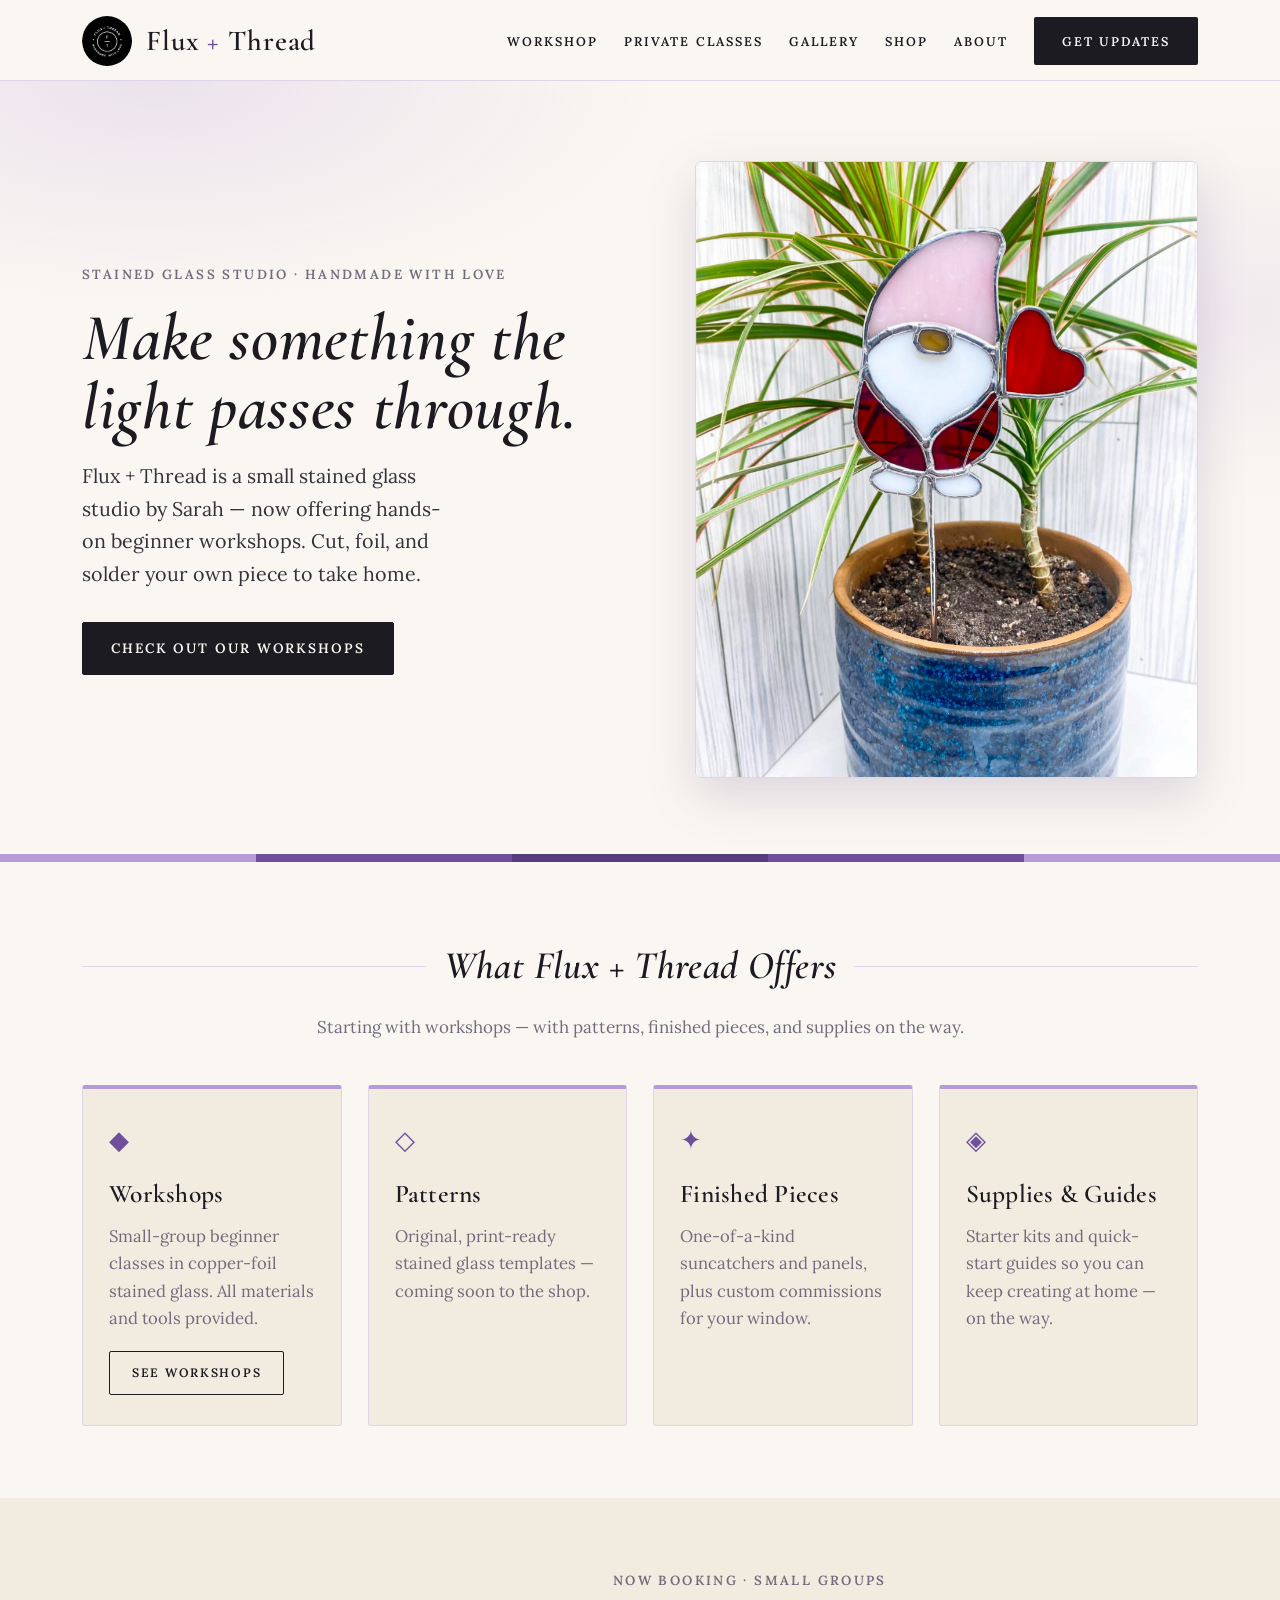
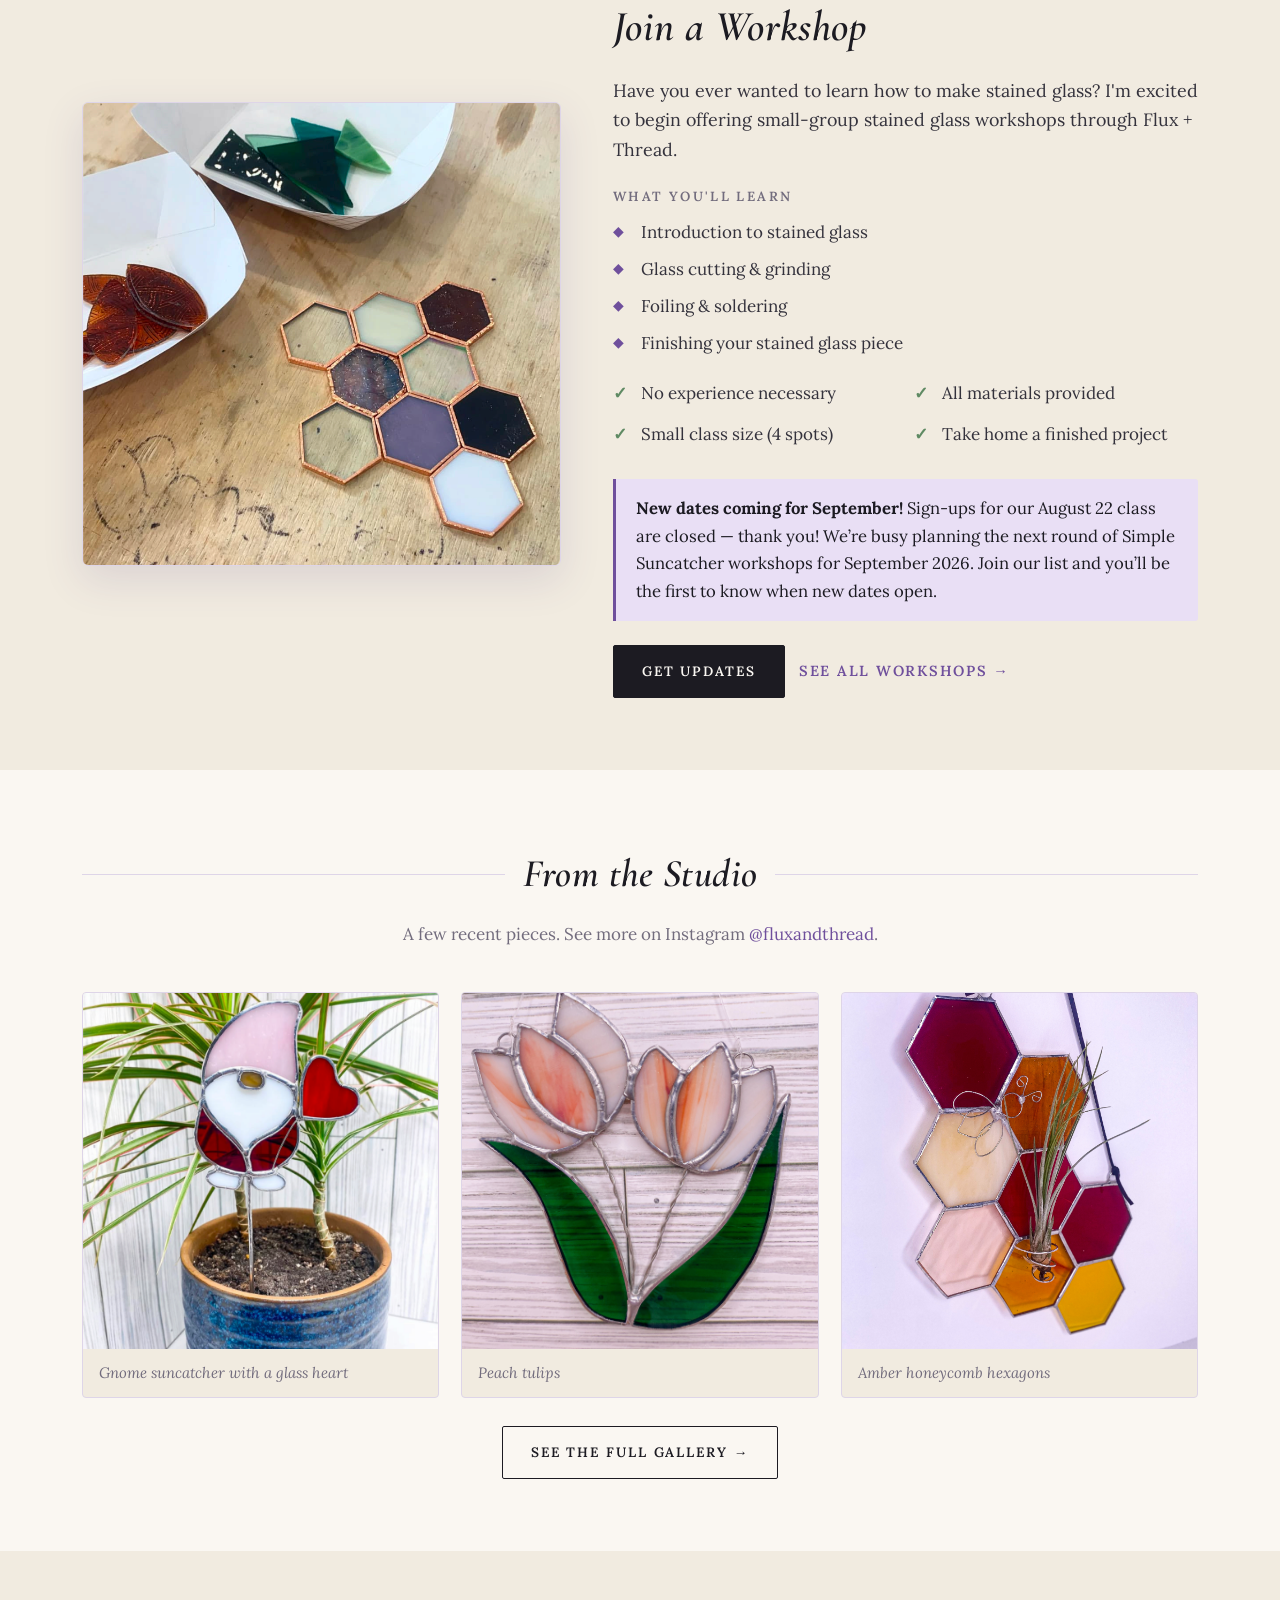
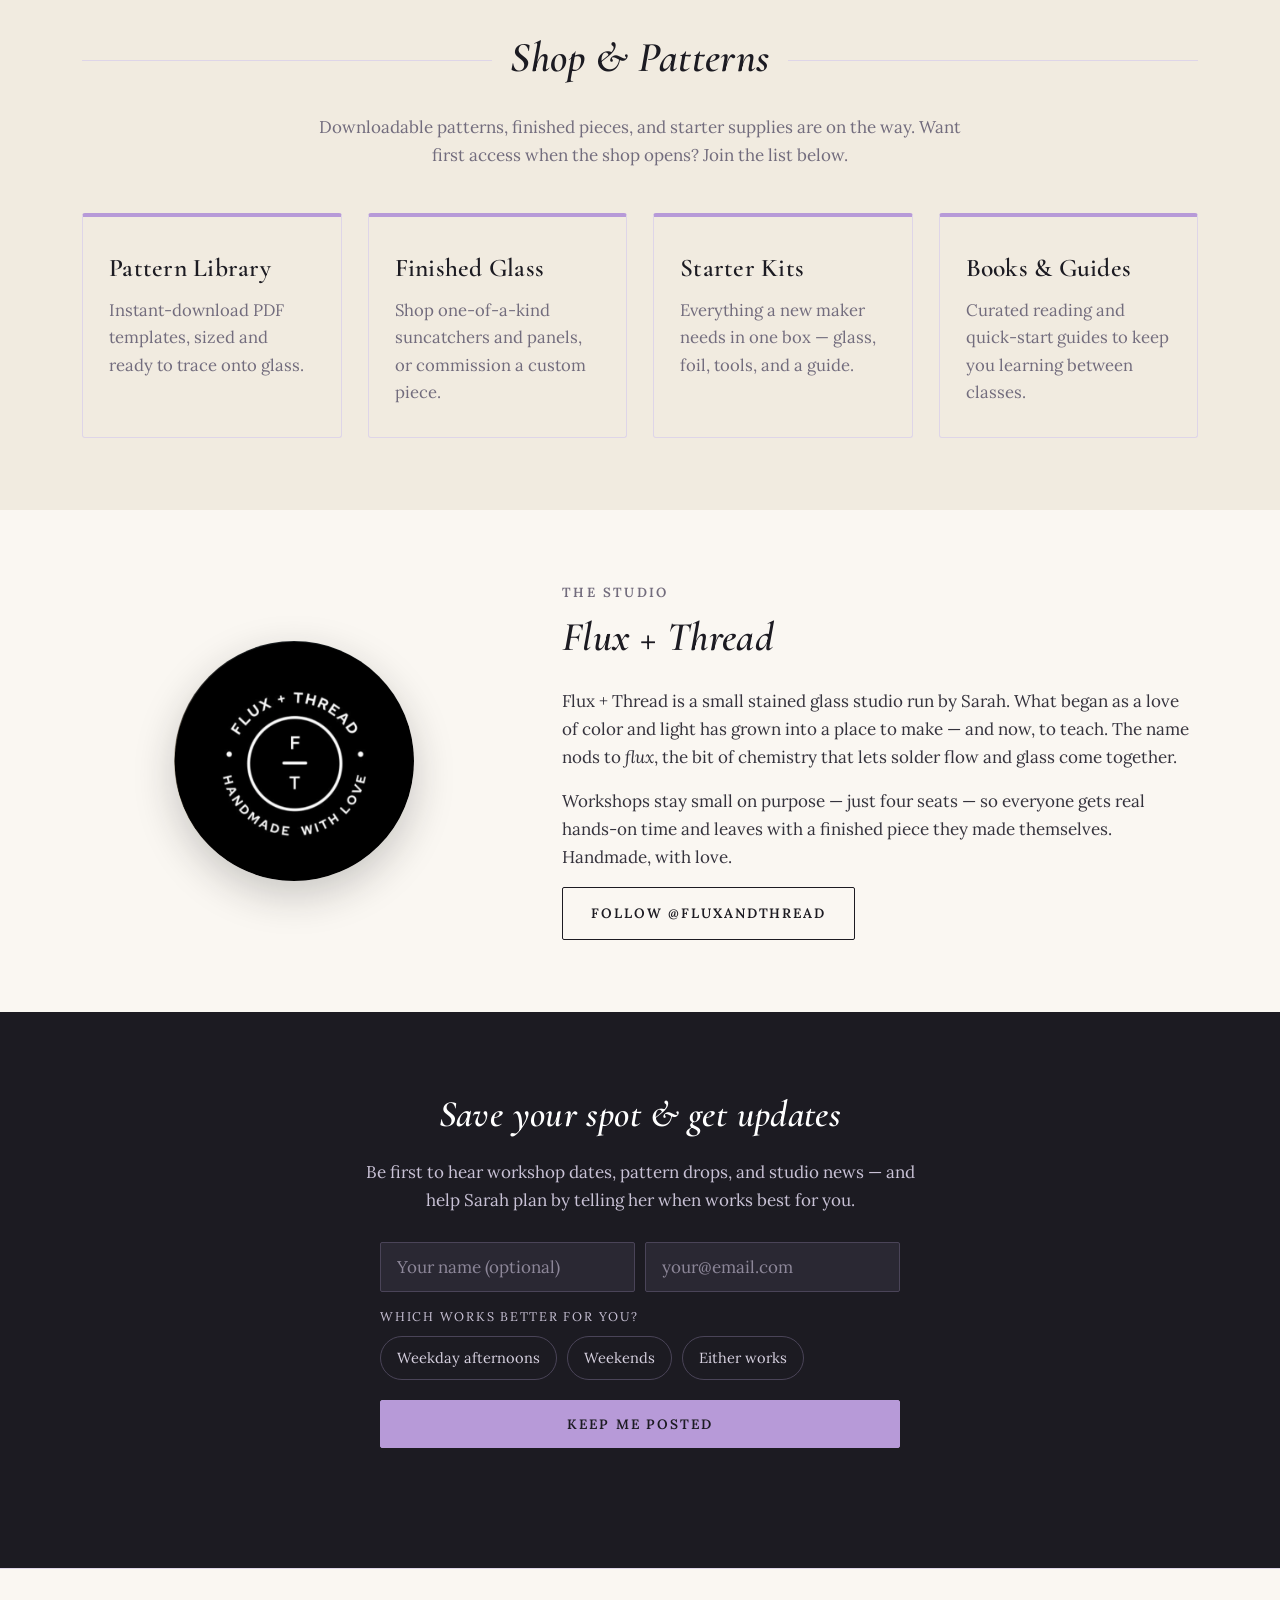
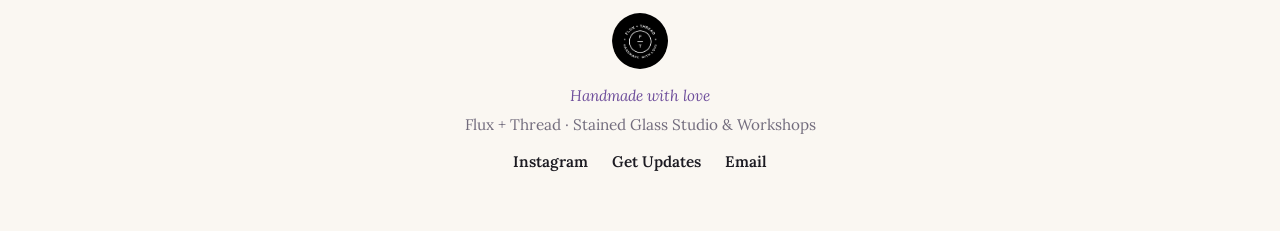
<file: index.html>
<!DOCTYPE html>
<html lang="en">
<head>
<meta charset="UTF-8">
<meta name="viewport" content="width=device-width, initial-scale=1.0">
<title>Flux + Thread — Stained Glass Studio &amp; Workshops</title>
<meta name="description" content="Flux + Thread is a stained glass studio by Sarah. Small-group beginner workshops, handmade suncatchers and panels. No experience necessary — handmade with love.">
<link rel="icon" type="image/png" href="Images/logo-badge.png">
<link rel="apple-touch-icon" href="Images/logo-badge.png">
<meta property="og:type" content="website">
<meta property="og:site_name" content="Flux + Thread">
<meta property="og:title" content="Flux + Thread — Stained Glass Studio &amp; Workshops">
<meta property="og:description" content="A stained glass studio by Sarah — small-group beginner workshops, handmade suncatchers and panels. No experience necessary; handmade with love.">
<meta property="og:image" content="https://fluxandthread.com/Images/share-card.png">
<meta property="og:url" content="https://fluxandthread.com/">
<meta name="twitter:card" content="summary_large_image">
<meta name="twitter:image" content="https://fluxandthread.com/Images/share-card.png">
<link rel="preconnect" href="https://fonts.googleapis.com">
<link rel="preconnect" href="https://fonts.gstatic.com" crossorigin>
<link href="https://fonts.googleapis.com/css2?family=Cormorant+Garamond:ital,wght@0,500;0,600;1,500;1,600&family=Lora:ital,wght@0,400;0,600;0,700;1,400&display=swap" rel="stylesheet">
<link rel="stylesheet" href="styles.css">
</head>
<body>

<header class="site-header">
  <div class="container">
    <a href="index.html" class="brand">
      <img src="Images/logo-badge.png" alt="Flux + Thread logo">
      <span class="wordmark">Flux <span class="plus">+</span> Thread</span>
    </a>
    <nav class="site-nav">
      <a href="workshops.html">Workshop</a>
      <a href="private-classes.html">Private Classes</a>
      <a href="gallery.html">Gallery</a>
      <a href="#shop">Shop</a>
      <a href="about.html">About</a>
      <a href="#signup" class="btn">Get Updates</a>
    </nav>
  </div>
</header>

<main>

  <!-- ============ HERO ============ -->
  <section class="hero">
    <div class="container">
      <div>
        <div class="smallcaps eyebrow">Stained Glass Studio &middot; Handmade with love</div>
        <h1 class="hero-title">Make something the light passes through.</h1>
        <p class="hero-tagline">
          Flux + Thread is a small stained glass studio by Sarah &mdash; now offering hands-on
          beginner workshops. Cut, foil, and solder your own piece to take home.
        </p>
        <div class="hero-cta">
          <a href="workshops.html" class="btn">Check Out Our Workshops</a>
        </div>
      </div>
      <div class="hero-figure">
        <img src="Images/gnome.png" alt="Handmade stained glass gnome suncatcher in a plant pot">
      </div>
    </div>
  </section>
  <div class="glass-bar"><span class="c1"></span><span class="c2"></span><span class="c3"></span><span class="c4"></span><span class="c5"></span></div>

  <!-- ============ OFFERINGS ============ -->
  <section id="offer">
    <div class="container">
      <div class="section-rule"><h2>What Flux + Thread Offers</h2></div>
      <p class="section-sub">Starting with workshops &mdash; with patterns, finished pieces, and supplies on the way.</p>
      <div class="offer-grid">
        <div class="offer-card">
          <span class="ic">&#9670;</span>
          <h3>Workshops</h3>
          <p>Small-group beginner classes in copper-foil stained glass. All materials and tools provided.</p>
          <a href="workshops.html" class="btn btn-ghost card-cta">See Workshops</a>
        </div>
        <div class="offer-card">
          <span class="ic">&#9671;</span>
          <h3>Patterns</h3>
          <p>Original, print-ready stained glass templates &mdash; coming soon to the shop.</p>
        </div>
        <div class="offer-card">
          <span class="ic">&#10022;</span>
          <h3>Finished Pieces</h3>
          <p>One-of-a-kind suncatchers and panels, plus custom commissions for your window.</p>
        </div>
        <div class="offer-card">
          <span class="ic">&#9672;</span>
          <h3>Supplies &amp; Guides</h3>
          <p>Starter kits and quick-start guides so you can keep creating at home &mdash; on the way.</p>
        </div>
      </div>
    </div>
  </section>

  <!-- ============ FEATURED WORKSHOP (from the flyer) ============ -->
  <section id="workshop" class="workshop">
    <div class="container">
      <div class="grid">
        <div class="photo">
          <img src="Images/inprocess-diamonds.png" alt="Copper-foiled stained glass hexagons in progress, with cut glass pieces">
        </div>
        <div>
          <div class="smallcaps">Now Booking &middot; Small Groups</div>
          <h2>Join a Workshop</h2>
          <p class="lead-in">
            Have you ever wanted to learn how to make stained glass? I'm excited to begin offering
            small-group stained glass workshops through Flux + Thread.
          </p>

          <div class="smallcaps learn-title">What you'll learn</div>
          <ul class="learn-list">
            <li>Introduction to stained glass</li>
            <li>Glass cutting &amp; grinding</li>
            <li>Foiling &amp; soldering</li>
            <li>Finishing your stained glass piece</li>
          </ul>

          <ul class="perk-list">
            <li>No experience necessary</li>
            <li>All materials provided</li>
            <li>Small class size (4 spots)</li>
            <li>Take home a finished project</li>
          </ul>

          <div class="note">
            <strong>New dates coming for September!</strong> Sign-ups for our August 22 class are
            closed &mdash; thank you! We&rsquo;re busy planning the next round of Simple Suncatcher
            workshops for September 2026. Join our list and you&rsquo;ll be the first to know when
            new dates open.
          </div>

          <div class="cta-row">
            <a href="index.html#signup" class="btn">Get Updates</a>
            <a href="workshops.html" class="flyer-link">See all workshops &rarr;</a>
          </div>
        </div>
      </div>
    </div>
  </section>

  <!-- ============ GALLERY ============ -->
  <section id="gallery">
    <div class="container">
      <div class="section-rule"><h2>From the Studio</h2></div>
      <p class="section-sub">A few recent pieces. See more on Instagram <a href="https://www.instagram.com/fluxandthread/" target="_blank" rel="noopener">@fluxandthread</a>.</p>
      <div class="gallery-grid">
        <figure>
          <img src="Images/gnome.png" alt="Stained glass gnome suncatcher with a heart">
          <figcaption>Gnome suncatcher with a glass heart</figcaption>
        </figure>
        <figure>
          <img src="Images/tulips.jpg" alt="Two peach tulips with green leaves, in stained glass" loading="lazy">
          <figcaption>Peach tulips</figcaption>
        </figure>
        <figure>
          <img src="Images/amber-honeycomb.jpg" alt="Honeycomb hexagon suncatcher in amber, burgundy and pink glass" loading="lazy">
          <figcaption>Amber honeycomb hexagons</figcaption>
        </figure>
      </div>
      <div class="gallery-more">
        <a href="gallery.html" class="btn btn-ghost">See the full gallery &rarr;</a>
      </div>
    </div>
  </section>

  <!-- ============ SHOP teaser ============ -->
  <section id="shop" class="workshop">
    <div class="container">
      <div class="section-rule"><h2>Shop &amp; Patterns</h2></div>
      <p class="section-sub">
        Downloadable patterns, finished pieces, and starter supplies are on the way.
        Want first access when the shop opens? Join the list below.
      </p>
      <div class="offer-grid">
        <div class="offer-card"><h3>Pattern Library</h3><p>Instant-download PDF templates, sized and ready to trace onto glass.</p></div>
        <div class="offer-card"><h3>Finished Glass</h3><p>Shop one-of-a-kind suncatchers and panels, or commission a custom piece.</p></div>
        <div class="offer-card"><h3>Starter Kits</h3><p>Everything a new maker needs in one box &mdash; glass, foil, tools, and a guide.</p></div>
        <div class="offer-card"><h3>Books &amp; Guides</h3><p>Curated reading and quick-start guides to keep you learning between classes.</p></div>
      </div>
    </div>
  </section>

  <!-- ============ ABOUT ============ -->
  <section id="about">
    <div class="container">
      <div class="about">
        <div class="mark"><img src="Images/logo-badge.png" alt="Flux + Thread — handmade with love"></div>
        <div>
          <div class="smallcaps">The Studio</div>
          <h2>Flux + Thread</h2>
          <p>
            Flux + Thread is a small stained glass studio run by Sarah. What began as a love of
            color and light has grown into a place to make &mdash; and now, to teach. The name
            nods to <em>flux</em>, the bit of chemistry that lets solder flow and glass come together.
          </p>
          <p>
            Workshops stay small on purpose &mdash; just four seats &mdash; so everyone gets real
            hands-on time and leaves with a finished piece they made themselves. Handmade, with love.
          </p>
          <a href="https://www.instagram.com/fluxandthread/" target="_blank" rel="noopener" class="btn btn-ghost">Follow @fluxandthread</a>
        </div>
      </div>
    </div>
  </section>

  <!-- ============ SIGNUP BAND ============ -->
  <section id="signup" class="band">
    <div class="container">
      <h2>Save your spot &amp; get updates</h2>
      <p>
        Be first to hear workshop dates, pattern drops, and studio news &mdash; and help Sarah
        plan by telling her when works best for you.
      </p>
      <form id="signup-form" class="signup">
        <!-- Web3Forms: free form-to-email. Paste the access key below to go live. -->
        <input type="hidden" name="access_key" value="7c79ef98-6a4b-4696-a94f-9fb109ec653f">
        <input type="hidden" name="subject" value="New Flux + Thread workshop signup">
        <input type="hidden" name="from_name" value="Flux + Thread website">
        <!-- honeypot (hidden from people, catches bots) -->
        <input type="checkbox" name="botcheck" tabindex="-1" autocomplete="off" style="display:none">

        <div class="field-row">
          <input type="text" name="name" placeholder="Your name (optional)" aria-label="Your name">
          <input type="email" name="email" placeholder="your@email.com" aria-label="Email address" required>
        </div>

        <fieldset class="timing">
          <legend>Which works better for you?</legend>
          <label><input type="radio" name="timing_preference" value="Weekday afternoons"><span>Weekday afternoons</span></label>
          <label><input type="radio" name="timing_preference" value="Weekends"><span>Weekends</span></label>
          <label><input type="radio" name="timing_preference" value="Either works"><span>Either works</span></label>
        </fieldset>

        <button type="submit" class="btn">Keep Me Posted</button>
        <p id="signup-status" class="signup-status" role="status" aria-live="polite"></p>
      </form>
    </div>
  </section>

</main>

<footer class="site-footer">
  <div class="container">
    <img src="Images/logo-badge.png" alt="Flux + Thread logo">
    <div class="tag">Handmade with love</div>
    <div>Flux + Thread &middot; Stained Glass Studio &amp; Workshops</div>
    <div class="social">
      <a href="https://www.instagram.com/fluxandthread/" target="_blank" rel="noopener">Instagram</a>
      <a href="#signup">Get Updates</a>
      <a href="mailto:hello@fluxandthread.com">Email</a>
    </div>
  </div>
</footer>

<script>
(function () {
  var form = document.getElementById('signup-form');
  if (!form) return;
  var statusEl = document.getElementById('signup-status');
  function setStatus(msg, kind) { statusEl.textContent = msg; statusEl.className = 'signup-status show ' + (kind || ''); }

  form.addEventListener('submit', function (e) {
    e.preventDefault();
    var key = form.elements['access_key'].value;
    // Not yet activated: don't fail loudly — thank them and move on.
    if (!key || key.indexOf('PASTE') !== -1) {
      setStatus('Thanks! Sign-up goes live in just a moment — please check back soon.', 'pending');
      return;
    }
    setStatus('Sending…', '');
    fetch('https://api.web3forms.com/submit', { method: 'POST', body: new FormData(form) })
      .then(function (r) { return r.json(); })
      .then(function (j) {
        if (j.success) {
          form.reset();
          setStatus('🎉 You’re on the list! Sarah will be in touch with workshop dates.', 'ok');
        } else {
          setStatus('That didn’t go through. Please try again, or email hello@fluxandthread.com.', 'err');
        }
      })
      .catch(function () { setStatus('Network hiccup — please try again in a moment.', 'err'); });
  });
})();
</script>

</body>
</html>
</file>
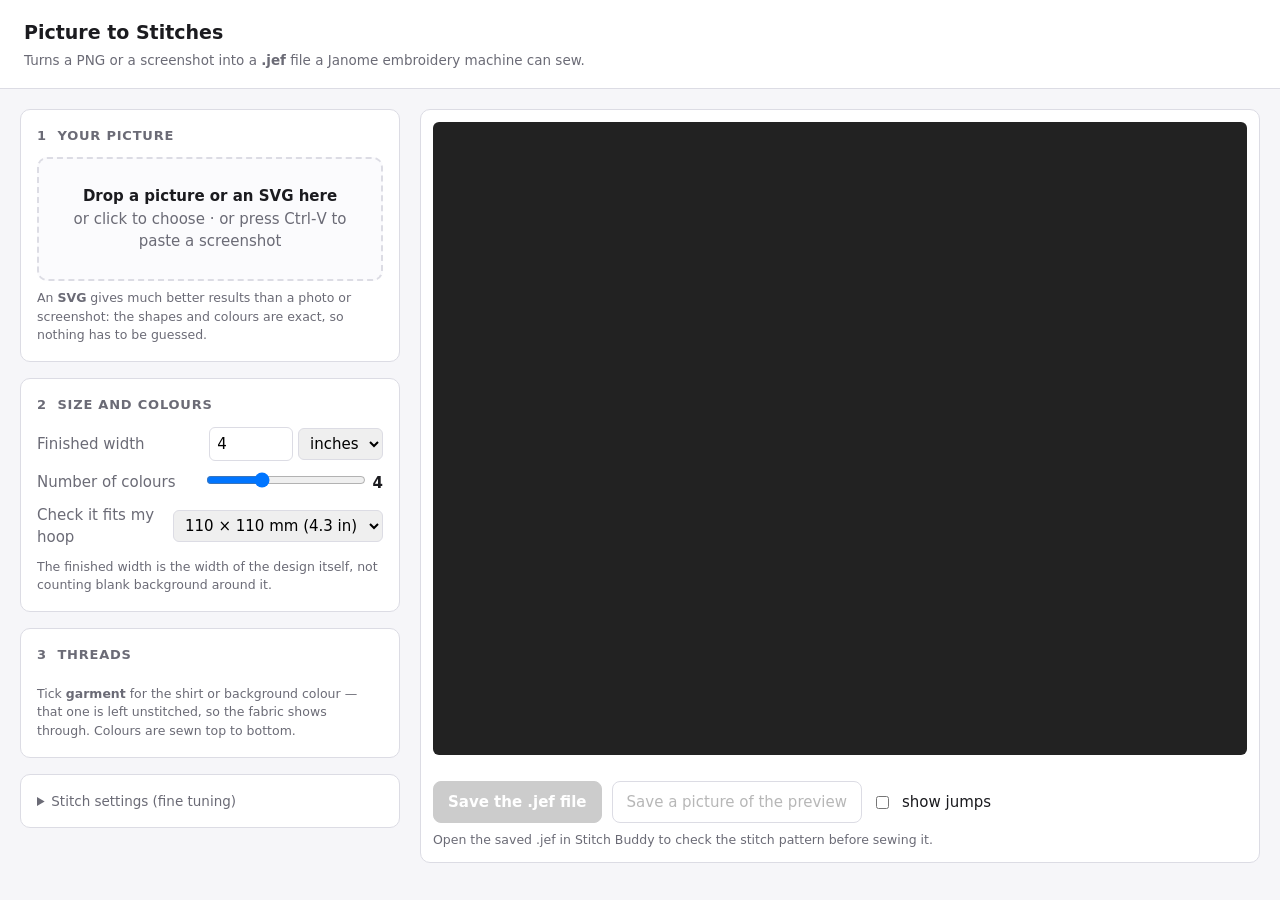
<file: digitizing/index.html>
<!DOCTYPE html>
<html lang="en">
<head>
<meta charset="utf-8">
<meta name="robots" content="noindex, nofollow">
<meta name="viewport" content="width=device-width, initial-scale=1">
<title>Picture to Stitches — Janome .jef maker</title>
<style>
  :root {
    --ink: #1b1b1f; --muted: #6b6b76; --line: #dcdce4;
    --bg: #f6f6f9; --card: #ffffff; --accent: #c25a2b; --warn: #8a5a00;
    --warnbg: #fff6e0; --errbg: #fdecec; --err: #a32020;
  }
  * { box-sizing: border-box; }
  body { margin: 0; background: var(--bg); color: var(--ink);
         font: 15px/1.5 "Segoe UI", system-ui, -apple-system, sans-serif; }
  header { padding: 18px 24px; background: var(--card); border-bottom: 1px solid var(--line); }
  header h1 { margin: 0; font-size: 19px; font-weight: 650; }
  header p  { margin: 3px 0 0; color: var(--muted); font-size: 13.5px; }
  main { display: grid; grid-template-columns: 380px 1fr; gap: 20px; padding: 20px; align-items: start; }
  @media (max-width: 900px) { main { grid-template-columns: 1fr; } }

  .card { background: var(--card); border: 1px solid var(--line); border-radius: 10px; padding: 16px; margin-bottom: 16px; }
  .card h2 { margin: 0 0 12px; font-size: 13px; text-transform: uppercase; letter-spacing: .06em; color: var(--muted); font-weight: 650; }

  #drop { border: 2px dashed var(--line); border-radius: 10px; padding: 26px 16px; text-align: center;
          color: var(--muted); cursor: pointer; background: #fbfbfd; }
  #drop.hot { border-color: var(--accent); background: #fff4ee; color: var(--ink); }
  #drop b { color: var(--ink); }

  label.row { display: flex; align-items: center; justify-content: space-between; gap: 10px; margin: 9px 0; }
  label.row > span:first-child { color: var(--muted); }
  input[type=number] { width: 84px; padding: 5px 7px; border: 1px solid var(--line); border-radius: 6px; font: inherit; }
  input[type=range] { width: 160px; }
  select { padding: 5px 7px; border: 1px solid var(--line); border-radius: 6px; font: inherit; max-width: 210px; }
  button { font: inherit; padding: 9px 14px; border-radius: 8px; border: 1px solid var(--line);
           background: #fff; cursor: pointer; }
  button:hover { border-color: #b9b9c6; }
  button.primary { background: var(--accent); border-color: var(--accent); color: #fff; font-weight: 600; }
  button.primary:disabled { background: #ccc; border-color: #ccc; cursor: not-allowed; }
  details summary { cursor: pointer; color: var(--muted); font-size: 13.5px; }
  details[open] summary { margin-bottom: 8px; }

  table.colours { width: 100%; border-collapse: collapse; }
  table.colours td { padding: 5px 4px; vertical-align: middle; border-bottom: 1px solid #f0f0f4; }
  .sw { width: 26px; height: 26px; border-radius: 5px; border: 1px solid rgba(0,0,0,.18); display: block; }
  .ord { color: var(--muted); font-variant-numeric: tabular-nums; font-size: 12.5px; width: 18px; }

  #stage { background: var(--card); border: 1px solid var(--line); border-radius: 10px; padding: 12px; }
  #cv { width: 100%; height: auto; border-radius: 6px; display: block; background: #222; }
  .stats { display: flex; flex-wrap: wrap; gap: 8px 22px; margin-top: 12px; }
  .stat b { display: block; font-size: 20px; font-variant-numeric: tabular-nums; }
  .stat span { color: var(--muted); font-size: 12.5px; }

  .note { padding: 9px 11px; border-radius: 7px; margin: 7px 0; font-size: 13.5px;
          background: var(--warnbg); color: var(--warn); }
  .note.bad { background: var(--errbg); color: var(--err); }
  .note .dot { display: inline-block; width: 10px; height: 10px; border-radius: 3px;
               margin-right: 6px; vertical-align: -1px; border: 1px solid rgba(0,0,0,.2); }
  .hint { color: var(--muted); font-size: 12.5px; margin-top: 8px; }
  .match { font-size: 11.5px; margin-top: 2px; }
  .match.good { color: #2b7a3f; }
  .match.fair { color: var(--warn); }
  .match.poor { color: var(--err); font-weight: 600; }
  #busy { display: none; color: var(--accent); font-size: 13.5px; margin-top: 8px; }
  #busy.on { display: block; }
</style>
</head>
<body>

<header>
  <h1>Picture to Stitches</h1>
  <p>Turns a PNG or a screenshot into a <b>.jef</b> file a Janome embroidery machine can sew.</p>
</header>

<main>
  <!-- ------------------------- left: controls ------------------------- -->
  <div>
    <div class="card">
      <h2>1 &nbsp;Your picture</h2>
      <div id="drop">
        <b>Drop a picture or an SVG here</b><br>or click to choose &middot; or press Ctrl&#8209;V to paste a screenshot
      </div>
      <input type="file" id="file" accept="image/*,.svg,image/svg+xml" hidden>
      <div class="hint" id="imginfo"></div>
      <div class="hint">An <b>SVG</b> gives much better results than a photo or screenshot:
        the shapes and colours are exact, so nothing has to be guessed.</div>
    </div>

    <div class="card">
      <h2>2 &nbsp;Size and colours</h2>
      <label class="row">
        <span>Finished width</span>
        <span><input type="number" id="w" value="4" min="0.4" step="0.1"> <select id="unit">
          <option value="in" selected>inches</option><option value="mm">mm</option></select></span>
      </label>
      <label class="row"><span>Number of colours</span>
        <span><input type="range" id="k" min="2" max="8" value="4"> <b id="kv">4</b></span></label>
      <label class="row"><span>Check it fits my hoop</span>
        <select id="hoop">
          <option value="50,50">50 &times; 50 mm (2 in)</option>
          <option value="110,110" selected>110 &times; 110 mm (4.3 in)</option>
          <option value="126,110">126 &times; 110 mm</option>
          <option value="140,200">140 &times; 200 mm (5.5 &times; 7.9 in)</option>
          <option value="200,200">200 &times; 200 mm (7.9 in)</option>
          <option value="230,300">230 &times; 300 mm (9 &times; 11.8 in)</option>
        </select></label>
      <div class="hint">The finished width is the width of the design itself, not counting
        blank background around it.</div>
    </div>

    <div class="card">
      <h2>3 &nbsp;Threads</h2>
      <table class="colours"><tbody id="clist"></tbody></table>
      <div class="hint">Tick <b>garment</b> for the shirt or background colour — that one is left
        unstitched, so the fabric shows through. Colours are sewn top to bottom.</div>
    </div>

    <div class="card">
      <details>
        <summary>Stitch settings (fine tuning)</summary>
        <label class="row"><span>Fill density</span>
          <span><input type="range" id="dens" min="30" max="70" value="40"> <b id="densv">0.40</b> mm</span></label>
        <label class="row"><span>Longest stitch</span>
          <span><input type="number" id="maxst" value="4" min="1" max="12" step="0.5"> mm</span></label>
        <label class="row"><span>Fill angle</span>
          <span><input type="number" id="ang" value="0" min="0" max="179" step="5">&deg;</span></label>
        <label class="row"><span>Underlay (stops puckering)</span><input type="checkbox" id="under" checked></label>
        <label class="row"><span>Smooth bands on narrow shapes &amp; thick lines</span><input type="checkbox" id="satin" checked></label>
        <label class="row"><span>Widest smooth band</span>
          <span><input type="number" id="satmax" value="7" min="2" max="10" step="0.5"> mm</span></label>
        <label class="row"><span>Outline each shape</span><input type="checkbox" id="outl" checked></label>
        <label class="row"><span>Drawn line weight</span>
          <select id="linew">
            <option value="1" selected>Fine &mdash; one pass</option>
            <option value="3">Bold &mdash; three passes</option>
            <option value="5">Extra bold &mdash; five passes</option>
          </select></label>
        <label class="row"><span>Longest stitch along a line</span>
          <span><input type="number" id="linestep" value="2" min="1" max="5" step="0.25"> mm</span></label>
        <label class="row"><span>Trim thread on long jumps</span><input type="checkbox" id="trim" checked></label>
        <label class="row"><span>Colour overlap</span>
          <span><input type="number" id="ovl" value="0.3" min="0" max="1.5" step="0.05"> mm</span></label>
        <div class="hint">Lower density number = more thread and a solider look. Overlap stops
          gaps of bare fabric showing between two colours.</div>
        <div class="hint">A drawn line is walked with a <b>longer stitch on the straights and a
          shorter one round bends</b>, so curves come out smooth without wasting thread. Extra
          passes sew the line back and forth over itself &mdash; this is &ldquo;bean stitch&rdquo;,
          what bought single-line embroidery fonts use to make a thin line read solidly. Each
          pass is offset slightly so the needle does not punch the same hole over and over.</div>
        <div class="hint">A <b>smooth band</b> is what proper embroidery uses for lettering,
          thin shapes and thick outlines: the thread crosses the shape instead of filling it
          in rows, so it comes out glossy rather than flat. Only shapes that really are a
          simple band are done this way &mdash; anything else is filled as before. Shapes
          wider than the figure above are filled too, because one stitch that long would
          snag.</div>
      </details>
    </div>
  </div>

  <!-- -------------------------- right: preview ------------------------- -->
  <div>
    <div id="stage">
      <canvas id="cv" width="900" height="700"></canvas>
      <div class="stats" id="stats"></div>
      <div id="busy">Working out the stitches&hellip;</div>
      <div id="notes"></div>
      <div style="margin-top:14px; display:flex; gap:10px; flex-wrap:wrap; align-items:center">
        <button class="primary" id="save" disabled>Save the .jef file</button>
        <button id="savepng" disabled>Save a picture of the preview</button>
        <label class="row" style="margin:0"><input type="checkbox" id="showjump"> <span>show jumps</span></label>
      </div>
      <div class="hint">Open the saved .jef in Stitch Buddy to check the stitch pattern before
        sewing it.</div>
    </div>
  </div>
</main>

<script>
/* stitcher.js, inlined */
/* stitcher.js — turn a PNG / screenshot into a Janome .jef embroidery file.
 *
 * Pure logic: no DOM, no dependencies. Loads as a plain <script> in the
 * browser (file:// works) and as a CommonJS module in Node for the tests.
 *
 * Geometry is in MILLIMETRES throughout. The .jef file format stores
 * 1/10 mm integers, and that conversion happens only in encodeJEF().
 *
 * Format reference: pyembroidery's JefWriter.py / JefReader.py.
 */
(function (root) {
'use strict';

/* ------------------------------------------------------------------ *
 * Janome thread palette. The array index IS the number written into
 * the .jef colour table, so the order here must not be disturbed.
 * Index 0 is the "no thread / stop" placeholder.
 * ------------------------------------------------------------------ */
var JEF_THREADS = [
  null,
  [0x000000, "Black", "002"],
  [0xFFFFFF, "White", "001"],
  [0xFFFF17, "Yellow", "204"],
  [0xFF6600, "Orange", "203"],
  [0x2F5933, "Olive Green", "219"],
  [0x237336, "Green", "226"],
  [0x65C2C8, "Sky", "217"],
  [0xAB5A96, "Purple", "208"],
  [0xF669A0, "Pink", "201"],
  [0xFF0000, "Red", "225"],
  [0xB1704E, "Brown", "214"],
  [0x0B2F84, "Blue", "207"],
  [0xE4C35D, "Gold", "003"],
  [0x481A05, "Dark Brown", "205"],
  [0xAC9CC7, "Pale Violet", "209"],
  [0xFCF294, "Pale Yellow", "210"],
  [0xF999B7, "Pale Pink", "211"],
  [0xFAB381, "Peach", "212"],
  [0xC9A480, "Beige", "213"],
  [0x970533, "Wine Red", "215"],
  [0xA0B8CC, "Pale Sky", "216"],
  [0x7FC21C, "Yellow Green", "218"],
  [0xE5E5E5, "Silver Gray", "220"],
  [0x889B9B, "Gray", "221"],
  [0x98D6BD, "Pale Aqua", "227"],
  [0xB2E1E3, "Baby Blue", "228"],
  [0x368BA0, "Powder Blue", "229"],
  [0x4F83AB, "Bright Blue", "230"],
  [0x386A91, "Slate Blue", "231"],
  [0x071650, "Navy Blue", "232"],
  [0xF999A2, "Salmon Pink", "233"],
  [0xF9676B, "Coral", "234"],
  [0xE3311F, "Burnt Orange", "235"],
  [0xE2A188, "Cinnamon", "236"],
  [0xB59474, "Umber", "237"],
  [0xE4CF99, "Blond", "238"],
  [0xFFCB00, "Sunflower", "239"],
  [0xE1ADD4, "Orchid Pink", "240"],
  [0xC3007E, "Peony Purple", "241"],
  [0x80004B, "Burgundy", "242"],
  [0x540571, "Royal Purple", "243"],
  [0xB10525, "Cardinal Red", "244"],
  [0xCAE0C0, "Opal Green", "245"],
  [0x899856, "Moss Green", "246"],
  [0x5C941A, "Meadow Green", "247"],
  [0x003114, "Dark Green", "248"],
  [0x5DAE94, "Aquamarine", "249"],
  [0x4CBF8F, "Emerald Green", "250"],
  [0x007772, "Peacock Green", "251"],
  [0x595B61, "Dark Gray", "252"],
  [0xFFFFF2, "Ivory White", "253"],
  [0xB15818, "Hazel", "254"],
  [0xCB8A07, "Toast", "255"],
  [0x986C80, "Salmon", "256"],
  [0x98692D, "Cocoa Brown", "257"],
  [0x4D3419, "Sienna", "258"],
  [0x4C330B, "Sepia", "259"],
  [0x33200A, "Dark Sepia", "260"],
  [0x523A97, "Violet Blue", "261"],
  [0x0D217E, "Blue Ink", "262"],
  [0x1E77AC, "Sola Blue", "263"],
  [0xB2DD53, "Green Dust", "264"],
  [0xF33689, "Crimson", "265"],
  [0xDE649E, "Floral Pink", "266"],
  [0x984161, "Wine", "267"],
  [0x4C5612, "Olive Drab", "268"],
  [0x4C881F, "Meadow", "269"],
  [0xE4DE79, "Mustard", "270"],
  [0xCB8A1A, "Yellow Ocher", "271"],
  [0xCBA21C, "Old Gold", "272"],
  [0xFF9805, "Honey Dew", "273"],
  [0xFCB257, "Tangerine", "274"],
  [0xFFE505, "Canary Yellow", "275"],
  [0xF0331F, "Vermilion", "202"],
  [0x1A842D, "Bright Green", "206"],
  [0x386CAE, "Ocean Blue", "222"],
  [0xE3C4B4, "Beige Gray", "223"],
  [0xE3AC81, "Bamboo", "224"],];

/* ---------------------------- colour ------------------------------ */

/* "Redmean" distance — a cheap approximation of perceived colour
 * difference. Much better than raw RGB for picking a thread. */
function colourDist(r1, g1, b1, r2, g2, b2) {
  var rm = (r1 + r2) / 2;
  var dr = r1 - r2, dg = g1 - g2, db = b1 - b2;
  return (2 + rm / 256) * dr * dr + 4 * dg * dg + (2 + (255 - rm) / 256) * db * db;
}

/* CIE Lab, used for matching a colour to a real spool of thread.
 * Redmean is fine for grouping pixels but picks visibly wrong threads
 * for pale colours, so thread choice goes through Lab instead. */
function srgbToLab(r, g, b) {
  function lin(c) { c /= 255; return c <= 0.04045 ? c / 12.92 : Math.pow((c + 0.055) / 1.055, 2.4); }
  var R = lin(r), G = lin(g), B = lin(b);
  var X = (R * 0.4124 + G * 0.3576 + B * 0.1805) / 0.95047;
  var Y = (R * 0.2126 + G * 0.7152 + B * 0.0722);
  var Z = (R * 0.0193 + G * 0.1192 + B * 0.9505) / 1.08883;
  function f(t) { return t > 0.008856 ? Math.cbrt(t) : (7.787 * t + 16 / 116); }
  var fx = f(X), fy = f(Y), fz = f(Z);
  return [116 * fy - 16, 500 * (fx - fy), 200 * (fy - fz)];
}

var THREAD_LAB = JEF_THREADS.map(function (t) {
  if (!t) return null;
  var c = t[0];
  return srgbToLab((c >> 16) & 255, (c >> 8) & 255, c & 255);
});

function labDist(lab, i) {
  var t = THREAD_LAB[i];
  var dl = lab[0] - t[0], da = lab[1] - t[1], db = lab[2] - t[2];
  return dl * dl + da * da + db * db;
}

/* Nearest Janome thread for an [r,g,b]. Index 0 is the empty slot and
 * is never returned. `exclude` skips a slot already spoken for. */
function nearestThread(rgb, exclude) {
  var lab = srgbToLab(rgb[0], rgb[1], rgb[2]);
  var best = 1, bestD = Infinity;
  for (var i = 1; i < JEF_THREADS.length; i++) {
    if (exclude !== undefined && i === exclude) continue;
    var d = labDist(lab, i);
    if (d < bestD) { bestD = d; best = i; }
  }
  return best;
}

/* How far a colour is from a given thread, as CIE deltaE. Rough guide:
 * under 5 is all but indistinguishable, under 12 reads as the same colour,
 * past ~18 it is visibly a different colour and worth choosing by hand. */
function threadDistance(rgb, index) {
  return Math.sqrt(labDist(srgbToLab(rgb[0], rgb[1], rgb[2]), index));
}

function matchQuality(deltaE) {
  if (deltaE < 6)  return { word: 'excellent match', level: 'good' };
  if (deltaE < 12) return { word: 'good match', level: 'good' };
  if (deltaE < 18) return { word: 'fair match', level: 'fair' };
  return { word: 'not close — pick a spool you own', level: 'poor' };
}

function threadInfo(i) {
  var t = JEF_THREADS[i], c = t[0];
  return { index: i, name: t[1], code: t[2], rgb: [(c >> 16) & 255, (c >> 8) & 255, c & 255] };
}

/* ------------------------- quantisation --------------------------- */
/* Screenshots and logos already contain few real colours; the rest is
 * anti-aliasing. So: histogram the image coarsely, take the most
 * popular well-separated colours as seeds, then refine with k-means.
 * That keeps the true flat colours and lets the soft edge pixels fall
 * to whichever side they are closer to. */

function quantise(img, k) {
  var w = img.width, h = img.height, data = img.data, n = w * h;
  var hist = new Map(), i, key;

  for (i = 0; i < n; i++) {
    if (data[i * 4 + 3] < 128) continue;             // transparent
    key = ((data[i * 4] >> 3) << 10) | ((data[i * 4 + 1] >> 3) << 5) | (data[i * 4 + 2] >> 3);
    hist.set(key, (hist.get(key) || 0) + 1);
  }

  var entries = Array.from(hist.entries()).sort(function (a, b) { return b[1] - a[1]; });
  var seeds = [];
  for (i = 0; i < entries.length && seeds.length < k; i++) {
    key = entries[i][0];
    var c = [((key >> 10) & 31) * 8 + 4, ((key >> 5) & 31) * 8 + 4, (key & 31) * 8 + 4];
    var far = true;
    for (var j = 0; j < seeds.length; j++) {
      if (colourDist(c[0], c[1], c[2], seeds[j][0], seeds[j][1], seeds[j][2]) < 3000) { far = false; break; }
    }
    if (far) seeds.push(c);
  }
  if (!seeds.length) seeds.push([0, 0, 0]);

  /* k-means, a handful of passes over a stride-sampled subset */
  var stride = Math.max(1, Math.floor(n / 120000));
  for (var pass = 0; pass < 8; pass++) {
    var sr = new Float64Array(seeds.length), sg = new Float64Array(seeds.length),
        sb = new Float64Array(seeds.length), sc = new Float64Array(seeds.length);
    for (i = 0; i < n; i += stride) {
      if (data[i * 4 + 3] < 128) continue;
      var r = data[i * 4], g = data[i * 4 + 1], b = data[i * 4 + 2];
      var bi = 0, bd = Infinity;
      for (j = 0; j < seeds.length; j++) {
        var d = colourDist(r, g, b, seeds[j][0], seeds[j][1], seeds[j][2]);
        if (d < bd) { bd = d; bi = j; }
      }
      sr[bi] += r; sg[bi] += g; sb[bi] += b; sc[bi]++;
    }
    for (j = 0; j < seeds.length; j++) {
      if (sc[j] > 0) seeds[j] = [sr[j] / sc[j], sg[j] / sc[j], sb[j] / sc[j]];
    }
  }
  seeds = seeds.map(function (s) { return [Math.round(s[0]), Math.round(s[1]), Math.round(s[2])]; });

  /* final full-resolution assignment */
  var labels = new Int32Array(n).fill(-1);
  var counts = new Int32Array(seeds.length);
  for (i = 0; i < n; i++) {
    if (data[i * 4 + 3] < 128) continue;
    var rr = data[i * 4], gg = data[i * 4 + 1], bb = data[i * 4 + 2];
    var best = 0, bestD = Infinity;
    for (j = 0; j < seeds.length; j++) {
      var dd = colourDist(rr, gg, bb, seeds[j][0], seeds[j][1], seeds[j][2]);
      if (dd < bestD) { bestD = dd; best = j; }
    }
    labels[i] = best; counts[best]++;
  }
  return { palette: seeds, labels: labels, counts: Array.from(counts), width: w, height: h };
}

/* Which cluster is the background / garment? Whatever dominates the
 * border of the image. Transparent borders count as "no thread" too. */
function guessBackground(q) {
  var w = q.width, h = q.height, tally = {}, i, lab;
  function bump(idx) { lab = q.labels[idx]; if (lab >= 0) tally[lab] = (tally[lab] || 0) + 1; }
  for (i = 0; i < w; i++) { bump(i); bump((h - 1) * w + i); }
  for (i = 0; i < h; i++) { bump(i * w); bump(i * w + w - 1); }
  var best = -1, bestN = -1;
  for (var key in tally) { if (tally[key] > bestN) { bestN = tally[key]; best = +key; } }
  return best;
}

/* A photographed garment is never one flat colour — folds and shadow
 * split it into several clusters, and any one left unticked gets sewn
 * as a dark blob. So everything close to the background colour counts
 * as background too. */
function backgroundGroup(q, primary, tol) {
  if (primary === undefined || primary < 0) primary = guessBackground(q);
  if (primary < 0) return [];
  tol = (tol === undefined) ? 14 : tol;
  var ref = srgbToLab.apply(null, q.palette[primary]);
  var group = [];
  for (var i = 0; i < q.palette.length; i++) {
    if (!q.counts[i]) continue;
    var lab = srgbToLab.apply(null, q.palette[i]);
    var d = Math.sqrt(Math.pow(lab[0]-ref[0],2) + Math.pow(lab[1]-ref[1],2) + Math.pow(lab[2]-ref[2],2));
    if (i === primary || d <= tol) group.push(i);
  }
  return group;
}

/* --------------------------- bitmap masks -------------------------- */

function maskFor(q, label) {
  var m = new Uint8Array(q.width * q.height);
  for (var i = 0; i < m.length; i++) m[i] = (q.labels[i] === label) ? 1 : 0;
  return m;
}

/* 3x3 square structuring element. `allow` (optional) restricts where
 * dilation may grow — we use it so colours may overlap each other but
 * never bleed outward onto the bare garment. */
function dilate(m, w, h, allow) {
  var o = new Uint8Array(m.length);
  for (var y = 0; y < h; y++) {
    for (var x = 0; x < w; x++) {
      var i = y * w + x;
      if (m[i]) { o[i] = 1; continue; }
      if (allow && !allow[i]) continue;
      var hit = 0;
      for (var dy = -1; dy <= 1 && !hit; dy++) {
        var yy = y + dy; if (yy < 0 || yy >= h) continue;
        for (var dx = -1; dx <= 1; dx++) {
          var xx = x + dx; if (xx < 0 || xx >= w) continue;
          if (m[yy * w + xx]) { hit = 1; break; }
        }
      }
      o[i] = hit;
    }
  }
  return o;
}

function erode(m, w, h) {
  var o = new Uint8Array(m.length);
  for (var y = 0; y < h; y++) {
    for (var x = 0; x < w; x++) {
      var i = y * w + x;
      if (!m[i]) { o[i] = 0; continue; }
      var all = 1;
      for (var dy = -1; dy <= 1 && all; dy++) {
        var yy = y + dy;
        for (var dx = -1; dx <= 1; dx++) {
          var xx = x + dx;
          /* outside the image counts as empty, so shapes pull back from
           * the border instead of clinging to it */
          if (xx < 0 || xx >= w || yy < 0 || yy >= h || !m[yy * w + xx]) { all = 0; break; }
        }
      }
      o[i] = all;
    }
  }
  return o;
}

function openMask(m, w, h, n) {
  var i;
  for (i = 0; i < n; i++) m = erode(m, w, h);
  for (i = 0; i < n; i++) m = dilate(m, w, h);
  return m;
}

function closeMask(m, w, h, n) {
  var i;
  for (i = 0; i < n; i++) m = dilate(m, w, h);
  for (i = 0; i < n; i++) m = erode(m, w, h);
  return m;
}

function erodeN(m, w, h, n) { for (var i = 0; i < n; i++) m = erode(m, w, h); return m; }
function dilateN(m, w, h, n, allow) { for (var i = 0; i < n; i++) m = dilate(m, w, h, allow); return m; }

/* Label 4-connected blobs and delete the ones below minPx. */
function dropSpecks(m, w, h, minPx) {
  var seen = new Uint8Array(m.length), out = new Uint8Array(m.length), stack = [];
  for (var s = 0; s < m.length; s++) {
    if (!m[s] || seen[s]) continue;
    var blob = [];
    stack.length = 0; stack.push(s); seen[s] = 1;
    while (stack.length) {
      var i = stack.pop(); blob.push(i);
      var x = i % w, y = (i - x) / w;
      if (x > 0     && m[i - 1] && !seen[i - 1]) { seen[i - 1] = 1; stack.push(i - 1); }
      if (x < w - 1 && m[i + 1] && !seen[i + 1]) { seen[i + 1] = 1; stack.push(i + 1); }
      if (y > 0     && m[i - w] && !seen[i - w]) { seen[i - w] = 1; stack.push(i - w); }
      if (y < h - 1 && m[i + w] && !seen[i + w]) { seen[i + w] = 1; stack.push(i + w); }
    }
    if (blob.length >= minPx) for (var k = 0; k < blob.length; k++) out[blob[k]] = 1;
  }
  return out;
}

/* ------------------------ contour tracing -------------------------- */
/* Marching squares. Each cell emits directed segment(s) oriented with
 * the filled area on the left; segments then chain head-to-tail into
 * closed loops. Vertices land on half-pixel positions. */

var MS_T = 0, MS_R = 1, MS_B = 2, MS_L = 3;
var MS_CASES = [
  [],                             /*  0 */
  [[MS_B, MS_L]],                 /*  1 */
  [[MS_R, MS_B]],                 /*  2 */
  [[MS_R, MS_L]],                 /*  3 */
  [[MS_T, MS_R]],                 /*  4 */
  [[MS_T, MS_R], [MS_B, MS_L]],   /*  5 saddle */
  [[MS_T, MS_B]],                 /*  6 */
  [[MS_T, MS_L]],                 /*  7 */
  [[MS_L, MS_T]],                 /*  8 */
  [[MS_B, MS_T]],                 /*  9 */
  [[MS_L, MS_T], [MS_R, MS_B]],   /* 10 saddle */
  [[MS_R, MS_T]],                 /* 11 */
  [[MS_L, MS_R]],                 /* 12 */
  [[MS_B, MS_R]],                 /* 13 */
  [[MS_L, MS_B]],                 /* 14 */
  []                              /* 15 */
];

function traceContours(m, w, h) {
  function at(x, y) { return (x < 0 || y < 0 || x >= w || y >= h) ? 0 : m[y * w + x]; }
  function pt(edge, i, j) {
    if (edge === MS_T) return [i + 0.5, j];
    if (edge === MS_R) return [i + 1, j + 0.5];
    if (edge === MS_B) return [i + 0.5, j + 1];
    return [i, j + 0.5];
  }
  var KY = 2 * (h + 4);
  function key(p) { return ((p[0] + 1) * 2) * KY + ((p[1] + 1) * 2); }

  var segs = new Map();
  for (var j = -1; j < h; j++) {
    for (var i = -1; i < w; i++) {
      var code = at(i, j) * 8 + at(i + 1, j) * 4 + at(i + 1, j + 1) * 2 + at(i, j + 1);
      var list = MS_CASES[code];
      for (var s = 0; s < list.length; s++) {
        var seg = [pt(list[s][0], i, j), pt(list[s][1], i, j)];
        var k = key(seg[0]);
        if (!segs.has(k)) segs.set(k, []);
        segs.get(k).push(seg);
      }
    }
  }

  var loops = [];
  segs.forEach(function (list) {
    for (var s = 0; s < list.length; s++) {
      if (list[s].used) continue;
      var loop = [], cur = list[s], guard = 0;
      var startKey = key(cur[0]);
      while (cur && !cur.used && guard++ < 4000000) {
        cur.used = true;
        loop.push(cur[0]);
        var nk = key(cur[1]);
        if (nk === startKey) break;
        var cand = segs.get(nk), nxt = null;
        if (cand) for (var c = 0; c < cand.length; c++) if (!cand[c].used) { nxt = cand[c]; break; }
        cur = nxt;
      }
      if (loop.length >= 4) loops.push(loop);
    }
  });
  return loops;
}

function ringLength(ring) {
  var L = 0;
  for (var i = 0; i < ring.length; i++) {
    var p = ring[i], q = ring[(i + 1) % ring.length];
    L += Math.hypot(q[0] - p[0], q[1] - p[1]);
  }
  return L;
}

function signedArea(poly) {
  var a = 0;
  for (var i = 0, n = poly.length; i < n; i++) {
    var p = poly[i], q = poly[(i + 1) % n];
    a += p[0] * q[1] - q[0] * p[1];
  }
  return a / 2;
}

function pointInPoly(x, y, poly) {
  var inside = false;
  for (var i = 0, j = poly.length - 1; i < poly.length; j = i++) {
    var xi = poly[i][0], yi = poly[i][1], xj = poly[j][0], yj = poly[j][1];
    if (((yi > y) !== (yj > y)) && (x < (xj - xi) * (y - yi) / (yj - yi) + xi)) inside = !inside;
  }
  return inside;
}

/* Inside a shape made of an outer ring plus holes: odd number of
 * crossings means inside, which handles holes without extra bookkeeping. */
function insideRings(x, y, rings) {
  var inside = false;
  for (var r = 0; r < rings.length; r++) if (pointInPoly(x, y, rings[r])) inside = !inside;
  return inside;
}

/* Ramer-Douglas-Peucker */
function simplify(poly, tol) {
  if (poly.length < 4) return poly;
  var keep = new Uint8Array(poly.length);
  keep[0] = keep[poly.length - 1] = 1;
  var stack = [[0, poly.length - 1]];
  while (stack.length) {
    var seg = stack.pop(), a = seg[0], b = seg[1];
    var ax = poly[a][0], ay = poly[a][1], bx = poly[b][0], by = poly[b][1];
    var dx = bx - ax, dy = by - ay, len = Math.hypot(dx, dy) || 1e-9;
    var worst = -1, wi = -1;
    for (var i = a + 1; i < b; i++) {
      var d = Math.abs((poly[i][0] - ax) * dy - (poly[i][1] - ay) * dx) / len;
      if (d > worst) { worst = d; wi = i; }
    }
    if (worst > tol && wi > 0) { keep[wi] = 1; stack.push([a, wi], [wi, b]); }
  }
  var out = [];
  for (var k = 0; k < poly.length; k++) if (keep[k]) out.push(poly[k]);
  return out;
}

/* Turn a bitmap mask into regions (an outer ring plus any holes),
 * converting pixel coordinates to millimetres on the way out. */
/* Sort a pile of closed rings into regions. A ring sitting inside an odd
 * number of others is a hole; it belongs to the smallest ring that
 * contains it. Used for both traced bitmaps and imported SVG paths. */
function groupRings(loops) {
  var outers = [], holes = [];
  for (var i = 0; i < loops.length; i++) {
    var depth = 0;
    for (var j = 0; j < loops.length; j++) {
      if (i === j) continue;
      if (pointInPoly(loops[i][0][0], loops[i][0][1], loops[j])) depth++;
    }
    (depth % 2 ? holes : outers).push(loops[i]);
  }

  var regions = outers.map(function (o) { return { outer: o, holes: [] }; });
  holes.forEach(function (hl) {
    var bestIdx = -1, bestArea = Infinity;
    for (var r = 0; r < regions.length; r++) {
      if (pointInPoly(hl[0][0], hl[0][1], regions[r].outer)) {
        var ar = Math.abs(signedArea(regions[r].outer));
        if (ar < bestArea) { bestArea = ar; bestIdx = r; }
      }
    }
    if (bestIdx >= 0) regions[bestIdx].holes.push(hl);
  });
  return regions;
}

/* Attach the measurements the rest of the pipeline needs. */
function describeRegion(outer, holes) {
  var area = Math.abs(signedArea(outer));
  var per  = ringLength(outer);
  holes.forEach(function (hl) { area -= Math.abs(signedArea(hl)); per += ringLength(hl); });
  area = Math.max(area, 0);
  return {
    outer: outer, holes: holes,
    areaMm2: area, perimeterMm: per,
    /* For a long thin shape, 2 x area / perimeter is very close to its
     * stroke width. Anything under about 1.2 mm is finer than thread
     * can hold, which is how we spot detail that will not stitch. */
    avgWidthMm: per > 0 ? 2 * area / per : 0
  };
}

function maskToRegions(m, w, h, mmPerPx, simplifyPx) {
  var loops = traceContours(m, w, h)
    .map(function (l) { return simplify(l, simplifyPx); })
    .filter(function (l) { return l.length >= 3 && Math.abs(signedArea(l)) > 1.0; });

  function toMm(p) { return [p[0] * mmPerPx, p[1] * mmPerPx]; }
  return groupRings(loops).map(function (r) {
    return describeRegion(r.outer.map(toMm),
                          r.holes.map(function (hl) { return hl.map(toMm); }));
  });
}

/* ------------------------- stitch generation ----------------------- */

function rot(p, c, s)  { return [p[0] * c - p[1] * s, p[0] * s + p[1] * c]; }

/* Break a straight run into stitches no longer than maxLen. `phase`
 * (0..1) shifts where the first break falls, so that the breaks in
 * neighbouring rows do not line up into a visible seam — this is what
 * makes a tatami fill look like fabric instead of like slats. */
function splitRun(x0, x1, maxLen, phase) {
  var total = Math.abs(x1 - x0), dir = x1 >= x0 ? 1 : -1, pts = [x0];
  if (total <= maxLen) { pts.push(x1); return pts; }
  var cur = maxLen * (phase || 0);
  if (cur < maxLen * 0.3) cur += maxLen;
  while (total - cur > maxLen * 0.3) { pts.push(x0 + dir * cur); cur += maxLen; }
  pts.push(x1);
  return pts;
}

/* Scanline ("tatami") fill of a region.
 *
 * Returns an array of runs; each run is a continuous list of stitch
 * points, and moving between runs needs a jump. Rows that overlap are
 * chained together so that a simple shape comes out as ONE run with no
 * jumps at all.
 */
function fillRegion(region, opt) {
  var angle    = (opt.angleDeg || 0) * Math.PI / 180,
      spacing  = opt.spacingMm,
      maxStit  = opt.maxStitchMm,
      inset    = opt.insetMm || 0,
      c = Math.cos(-angle), s = Math.sin(-angle);

  var rings = [region.outer].concat(region.holes).map(function (ring) {
    return ring.map(function (p) { return rot(p, c, s); });
  });

  var yMin = Infinity, yMax = -Infinity;
  rings[0].forEach(function (p) { if (p[1] < yMin) yMin = p[1]; if (p[1] > yMax) yMax = p[1]; });
  if (!isFinite(yMin)) return [];

  /* pull the first and last rows in, so the fill does not spill past
   * the edge of the shape */
  var y0 = yMin + Math.max(spacing * 0.5, inset), y1 = yMax - inset;
  if (y1 <= y0) { y0 = (yMin + yMax) / 2; y1 = y0; }

  var rows = [];
  for (var y = y0; y <= y1 + 1e-9; y += spacing) {
    var xs = [];
    for (var r = 0; r < rings.length; r++) {
      var ring = rings[r];
      for (var i = 0, n = ring.length; i < n; i++) {
        var p = ring[i], q = ring[(i + 1) % n];
        if ((p[1] <= y && q[1] > y) || (q[1] <= y && p[1] > y)) {
          xs.push(p[0] + (y - p[1]) * (q[0] - p[0]) / (q[1] - p[1]));
        }
      }
    }
    xs.sort(function (a, b) { return a - b; });
    var spans = [];
    for (var k = 0; k + 1 < xs.length; k += 2) {
      var a = xs[k] + inset, b = xs[k + 1] - inset;
      if (b - a > Math.max(0.2, spacing * 0.5)) spans.push({ a: a, b: b, y: y, used: false });
    }
    if (spans.length) rows.push(spans);
  }
  if (!rows.length) return [];

  /* chain vertically-overlapping spans so the needle can walk straight
   * from one row to the next without a jump */
  var runs = [], si = Math.sin(angle), co = Math.cos(angle);
  for (var ri = 0; ri < rows.length; ri++) {
    for (var sp = 0; sp < rows[ri].length; sp++) {
      if (rows[ri][sp].used) continue;
      var chain = [], cr = ri, cs = sp;
      while (cr < rows.length && cs >= 0 && !rows[cr][cs].used) {
        rows[cr][cs].used = true;
        chain.push(rows[cr][cs]);
        var nxt = -1;
        if (cr + 1 < rows.length) {
          var cur = rows[cr][cs], bestOv = 0;
          for (var t = 0; t < rows[cr + 1].length; t++) {
            var o = rows[cr + 1][t];
            if (o.used) continue;
            var ov = Math.min(cur.b, o.b) - Math.max(cur.a, o.a);
            if (ov > bestOv) { bestOv = ov; nxt = t; }
          }
        }
        if (nxt < 0) break;
        cr += 1; cs = nxt;
      }

      var pts = [], lastX = null, lastY = null;
      function flushRun() { if (pts.length > 1) runs.push(pts); pts = []; }

      for (var ci = 0; ci < chain.length; ci++) {
        var span = chain[ci];
        /* begin each row at whichever end sits closer to where the
         * previous row finished, so the needle never has to run the
         * width of the shape just to start the next row */
        var from, to;
        if (lastX === null || Math.abs(span.a - lastX) <= Math.abs(span.b - lastX)) { from = span.a; to = span.b; }
        else { from = span.b; to = span.a; }

        /* The hop from the previous row has to stay inside the shape. Two
         * rows can overlap in x and still sit either side of a hole, and
         * joining them would drag a thread straight across it. When that
         * happens, end the run here so the machine jumps instead. */
        if (lastX !== null &&
            !insideRings((lastX + from) / 2, (lastY + span.y) / 2, rings)) {
          flushRun();
        }
        var xsSplit = splitRun(from, to, maxStit, (ci % 4) / 4);
        for (var xi = 0; xi < xsSplit.length; xi++) {
          /* rotate back out of scanline space */
          pts.push(rot([xsSplit[xi], span.y], co, si));
        }
        lastX = to; lastY = span.y;
      }
      flushRun();
    }
  }
  return runs;
}

/* Running stitch that walks a contour — used for underlay edges and for
 * the optional crisp outline around a filled shape. */
function runningStitch(ring, stepMm) {
  var pts = [ring[0]];
  var acc = 0;
  for (var i = 1; i <= ring.length; i++) {
    var p = ring[i - 1], q = ring[i % ring.length];
    var dx = q[0] - p[0], dy = q[1] - p[1], len = Math.hypot(dx, dy);
    var pos = 0;
    while (acc + (len - pos) >= stepMm) {
      pos += stepMm - acc; acc = 0;
      pts.push([p[0] + dx * pos / len, p[1] + dy * pos / len]);
    }
    acc += len - pos;
  }
  return pts;
}

/* Split any hop longer than maxLen into equal steps. Dropping tiny
 * stitches can open up a long gap, and a row-to-row move can be long in
 * an awkward shape, so this runs last as a guarantee: the .jef format
 * cannot even express a stitch beyond 12.7 mm. */
function enforceMaxStitch(pts, maxLen) {
  if (pts.length < 2) return pts;
  var out = [pts[0]];
  for (var i = 1; i < pts.length; i++) {
    var p = out[out.length - 1], q = pts[i];
    var d = Math.hypot(q[0] - p[0], q[1] - p[1]);
    if (d > maxLen) {
      var n = Math.ceil(d / maxLen);
      for (var k = 1; k < n; k++) out.push([p[0] + (q[0] - p[0]) * k / n, p[1] + (q[1] - p[1]) * k / n]);
    }
    out.push(q);
  }
  return out;
}

/* Walk a drawn line, planting a stitch every stepMm. This is how outline
 * artwork gets sewn: the thread traces the line, the way a pen would.
 * `closed` says whether to come back round to the start. */
function runningStitchPath(pts, closed, stepMm) {
  var n = pts.length;
  if (n < 2) return [];
  var out = [pts[0].slice()], acc = 0;
  var segs = closed ? n : n - 1;
  for (var i = 0; i < segs; i++) {
    var p = pts[i], q = pts[(i + 1) % n];
    var dx = q[0] - p[0], dy = q[1] - p[1], len = Math.hypot(dx, dy);
    if (len < 1e-9) continue;
    var pos = 0;
    while (acc + (len - pos) >= stepMm) {
      pos += stepMm - acc; acc = 0;
      out.push([p[0] + dx * pos / len, p[1] + dy * pos / len]);
    }
    acc += len - pos;
  }
  /* always finish exactly on the end of the line, not a step short */
  var end = closed ? pts[0] : pts[n - 1];
  var last = out[out.length - 1];
  if (Math.hypot(end[0] - last[0], end[1] - last[1]) > 1e-6) out.push(end.slice());
  return out;
}

/* Sew the line three times over. A single pass of running stitch is one
 * thread thin, which can look faint; three passes give a bolder line
 * without needing a satin column. */
function boldenLine(pts) {
  if (pts.length < 2) return pts;
  var back = pts.slice().reverse().slice(1);
  return pts.concat(back).concat(pts.slice(1));
}

/* Drop stitches that land almost on top of the previous one. Very short
 * stitches jam the machine and can snap needles, so this matters.
 *
 * A short step is only safe to drop where the thread carries straight on
 * through it. At a CORNER the point is the shape: the turn at the end of
 * a fill row is one row-spacing long, shorter than the minimum, and
 * deleting it cut the corner off and left a bare sliver of fabric running
 * down both edges of every filled shape. Corners are kept. */
/* The tightest stitch this tool will ever write. A fill's row turn is one
 * row-spacing long and has to survive, and the densest the page allows is
 * 0.30 mm, so the floor sits just below that. Anything shorter than this
 * is a rounding artefact rather than part of the shape, and the .jef
 * format could not express it accurately anyway — it stores tenths of a
 * millimetre. */
var MIN_STITCH_FLOOR_MM = 0.25;

function dropTinyStitches(pts, minMm) {
  if (pts.length < 2) return pts;
  var out = [pts[0]];
  for (var i = 1; i < pts.length - 1; i++) {
    var last = out[out.length - 1], p = pts[i], nxt = pts[i + 1];
    var ax = p[0] - last[0], ay = p[1] - last[1], la = Math.hypot(ax, ay);
    if (la >= minMm) { out.push(p); continue; }
    if (la < MIN_STITCH_FLOOR_MM) continue;   /* too short to be real shape */
    var bx = nxt[0] - p[0], by = nxt[1] - p[1], lb = Math.hypot(bx, by);
    /* cos of the turn; below about 0.9 is a bend of more than 25 degrees,
     * which is a corner rather than a redundant point along a straight */
    if (lb > 1e-9 && (ax * bx + ay * by) / (la * lb) < 0.9) out.push(p);
  }
  /* A run has to finish exactly on the end of its shape, so the last point
   * is never simply dropped — instead every point it would crowd against
   * is removed and it takes their place.
   *
   * Removing just ONE was not enough: the gap from the end to whatever was
   * two back could be shorter still, which is how a 0.22 mm stitch got
   * into a design whose floor is 0.25 mm. */
  var end = pts[pts.length - 1];
  function fromTail() {
    var t = out[out.length - 1];
    return Math.hypot(end[0] - t[0], end[1] - t[1]);
  }
  while (out.length > 1 && fromTail() < MIN_STITCH_FLOOR_MM) out.pop();
  if (fromTail() >= MIN_STITCH_FLOOR_MM) out.push(end);
  return out;
}

/* --------------------------- drawn lines --------------------------- */
/* Everything below follows what a bought single-line embroidery font
 * actually does. Five letters of one were decoded and measured (see
 * CLAUDE.md, "What a bought font does"); the numbers there are where the
 * defaults come from, rather than guesswork.
 *
 * Three habits are worth copying, and all three help ordinary line art —
 * a traced drawing, a clip-art outline — as much as they help lettering:
 *   - shorten the stitch on a bend and lengthen it on a straight
 *   - sew a line several times over, back and forth, to make it read
 *   - anchor the thread at both ends so it cannot pull out
 */

/* Walk a line, planting a stitch wherever one is needed rather than every
 * so many millimetres. On a straight the stitches stretch out to the full
 * length allowed; round a tight bend they shorten, so the thread follows
 * the curve instead of cutting the corner off it.
 *
 * `lineSagMm` is the most the thread is allowed to depart from the drawn
 * line — the gap between the chord and the curve it is cutting across. */
function adaptiveLinePath(pts, closed, opt) {
  var maxStep = Math.max(0.3, opt.lineStepMm || 2.0),
      minStep = Math.min(Math.max(0.3, opt.lineMinStepMm || 0.9), maxStep),
      sag     = Math.max(0.01, opt.lineSagMm || 0.1);

  var n = pts.length, lim = closed ? n : n - 1, segs = [], total = 0, i;
  for (i = 0; i < lim; i++) {
    var p = pts[i], q = pts[(i + 1) % n], d = Math.hypot(q[0] - p[0], q[1] - p[1]);
    if (d > 1e-12) { segs.push({ p: p, q: q, d: d, s: total }); total += d; }
  }
  if (!segs.length) return [];

  function at(s) {
    if (s <= 0) return segs[0].p.slice();
    if (s >= total) return segs[segs.length - 1].q.slice();
    var lo = 0, hi = segs.length - 1;
    while (lo < hi) { var mid = (lo + hi + 1) >> 1; if (segs[mid].s <= s) lo = mid; else hi = mid - 1; }
    var g = segs[lo], u = (s - g.s) / g.d;
    return [g.p[0] + (g.q[0] - g.p[0]) * u, g.p[1] + (g.q[1] - g.p[1]) * u];
  }

  /* How far the drawn line strays from the straight stitch between two
   * points on it. The line is already a chain of straight pieces, so the
   * worst gap is always at one of its corners. */
  function strays(s0, s1) {
    var A = at(s0), B = at(s1);
    var dx = B[0] - A[0], dy = B[1] - A[1], L = Math.hypot(dx, dy);
    if (L < 1e-9) return 0;
    var worst = 0;
    for (var k = 0; k < segs.length; k++) {
      var sv = segs[k].s;
      if (sv <= s0) continue;
      if (sv >= s1) break;
      var v = segs[k].p;
      var off = Math.abs((v[0] - A[0]) * dy - (v[1] - A[1]) * dx) / L;
      if (off > worst) worst = off;
    }
    return worst;
  }

  var out = [at(0)], s = 0;
  while (s < total - 1e-9) {
    var step = Math.min(maxStep, total - s);
    if (step > minStep && strays(s, s + step) > sag) {
      var lo = minStep, hi = step;
      for (var it = 0; it < 8; it++) {
        var mid = (lo + hi) / 2;
        if (strays(s, s + mid) > sag) hi = mid; else lo = mid;
      }
      step = Math.max(minStep, Math.min(lo, total - s));
    }
    s = Math.min(total, s + step);
    out.push(at(s));
  }
  /* finish exactly on the end of the line, not a fraction short */
  var end = closed ? pts[0] : pts[n - 1], last = out[out.length - 1];
  if (Math.hypot(end[0] - last[0], end[1] - last[1]) > 1e-6) out.push(end.slice());
  return out;
}

/* Bean stitch: sew each step of the line several times over, back and
 * forth, before moving on. Three passes make a bold line; five is about
 * what a bought single-line font uses, and is what makes those letters
 * read as solid at 10 mm tall.
 *
 * Each return pass is nudged a little way along the line rather than
 * dropping back into the hole it has just made. Piercing the same spot
 * five or six times perforates the fabric — every letter measured spreads
 * its needle holes instead, and so does this. */
/* How far apart to keep the needle holes of successive passes. The font
 * measured spread them by 0.3-0.5 mm; this is the smallest gap allowed,
 * squeezed up on a very short step so the stitch stays sewable. */
var BEAN_SPREAD_MM = 0.25;

function beanStitch(pts, passes) {
  if (pts.length < 2 || !(passes > 1)) return pts;
  passes = Math.round(passes);
  if (passes % 2 === 0) passes += 1;      /* odd, so it finishes at the far end */
  var landB = Math.ceil(passes / 2), landA = Math.floor(passes / 2);
  var out = [pts[0].slice()];

  for (var i = 1; i < pts.length; i++) {
    var a = pts[i - 1], b = pts[i];
    var dx = b[0] - a[0], dy = b[1] - a[1], len = Math.hypot(dx, dy);
    if (len < 1e-9) continue;
    /* the furthest any pass is pulled back from the end it is aiming at */
    var deepest = Math.max(landB - 1, landA);
    var sep = Math.min(BEAN_SPREAD_MM, len * 0.3 / Math.max(1, deepest));
    var hitB = 0, hitA = 0;

    for (var k = 1; k <= passes; k++) {
      var toB = (k % 2) === 1, end, other, back;
      if (toB) { end = b; other = a; back = sep * (landB - (++hitB)); }
      else     { end = a; other = b; back = sep * (landA - (++hitA) + 1); }
      out.push([end[0] + (other[0] - end[0]) * (back / len),
                end[1] + (other[1] - end[1]) * (back / len)]);
    }
  }
  return out;
}

/* A run the machine reached by jumping starts with the thread hanging
 * loose, and one it is about to jump away from ends the same way. Two
 * short stitches at each end anchor it. Every bought font measured does
 * this; without it a line of running stitch can pull straight back out
 * once the thread is cut. */
function lockAtStart(run, mm) {
  var a = run[0], b = run[1], len = Math.hypot(b[0] - a[0], b[1] - a[1]);
  if (!(mm > 0) || len < mm * 1.5) return [];
  var t = mm / len;
  return [[a[0] + (b[0] - a[0]) * t, a[1] + (b[1] - a[1]) * t], [a[0], a[1]]];
}

function lockAtEnd(run, mm) {
  var n = run.length, b = run[n - 1], a = run[n - 2];
  var len = Math.hypot(b[0] - a[0], b[1] - a[1]);
  if (!(mm > 0) || len < mm * 1.5) return [];
  var t = mm / len;
  return [[b[0] + (a[0] - b[0]) * t, b[1] + (a[1] - b[1]) * t], [b[0], b[1]]];
}

/* ---------------------------- satin columns ------------------------ */
/* A satin column is one smooth glossy band: the thread crosses the shape
 * from one edge to the other instead of running along it. It is what
 * proper digitizing software sews for lettering, thin shapes and thick
 * drawn lines, and it is the main thing that separates bought-looking
 * embroidery from a flat tatami fill.
 *
 * Two ways in:
 *   - a drawn line, where we already know the exact centre and width, so
 *     the column can simply be swung either side of it;
 *   - a narrow filled shape, where the two long edges have to be found
 *     first and then paired up across the shape.
 *
 * The second one can go wrong on a shape that is not really a ribbon (a
 * letter A has a junction; a star has spikes), so every pairing is
 * checked before it is used and a failed check falls back to the ordinary
 * fill. Satin is never forced on a shape it does not suit. */

/* Walk a path and return `count` points spread evenly along it by
 * distance. For a closed path the points wrap and the start is not
 * repeated at the end; for an open one the first and last points sit
 * exactly on the ends. */
function resamplePath(pts, closed, count) {
  var n = pts.length, lim = closed ? n : n - 1, segs = [], total = 0, i;
  for (i = 0; i < lim; i++) {
    var p = pts[i], q = pts[(i + 1) % n], d = Math.hypot(q[0] - p[0], q[1] - p[1]);
    if (d > 1e-12) { segs.push([p, q, d, total]); total += d; }
  }
  if (!segs.length || count < 2) return [];
  var out = [], si = 0, span = closed ? count : count - 1;
  for (var k = 0; k < count; k++) {
    var t = total * k / span;
    if (t > total) t = total;
    while (si + 1 < segs.length && segs[si][3] + segs[si][2] < t) si++;
    var s = segs[si], u = (t - s[3]) / s[2];
    if (u < 0) u = 0; if (u > 1) u = 1;
    out.push([s[0][0] + (s[1][0] - s[0][0]) * u, s[0][1] + (s[1][1] - s[0][1]) * u]);
  }
  if (!closed) out[count - 1] = segs[segs.length - 1][1].slice();
  return out;
}

function pathLength(pts, closed) {
  var n = pts.length, lim = closed ? n : n - 1, total = 0;
  for (var i = 0; i < lim; i++) {
    var p = pts[i], q = pts[(i + 1) % n];
    total += Math.hypot(q[0] - p[0], q[1] - p[1]);
  }
  return total;
}

/* Walk a path, keeping every corner of it as a sample point.
 *
 * `resamplePath` spaces points evenly by distance, which slides them past
 * a corner instead of landing on it: the turn gets shared between two
 * samples either side and the corner comes out chamfered. A band round a
 * letter needs a stitch exactly ON each corner, so this walks segment by
 * segment and always emits the vertices. The spacing between them is only
 * approximately `step`, which costs nothing — a satin stitch crosses the
 * band, so its length barely depends on how far it has advanced. */
function resampleAlong(pts, closed, step, cornerDeg) {
  var n = pts.length, lim = closed ? n : n - 1, out = [], i, j;
  var cosLim = Math.cos((cornerDeg === undefined ? 20 : cornerDeg) * Math.PI / 180);

  function dir(a, b) {
    var dx = b[0] - a[0], dy = b[1] - a[1], L = Math.hypot(dx, dy);
    return L < 1e-12 ? null : [dx / L, dy / L];
  }

  for (i = 0; i < lim; i++) {
    var p = pts[i], qq = pts[(i + 1) % n];
    var d = Math.hypot(qq[0] - p[0], qq[1] - p[1]);
    if (d < 1e-12) continue;
    out.push(p.slice());
    /* A sharp corner gets its point TWICE. The zigzag only reaches one
     * edge of the band per point, so from a single sample it stitches one
     * side of the corner and skips the other — which is what left the
     * shoulders of the T and the E cut off. Two samples, and it lands on
     * both. */
    var into = (closed || i > 0) ? dir(pts[(i - 1 + n) % n], p) : null;
    var away = dir(p, qq);
    if (into && away && into[0] * away[0] + into[1] * away[1] < cosLim) out.push(p.slice());
    var k = Math.max(1, Math.round(d / step));
    for (j = 1; j < k; j++) {
      out.push([p[0] + (qq[0] - p[0]) * j / k, p[1] + (qq[1] - p[1]) * j / k]);
    }
  }
  if (!closed && n) out.push(pts[n - 1].slice());
  return out;
}

/* The direction across the path at each point, and how far the edge has
 * to be pushed out there to keep the band its full width.
 *
 * On a straight the answer is simply half the width. At a corner it is
 * more: the outside of a right-angled turn sits 1.41 times half-width
 * from the centre, and the apex of a letter A three times. Offsetting by
 * a flat half-width instead cuts every corner off — which is what left
 * the A with no point and the T and E with rounded shoulders.
 *
 * `limit` caps it, because the figure runs away to infinity as a corner
 * approaches a fold back on itself. Capping it flattens a very sharp point
 * into a short bevel, which is what the apex of a letter A wants anyway —
 * uncapped it grows a needle several millimetres long. */
function pathFrame(s, closed, limit) {
  var n = s.length, out = [], i;
  limit = limit || 3.5;

  function seg(a, b) {
    var dx = b[0] - a[0], dy = b[1] - a[1], L = Math.hypot(dx, dy);
    return L < 1e-12 ? null : [-dy / L, dx / L];       /* the normal to a->b */
  }

  /* A corner is sampled twice so the band can stitch both its edges, so
   * step over any repeated point when looking for the neighbours — taken
   * literally, a repeat has no direction and the corner loses its mitre. */
  function near(i, way) {
    for (var k = 1; k < n; k++) {
      var j = i + way * k;
      if (closed) j = ((j % n) + n) % n;
      else if (j < 0 || j >= n) return null;
      if (Math.hypot(s[j][0] - s[i][0], s[j][1] - s[i][1]) > 1e-12) return s[j];
    }
    return null;
  }

  for (i = 0; i < n; i++) {
    var before = near(i, -1), after = near(i, 1);
    var n1 = (before && seg(before, s[i])) || (after && seg(s[i], after));
    var n2 = (after && seg(s[i], after)) || n1;
    if (!n1) { out.push({ n: (out.length ? out[out.length - 1].n : [0, 1]), m: 1 }); continue; }

    var bx = n1[0] + n2[0], by = n1[1] + n2[1], bl = Math.hypot(bx, by);
    if (bl < 1e-9) { out.push({ n: n1, m: 1 }); continue; }   /* folded right back */
    var nb = [bx / bl, by / bl];
    var cos = nb[0] * n1[0] + nb[1] * n1[1];
    var m = cos > 1e-6 ? 1 / cos : limit;
    out.push({ n: nb, m: Math.min(limit, Math.max(1, m)) });
  }
  return out;
}

/* The two edges of a column, half its width either side of the centre,
 * pushed out at the corners so the band keeps its width all the way
 * round. */
function offsetEdges(s, closed, halfMm, limit) {
  var frame = pathFrame(s, closed, limit), A = [], B = [];
  for (var i = 0; i < s.length; i++) {
    var d = halfMm * frame[i].m, nn = frame[i].n;
    A.push([s[i][0] + nn[0] * d, s[i][1] + nn[1] * d]);
    B.push([s[i][0] - nn[0] * d, s[i][1] - nn[1] * d]);
  }
  return { a: A, b: B };
}

/* Zigzag between two matched edges: one stitch across, advance a little,
 * one stitch back. Each stitch lays a thread across the band, so the
 * advance per stitch is what sets how solid the band looks. */
function zigzag(A, B, closed) {
  var run = [];
  for (var i = 0; i < A.length; i++) run.push((i % 2) ? B[i].slice() : A[i].slice());
  if (closed && run.length) run.push(A[0].slice());
  return run;
}

/* How far apart to sample a column's centre or edges.
 *
 * `satinSpacingMm` is what it looks like on the fabric: the gap between
 * neighbouring needle holes down ONE edge of the band. A zigzag only
 * comes back to the same edge every other stitch, so the path underneath
 * has to be sampled twice as finely as that. Getting this wrong by a
 * factor of two leaves a comb of little bare triangles down both edges. */
function satinStep(opt) {
  return Math.max(0.05, (opt.satinSpacingMm || 0.4) / 2);
}

/* How far a point lies from a polyline. */
function distToPath(p, pts) {
  var best = Infinity;
  for (var i = 1; i < pts.length; i++) {
    var a = pts[i - 1], b = pts[i];
    var dx = b[0] - a[0], dy = b[1] - a[1], L2 = dx * dx + dy * dy;
    var t = L2 < 1e-18 ? 0 : ((p[0] - a[0]) * dx + (p[1] - a[1]) * dy) / L2;
    t = Math.max(0, Math.min(1, t));
    var d = Math.hypot(p[0] - (a[0] + dx * t), p[1] - (a[1] + dy * t));
    if (d < best) best = d;
  }
  return best;
}

/* Carry the ends of drawn lines past the places where they meet OTHER
 * drawn lines.
 *
 * `splitAtCorners` fills the corner where one line turns, but a letter is
 * not one line: a B is a stem with two bowls hung off it, an H is three
 * separate strokes. Where two of them meet, each band stops dead at the
 * junction and the corner square outside it is left bare — the same notch,
 * between strokes this time, where nothing inside a single path can see
 * it. Half a width of overhang on each, and they overlap.
 *
 * Only ends that actually land on another line are moved. The free end of
 * the E's middle bar, or the foot of an R, has nothing to meet and must
 * stay exactly where it was drawn. */
function joinLineEnds(lines, minWidthMm) {
  var paths = lines.map(function (ln) { return ln.pts; });

  return lines.map(function (ln, i) {
    var w = ln.widthMm || 0;
    if (w < (minWidthMm || 0) || ln.closed || ln.pts.length < 2) return ln.pts;
    var tol = w / 2 + 0.25, out = ln.pts.map(function (p) { return p.slice(); });

    function meetsOther(p) {
      for (var j = 0; j < paths.length; j++) {
        if (j === i) continue;
        if (distToPath(p, paths[j]) <= tol) return true;
      }
      return false;
    }
    function carry(from, to, atStart) {
      var dx = to[0] - from[0], dy = to[1] - from[1], L = Math.hypot(dx, dy);
      if (L < 1e-12) return;
      var q = [to[0] + dx / L * (w / 2), to[1] + dy / L * (w / 2)];
      if (atStart) out.unshift(q); else out.push(q);
    }

    if (meetsOther(ln.pts[0])) carry(ln.pts[1], ln.pts[0], true);
    var n = ln.pts.length;
    if (meetsOther(ln.pts[n - 1])) carry(ln.pts[n - 2], ln.pts[n - 1], false);
    return out;
  });
}

/* Split a path at its sharp corners.
 *
 * A band bent round a corner in one piece has to fan its stitches through
 * the turn, and the corner itself ends up crossed by a few long diagonal
 * stitches — thin, and it reads as a notch bitten out of the letter. Real
 * lettering sews the two arms as SEPARATE bands, each running a little way
 * past the corner so they overlap and fill it solid. `head`/`tail` say
 * which end of each piece came from a corner and so needs that overhang. */
function splitAtCorners(pts, closed, cornerDeg) {
  var n = pts.length, cosLim = Math.cos((cornerDeg || 30) * Math.PI / 180), i;

  function dir(a, b) {
    var dx = b[0] - a[0], dy = b[1] - a[1], L = Math.hypot(dx, dy);
    return L < 1e-12 ? null : [dx / L, dy / L];
  }

  var sharp = [];
  for (i = closed ? 0 : 1; i < (closed ? n : n - 1); i++) {
    var into = dir(pts[(i - 1 + n) % n], pts[i]), away = dir(pts[i], pts[(i + 1) % n]);
    if (into && away && into[0] * away[0] + into[1] * away[1] < cosLim) sharp.push(i);
  }
  if (!sharp.length) return [{ pts: pts, closed: closed, head: false, tail: false }];

  var out = [], k;
  if (closed) {
    for (k = 0; k < sharp.length; k++) {
      var a = sharp[k], b = sharp[(k + 1) % sharp.length], piece = [], j = a;
      for (;;) { piece.push(pts[j]); if (j === b) break; j = (j + 1) % n; }
      if (piece.length > 1) out.push({ pts: piece, closed: false, head: true, tail: true });
    }
  } else {
    var start = 0;
    for (k = 0; k < sharp.length; k++) {
      out.push({ pts: pts.slice(start, sharp[k] + 1), closed: false,
                 head: start > 0, tail: true });
      start = sharp[k];
    }
    out.push({ pts: pts.slice(start), closed: false, head: true, tail: false });
  }
  return out.filter(function (p) { return p.pts.length > 1; });
}

/* Carry a piece past the corner it was cut at, by half the band's width,
 * so the two pieces meeting there overlap and cover the corner square. */
function overhang(pts, head, tail, by) {
  var out = pts.map(function (p) { return p.slice(); });
  function push(from, to, atStart) {
    var dx = to[0] - from[0], dy = to[1] - from[1], L = Math.hypot(dx, dy);
    if (L < 1e-12) return;
    var p = [to[0] + dx / L * by, to[1] + dy / L * by];
    if (atStart) out.unshift(p); else out.push(p);
  }
  if (head) push(out[1], out[0], true);
  if (tail) push(out[out.length - 2], out[out.length - 1], false);
  return out;
}

/* Sample the centre of a band more finely where it curves.
 *
 * Spacing points evenly along the CENTRE does not space them evenly along
 * the EDGES. Round the outside of a bend the edge has further to travel,
 * so its needle holes spread out; the tighter the bend, the worse it gets.
 * On the Smoky Mountain bears that put the outer edge of the small bears'
 * outlines 0.83 mm apart where 0.40 mm was asked for, and it showed as
 * gapping — while the larger bear, whose curves are gentler, was fine.
 *
 * So: build the edges, look at how far each one actually advanced, and
 * split any step that came out too long. A few passes settle it. */
function densifyForBand(s, closed, half, step, limit) {
  for (var pass = 0; pass < 4; pass++) {
    var e = offsetEdges(s, closed, half, limit);
    var n = s.length, lim = closed ? n : n - 1, out = [], busy = false;
    for (var i = 0; i < lim; i++) {
      out.push(s[i]);
      var j = (i + 1) % n;
      /* a corner is sampled twice; that repeat is not a step to split */
      if (Math.hypot(s[j][0] - s[i][0], s[j][1] - s[i][1]) < 1e-9) continue;
      var reach = Math.max(Math.hypot(e.a[j][0] - e.a[i][0], e.a[j][1] - e.a[i][1]),
                           Math.hypot(e.b[j][0] - e.b[i][0], e.b[j][1] - e.b[i][1]));
      if (reach <= step * 1.05) continue;
      var k = Math.min(5, Math.ceil(reach / step));
      for (var t = 1; t < k; t++) {
        out.push([s[i][0] + (s[j][0] - s[i][0]) * t / k,
                  s[i][1] + (s[j][1] - s[i][1]) * t / k]);
      }
      busy = true;
    }
    if (!closed) out.push(s[n - 1]);
    s = out;
    if (!busy) break;
  }
  return s;
}

/* Satin along a drawn line of known width. Returns the band — as a LIST of
 * runs, because a line with sharp corners is sewn as one band per straight
 * stretch — plus the underlay that goes beneath it, or null if the line is
 * too short to make a band at all. */
function satinAlongPath(pts, closed, widthMm, opt) {
  var step  = satinStep(opt),
      total = pathLength(pts, closed);
  if (total < step * 3 || widthMm <= 0) return null;

  var pieces = splitAtCorners(pts, closed, opt.cornerSplitDeg || 30);
  var bands = [], under = [];

  pieces.forEach(function (piece) {
    var line = overhang(piece.pts, piece.head, piece.tail, widthMm / 2);
    var s = resampleAlong(line, piece.closed, step);
    if (s.length < 3) return;
    s = densifyForBand(s, piece.closed, widthMm / 2, step, opt.miterLimit);
    if (piece.closed && s.length % 2) s.push([(s[s.length - 1][0] + s[0][0]) / 2,
                                             (s[s.length - 1][1] + s[0][1]) / 2]);
    var e = offsetEdges(s, piece.closed, widthMm / 2, opt.miterLimit);
    bands.push(zigzag(e.a, e.b, piece.closed));

    if (opt.satinUnderlay !== false) {
      /* a run down the middle stops the band sinking into the fabric */
      under.push(runningStitchPath(s, piece.closed, Math.min(2.0, Math.max(1.0, widthMm))));
      if (widthMm > 3) {
        /* on a wide band, a loose zigzag inside the edges holds it flat */
        var inner = offsetEdges(s, piece.closed, widthMm * 0.3, opt.miterLimit);
        var every = Math.max(2, Math.round(1.5 / step)), zA = [], zB = [];
        for (var i = 0; i < s.length; i += every) { zA.push(inner.a[i]); zB.push(inner.b[i]); }
        if (zA.length > 2) under.push(zigzag(zA, zB, false));
      }
    }
  });

  if (!bands.length) return null;
  return { satin: bands, underlay: under, widthMm: widthMm };
}

/* Turn a thick drawn line into a filled outline. Used when a stroke is
 * wider than satin can sensibly span, so it gets filled instead of being
 * sewn as a single thread down the middle. */
function strokeRegion(pts, closed, widthMm) {
  var total = pathLength(pts, closed);
  if (total <= 0 || widthMm <= 0) return null;
  var count = Math.max(8, Math.min(2000, Math.round(total / 0.5)));
  var s = resamplePath(pts, closed, closed ? count : count + 1);
  if (s.length < 3) return null;
  var e = offsetEdges(s, closed, widthMm / 2);
  if (!closed) {
    var ring = e.a.concat(e.b.slice().reverse());
    if (ring.length < 3) return null;
    return describeRegion(ring, []);
  }
  var aA = Math.abs(signedArea(e.a)), aB = Math.abs(signedArea(e.b));
  var outer = aA >= aB ? e.a : e.b, hole = aA >= aB ? e.b : e.a;
  return describeRegion(outer, [hole]);
}

/* The direction a shape is longest in. Used to guess where a ribbon's two
 * ends are: the points furthest apart along that direction. */
function principalAxis(ring) {
  var n = ring.length, cx = 0, cy = 0, i;
  for (i = 0; i < n; i++) { cx += ring[i][0]; cy += ring[i][1]; }
  cx /= n; cy /= n;
  var mxx = 0, mxy = 0, myy = 0;
  for (i = 0; i < n; i++) {
    var dx = ring[i][0] - cx, dy = ring[i][1] - cy;
    mxx += dx * dx; mxy += dx * dy; myy += dy * dy;
  }
  var th = 0.5 * Math.atan2(2 * mxy, mxx - myy);
  return [Math.cos(th), Math.sin(th)];
}

/* Split a ribbon-shaped outline into its two long edges, by cutting it at
 * the two points furthest apart along its long direction. Returns the two
 * edges walking the same way down the shape, or null if there is not
 * enough of either to work with. */
function ribbonChains(ring) {
  var ax = principalAxis(ring), n = ring.length;
  var lo = 0, hi = 0, loV = Infinity, hiV = -Infinity;
  for (var i = 0; i < n; i++) {
    var v = ring[i][0] * ax[0] + ring[i][1] * ax[1];
    if (v < loV) { loV = v; lo = i; }
    if (v > hiV) { hiV = v; hi = i; }
  }
  if (lo === hi) return null;
  function walk(from, to) {
    var out = [], i = from;
    for (;;) { out.push(ring[i]); if (i === to) break; i = (i + 1) % n; if (out.length > n) return null; }
    return out;
  }
  var one = walk(lo, hi), two = walk(hi, lo);
  if (!one || !two || one.length < 2 || two.length < 2) return null;
  /* both edges must run the same way down the shape, so pairing them up
   * point by point crosses the ribbon rather than running round it */
  return { a: one, b: two.slice().reverse() };
}

/* Pair two edges up point by point, evenly spaced along the longer one so
 * the outside of a curve never goes sparse. */
function pairEdges(a, b, step) {
  var la = pathLength(a, false), lb = pathLength(b, false);
  var count = Math.max(4, Math.round(Math.max(la, lb) / step)) + 1;
  if (count > 4000) count = 4000;
  var A = resamplePath(a, false, count), B = resamplePath(b, false, count);
  if (A.length !== B.length || A.length < 3) return null;
  return { a: A, b: B };
}

/* Would sewing this pairing as a satin band actually work? Every crossing
 * has to be a sane width, the widths have to stay reasonably even, and
 * every crossing has to stay inside the shape — otherwise the thread
 * would cut a straight line across a hole or across open fabric. */
function pairingOK(A, B, region, opt) {
  var ws = [], i;
  for (i = 0; i < A.length; i++) ws.push(Math.hypot(A[i][0] - B[i][0], A[i][1] - B[i][1]));
  var sorted = ws.slice().sort(function (x, y) { return x - y; });
  var median = sorted[Math.floor(sorted.length / 2)], max = sorted[sorted.length - 1];
  if (!(median > 0)) return false;
  if (median < (opt.satinMinWidthMm || 0.7)) return false;
  if (max > (opt.satinMaxWidthMm || 7)) return false;
  if (max > median * 2.5) return false;

  /* A band has to be long as well as narrow. Without this a small round
   * shape passes every other test — it is narrow, and evenly so — and
   * gets sewn as a band while the larger version of the same shape next
   * to it is filled. Sitting side by side, the two look nothing alike. */
  if (pathLength(A, false) < median * (opt.satinMinRatio || 2.5)) return false;

  /* Every crossing has to stay inside the shape, or the thread would cut
   * straight across a hole or over bare fabric. The very ends are skipped:
   * a ribbon's two tips are where its edges meet, so a midpoint there sits
   * exactly ON the outline and "inside or out" is a coin toss. */
  var rings = [region.outer].concat(region.holes);
  var lo = Math.floor((A.length - 1) * 0.05), hi = Math.ceil((A.length - 1) * 0.95);
  var checks = Math.min(hi - lo + 1, 24);
  if (checks < 2) return false;
  for (var t = 0; t < checks; t++) {
    var k = lo + Math.round(t * (hi - lo) / (checks - 1));
    if (!insideRings((A[k][0] + B[k][0]) / 2, (A[k][1] + B[k][1]) / 2, rings)) return false;
  }
  return true;
}

/* Sew a narrow filled shape as a satin band instead of filling it.
 * Returns null — meaning "use the ordinary fill" — for anything that is
 * not a clean ribbon, which is the safe answer. */
function satinRegion(region, opt) {
  var step = satinStep(opt), pair = null;

  if (!region.holes.length) {
    var ch = ribbonChains(region.outer);
    if (ch) pair = pairEdges(ch.a, ch.b, step);
  } else if (region.holes.length === 1) {
    /* A closed band — the O in a word, a ring, a circle drawn as an
     * outline. Pair the outside against the inside all the way round.
     *
     * Each outer point takes the NEAREST point on the hole, not the one
     * the same fraction of the way round. On a letter whose counter is
     * much smaller than its outline — an a, an e — walking both rings in
     * step drifts further and further out of line, and the thread ends up
     * crossing the letter diagonally instead of straight across it. */
    var la = pathLength(region.outer, true), lb = pathLength(region.holes[0], true);
    var na = Math.max(8, Math.min(4000, Math.round(la / step)));
    var nb = Math.max(8, Math.min(1024, Math.round(lb / step)));
    var A = resamplePath(region.outer, true, na),
        H = resamplePath(region.holes[0], true, nb);
    if (A.length === na && H.length === nb) {
      var B = [], i, j;
      for (i = 0; i < na; i++) {
        var best = Infinity, at = 0;
        for (j = 0; j < nb; j++) {
          var dx = H[j][0] - A[i][0], dy = H[j][1] - A[i][1], d = dx * dx + dy * dy;
          if (d < best) { best = d; at = j; }
        }
        B.push(H[at]);
      }
      A = A.concat([A[0]]); B = B.concat([B[0]]);   /* come back round to the start */
      pair = { a: A, b: B };
    }
  }
  if (!pair || !pairingOK(pair.a, pair.b, region, opt)) return null;

  var band = zigzag(pair.a, pair.b, false);
  var under = [];
  if (opt.satinUnderlay !== false) {
    var mid = [];
    for (var k = 0; k < pair.a.length; k++) {
      mid.push([(pair.a[k][0] + pair.b[k][0]) / 2, (pair.a[k][1] + pair.b[k][1]) / 2]);
    }
    if (mid.length > 2) under.push(runningStitchPath(mid, false, 2.0));
  }
  return { satin: [band], underlay: under };
}

/* ------------------------ whole-image planning --------------------- */

var DEFAULTS = {
  widthMm:       100,   /* finished design width */
  colours:       6,
  spacingMm:     0.40,  /* distance between fill rows */
  maxStitchMm:   4.0,
  jumpWalkMm:    3.0,   /* hops shorter than this are sewn, not jumped */
  minStitchMm:   0.5,
  angleDeg:      0,     /* fill angle of the first colour */
  angleStepDeg:  20,    /* each further colour turns by this much */
  underlay:      true,
  underlaySpacingMm: 2.5,
  outline:       true,
  lineStepMm:    2.0,   /* longest stitch along a drawn line */
  lineMinStepMm: 0.9,   /* shortest — used where the line bends hardest */
  lineSagMm:     0.1,   /* how far a stitch may cut across a curve */
  linePasses:    1,     /* 1 plain, 3 bold, 5 about what a bought font uses */
  lockStitches:  true,  /* anchor the thread wherever it starts or is cut */
  lockStitchMm:  0.7,
  outlineStepMm: 1.8,
  satin:         true,  /* sew narrow shapes and thick lines as smooth bands */
  satinSpacingMm: 0.40,  /* how far the band advances per stitch */
  satinMinWidthMm: 0.7,  /* narrower than this and even satin cannot hold it */
  satinMinRatio:  2.5,   /* a band must be this many times longer than wide */
  satinMaxWidthMm: 7.0,  /* wider than this a single stitch would snag */
  satinMinLineMm: 1.0,   /* a drawn line at least this thick becomes a band */
  satinUnderlay: true,
  miterLimit:    2.0,   /* how far a band may bend round a gentle corner */
  cornerSplitDeg: 30,   /* a sharper turn than this is sewn as two bands */
  overlapMm:     0.3,   /* how far colours grow into each other */
  insetMm:       0.15,
  cleanupPx:     1,
  minAreaMm2:    0.6,
  simplifyPx:    0.75,
  trims:         true
};

/* What actually happened to each shape, said in plain English. This runs
 * AFTER the stitches exist, because whether a narrow shape is a problem
 * now depends on whether satin managed to sew it as a clean band. */
function qualityNotes(blocks, notes, opt) {
  var THIN_MM = opt.thinWarnMm || 1.2, bands = 0, filledLines = 0;
  blocks.forEach(function (bk) {
    var regions = bk.regions || [];
    var thin = regions.filter(function (r) { return !r.satin && r.avgWidthMm < THIN_MM; }).length;
    bands += regions.filter(function (r) { return r.satin; }).length;
    (bk.lines || []).forEach(function (ln) {
      if (ln.mode === 'satin') bands++;
      if (ln.mode === 'fill') filledLines++;
    });
    if (thin) {
      notes.push({ kind: 'thin', rgb: bk.rgb, count: thin,
        text: thin + ' shape(s) of this colour are thinner than ' + THIN_MM.toFixed(1) +
              ' mm and are not a simple band, so they cannot be sewn cleanly. Thread ' +
              'cannot hold detail that fine — make the design bigger or simplify it.' });
    }
  });
  if (bands) {
    notes.push({ kind: 'satin', count: bands,
      text: bands + ' narrow shape(s) and thick line(s) are sewn as smooth satin bands ' +
            'instead of being filled. That is what makes lettering and outlines look crisp.' });
  }
  if (filledLines) {
    notes.push({ kind: 'thickline', count: filledLines,
      text: filledLines + ' line(s) are too thick for one smooth band, so they are filled ' +
            'like a shape instead. That is the right answer, but it uses more stitches.' });
  }
  return notes;
}

function planDesign(img, userOpt) {
  var opt = Object.assign({}, DEFAULTS, userOpt || {});
  var q = opt.quantised || quantise(img, opt.colours);
  var w = q.width, h = q.height;
  /* which clusters are garment and stay unstitched */
  var bgList = opt.backgroundLabels ||
               backgroundGroup(q, opt.backgroundLabel, opt.backgroundTol);
  var isBg = {};
  bgList.forEach(function (l) { isBg[l] = true; });
  var bg = bgList.length ? bgList[0] : -1;

  /* colours may grow into each other, but never out onto the garment */
  var stitchable = new Uint8Array(w * h);
  for (var i = 0; i < stitchable.length; i++) stitchable[i] = (q.labels[i] >= 0 && !isBg[q.labels[i]]) ? 1 : 0;

  /* widthMm is the width of the ARTWORK, not of the image canvas, so
   * that asking for 100 mm gives a design 100 mm across however much
   * empty background happens to surround it */
  var bx0 = Infinity, bx1 = -Infinity;
  for (var py = 0; py < h; py++) {
    for (var px = 0; px < w; px++) {
      if (stitchable[py * w + px]) { if (px < bx0) bx0 = px; if (px > bx1) bx1 = px; }
    }
  }
  var artPx = isFinite(bx0) ? (bx1 - bx0 + 1) : w;
  var mmPerPx = opt.widthMm / artPx;

  var growPx    = Math.max(0, Math.round(opt.overlapMm / mmPerPx));
  var minAreaPx = Math.max(4, Math.round(opt.minAreaMm2 / (mmPerPx * mmPerPx)));

  var blocks = [], notes = [];
  for (var lab = 0; lab < q.palette.length; lab++) {
    if (isBg[lab] || !q.counts[lab]) continue;
    if (opt.skip && opt.skip.indexOf(lab) >= 0) continue;

    var m = maskFor(q, lab);
    if (opt.cleanupPx > 0) {
      m = openMask(m, w, h, opt.cleanupPx);
      m = closeMask(m, w, h, opt.cleanupPx);
    }
    m = dropSpecks(m, w, h, minAreaPx);
    if (growPx) m = dilateN(m, w, h, growPx, stitchable);
    var traced  = maskToRegions(m, w, h, mmPerPx, opt.simplifyPx);
    var regions = traced.filter(function (r) { return r.areaMm2 >= opt.minAreaMm2; });
    if (!regions.length) {
      notes.push({ kind: 'dropped', rgb: q.palette[lab],
        text: 'A colour was too fine to stitch at this size and has been left out.' });
      continue;
    }
    if (traced.length > regions.length) {
      notes.push({ kind: 'specks', rgb: q.palette[lab], count: traced.length - regions.length,
        text: (traced.length - regions.length) + ' tiny spot(s) of this colour were too small to stitch and were left out.' });
    }
    blocks.push({
      label:   lab,
      rgb:     q.palette[lab],
      thread:  nearestThread(q.palette[lab]),
      regions: regions,
      areaMm2: regions.reduce(function (a, r) { return a + r.areaMm2; }, 0)
    });
  }

  /* stitch the biggest areas first and the fine detail last */
  blocks.sort(function (a, b) { return b.areaMm2 - a.areaMm2; });
  if (opt.threadOverride) {
    blocks.forEach(function (bk) {
      if (opt.threadOverride[bk.label]) bk.thread = opt.threadOverride[bk.label];
    });
  }

  generateRuns(blocks, opt);
  qualityNotes(blocks, notes, opt);

  return { blocks: blocks.filter(function (b) { return b.runs.length; }),
           notes: notes, quantised: q, backgroundLabel: bg, backgroundLabels: bgList,
           mmPerPx: mmPerPx, opt: opt };
}

/* Underlay, then the band or the fill, then an optional outline — for
 * every region of every colour. Shared by the bitmap and the SVG routes.
 *
 * Every run carries a `tier`, and the machine works through the tiers in
 * order. That is what guarantees a shape's underlay goes down BEFORE the
 * stitching that sits on top of it: without it, the shortest-hop ordering
 * could leave the underlay until last and its widely spaced lines would
 * end up lying visibly across the finished shape. */
function generateRuns(blocks, opt) {
  blocks.forEach(function (bk, bi) {
    var angle = opt.angleDeg + bi * opt.angleStepDeg;
    bk.angleDeg = angle;
    bk.runs = [];
    var tier = 0;

    function add(run, t, isSatin, region) {
      if (!run || run.length < 2) return;
      run.tier = t;
      if (isSatin) run.satin = true;
      /* Which filled shape this run is part of, if any. Only stitching
       * that will be BURIED under more stitching of the same shape may be
       * joined to its neighbour instead of jumped to. */
      if (region) run.region = region;
      bk.runs.push(run);
    }

    function fillInto(reg, base) {
      if (opt.underlay) {
        fillRegion(reg, { angleDeg: angle + 90, spacingMm: opt.underlaySpacingMm,
                          maxStitchMm: 3.0, insetMm: Math.max(opt.insetMm, 0.6) })
          .forEach(function (r) { add(r, base, false, reg); });
      }
      fillRegion(reg, { angleDeg: angle, spacingMm: opt.spacingMm,
                        maxStitchMm: opt.maxStitchMm, insetMm: opt.insetMm })
        .forEach(function (r) { add(r, base + 1, false, reg); });
    }

    bk.regions.forEach(function (reg) {
      var base = tier; tier += 3;
      var band = null;
      /* 2 x area / perimeter is close to a shape's width, so it is a cheap
       * way to ask "could this be a band?" before doing the real work of
       * finding its two long edges */
      if (opt.satin && reg.avgWidthMm > 0 && reg.avgWidthMm <= opt.satinMaxWidthMm) {
        band = satinRegion(reg, opt);
      }
      reg.satin = !!band;

      if (band) {
        band.underlay.forEach(function (r) { add(r, base); });
        band.satin.forEach(function (r) { add(r, base + 1, true); });
        return;            /* a band covers itself: no fill, no outline */
      }
      fillInto(reg, base);
      if (opt.outline) {
        add(runningStitch(reg.outer, opt.outlineStepMm), base + 2);
        reg.holes.forEach(function (hl) { add(runningStitch(hl, opt.outlineStepMm), base + 2); });
      }
    });

    /* Drawn lines from an SVG's strokes — outline artwork lives here.
     * Ends that meet another line are carried past the junction first, so
     * the corner where two strokes of a letter meet fills in solid. */
    var joined = opt.satin ? joinLineEnds(bk.lines || [], opt.satinMinLineMm) : null;
    (bk.lines || []).forEach(function (ln, li) {
      var base = tier; tier += 3;
      var w = ln.widthMm || 0;

      if (opt.satin && w >= opt.satinMinLineMm && w <= opt.satinMaxWidthMm) {
        var band = satinAlongPath(joined ? joined[li] : ln.pts, ln.closed, w, opt);
        if (band) {
          ln.mode = 'satin';
          band.underlay.forEach(function (r) { add(r, base); });
          band.satin.forEach(function (r) { add(r, base + 1, true); });
          return;
        }
      }
      if (opt.satin && w > opt.satinMaxWidthMm) {
        /* too wide for one stitch to span it, so sew it as the shape it
         * really is rather than as a single thread down the middle */
        var reg = strokeRegion(ln.pts, ln.closed, w);
        if (reg && reg.areaMm2 > opt.minAreaMm2) {
          ln.mode = 'fill';
          fillInto(reg, base);
          return;
        }
      }
      var passes = Math.max(1, opt.linePasses || 1);
      ln.mode = passes > 1 ? 'bean' : 'run';
      var run = adaptiveLinePath(ln.pts, ln.closed, opt);
      if (run.length > 1) add(passes > 1 ? beanStitch(run, passes) : run, base + 1);
    });

    bk.runs = bk.runs.map(function (r) {
      var t = r.tier, sat = r.satin;
      /* A satin stitch IS the width of the band, so it must not be thinned
       * out as though it were a stray short fill stitch, and splitting one
       * would punch a needle hole through the middle of the band. */
      var o = sat
        ? enforceMaxStitch(dropTinyStitches(r, MIN_STITCH_FLOOR_MM),
                           Math.min(12.0, Math.max(opt.maxStitchMm, (opt.satinMaxWidthMm || 7) + 1)))
        : enforceMaxStitch(dropTinyStitches(r, opt.minStitchMm), opt.maxStitchMm);
      o.tier = t; o.satin = sat; o.region = r.region;
      return o;
    }).filter(function (r) { return r.length > 1; });
  });
  return blocks;
}

/* ------------------------- the SVG route --------------------------- */
/* Shapes come in from svg-import.js already flattened to polygons in the
 * drawing's own units, with their real fill colours. Nothing has to be
 * guessed: no colour clustering, no speckle cleanup, no tracing. */
/* A drawing often carries its own background — a shape painted first that
 * covers essentially the whole picture, e.g. the shirt behind a logo.
 * Stitching that would sew a solid block, so its colour is treated as
 * garment unless the user says otherwise. */
function guessVectorBackground(shapes) {
  if (!shapes || !shapes.length) return [];
  function box(rings) {
    var b = { x0: Infinity, y0: Infinity, x1: -Infinity, y1: -Infinity };
    rings.forEach(function (r) {
      r.forEach(function (p) {
        if (p[0] < b.x0) b.x0 = p[0]; if (p[0] > b.x1) b.x1 = p[0];
        if (p[1] < b.y0) b.y0 = p[1]; if (p[1] > b.y1) b.y1 = p[1];
      });
    });
    return b;
  }
  function area(b) { return Math.max(0, b.x1 - b.x0) * Math.max(0, b.y1 - b.y0); }

  var all = [];
  shapes.forEach(function (s) { s.rings.forEach(function (r) { all.push(r); }); });
  var total = area(box(all));
  if (total <= 0) return [];

  var key = rgbKey(shapes[0].rgb);

  /* Only a genuine backdrop qualifies, and all three must hold:
   *   - it is painted first and covers essentially the whole picture
   *   - nothing else shares its colour (or we would delete real content)
   *   - something is left to stitch afterwards
   * Otherwise a drawing made of a single shape would produce nothing. */
  if (area(box(shapes[0].rings)) < total * 0.9) return [];
  var others = shapes.filter(function (s, i) { return i > 0 && rgbKey(s.rgb) !== key; });
  var sameColour = shapes.filter(function (s, i) { return i > 0 && rgbKey(s.rgb) === key; });
  if (sameColour.length || !others.length) return [];
  return [key];
}

function planShapes(input, userOpt) {
  var opt = Object.assign({}, DEFAULTS, userOpt || {});
  /* accepts either a plain array of shapes or the whole import result */
  var shapes  = Array.isArray(input) ? input : (input && input.shapes  ? input.shapes  : []);
  var strokes = Array.isArray(input) ? (opt.strokes || [])
                                     : (input && input.strokes ? input.strokes : []);
  var notes = [];
  var skip = opt.skipColours || guessVectorBackground(shapes);

  /* Scale so the STITCHED artwork ends up the requested finished width.
   * The garment backdrop is excluded from the measurement, or asking for
   * 150 mm would give a smaller design floating inside a 150 mm square. */
  var measured = shapes.filter(function (s) { return skip.indexOf(rgbKey(s.rgb)) < 0; });
  if (!measured.length) measured = shapes;
  var x0 = Infinity, x1 = -Infinity, y0 = Infinity, y1 = -Infinity;
  /* `pad` is half a stroke's width: a drawn line reaches that far either
   * side of the path it is drawn along, and once thick lines are sewn as
   * satin bands that is real stitching, not a rounding error. Measure it
   * or a design comes out wider than the size asked for. */
  function span(pts, pad) {
    pad = pad || 0;
    pts.forEach(function (p) {
      if (p[0] - pad < x0) x0 = p[0] - pad; if (p[0] + pad > x1) x1 = p[0] + pad;
      if (p[1] - pad < y0) y0 = p[1] - pad; if (p[1] + pad > y1) y1 = p[1] + pad;
    });
  }
  measured.forEach(function (s) { s.rings.forEach(function (r) { span(r); }); });
  strokes.forEach(function (s) {
    if (skip.indexOf(rgbKey(s.rgb)) < 0) span(s.pts, (s.widthUnits || 0) / 2);
  });
  if (!isFinite(x0)) return { blocks: [], notes: [{ kind: 'empty', text: 'Nothing in that drawing could be stitched.' }], opt: opt };
  var scale = opt.widthMm / Math.max(x1 - x0, 1e-6);
  function toMm(p) { return [(p[0] - x0) * scale, (p[1] - y0) * scale]; }

  /* one block per distinct fill colour, kept in drawing order so that
   * anything painted on top is also stitched on top */
  /* One block per distinct fill colour. `seenAt` records where in the
   * drawing that colour FIRST appeared, so the colours are sewn in the
   * order they were drawn — anything painted on top is stitched on top.
   * Fills and strokes arrive in separate lists, so without this a stroked
   * outline could never be sewn under a filled shape however the drawing
   * was put together. */
  var byColour = {}, order = [], seenAt = {}, badShapes = 0;
  function block(rgb, at) {
    var key = rgbKey(rgb);
    if (!byColour[key]) {
      byColour[key] = { rgb: rgb, regions: [], lines: [], areaMm2: 0 };
      order.push(key);
      seenAt[key] = (at === undefined) ? order.length : at;
    }
    return byColour[key];
  }

  shapes.forEach(function (s) {
    if (skip.indexOf(rgbKey(s.rgb)) >= 0) return;
    var key = rgbKey(s.rgb);
    block(s.rgb, s.order);
    /* group rings shape by shape: two separate dots inside a ring are not
     * holes in it, but a letter's counter is */
    var grouped = groupRings(s.rings);
    if (!grouped.length && s.rings.length) {
      /* every ring came out a hole with nothing to sit in — usually a shape
       * whose outlines overlap in a way that leaves no filled area. Say so
       * rather than quietly sewing nothing where a shape should be. */
      badShapes++;
    }
    grouped.forEach(function (reg) {
      var d = describeRegion(reg.outer.map(toMm), reg.holes.map(function (h) { return h.map(toMm); }));
      if (d.areaMm2 < opt.minAreaMm2) return;
      byColour[key].regions.push(d);
      byColour[key].areaMm2 += d.areaMm2;
    });
  });

  if (badShapes) {
    notes.push({ kind: 'noarea', count: badShapes,
      text: badShapes + ' shape(s) had outlines that overlap in a way that leaves no area ' +
            'to fill, so nothing was stitched for them. Usually a shape drawn with its ' +
            'inner and outer edges crossing — check it in your drawing program.' });
  }

  /* drawn lines join the block of the same colour, so one thread sews both */
  var wideLines = 0;
  strokes.forEach(function (s) {
    if (skip.indexOf(rgbKey(s.rgb)) >= 0) return;
    var b = block(s.rgb, s.order);
    var widthMm = (s.widthUnits || 1) * scale;
    if (widthMm > 2) wideLines++;
    b.lines.push({ pts: s.pts.map(toMm), closed: s.closed, widthMm: widthMm });
  });
  if (wideLines && !opt.satin) {
    notes.push({ kind: 'wideline', count: wideLines,
      text: wideLines + ' line(s) are drawn thicker than 2 mm. Smooth bands are switched ' +
            'off, so they are sewn as a single line of stitching and will come out much ' +
            'finer than they look on screen. Turn smooth bands back on, or set the line ' +
            'weight to bold so each line is sewn several times over.' });
  }

  var blocks = [];
  order.sort(function (a, b) { return seenAt[a] - seenAt[b]; });
  order.forEach(function (key) {
    var b = byColour[key];
    if (!b.regions.length && !b.lines.length) return;
    blocks.push({
      label: key, rgb: b.rgb, regions: b.regions, lines: b.lines, areaMm2: b.areaMm2,
      thread: (opt.threadOverride && opt.threadOverride[key]) || nearestThread(b.rgb)
    });
  });

  generateRuns(blocks, opt);
  qualityNotes(blocks, notes, opt);
  return { blocks: blocks.filter(function (b) { return b.runs.length; }),
           notes: notes, vector: true, mmPerUnit: scale, skipColours: skip, opt: opt };
}

function rgbKey(rgb) { return rgb[0] + ',' + rgb[1] + ',' + rgb[2]; }

/* Order the runs inside each colour so the needle takes short hops,
 * then emit the flat command list the .jef writer consumes. */
function buildStitches(plan) {
  var out = [], threads = [], cur = [0, 0], first = true, started = false;

  /* the longest hop between two runs that is worth sewing rather than
   * jumping — never longer than a legal stitch */
  var walk = Math.min(plan.opt.jumpWalkMm === undefined ? 3.0 : plan.opt.jumpWalkMm,
                      plan.opt.maxStitchMm || 4.0);
  var lockMm = plan.opt.lockStitches === false ? 0
             : (plan.opt.lockStitchMm === undefined ? 0.7 : plan.opt.lockStitchMm);

  plan.blocks.forEach(function (bk) {
    threads.push(bk.thread);
    if (!first) out.push({ x: cur[0], y: cur[1], cmd: 'color' });
    first = false;

    /* Decide the whole order FIRST. Anchoring the thread depends on what
     * happens next — a run the machine is about to jump away from has to
     * be tied off, one it merely walks on from does not — and that cannot
     * be known while the order is still being chosen. */
    var pool = bk.runs.slice(), order = [], at = cur;
    while (pool.length) {
      /* Work through the tiers in order — underlay before the stitching
       * that covers it — and inside a tier take whichever run starts
       * nearest, so the needle takes the shortest hop it can. */
      var tier = Infinity, i;
      for (i = 0; i < pool.length; i++) {
        var t = pool[i].tier || 0;
        if (t < tier) tier = t;
      }
      var bi = -1, bd = Infinity, rev = false;
      for (i = 0; i < pool.length; i++) {
        if ((pool[i].tier || 0) !== tier) continue;
        var a = pool[i][0], b = pool[i][pool[i].length - 1];
        var da = Math.hypot(a[0] - at[0], a[1] - at[1]);
        var db = Math.hypot(b[0] - at[0], b[1] - at[1]);
        if (da < bd) { bd = da; bi = i; rev = false; }
        if (db < bd) { bd = db; bi = i; rev = true; }
      }
      var run = pool.splice(bi, 1)[0];
      if (rev) run = run.slice().reverse();
      order.push(run);
      at = run[run.length - 1];
    }

    var prevRegion = null;
    order.forEach(function (run, idx) {
      var bd = Math.hypot(run[0][0] - cur[0], run[0][1] - cur[1]);

      /* The needle begins at the centre of the hoop, which is nowhere near
       * the design's own origin, so the very first move MUST be a jump.
       * Without this the machine sews a long line across the fabric from
       * the centre to wherever the design starts. */
      /* A short hop may be sewn rather than jumped — a jump that short is
       * not worth cutting, so the machine would leave the thread floating
       * loose across it anyway, and one ordinary stitch secures it.
       *
       * But ONLY where the stitch will be buried: inside a single filled
       * shape, under the rest of that shape's own stitching. Between two
       * separate shapes there is nothing to hide it, and on lettering it
       * comes out as a line ruled across bare fabric from one letter to
       * the next. The move also has to stay inside the shape, or it cuts
       * straight across a hole. */
      var buried = run.region && run.region === prevRegion &&
                   insideRings((cur[0] + run[0][0]) / 2, (cur[1] + run[0][1]) / 2,
                               [run.region.outer].concat(run.region.holes));
      var jumped = !started || bd > walk || !buried;
      if (jumped) {
        if (started && plan.opt.trims && bd > 4) out.push({ x: cur[0], y: cur[1], cmd: 'trim' });
        out.push({ x: run[0][0], y: run[0][1], cmd: 'jump' });
      }
      started = true;

      /* Two runs can finish and start on all but the same spot. Sewing the
       * hop between them would be a stitch of a few hundredths of a
       * millimetre, which is the kind of thing that snaps a needle, so the
       * repeated point is simply left out. */
      if (jumped || bd >= MIN_STITCH_FLOOR_MM) {
        out.push({ x: run[0][0], y: run[0][1], cmd: 'stitch' });
      }
      /* the thread arrived here loose, so anchor it before going on */
      if (jumped) {
        lockAtStart(run, lockMm).forEach(function (p) {
          out.push({ x: p[0], y: p[1], cmd: 'stitch' });
        });
      }
      for (var s = 1; s < run.length; s++) out.push({ x: run[s][0], y: run[s][1], cmd: 'stitch' });
      cur = run[run.length - 1];
      prevRegion = run.region || null;

      /* tie off if the machine is about to leave this spot, or if this is
       * the last thing sewn in this colour */
      var nxt = order[idx + 1];
      var leaving = !nxt || Math.hypot(nxt[0][0] - cur[0], nxt[0][1] - cur[1]) > walk;
      if (leaving) {
        lockAtEnd(run, lockMm).forEach(function (p) {
          out.push({ x: p[0], y: p[1], cmd: 'stitch' });
        });
      }
    });
  });

  out.push({ x: cur[0], y: cur[1], cmd: 'end' });
  return { stitches: out, threads: threads };
}

/* --------------------------- .jef writing -------------------------- */
/* Header layout (all little-endian), matching pyembroidery's JefWriter:
 *
 *   0x00  int32  offset to the stitch data = 0x74 + colours * 8
 *   0x04  int32  0x14
 *   0x08  char14 date, "YYYYMMDDHHMMSS"
 *   0x16  2 x byte 0
 *   0x18  int32  number of colour blocks
 *   0x1C  int32  number of 2-byte records that follow
 *   0x20  int32  hoop code
 *   0x24  4 x int32  design half-width / half-height from hoop centre
 *   0x34  4 x int32  clearance inside the 110x110 hoop
 *   0x44  4 x int32  clearance inside the 50x50 hoop
 *   0x54  4 x int32  clearance inside the 140x200 hoop
 *   0x64  4 x int32  clearance inside a custom hoop
 *   0x74  colours x int32  thread palette indices
 *         colours x int32  0x0D per colour
 *         stitch bytes, terminated by 80 10
 *
 * Stitch records are two signed bytes, dx and dy, in 1/10 mm. The file
 * measures y upward while we work y downward, hence the negation.
 */

var HOOP_110X110 = 0, HOOP_50X50 = 1, HOOP_140X200 = 2, HOOP_126X110 = 3, HOOP_200X200 = 4;

function jefHoopCode(width, height) {           /* units of 1/10 mm */
  if (width < 500  && height < 500)  return HOOP_50X50;
  if (width < 1260 && height < 1100) return HOOP_126X110;
  if (width < 1400 && height < 2000) return HOOP_140X200;
  if (width < 2000 && height < 2000) return HOOP_200X200;
  return HOOP_110X110;
}

function dateStamp(d) {
  d = d || new Date();
  function p(n, w) { return String(n).padStart(w || 2, '0'); }
  return p(d.getFullYear(), 4) + p(d.getMonth() + 1) + p(d.getDate()) +
         p(d.getHours()) + p(d.getMinutes()) + p(d.getSeconds());
}

/* Two different threads must not collapse onto the same palette slot,
 * or the machine shows one colour where two were intended. */
function resolvePalette(threads) {
  var out = [], prev = -1;
  for (var i = 0; i < threads.length; i++) {
    var idx = threads[i];
    if (idx === prev) {
      var c = JEF_THREADS[idx][0];
      idx = nearestThread([(c >> 16) & 255, (c >> 8) & 255, c & 255], idx);
    }
    out.push(idx); prev = idx;
  }
  return out;
}

function encodeJEF(built, opt) {
  opt = opt || {};
  var stitches = built.stitches, trims = opt.trims !== false;

  /* millimetres -> 1/10 mm, centred on the hoop */
  var pts = stitches.filter(function (s) { return s.cmd === 'stitch'; });
  var minX = Infinity, minY = Infinity, maxX = -Infinity, maxY = -Infinity;
  pts.forEach(function (s) {
    if (s.x < minX) minX = s.x; if (s.x > maxX) maxX = s.x;
    if (s.y < minY) minY = s.y; if (s.y > maxY) maxY = s.y;
  });
  if (!isFinite(minX)) { minX = minY = maxX = maxY = 0; }
  var cx = (minX + maxX) / 2, cy = (minY + maxY) / 2;
  function ux(v) { return Math.round((v - cx) * 10); }
  function uy(v) { return Math.round((v - cy) * 10); }

  var designW = Math.round((maxX - minX) * 10), designH = Math.round((maxY - minY) * 10);

  /* ---- stitch bytes ---- */
  var body = [], xx = 0, yy = 0;
  function push2(a, b) { body.push(a & 0xFF, b & 0xFF); }
  function stepTo(tx, ty, kind) {
    /* one record can only carry -127..127 in each axis */
    while (true) {
      var dx = tx - xx, dy = ty - yy;
      var sx = Math.max(-127, Math.min(127, dx));
      var sy = Math.max(-127, Math.min(127, dy));
      xx += sx; yy += sy;
      if (kind === 'jump') { body.push(0x80, 0x02); push2(sx, -sy); }
      else                 { push2(sx, -sy); }
      if (xx === tx && yy === ty) break;
    }
  }

  stitches.forEach(function (s) {
    var tx = ux(s.x), ty = uy(s.y);
    if (s.cmd === 'stitch')      stepTo(tx, ty, 'stitch');
    else if (s.cmd === 'jump')   stepTo(tx, ty, 'jump');
    else if (s.cmd === 'color')  { body.push(0x80, 0x01); push2(tx - xx, -(ty - yy)); xx = tx; yy = ty; }
    else if (s.cmd === 'trim')   { if (trims) for (var t = 0; t < 3; t++) body.push(0x80, 0x02, 0x00, 0x00); }
  });
  body.push(0x80, 0x10);

  var palette   = resolvePalette(built.threads);
  var colours   = palette.length;
  var offset    = 0x74 + colours * 8;
  var pointCount = body.length / 2;

  var buf = new Uint8Array(offset + body.length);
  var dv  = new DataView(buf.buffer);
  var o   = 0;
  function i32(v) { dv.setInt32(o, v, true); o += 4; }

  i32(offset);
  i32(0x14);
  var ds = dateStamp(opt.date);
  for (var i = 0; i < 14; i++) buf[o++] = ds.charCodeAt(i);
  buf[o++] = 0; buf[o++] = 0;
  i32(colours);
  i32(pointCount);
  i32(jefHoopCode(designW, designH));

  var halfW = Math.round(designW / 2), halfH = Math.round(designH / 2);
  i32(halfW); i32(halfH); i32(halfW); i32(halfH);

  function clearance(x, y) {
    if (Math.min(x, y) >= 0) { i32(x); i32(y); i32(x); i32(y); }
    else { i32(-1); i32(-1); i32(-1); i32(-1); }
  }
  clearance(550 - halfW,  550 - halfH);      /* 110 x 110 */
  clearance(250 - halfW,  250 - halfH);      /*  50 x  50 */
  clearance(700 - halfW, 1000 - halfH);      /* 140 x 200 */
  clearance(700 - halfW, 1000 - halfH);      /* custom     */

  for (i = 0; i < colours; i++) i32(palette[i]);
  for (i = 0; i < colours; i++) i32(0x0D);
  buf.set(body, offset);
  return buf;
}

/* --------------------------- .jef reading -------------------------- */
/* Enough of a reader to preview a file Sarah already has, and to check
 * our own output round-trips. */
function decodeJEF(bytes) {
  var dv = new DataView(bytes.buffer, bytes.byteOffset, bytes.byteLength);
  var offset  = dv.getInt32(0, true);
  var colours = dv.getInt32(0x18, true);
  var palette = [];
  for (var i = 0; i < colours; i++) palette.push(Math.abs(dv.getInt32(0x74 + i * 4, true)));

  var stitches = [], x = 0, y = 0, p = offset;
  function s8(v) { return v > 127 ? v - 256 : v; }
  while (p + 1 < bytes.length) {
    var b0 = bytes[p], b1 = bytes[p + 1];
    if (b0 !== 0x80) { x += s8(b0); y -= s8(b1); stitches.push({ x: x, y: y, cmd: 'stitch' }); p += 2; continue; }
    if (b1 === 0x10) { stitches.push({ x: x, y: y, cmd: 'end' }); break; }
    var dx = s8(bytes[p + 2]), dy = -s8(bytes[p + 3]);
    if (b1 === 0x02) {
      if (dx === 0 && dy === 0) stitches.push({ x: x, y: y, cmd: 'trim' });
      else { x += dx; y += dy; stitches.push({ x: x, y: y, cmd: 'jump' }); }
    } else if (b1 === 0x01) {
      x += dx; y += dy; stitches.push({ x: x, y: y, cmd: 'color' });
    }
    p += 4;
  }
  return { palette: palette, colours: colours, stitches: stitches, pointCount: dv.getInt32(0x1C, true) };
}

/* ----------------------------- summary ----------------------------- */

function summarise(built) {
  var n = { stitch: 0, jump: 0, trim: 0, color: 0 };
  var minX = Infinity, minY = Infinity, maxX = -Infinity, maxY = -Infinity;
  built.stitches.forEach(function (s) {
    if (n[s.cmd] !== undefined) n[s.cmd]++;
    if (s.cmd === 'stitch') {
      if (s.x < minX) minX = s.x; if (s.x > maxX) maxX = s.x;
      if (s.y < minY) minY = s.y; if (s.y > maxY) maxY = s.y;
    }
  });
  return {
    stitches: n.stitch, jumps: n.jump, trims: n.trim,
    colours: built.threads.length,
    widthMm:  isFinite(minX) ? maxX - minX : 0,
    heightMm: isFinite(minY) ? maxY - minY : 0,
    /* domestic machines run somewhere around 700 stitches a minute */
    minutes: Math.round(n.stitch / 700 + built.threads.length * 0.5)
  };
}

/* ----------------------------- exports ----------------------------- */

var API = {
  JEF_THREADS: JEF_THREADS, nearestThread: nearestThread, threadInfo: threadInfo,
  colourDist: colourDist, threadDistance: threadDistance, matchQuality: matchQuality,
  quantise: quantise, guessBackground: guessBackground, backgroundGroup: backgroundGroup, srgbToLab: srgbToLab,
  maskFor: maskFor, dilate: dilate, erode: erode, openMask: openMask, closeMask: closeMask,
  dilateN: dilateN, erodeN: erodeN, dropSpecks: dropSpecks,
  traceContours: traceContours, simplify: simplify, signedArea: signedArea,
  pointInPoly: pointInPoly, ringLength: ringLength, insideRings: insideRings, maskToRegions: maskToRegions,
  fillRegion: fillRegion, runningStitch: runningStitch, splitRun: splitRun, enforceMaxStitch: enforceMaxStitch,
  runningStitchPath: runningStitchPath, boldenLine: boldenLine, dropTinyStitches: dropTinyStitches,
  adaptiveLinePath: adaptiveLinePath, beanStitch: beanStitch,
  lockAtStart: lockAtStart, lockAtEnd: lockAtEnd,
  resamplePath: resamplePath, pathLength: pathLength,
  resampleAlong: resampleAlong, pathFrame: pathFrame,
  splitAtCorners: splitAtCorners, overhang: overhang, joinLineEnds: joinLineEnds,
  densifyForBand: densifyForBand,
  offsetEdges: offsetEdges, zigzag: zigzag, principalAxis: principalAxis, satinStep: satinStep,
  ribbonChains: ribbonChains, pairEdges: pairEdges, pairingOK: pairingOK,
  satinAlongPath: satinAlongPath, satinRegion: satinRegion, strokeRegion: strokeRegion,
  planDesign: planDesign, planShapes: planShapes, guessVectorBackground: guessVectorBackground, generateRuns: generateRuns,
  groupRings: groupRings, describeRegion: describeRegion, rgbKey: rgbKey,
  buildStitches: buildStitches,
  encodeJEF: encodeJEF, decodeJEF: decodeJEF, summarise: summarise,
  jefHoopCode: jefHoopCode, DEFAULTS: DEFAULTS, MIN_STITCH_FLOOR_MM: MIN_STITCH_FLOOR_MM
};

if (typeof module !== 'undefined' && module.exports) module.exports = API;
root.Stitcher = API;

})(typeof self !== 'undefined' ? self : this);

</script>
<script>
/* svg-import.js, inlined */
/* svg-import.js — read an SVG into flat coloured outlines.
 *
 * An SVG already holds exact shapes and exact colours, so none of the
 * pixel guesswork applies: no colour clustering, no anti-aliasing
 * cleanup, no tracing. We just flatten the curves into polygons.
 *
 * Deliberately self-contained — its own small XML parser and its own
 * path maths — so it behaves identically in the browser and in Node,
 * and so the tests can run without a DOM.
 *
 * Output: { shapes: [ { rings: [[[x,y],...],...], rgb:[r,g,b] } ], notes: [] }
 * Rings are in SVG user units, y downward, transforms already applied.
 */
(function (root) {
'use strict';

/* ------------------------------ XML ------------------------------- */
/* Small on purpose. Real SVG files are well-formed XML; this handles
 * tags, attributes, self-closing elements, comments, CDATA and text. */
function parseXML(src) {
  var pos = 0, root_ = { tag: '#root', attrs: {}, children: [], text: '' };
  var stack = [root_];

  function top() { return stack[stack.length - 1]; }

  while (pos < src.length) {
    var lt = src.indexOf('<', pos);
    if (lt < 0) break;
    if (lt > pos) {
      var txt = src.slice(pos, lt);
      if (txt.trim()) top().text += txt;
    }
    if (src.substr(lt, 4) === '<!--') { pos = src.indexOf('-->', lt); pos = pos < 0 ? src.length : pos + 3; continue; }
    if (src.substr(lt, 9) === '<![CDATA[') {
      var ce = src.indexOf(']]>', lt);
      top().text += src.slice(lt + 9, ce < 0 ? src.length : ce);
      pos = ce < 0 ? src.length : ce + 3; continue;
    }
    if (src.substr(lt, 2) === '<?' || src.substr(lt, 2) === '<!') {
      pos = src.indexOf('>', lt); pos = pos < 0 ? src.length : pos + 1; continue;
    }
    var gt = findTagEnd(src, lt);
    if (gt < 0) break;
    var inner = src.slice(lt + 1, gt);
    pos = gt + 1;

    if (inner[0] === '/') {                       /* closing tag */
      if (stack.length > 1) stack.pop();
      continue;
    }
    var selfClose = /\/\s*$/.test(inner);
    if (selfClose) inner = inner.replace(/\/\s*$/, '');
    var m = /^([A-Za-z_][\w.:-]*)/.exec(inner);
    if (!m) continue;
    var node = { tag: stripNS(m[1]), attrs: parseAttrs(inner.slice(m[1].length)), children: [], text: '' };
    top().children.push(node);
    if (!selfClose) stack.push(node);
  }
  return root_;
}

/* '>' inside an attribute value must not end the tag */
function findTagEnd(src, from) {
  var q = null;
  for (var i = from + 1; i < src.length; i++) {
    var c = src[i];
    if (q) { if (c === q) q = null; continue; }
    if (c === '"' || c === "'") { q = c; continue; }
    if (c === '>') return i;
  }
  return -1;
}

function stripNS(name) { var i = name.indexOf(':'); return i < 0 ? name : name.slice(i + 1); }

function parseAttrs(s) {
  var out = {}, re = /([A-Za-z_][\w.:-]*)\s*=\s*("([^"]*)"|'([^']*)')/g, m;
  while ((m = re.exec(s))) out[stripNS(m[1])] = decodeEntities(m[3] !== undefined ? m[3] : m[4]);
  return out;
}

function decodeEntities(s) {
  return s.replace(/&lt;/g, '<').replace(/&gt;/g, '>').replace(/&quot;/g, '"')
          .replace(/&apos;/g, "'").replace(/&#(\d+);/g, function (_, d) { return String.fromCharCode(+d); })
          .replace(/&amp;/g, '&');
}

/* --------------------------- transforms ---------------------------- */
/* 2x3 affine as [a,b,c,d,e,f], the same order SVG uses. */
var IDENT = [1, 0, 0, 1, 0, 0];

function matMul(m, n) {
  return [
    m[0] * n[0] + m[2] * n[1],          m[1] * n[0] + m[3] * n[1],
    m[0] * n[2] + m[2] * n[3],          m[1] * n[2] + m[3] * n[3],
    m[0] * n[4] + m[2] * n[5] + m[4],   m[1] * n[4] + m[3] * n[5] + m[5]
  ];
}

function applyMat(m, p) {
  return [m[0] * p[0] + m[2] * p[1] + m[4], m[1] * p[0] + m[3] * p[1] + m[5]];
}

function parseTransform(str) {
  if (!str) return IDENT;
  var out = IDENT, re = /([a-zA-Z]+)\s*\(([^)]*)\)/g, m;
  while ((m = re.exec(str))) {
    var fn = m[1], a = m[2].split(/[\s,]+/).filter(function (t) { return t.length; }).map(Number);
    var t = IDENT;
    if (fn === 'matrix' && a.length >= 6) t = [a[0], a[1], a[2], a[3], a[4], a[5]];
    else if (fn === 'translate') t = [1, 0, 0, 1, a[0] || 0, a.length > 1 ? a[1] : 0];
    else if (fn === 'scale') t = [a[0] || 0, 0, 0, (a.length > 1 ? a[1] : a[0]) || 0, 0, 0];
    else if (fn === 'rotate') {
      var r = (a[0] || 0) * Math.PI / 180, c = Math.cos(r), s = Math.sin(r);
      t = [c, s, -s, c, 0, 0];
      if (a.length >= 3) t = matMul(matMul([1, 0, 0, 1, a[1], a[2]], t), [1, 0, 0, 1, -a[1], -a[2]]);
    }
    else if (fn === 'skewX') t = [1, 0, Math.tan((a[0] || 0) * Math.PI / 180), 1, 0, 0];
    else if (fn === 'skewY') t = [1, Math.tan((a[0] || 0) * Math.PI / 180), 0, 1, 0, 0];
    out = matMul(out, t);
  }
  return out;
}

/* ------------------------------ colour ----------------------------- */

var NAMED = {
  black: [0,0,0], white: [255,255,255], red: [255,0,0], green: [0,128,0], lime: [0,255,0],
  blue: [0,0,255], yellow: [255,255,0], cyan: [0,255,255], aqua: [0,255,255],
  magenta: [255,0,255], fuchsia: [255,0,255], gray: [128,128,128], grey: [128,128,128],
  silver: [192,192,192], maroon: [128,0,0], olive: [128,128,0], navy: [0,0,128],
  purple: [128,0,128], teal: [0,128,128], orange: [255,165,0], pink: [255,192,203],
  brown: [165,42,42], gold: [255,215,0], ivory: [255,255,240], beige: [245,245,220],
  tan: [210,180,140], coral: [255,127,80], salmon: [250,128,114], khaki: [240,230,140],
  indigo: [75,0,130], violet: [238,130,238], crimson: [220,20,60], turquoise: [64,224,208]
};

function parseColour(s) {
  if (!s) return null;
  s = String(s).trim().toLowerCase();
  if (!s || s === 'none' || s === 'transparent' || s === 'currentcolor') return null;
  if (s.indexOf('url(') === 0) return null;              /* gradient or pattern */
  if (s[0] === '#') {
    var h = s.slice(1);
    if (h.length === 3) return [parseInt(h[0] + h[0], 16), parseInt(h[1] + h[1], 16), parseInt(h[2] + h[2], 16)];
    if (h.length === 6) return [parseInt(h.slice(0, 2), 16), parseInt(h.slice(2, 4), 16), parseInt(h.slice(4, 6), 16)];
    return null;
  }
  var m = /^rgba?\(([^)]+)\)/.exec(s);
  if (m) {
    var p = m[1].split(/[\s,\/]+/).filter(function (t) { return t.length; });
    function chan(v) { return v.indexOf('%') >= 0 ? Math.round(parseFloat(v) * 2.55) : Math.round(parseFloat(v)); }
    if (p.length >= 3) return [chan(p[0]), chan(p[1]), chan(p[2])];
    return null;
  }
  return NAMED[s] || null;
}

/* --------------------------- style / CSS --------------------------- */
/* Enough to read the class rules that Illustrator and Figma emit,
 * e.g.  .cls-1 { fill: #ff6600 }  */
function parseCSS(text) {
  var rules = {}, re = /([^{}]+)\{([^}]*)\}/g, m;
  while ((m = re.exec(text))) {
    var decls = {};
    m[2].split(';').forEach(function (d) {
      var i = d.indexOf(':');
      if (i > 0) decls[d.slice(0, i).trim().toLowerCase()] = d.slice(i + 1).trim();
    });
    m[1].split(',').forEach(function (sel) {
      sel = sel.trim();
      if (sel) {
        rules[sel] = rules[sel] || {};
        for (var k in decls) rules[sel][k] = decls[k];
      }
    });
  }
  return rules;
}

function parseStyleAttr(s) {
  var out = {};
  if (!s) return out;
  s.split(';').forEach(function (d) {
    var i = d.indexOf(':');
    if (i > 0) out[d.slice(0, i).trim().toLowerCase()] = d.slice(i + 1).trim();
  });
  return out;
}

/* ---------------------------- path maths --------------------------- */

function flattenCubic(p0, p1, p2, p3, tol, out) {
  var d = dist(p0, p1) + dist(p1, p2) + dist(p2, p3);
  var n = Math.max(2, Math.min(240, Math.ceil(d / Math.max(tol, 1e-6))));
  for (var i = 1; i <= n; i++) {
    var t = i / n, u = 1 - t;
    out.push([
      u*u*u*p0[0] + 3*u*u*t*p1[0] + 3*u*t*t*p2[0] + t*t*t*p3[0],
      u*u*u*p0[1] + 3*u*u*t*p1[1] + 3*u*t*t*p2[1] + t*t*t*p3[1]
    ]);
  }
}

function flattenQuad(p0, p1, p2, tol, out) {
  flattenCubic(p0,
    [p0[0] + 2/3*(p1[0]-p0[0]), p0[1] + 2/3*(p1[1]-p0[1])],
    [p2[0] + 2/3*(p1[0]-p2[0]), p2[1] + 2/3*(p1[1]-p2[1])],
    p2, tol, out);
}

function dist(a, b) { return Math.hypot(b[0] - a[0], b[1] - a[1]); }

/* Endpoint parameterisation -> centre parameterisation, per the SVG spec. */
function flattenArc(p0, rx, ry, rot, largeArc, sweep, p1, tol, out) {
  if (rx === 0 || ry === 0) { out.push(p1); return; }
  rx = Math.abs(rx); ry = Math.abs(ry);
  var phi = rot * Math.PI / 180, cp = Math.cos(phi), sp = Math.sin(phi);
  var dx2 = (p0[0] - p1[0]) / 2, dy2 = (p0[1] - p1[1]) / 2;
  var x1 =  cp * dx2 + sp * dy2, y1 = -sp * dx2 + cp * dy2;

  var lam = (x1*x1)/(rx*rx) + (y1*y1)/(ry*ry);
  if (lam > 1) { var s = Math.sqrt(lam); rx *= s; ry *= s; }

  var sign = (largeArc !== sweep) ? 1 : -1;
  var num = rx*rx*ry*ry - rx*rx*y1*y1 - ry*ry*x1*x1;
  var den = rx*rx*y1*y1 + ry*ry*x1*x1;
  var co = sign * Math.sqrt(Math.max(0, num / (den || 1e-12)));
  var cx1 = co * rx * y1 / ry, cy1 = -co * ry * x1 / rx;
  var cx = cp * cx1 - sp * cy1 + (p0[0] + p1[0]) / 2;
  var cy = sp * cx1 + cp * cy1 + (p0[1] + p1[1]) / 2;

  function ang(ux, uy, vx, vy) {
    var d = (ux*vx + uy*vy) / (Math.hypot(ux,uy) * Math.hypot(vx,vy));
    var a = Math.acos(Math.max(-1, Math.min(1, d)));
    return (ux*vy - uy*vx < 0) ? -a : a;
  }
  var th0 = ang(1, 0, (x1-cx1)/rx, (y1-cy1)/ry);
  var dth = ang((x1-cx1)/rx, (y1-cy1)/ry, (-x1-cx1)/rx, (-y1-cy1)/ry);
  if (!sweep && dth > 0) dth -= 2*Math.PI;
  if (sweep && dth < 0) dth += 2*Math.PI;

  var n = Math.max(2, Math.min(240, Math.ceil(Math.abs(dth) * Math.max(rx, ry) / Math.max(tol, 1e-6))));
  for (var i = 1; i <= n; i++) {
    var th = th0 + dth * i / n;
    var xr = rx * Math.cos(th), yr = ry * Math.sin(th);
    out.push([cp*xr - sp*yr + cx, sp*xr + cp*yr + cy]);
  }
}

/* Parse a `d` attribute into closed rings of points. */
function parsePath(d, tol) {
  tol = tol || 0.25;
  var toks = String(d).match(/[MmLlHhVvCcSsQqTtAaZz]|[-+]?(?:\d*\.\d+|\d+\.?)(?:[eE][-+]?\d+)?/g) || [];
  var i = 0, subs = [], cur = null, pt = [0, 0], start = [0, 0], cmd = null;
  var lastC = null, lastQ = null;

  function num() { return parseFloat(toks[i++]); }
  function flag() { var t = toks[i++]; return t === '1' || parseFloat(t) === 1; }
  /* whether a subpath was closed with Z matters for strokes: an open line
   * must not be sewn back round to its start */
  function flush(closed) {
    if (cur && cur.length >= 2) subs.push({ pts: cur, closed: !!closed });
    cur = null;
  }
  function begin() { flush(false); cur = [pt.slice()]; }

  while (i < toks.length) {
    if (/[A-Za-z]/.test(toks[i])) { cmd = toks[i++]; }
    else if (cmd === 'M') cmd = 'L';
    else if (cmd === 'm') cmd = 'l';
    if (cmd === undefined || cmd === null) break;
    var rel = cmd === cmd.toLowerCase();
    var base = rel ? pt : [0, 0];

    switch (cmd.toUpperCase()) {
      case 'M':
        pt = [base[0] + num(), base[1] + num()];
        begin(); start = pt.slice(); lastC = lastQ = null;
        break;
      case 'L':
        pt = [base[0] + num(), base[1] + num()];
        cur.push(pt.slice()); lastC = lastQ = null;
        break;
      case 'H':
        pt = [(rel ? pt[0] : 0) + num(), pt[1]];
        cur.push(pt.slice()); lastC = lastQ = null;
        break;
      case 'V':
        pt = [pt[0], (rel ? pt[1] : 0) + num()];
        cur.push(pt.slice()); lastC = lastQ = null;
        break;
      case 'C': {
        var c1 = [base[0] + num(), base[1] + num()];
        var c2 = [base[0] + num(), base[1] + num()];
        var e  = [base[0] + num(), base[1] + num()];
        flattenCubic(pt, c1, c2, e, tol, cur); pt = e; lastC = c2; lastQ = null;
        break;
      }
      case 'S': {
        var r1 = lastC ? [2*pt[0] - lastC[0], 2*pt[1] - lastC[1]] : pt.slice();
        var r2 = [base[0] + num(), base[1] + num()];
        var re_ = [base[0] + num(), base[1] + num()];
        flattenCubic(pt, r1, r2, re_, tol, cur); pt = re_; lastC = r2; lastQ = null;
        break;
      }
      case 'Q': {
        var q1 = [base[0] + num(), base[1] + num()];
        var qe = [base[0] + num(), base[1] + num()];
        flattenQuad(pt, q1, qe, tol, cur); pt = qe; lastQ = q1; lastC = null;
        break;
      }
      case 'T': {
        var t1 = lastQ ? [2*pt[0] - lastQ[0], 2*pt[1] - lastQ[1]] : pt.slice();
        var te = [base[0] + num(), base[1] + num()];
        flattenQuad(pt, t1, te, tol, cur); pt = te; lastQ = t1; lastC = null;
        break;
      }
      case 'A': {
        var rx = num(), ry = num(), rot = num(), la = flag(), sw = flag();
        var ae = [base[0] + num(), base[1] + num()];
        flattenArc(pt, rx, ry, rot, la, sw, ae, tol, cur); pt = ae; lastC = lastQ = null;
        break;
      }
      case 'Z':
        flush(true);
        pt = start.slice(); cur = [pt.slice()]; lastC = lastQ = null;
        break;
      default:
        i++;   /* unknown command: skip a token and carry on */
    }
    if (!cur) cur = [pt.slice()];
  }
  flush(false);
  return subs;
}

/* Most callers only want the closed outlines to fill. */
function parsePathRings(d, tol) {
  return parsePath(d, tol).map(function (s) { return s.pts; })
    .filter(function (p) { return p.length > 2; });
}

/* ------------------------- primitive shapes ------------------------ */

function num(v, dflt) { var n = parseFloat(v); return isNaN(n) ? (dflt || 0) : n; }

function ellipseRing(cx, cy, rx, ry, tol) {
  var n = Math.max(12, Math.min(400, Math.ceil(2 * Math.PI * Math.max(rx, ry) / Math.max(tol, 1e-6))));
  var out = [];
  for (var i = 0; i < n; i++) {
    var t = i / n * 2 * Math.PI;
    out.push([cx + rx * Math.cos(t), cy + ry * Math.sin(t)]);
  }
  return out;
}

/* Every drawable element as a list of subpaths, each flagged open or
 * closed. Closed ones can be filled; open ones can only be sewn as lines. */
function shapeSubpaths(node, tol) {
  return shapeRings(node, tol).map(function (r) {
    return Array.isArray(r) ? { pts: r, closed: true } : r;
  });
}

function shapeRings(node, tol) {
  var a = node.attrs;
  switch (node.tag) {
    case 'path':    return parsePath(a.d || '', tol);
    case 'line': {
      var pts = [[num(a.x1), num(a.y1)], [num(a.x2), num(a.y2)]];
      return (pts[0][0] === pts[1][0] && pts[0][1] === pts[1][1]) ? [] : [{ pts: pts, closed: false }];
    }
    case 'rect': {
      var x = num(a.x), y = num(a.y), w = num(a.width), h = num(a.height);
      if (w <= 0 || h <= 0) return [];
      var rx = Math.min(num(a.rx, num(a.ry)), w / 2), ry = Math.min(num(a.ry, num(a.rx)), h / 2);
      if (rx > 0 && ry > 0) {
        var d = 'M' + (x+rx) + ',' + y + 'H' + (x+w-rx) +
                'A' + rx + ',' + ry + ' 0 0 1 ' + (x+w) + ',' + (y+ry) +
                'V' + (y+h-ry) + 'A' + rx + ',' + ry + ' 0 0 1 ' + (x+w-rx) + ',' + (y+h) +
                'H' + (x+rx) + 'A' + rx + ',' + ry + ' 0 0 1 ' + x + ',' + (y+h-ry) +
                'V' + (y+ry) + 'A' + rx + ',' + ry + ' 0 0 1 ' + (x+rx) + ',' + y + 'Z';
        return parsePath(d, tol);
      }
      return [[[x, y], [x+w, y], [x+w, y+h], [x, y+h]]];
    }
    case 'circle': {
      var r = num(a.r); if (r <= 0) return [];
      return [ellipseRing(num(a.cx), num(a.cy), r, r, tol)];
    }
    case 'ellipse': {
      var ex = num(a.rx), ey = num(a.ry); if (ex <= 0 || ey <= 0) return [];
      return [ellipseRing(num(a.cx), num(a.cy), ex, ey, tol)];
    }
    case 'polygon':
    case 'polyline': {
      var nums = (a.points || '').split(/[\s,]+/).filter(function (t) { return t.length; }).map(Number);
      var pl = [];
      for (var i = 0; i + 1 < nums.length; i += 2) pl.push([nums[i], nums[i + 1]]);
      if (pl.length < 2) return [];
      /* a polyline is an open line; a polygon is a closed outline */
      return [{ pts: pl, closed: node.tag === 'polygon' }];
    }
    default: return [];
  }
}

/* ------------------------------ walk ------------------------------- */

var SHAPES = { path: 1, rect: 1, circle: 1, ellipse: 1, polygon: 1, polyline: 1, line: 1 };
var SKIP_CONTAINERS = { defs: 1, clipPath: 1, mask: 1, marker: 1, symbol: 1, pattern: 1, filter: 1 };

function importSVG(source, opt) {
  opt = opt || {};
  var doc = parseXML(String(source));
  var svg = findTag(doc, 'svg');
  if (!svg) return { shapes: [], notes: [{ kind: 'error', text: 'That file does not look like an SVG.' }] };

  var css = {};
  collect(svg, 'style').forEach(function (s) {
    var r = parseCSS(s.text || '');
    for (var k in r) css[k] = r[k];
  });

  var notes = [], shapes = [], strokes = [], warned = {}, strokeOnly = 0;
  /* Where each thing sat in the drawing. Fills and strokes are collected
   * into two lists, which loses the order they were drawn in; the stitcher
   * needs it to decide which colour is sewn on top of which. */
  var seq = 0;
  function warn(kind, text) { if (!warned[kind]) { warned[kind] = 1; notes.push({ kind: kind, text: text }); } }

  var tol = opt.curveTolerance || 0.2;

  function styleOf(node, inherited) {
    var out = {};
    for (var k in inherited) out[k] = inherited[k];
    /* class rules, then presentation attributes, then the style attribute */
    (node.attrs['class'] || '').split(/\s+/).forEach(function (c) {
      if (!c) return;
      var r = css['.' + c];
      if (r) for (var k in r) out[k] = r[k];
    });
    if (css[node.tag]) for (var k2 in css[node.tag]) out[k2] = css[node.tag][k2];
    ['fill', 'fill-opacity', 'opacity', 'display', 'fill-rule',
     'stroke', 'stroke-width'].forEach(function (p) {
      if (node.attrs[p] !== undefined) out[p] = node.attrs[p];
    });
    var st = parseStyleAttr(node.attrs.style);
    for (var k3 in st) out[k3] = st[k3];
    return out;
  }

  function walk(node, mat, inherited) {
    for (var i = 0; i < node.children.length; i++) {
      var ch = node.children[i];
      if (SKIP_CONTAINERS[ch.tag]) continue;
      if (ch.tag === 'style' || ch.tag === 'title' || ch.tag === 'desc' || ch.tag === 'metadata') continue;

      var st = styleOf(ch, inherited);
      if ((st.display || '').trim() === 'none') continue;
      if (parseFloat(st.opacity) === 0 || parseFloat(st['fill-opacity']) === 0) continue;

      var m = matMul(mat, parseTransform(ch.attrs.transform));

      if (ch.tag === 'text' || ch.tag === 'tspan') {
        warn('text', 'This SVG contains live text. Lettering has to be converted to outlines ' +
                     'before it can be stitched — in your drawing program, select the text and ' +
                     'use "Convert to outlines" (or "Object to Path"), then save again.');
        continue;
      }
      if (ch.tag === 'image') { warn('image', 'This SVG has a photo embedded in it, which was skipped. Only drawn shapes can be stitched.'); continue; }
      if (ch.tag === 'use')   { warn('use', 'This SVG re-uses shapes with <use>, which is not supported yet. Those parts were skipped.'); continue; }

      if (SHAPES[ch.tag]) {
        var subs = shapeSubpaths(ch, tol).map(function (s) {
          return { pts: s.pts.map(function (p) { return applyMat(m, p); }), closed: s.closed };
        });

        /* ---- filled areas ---- */
        var raw = st.fill;
        if (raw === undefined) raw = '#000000';            /* SVG default fill is black */
        var gradientFill = String(raw).trim().toLowerCase().indexOf('url(') === 0;
        if (gradientFill) {
          warn('gradient', 'Some shapes use a gradient or pattern fill. Embroidery cannot blend ' +
                           'colours, so those shapes were skipped — flatten them to solid colours first.');
        }
        var rgb = gradientFill ? null : parseColour(raw);
        if (rgb) {
          var rings = subs.map(function (s) { return s.pts; })
                          .filter(function (r) { return r.length > 2; });
          if (rings.length) shapes.push({ rings: rings, rgb: rgb, order: seq++,
                                          fillRule: (st['fill-rule'] || 'nonzero').trim() });
        }

        /* ---- drawn lines ---- */
        var srgb = parseColour(st.stroke);
        if (srgb) {
          /* a transform can scale the drawing, and the stroke with it */
          var sc = Math.sqrt(Math.abs(m[0] * m[3] - m[1] * m[2])) || 1;
          var swRaw = parseFloat(st['stroke-width']);
          var sw = (isNaN(swRaw) ? 1 : swRaw) * sc;
          subs.forEach(function (s) {
            if (s.pts.length >= 2) strokes.push({ pts: s.pts, closed: s.closed, rgb: srgb,
                                                  widthUnits: sw, order: seq++ });
          });
          if (!rgb) strokeOnly++;
        }
        continue;
      }
      walk(ch, m, st);                                      /* <g> and anything else */
    }
  }

  walk(svg, IDENT, {});
  if (!shapes.length && !strokes.length && !notes.length) {
    notes.push({ kind: 'empty', text: 'Nothing that could be stitched was found in that SVG.' });
  }
  return { shapes: shapes, strokes: strokes, notes: notes, strokeOnly: strokeOnly };
}

function findTag(node, tag) {
  if (node.tag === tag) return node;
  for (var i = 0; i < node.children.length; i++) {
    var r = findTag(node.children[i], tag);
    if (r) return r;
  }
  return null;
}

function collect(node, tag, out) {
  out = out || [];
  if (node.tag === tag) out.push(node);
  node.children.forEach(function (c) { collect(c, tag, out); });
  return out;
}

var API = {
  importSVG: importSVG, parseXML: parseXML, parsePath: parsePath,
  parseTransform: parseTransform, parseColour: parseColour, parseCSS: parseCSS,
  matMul: matMul, applyMat: applyMat, shapeRings: shapeRings,
  shapeSubpaths: shapeSubpaths, parsePathRings: parsePathRings
};

if (typeof module !== 'undefined' && module.exports) module.exports = API;
root.SvgImport = API;

})(typeof self !== 'undefined' ? self : this);

</script>
<script>
(function () {
'use strict';
var S = window.Stitcher;
var $ = function (id) { return document.getElementById(id); };

var mode = null;         /* 'bitmap' (png/screenshot) or 'vector' (svg) */
var img = null;          /* ImageData, already scaled down for speed */
var imported = null;     /* the whole SVG import: filled shapes + drawn lines */
var svgNotes = [];
var srcName = 'design';
var quant = null;        /* cached quantisation, keyed by colour count */
var quantK = -1;
var bgSet = [];          /* labels left unstitched (the garment) */
var overrides = {};      /* label -> thread index chosen by hand */
var plan = null, built = null, lastBytes = null;

var MAX_PX = 700;        /* plenty of detail for embroidery, and keeps it fast */

/* ------------------------------ input ------------------------------ */

var drop = $('drop');
drop.onclick = function () { $('file').click(); };
$('file').onchange = function (e) { if (e.target.files[0]) loadFile(e.target.files[0]); };
['dragenter', 'dragover'].forEach(function (t) {
  drop.addEventListener(t, function (e) { e.preventDefault(); drop.classList.add('hot'); });
});
['dragleave', 'drop'].forEach(function (t) {
  drop.addEventListener(t, function (e) { e.preventDefault(); drop.classList.remove('hot'); });
});
drop.addEventListener('drop', function (e) {
  var f = e.dataTransfer.files[0]; if (f) loadFile(f);
});
window.addEventListener('paste', function (e) {
  var items = (e.clipboardData || {}).items || [];
  for (var i = 0; i < items.length; i++) {
    if (items[i].type.indexOf('image') === 0) { loadFile(items[i].getAsFile(), 'pasted'); break; }
  }
});

function loadFile(file, name) {
  srcName = (name || file.name || 'design').replace(/\.[^.]+$/, '');

  var isSvg = /svg/i.test(file.type || '') || /\.svg$/i.test(file.name || '');
  if (isSvg) { loadSVG(file); return; }

  var url = URL.createObjectURL(file);
  var im = new Image();
  im.onload = function () {
    var scale = Math.min(1, MAX_PX / Math.max(im.width, im.height));
    var w = Math.max(1, Math.round(im.width * scale)), h = Math.max(1, Math.round(im.height * scale));
    var c = document.createElement('canvas'); c.width = w; c.height = h;
    var g = c.getContext('2d', { willReadFrequently: true });
    g.imageSmoothingQuality = 'high';
    g.drawImage(im, 0, 0, w, h);
    img = g.getImageData(0, 0, w, h);
    URL.revokeObjectURL(url);
    $('imginfo').textContent = im.width + ' × ' + im.height + ' pixels' +
      (scale < 1 ? '  (working at ' + w + ' × ' + h + ')' : '');
    mode = 'bitmap'; shapes = null; svgNotes = [];
    quantK = -1; overrides = {}; bgSet = [];
    recolour(); redo();
  };
  im.onerror = function () { alert('That file could not be opened as a picture.'); };
  im.src = url;
}

/* An SVG already holds exact shapes and exact colours, so it skips the
 * colour-guessing entirely and goes straight to outlines. */
function loadSVG(file) {
  var fr = new FileReader();
  fr.onload = function () {
    var res = SvgImport.importSVG(fr.result);
    if (!res.shapes.length && !res.strokes.length) {
      imported = null; mode = null;
      $('imginfo').textContent = '';
      $('notes').innerHTML = '<div class="note bad">' +
        (res.notes[0] ? res.notes[0].text : 'Nothing that could be stitched was found in that SVG.') + '</div>';
      $('clist').innerHTML = ''; $('save').disabled = true; $('savepng').disabled = true;
      return;
    }
    mode = 'vector'; imported = res; svgNotes = res.notes;
    img = null; quant = null; quantK = -1; overrides = {};
    bgSet = S.guessVectorBackground(res.shapes);
    var colours = {};
    res.shapes.forEach(function (s) { colours[S.rgbKey(s.rgb)] = 1; });
    res.strokes.forEach(function (s) { colours[S.rgbKey(s.rgb)] = 1; });
    var bits = [];
    if (res.shapes.length)  bits.push(res.shapes.length + ' filled shape' + (res.shapes.length === 1 ? '' : 's'));
    if (res.strokes.length) bits.push(res.strokes.length + ' drawn line' + (res.strokes.length === 1 ? '' : 's'));
    $('imginfo').textContent = 'SVG — ' + bits.join(', ') +
      ', ' + Object.keys(colours).length + ' colour' + (Object.keys(colours).length === 1 ? '' : 's') +
      ' (exact, nothing guessed)';
    recolour(); redo();
  };
  fr.onerror = function () { alert('That SVG could not be read.'); };
  fr.readAsText(file);
}

/* The colour rows, from whichever source is loaded. */
function paletteRows() {
  if (mode === 'vector') {
    var seen = {}, rows = [];
    function row(rgb) {
      var key = S.rgbKey(rgb);
      if (!seen[key]) { seen[key] = { label: key, rgb: rgb, weight: 0 }; rows.push(seen[key]); }
      return seen[key];
    }
    imported.shapes.forEach(function (s) {
      var r = row(s.rgb);
      s.rings.forEach(function (ring) { r.weight += Math.abs(S.signedArea(ring)); });
    });
    imported.strokes.forEach(function (s) { row(s.rgb).weight += S.ringLength(s.pts); });
    return rows;
  }
  if (!quant) return [];
  return quant.palette.map(function (rgb, i) { return { label: i, rgb: rgb, weight: quant.counts[i] }; })
    .filter(function (r) { return r.weight > 0; })
    .sort(function (a, b) { return b.weight - a.weight; });
}

/* --------------------------- colour list --------------------------- */

function recolour() {
  if (mode === 'bitmap') {
    if (!img) return;
    var k = +$('k').value;
    if (quantK !== k) {
      quant = S.quantise(img, k); quantK = k;
      /* a photographed shirt splits into several near-identical darks;
       * tick them all as garment by default */
      bgSet = S.backgroundGroup(quant);
    }
  } else if (mode !== 'vector') { return; }

  /* an SVG carries its own exact colours — there is nothing to reduce */
  $('k').disabled = (mode === 'vector');
  $('kv').textContent = (mode === 'vector') ? 'exact' : $('k').value;

  var tb = $('clist'); tb.innerHTML = '';
  paletteRows().forEach(function (row) {
    var lab = row.label, rgb = row.rgb;
    var hex = '#' + rgb.map(function (v) { return ('0' + v.toString(16)).slice(-2); }).join('');
    var tr = document.createElement('tr');

    var td1 = document.createElement('td');
    var sw = document.createElement('span'); sw.className = 'sw'; sw.style.background = hex;
    td1.appendChild(sw); tr.appendChild(td1);

    var td2 = document.createElement('td');
    var cb = document.createElement('input'); cb.type = 'checkbox'; cb.checked = (bgSet.indexOf(lab) >= 0);
    cb.title = 'this is the shirt / background colour — leave it unstitched';
    cb.onchange = function () {
      var at = bgSet.indexOf(lab);
      if (cb.checked && at < 0) bgSet.push(lab);
      if (!cb.checked && at >= 0) bgSet.splice(at, 1);
      recolour(); redo();
    };
    td2.appendChild(cb);
    td2.appendChild(document.createTextNode(' garment'));
    tr.appendChild(td2);

    var td3 = document.createElement('td');
    if (bgSet.indexOf(lab) >= 0) {
      td3.innerHTML = '<span style="color:var(--muted)">not stitched</span>';
    } else {
      var sel = document.createElement('select');
      var chosen = overrides[lab] || S.nearestThread(rgb);
      var opts = [];
      for (var i = 1; i < S.JEF_THREADS.length; i++) opts.push(S.threadInfo(i));
      opts.sort(function (a, b) {
        /* same measure the automatic pick uses, so the closest thread is
         * always the one at the top of the list */
        return S.threadDistance(rgb, a.index) - S.threadDistance(rgb, b.index);
      });
      opts.forEach(function (t) {
        var o = document.createElement('option');
        o.value = t.index; o.textContent = t.name + '  (no. ' + t.code + ')';
        if (t.index === chosen) o.selected = true;
        sel.appendChild(o);
      });
      var q = document.createElement('div');
      function showQuality() {
        var m = S.matchQuality(S.threadDistance(rgb, +sel.value));
        q.className = 'match ' + m.level;
        q.textContent = m.word;
      }
      showQuality();
      sel.onchange = function () { overrides[lab] = +sel.value; showQuality(); redo(); };
      td3.appendChild(sel);
      td3.appendChild(q);
    }
    tr.appendChild(td3);
    tb.appendChild(tr);
  });
}

/* ------------------------------ options ---------------------------- */

function widthMm() {
  var v = parseFloat($('w').value) || 1;
  return $('unit').value === 'in' ? v * 25.4 : v;
}

function options() {
  return {
    quantised: quant,
    backgroundLabels: bgSet,   /* bitmap: cluster indices */
    skipColours: bgSet,        /* vector: "r,g,b" keys */
    widthMm: widthMm(),
    colours: +$('k').value,
    spacingMm: (+$('dens').value) / 100,
    maxStitchMm: parseFloat($('maxst').value) || 4,
    angleDeg: parseFloat($('ang').value) || 0,
    underlay: $('under').checked,
    satin: $('satin').checked,
    satinMaxWidthMm: parseFloat($('satmax').value) || 7,
    outline: $('outl').checked,
    linePasses: parseInt($('linew').value, 10) || 1,
    lineStepMm: parseFloat($('linestep').value) || 2,
    trims: $('trim').checked,
    overlapMm: parseFloat($('ovl').value) || 0,
    threadOverride: overrides
  };
}

/* ------------------------------- run ------------------------------- */

var timer = null;
function redo() {
  if (!mode) return;
  clearTimeout(timer);
  $('busy').classList.add('on');
  timer = setTimeout(function () {
    try {
      plan  = (mode === 'vector') ? S.planShapes(imported, options())
                                  : S.planDesign(img, options());
      if (mode === 'vector' && svgNotes.length) plan.notes = svgNotes.concat(plan.notes);
      built = S.buildStitches(plan);
      lastBytes = built.threads.length ? S.encodeJEF(built, { trims: $('trim').checked }) : null;
    } catch (err) {
      console.error(err);
      $('notes').innerHTML = '<div class="note bad">Something went wrong working out the stitches: ' +
        String(err.message || err) + '</div>';
      lastBytes = null;
    }
    $('busy').classList.remove('on');
    draw(); showStats(); showNotes();
    $('save').disabled = !lastBytes;
    $('savepng').disabled = !lastBytes;
  }, 30);
}

['w', 'unit', 'k', 'dens', 'maxst', 'ang', 'under', 'outl', 'trim', 'ovl', 'hoop', 'showjump',
  'linew', 'linestep', 'satin', 'satmax']
  .forEach(function (id) {
    $(id).addEventListener('input', function () {
      if (mode !== 'vector') $('kv').textContent = $('k').value;
      $('densv').textContent = ((+$('dens').value) / 100).toFixed(2);
      if (id === 'k') { recolour(); }
      redo();
    });
  });

/* ------------------------------ preview ---------------------------- */

function draw() {
  var cv = $('cv'), g = cv.getContext('2d');
  var W = cv.width, H = cv.height;

  /* show it against the garment colour, so it reads the way it will look sewn */
  /* With no garment colour chosen, pick a backdrop the thread will show
   * against — dark thread on a dark preview is unreadable. */
  var bgc = '#2a2a2a';
  if (!bgSet.length && built && built.threads.length) {
    var lum = 0;
    built.threads.forEach(function (t) {
      var c = S.threadInfo(t).rgb;
      lum += (0.2126 * c[0] + 0.7152 * c[1] + 0.0722 * c[2]) / 255;
    });
    if (lum / built.threads.length < 0.5) bgc = '#e9e6e0';
  }
  if (bgSet.length) {
    /* bitmap labels are cluster indices; vector labels are "r,g,b" keys */
    var b = (mode === 'vector') ? String(bgSet[0]).split(',').map(Number)
                                : (quant && quant.palette[bgSet[0]]);
    if (b && b.length === 3) bgc = 'rgb(' + b[0] + ',' + b[1] + ',' + b[2] + ')';
  }
  g.fillStyle = bgc; g.fillRect(0, 0, W, H);
  if (!plan || !built) return;

  var sum = S.summarise(built);
  var pad = 34;
  var sc = Math.min((W - pad * 2) / Math.max(sum.widthMm, 1), (H - pad * 2) / Math.max(sum.heightMm, 1));

  var minX = Infinity, minY = Infinity;
  built.stitches.forEach(function (s) {
    if (s.cmd !== 'stitch') return;
    if (s.x < minX) minX = s.x; if (s.y < minY) minY = s.y;
  });
  if (!isFinite(minX)) return;
  var offX = (W - sum.widthMm * sc) / 2, offY = (H - sum.heightMm * sc) / 2;
  function PX(x) { return offX + (x - minX) * sc; }
  function PY(y) { return offY + (y - minY) * sc; }

  var showJ = $('showjump').checked;
  var ti = 0, colour = '#fff', prev = null;
  g.lineCap = 'round'; g.lineJoin = 'round';
  g.lineWidth = Math.max(0.8, sc * 0.4);   /* real thread is ~0.4 mm wide */

  function threadCss(i) {
    var t = S.threadInfo(built.threads[i]);
    return 'rgb(' + t.rgb[0] + ',' + t.rgb[1] + ',' + t.rgb[2] + ')';
  }
  colour = built.threads.length ? threadCss(0) : '#fff';

  built.stitches.forEach(function (s) {
    if (s.cmd === 'color') { ti++; colour = threadCss(Math.min(ti, built.threads.length - 1)); prev = s; return; }
    if (s.cmd === 'trim' || s.cmd === 'end') { return; }
    if (s.cmd === 'jump') {
      if (showJ && prev) {
        g.strokeStyle = 'rgba(255,255,255,.42)';
        g.lineWidth = 0.7; g.setLineDash([3, 3]);
        g.beginPath(); g.moveTo(PX(prev.x), PY(prev.y)); g.lineTo(PX(s.x), PY(s.y)); g.stroke();
        g.setLineDash([]); g.lineWidth = Math.max(0.8, sc * 0.4);   /* real thread is ~0.4 mm wide */
      }
      prev = s; return;
    }
    if (prev && prev.cmd !== 'jump' && prev.cmd !== 'color') {
      g.strokeStyle = colour;
      g.beginPath(); g.moveTo(PX(prev.x), PY(prev.y)); g.lineTo(PX(s.x), PY(s.y)); g.stroke();
    }
    prev = s;
  });
}

function showStats() {
  if (!built) { $('stats').innerHTML = ''; return; }
  var s = S.summarise(built);
  function inch(mm) { return (mm / 25.4).toFixed(2); }
  $('stats').innerHTML = [
    ['stitches', s.stitches.toLocaleString()],
    ['colours', s.colours],
    ['size', s.widthMm.toFixed(0) + ' × ' + s.heightMm.toFixed(0) + ' mm'],
    ['', inch(s.widthMm) + ' × ' + inch(s.heightMm) + ' in'],
    ['roughly', s.minutes + ' min']
  ].map(function (p) {
    return '<div class="stat"><b>' + p[1] + '</b><span>' + p[0] + '</span></div>';
  }).join('');
}

function showNotes() {
  var out = [];
  if (plan) {
    var seen = {};
    plan.notes.forEach(function (n) {
      var key = n.kind + n.text;
      if (seen[key]) return; seen[key] = 1;
      var dot = '';
      if (n.rgb) {
        var hex = '#' + n.rgb.map(function (v) { return ('0' + Math.round(v).toString(16)).slice(-2); }).join('');
        dot = '<span class="dot" style="background:' + hex + '"></span>';
      }
      out.push('<div class="note">' + dot + n.text + '</div>');
    });
  }
  if (built) {
    var s = S.summarise(built);
    var hp = $('hoop').value.split(',');
    if (s.widthMm > +hp[0] || s.heightMm > +hp[1]) {
      out.push('<div class="note bad">This design is ' + s.widthMm.toFixed(0) + ' × ' +
        s.heightMm.toFixed(0) + ' mm, which is bigger than the ' + hp[0] + ' × ' + hp[1] +
        ' mm hoop. Make the finished width smaller, or choose a bigger hoop.</div>');
    }
    if (!s.stitches) {
      out.push('<div class="note bad">Nothing to stitch. Check that the right colour is ticked as ' +
        'the garment, and that the design is big enough.</div>');
    }
  }
  $('notes').innerHTML = out.join('');
}

/* ------------------------------- save ------------------------------ */

function saveBlob(blob, filename) {
  var a = document.createElement('a');
  a.href = URL.createObjectURL(blob);
  a.download = filename;
  document.body.appendChild(a); a.click();
  setTimeout(function () { URL.revokeObjectURL(a.href); a.remove(); }, 1000);
}

$('save').onclick = function () {
  if (!lastBytes) return;
  saveBlob(new Blob([lastBytes], { type: 'application/octet-stream' }), srcName + '.jef');
};
$('savepng').onclick = function () {
  $('cv').toBlob(function (b) { saveBlob(b, srcName + '-preview.png'); });
};

})();
</script>
</body>
</html>
</file>
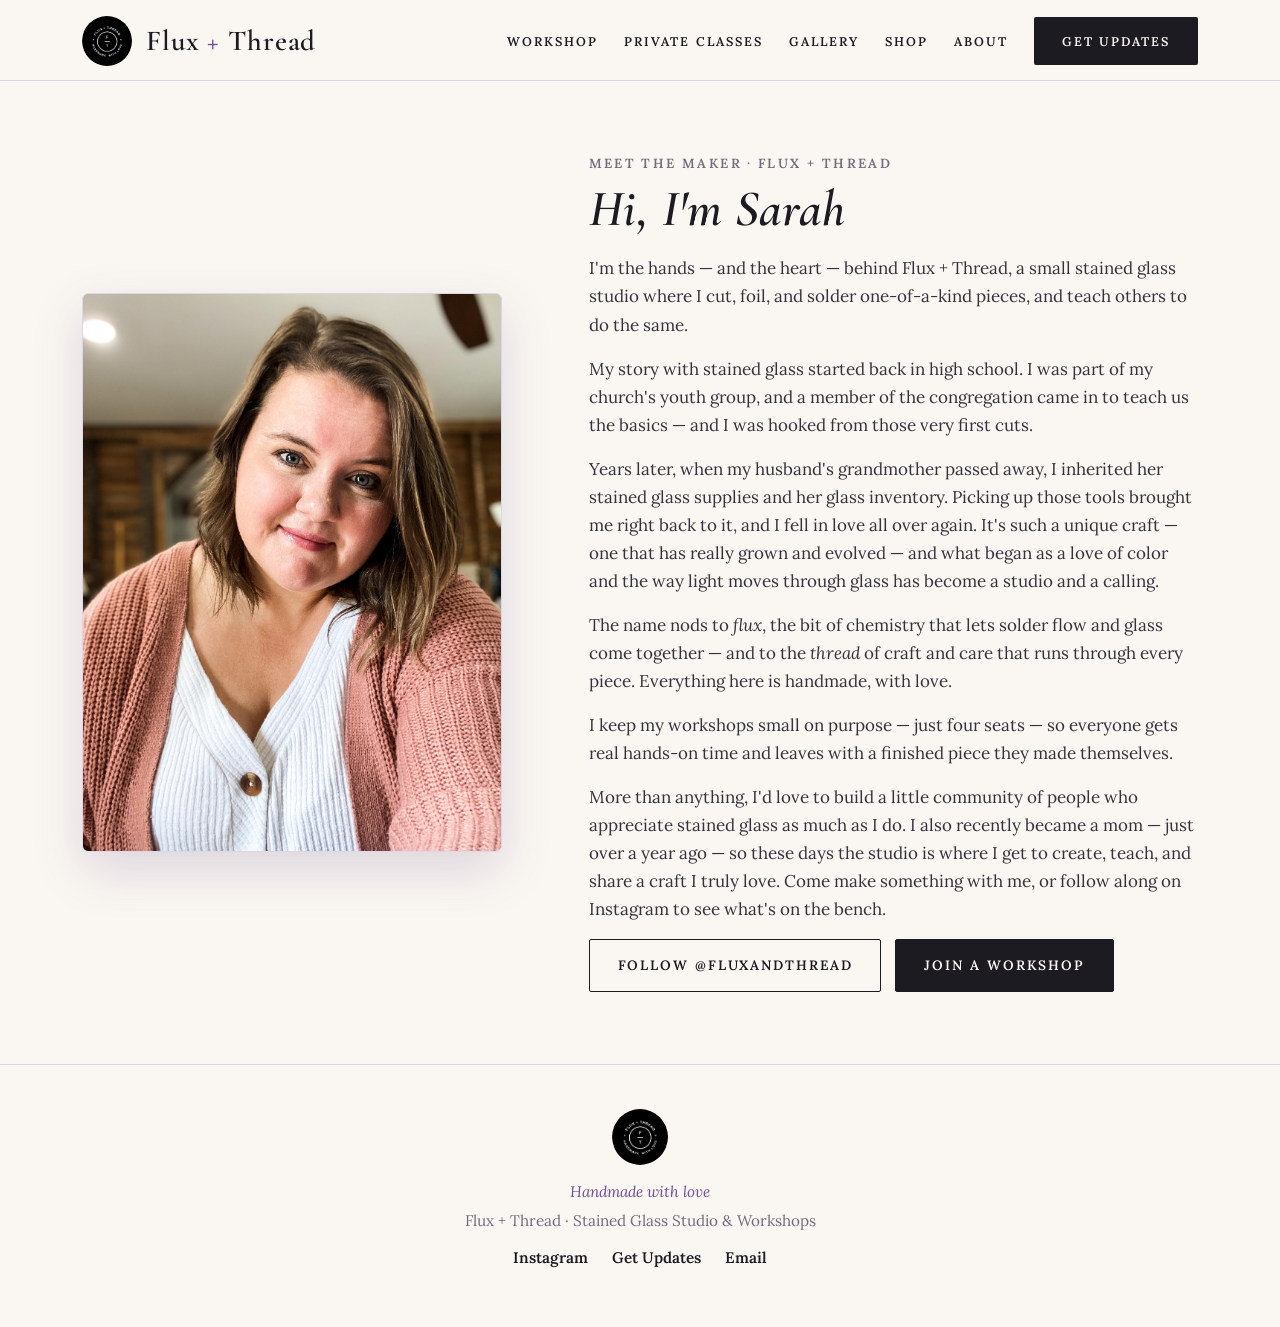
<file: about.html>
<!DOCTYPE html>
<html lang="en">
<head>
<meta charset="UTF-8">
<meta name="viewport" content="width=device-width, initial-scale=1.0">
<title>About — Flux + Thread</title>
<meta name="description" content="Meet Sarah, the maker behind Flux + Thread — a small stained glass studio offering handmade pieces and small-group beginner workshops. Handmade with love.">
<link rel="icon" type="image/png" href="Images/logo-badge.png">
<link rel="apple-touch-icon" href="Images/logo-badge.png">
<meta property="og:type" content="website">
<meta property="og:site_name" content="Flux + Thread">
<meta property="og:title" content="About — Flux + Thread">
<meta property="og:description" content="Meet Sarah, the maker behind Flux + Thread — a small stained glass studio offering handmade pieces and small-group beginner workshops. Handmade with love.">
<meta property="og:image" content="https://fluxandthread.com/Images/share-card.png">
<meta property="og:url" content="https://fluxandthread.com/about.html">
<meta name="twitter:card" content="summary_large_image">
<meta name="twitter:image" content="https://fluxandthread.com/Images/share-card.png">
<link rel="preconnect" href="https://fonts.googleapis.com">
<link rel="preconnect" href="https://fonts.gstatic.com" crossorigin>
<link href="https://fonts.googleapis.com/css2?family=Cormorant+Garamond:ital,wght@0,500;0,600;1,500;1,600&family=Lora:ital,wght@0,400;0,600;0,700;1,400&display=swap" rel="stylesheet">
<link rel="stylesheet" href="styles.css">
</head>
<body>

<header class="site-header">
  <div class="container">
    <a href="index.html" class="brand">
      <img src="Images/logo-badge.png" alt="Flux + Thread logo">
      <span class="wordmark">Flux <span class="plus">+</span> Thread</span>
    </a>
    <nav class="site-nav">
      <a href="workshops.html">Workshop</a>
      <a href="private-classes.html">Private Classes</a>
      <a href="gallery.html">Gallery</a>
      <a href="index.html#shop">Shop</a>
      <a href="about.html" aria-current="page">About</a>
      <a href="index.html#signup" class="btn">Get Updates</a>
    </nav>
  </div>
</header>

<main>

  <!-- ============ ABOUT ============ -->
  <section class="about-page-section">
    <div class="container">
      <div class="about-page">
        <figure class="portrait">
          <img src="Images/sarah.jpg" alt="Sarah, the maker behind Flux + Thread">
        </figure>
        <div>
          <div class="smallcaps">Meet the Maker &middot; Flux + Thread</div>
          <h1>Hi, I'm Sarah</h1>
          <p>
            I'm the hands &mdash; and the heart &mdash; behind Flux + Thread, a small stained glass
            studio where I cut, foil, and solder one-of-a-kind pieces, and teach others to do the same.
          </p>
          <p>
            My story with stained glass started back in high school. I was part of my church's youth
            group, and a member of the congregation came in to teach us the basics &mdash; and I was
            hooked from those very first cuts.
          </p>
          <p>
            Years later, when my husband's grandmother passed away, I inherited her stained glass
            supplies and her glass inventory. Picking up those tools brought me right back to it, and I
            fell in love all over again. It's such a unique craft &mdash; one that has really grown and
            evolved &mdash; and what began as a love of color and the way light moves through glass has
            become a studio and a calling.
          </p>
          <p>
            The name nods to <em>flux</em>, the bit of chemistry that lets solder flow and glass come
            together &mdash; and to the <em>thread</em> of craft and care that runs through every
            piece. Everything here is handmade, with love.
          </p>
          <p>
            I keep my workshops small on purpose &mdash; just four seats &mdash; so everyone gets real
            hands-on time and leaves with a finished piece they made themselves.
          </p>
          <p>
            More than anything, I'd love to build a little community of people who appreciate stained
            glass as much as I do. I also recently became a mom &mdash; just over a year ago &mdash; so
            these days the studio is where I get to create, teach, and share a craft I truly love. Come
            make something with me, or follow along on Instagram to see what's on the bench.
          </p>
          <div class="cta-row">
            <a href="https://www.instagram.com/fluxandthread/" target="_blank" rel="noopener" class="btn btn-ghost">Follow @fluxandthread</a>
            <a href="workshops.html" class="btn">Join a Workshop</a>
          </div>
        </div>
      </div>
    </div>
  </section>

</main>

<footer class="site-footer">
  <div class="container">
    <img src="Images/logo-badge.png" alt="Flux + Thread logo">
    <div class="tag">Handmade with love</div>
    <div>Flux + Thread &middot; Stained Glass Studio &amp; Workshops</div>
    <div class="social">
      <a href="https://www.instagram.com/fluxandthread/" target="_blank" rel="noopener">Instagram</a>
      <a href="index.html#signup">Get Updates</a>
      <a href="mailto:hello@fluxandthread.com">Email</a>
    </div>
  </div>
</footer>

</body>
</html>
</file>
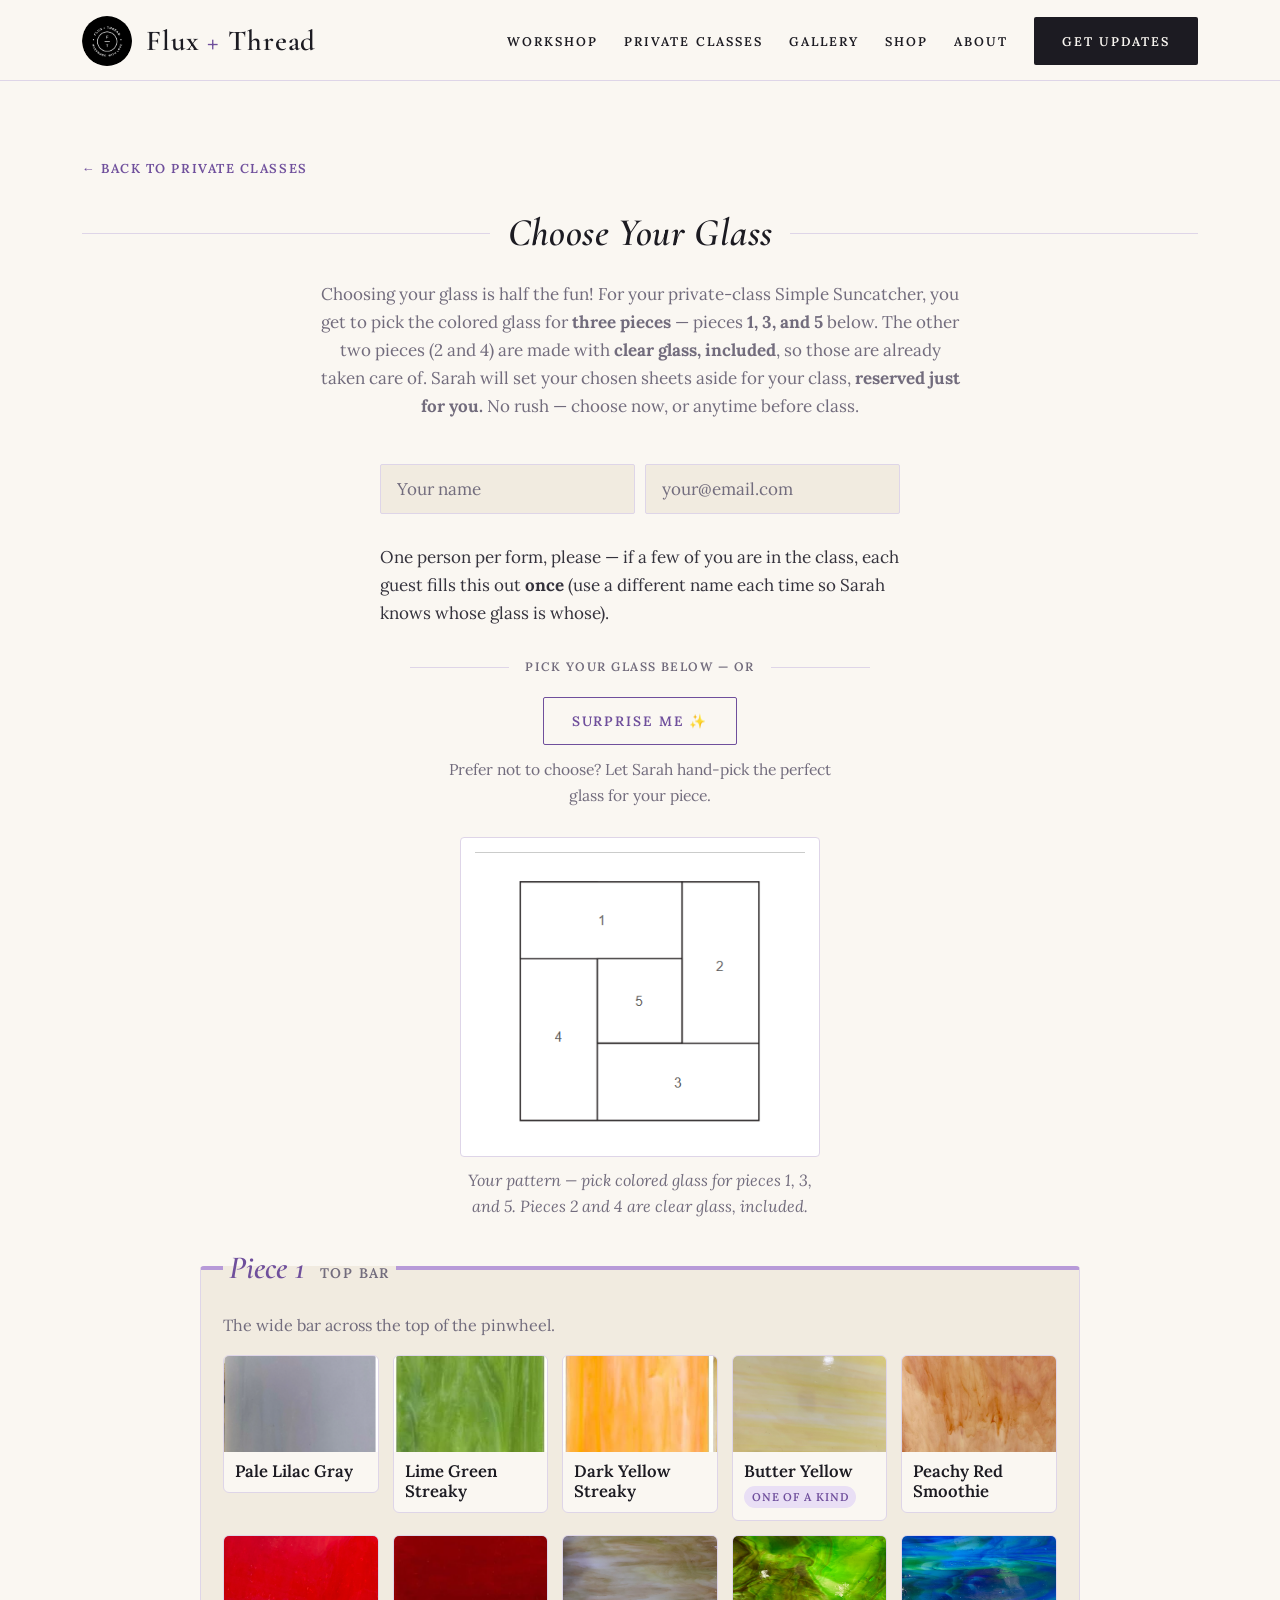
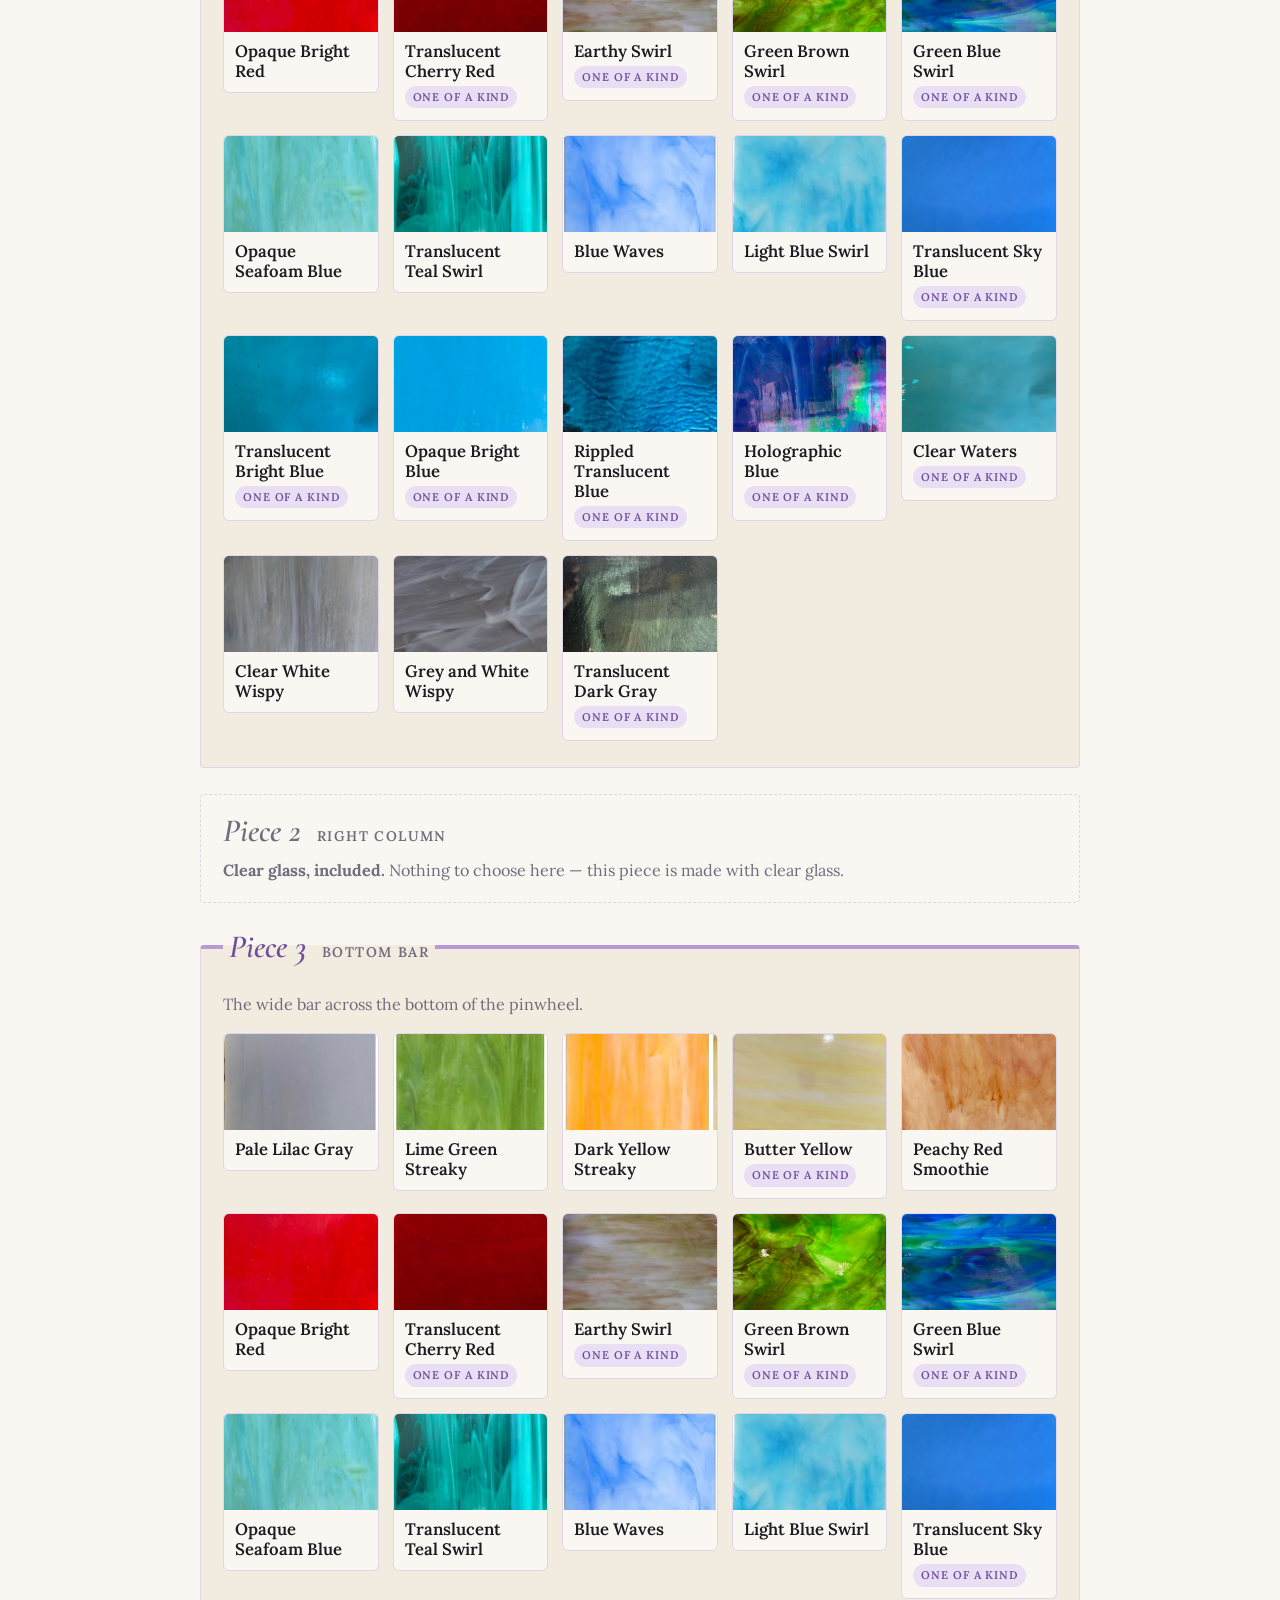
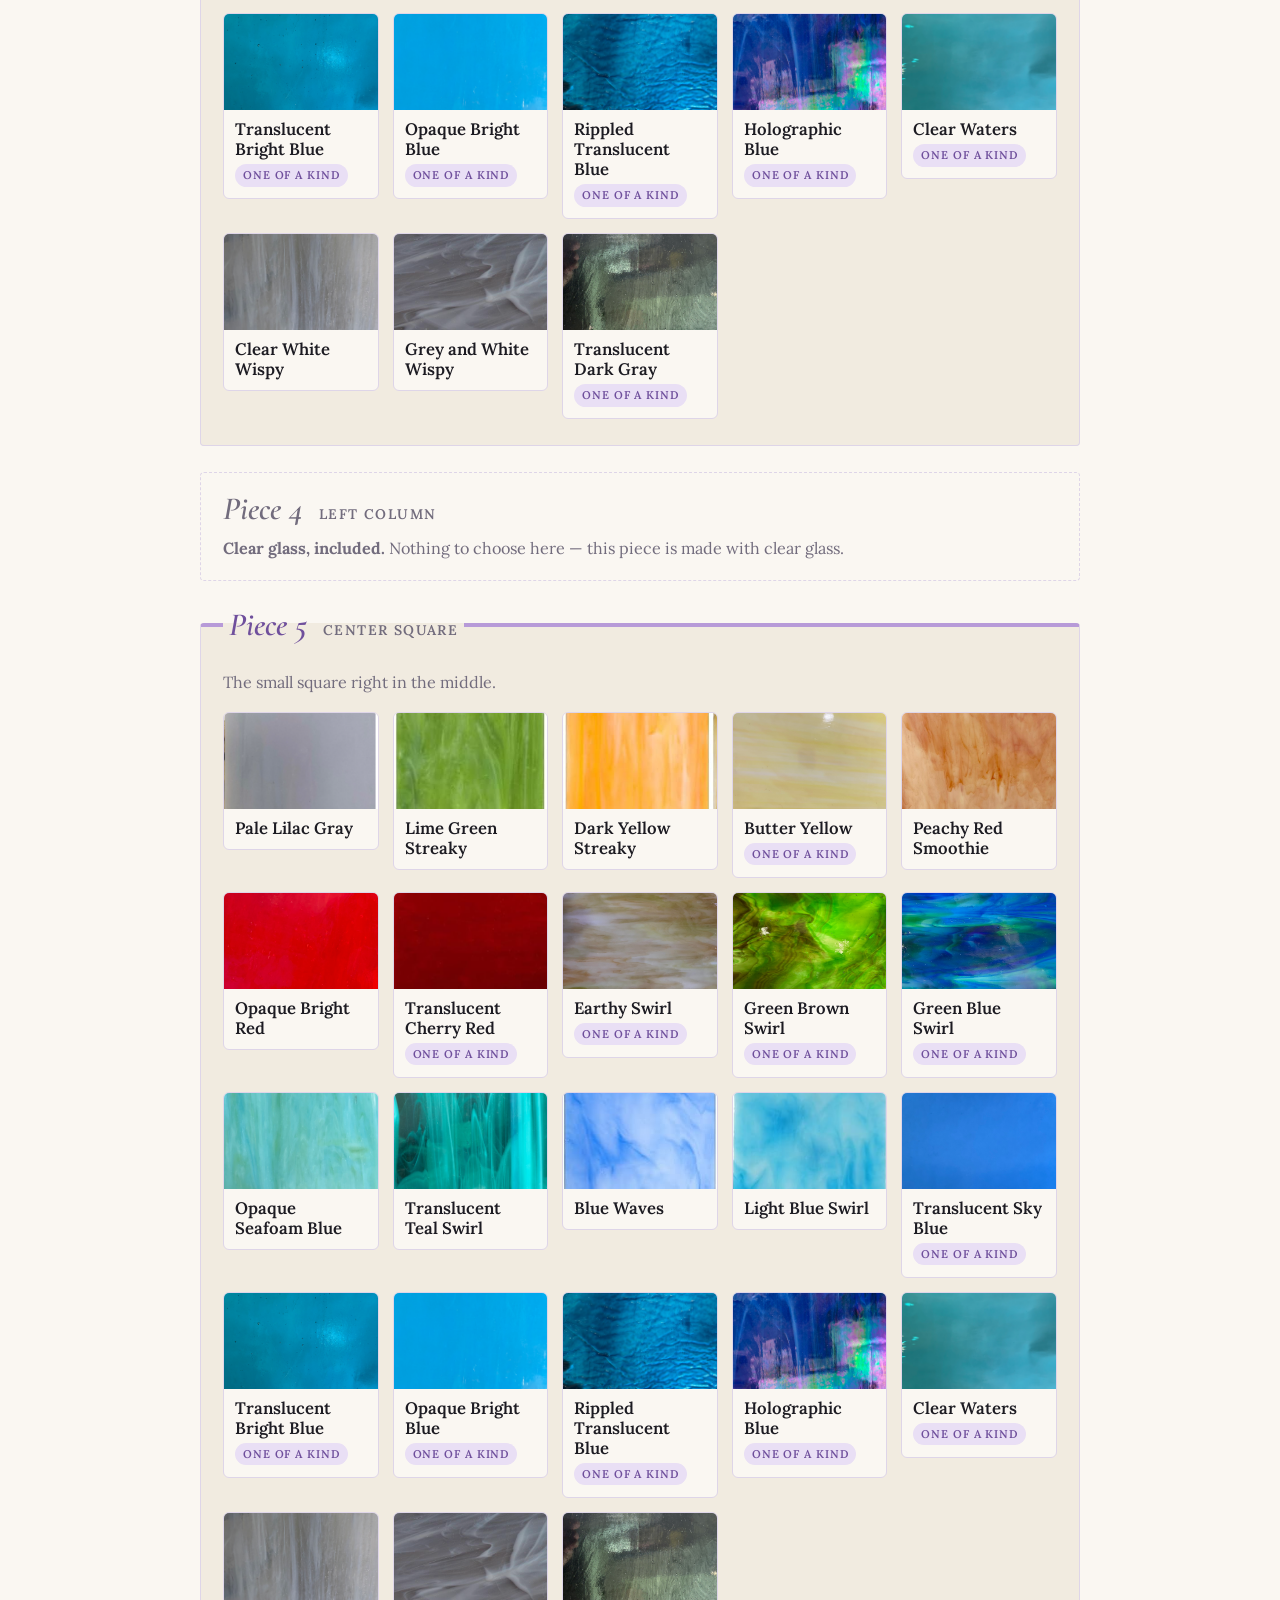
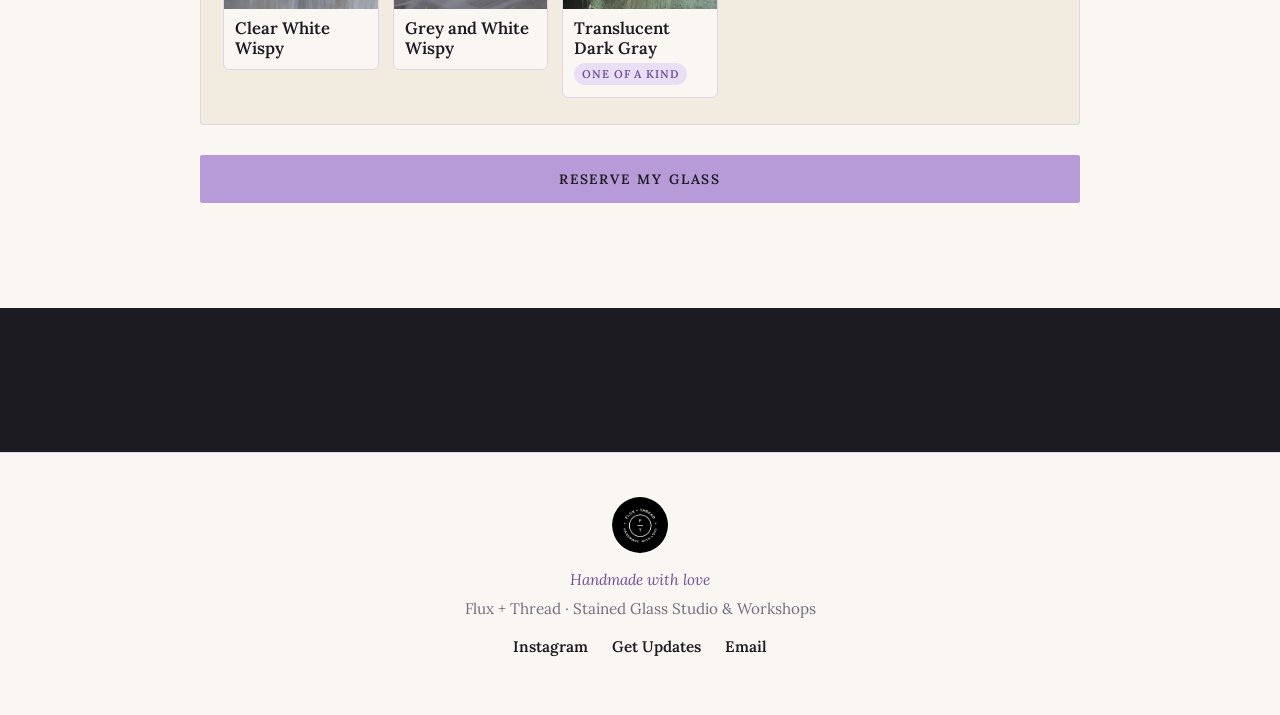
<file: choose-glass-private-suncatcher.html>
<!DOCTYPE html>
<html lang="en">
<!--
  Choose Your Glass — PRIVATE CLASS version of the Simple Suncatcher picker.

  DIFFERENCE FROM choose-glass.html:
  In this private class the students choose COLORED glass for only 3 pieces — pieces 1, 3, and 5
  (data-part="1"/"3"/"5"). Pieces 2 and 4 are given CLEAR glass automatically, so they are shown
  as read-only "clear glass, included" info cards (class .glass-part-fixed) with no swatches — the
  completeness nudge only checks real .glass-part fieldsets, so it correctly requires only 3 picks.
  There is also NO date dropdown (private classes have no set dates) — Sarah matches picks by name.

  HOW TO ADD / EDIT / REMOVE A GLASS SHEET:
  The swatches are generated from the GLASS list in the <script> at the bottom of this file
  (one entry per sheet, shown automatically under every choosable pattern part). To add a sheet:
    1. Put the photo in Images/glass/ (web-safe name, e.g. butter-yellow.jpeg).
    2. Add one line to GLASS:  { name: "Butter Yellow", file: "butter-yellow.jpeg" }
       For a one-of-a-kind sheet add `, ooak: true` — it gets a badge + "(one of a kind)" in
       Sarah's email. Default (no ooak) = restockable.
-->
<head>
<meta charset="UTF-8">
<meta name="viewport" content="width=device-width, initial-scale=1.0">
<title>Choose Your Glass — Private Class — Flux + Thread</title>
<meta name="description" content="Private class guests: pick colored glass for three pieces of your Simple Suncatcher — the other two are clear glass, included. Reserved just for you.">
<link rel="icon" type="image/png" href="Images/logo-badge.png">
<link rel="apple-touch-icon" href="Images/logo-badge.png">
<meta property="og:type" content="website">
<meta property="og:site_name" content="Flux + Thread">
<meta property="og:title" content="Choose Your Glass — Private Class — Flux + Thread">
<meta property="og:description" content="Private class guests: pick colored glass for three pieces of your Simple Suncatcher — the other two are clear glass, included. Reserved just for you.">
<meta property="og:image" content="https://fluxandthread.com/Images/share-card.png">
<meta property="og:url" content="https://fluxandthread.com/choose-glass-private-suncatcher.html">
<meta name="twitter:card" content="summary_large_image">
<meta name="twitter:image" content="https://fluxandthread.com/Images/share-card.png">
<link rel="preconnect" href="https://fonts.googleapis.com">
<link rel="preconnect" href="https://fonts.gstatic.com" crossorigin>
<link href="https://fonts.googleapis.com/css2?family=Cormorant+Garamond:ital,wght@0,500;0,600;1,500;1,600&family=Lora:ital,wght@0,400;0,600;0,700;1,400&display=swap" rel="stylesheet">
<link rel="stylesheet" href="styles.css">
</head>
<body>

<header class="site-header">
  <div class="container">
    <a href="index.html" class="brand">
      <img src="Images/logo-badge.png" alt="Flux + Thread logo">
      <span class="wordmark">Flux <span class="plus">+</span> Thread</span>
    </a>
    <nav class="site-nav">
      <a href="workshops.html">Workshop</a>
      <a href="private-classes.html">Private Classes</a>
      <a href="gallery.html">Gallery</a>
      <a href="index.html#shop">Shop</a>
      <a href="about.html">About</a>
      <a href="index.html#signup" class="btn">Get Updates</a>
    </nav>
  </div>
</header>

<main>

  <!-- ============ INTRO ============ -->
  <section class="glass-intro">
    <div class="container">
      <p class="back-link"><a href="private-classes.html">&larr; Back to private classes</a></p>
      <div class="section-rule"><h2>Choose Your Glass</h2></div>
      <p class="section-sub">
        Choosing your glass is half the fun! For your private-class Simple Suncatcher, you get to pick
        the colored glass for <strong>three pieces</strong> &mdash; pieces <strong>1, 3, and 5</strong>
        below. The other two pieces (2 and 4) are made with <strong>clear glass, included</strong>, so
        those are already taken care of. Sarah will set your chosen sheets aside for your class,
        <strong>reserved just for you.</strong> No rush &mdash; choose now, or anytime before class.
      </p>
    </div>
  </section>

  <!-- ============ GLASS PICKER FORM ============ -->
  <section class="glass-picker">
    <div class="container">
      <form id="glass-form" class="signup glass-form">
        <!-- Web3Forms: free form-to-email. -->
        <input type="hidden" name="access_key" value="7c79ef98-6a4b-4696-a94f-9fb109ec653f">
        <input type="hidden" name="subject" value="Glass picks — Private Simple Suncatcher Class">
        <input type="hidden" name="from_name" value="Flux + Thread website">
        <!-- Which class. -->
        <input type="hidden" name="workshop" value="Private Simple Suncatcher Class">
        <!-- Reminder to Sarah that pieces 2 & 4 are clear glass in this class. -->
        <input type="hidden" name="clear_pieces" value="Pieces 2 &amp; 4 = clear glass (provided)">
        <!-- Set by the "Surprise me" button (JS); tells Sarah whether the guest chose or wants a surprise. -->
        <input type="hidden" name="glass_selection" id="glass-selection" value="Picking their own glass (see choices below)">
        <!-- honeypot (hidden from people, catches bots) -->
        <input type="checkbox" name="botcheck" tabindex="-1" autocomplete="off" style="display:none">

        <!-- Guest details so Sarah can match these picks to a booking -->
        <div class="glass-guest">
          <div class="field-row">
            <input type="text" name="name" placeholder="Your name" aria-label="Your name" required>
            <input type="email" name="email" placeholder="your@email.com" aria-label="Email address" required>
          </div>
          <p class="part-hint multi-seat-note">One person per form, please &mdash; if a few of you are in
          the class, each guest fills this out <strong>once</strong> (use a different name each time so
          Sarah knows whose glass is whose).</p>
        </div>

        <!-- ===== CHOOSE-OR-SURPRISE ===== -->
        <div class="glass-mode">
          <div class="glass-mode-prompt">
            <div class="mode-or"><span>pick your glass below &mdash; or</span></div>
            <button type="button" id="surprise-btn" class="btn btn-ghost">Surprise me &#10024;</button>
            <p class="mode-hint">Prefer not to choose? Let Sarah hand-pick the perfect glass for your piece.</p>
          </div>
          <div class="surprise-note" role="status">
            <p><strong>Wonderful &mdash; it&rsquo;s a surprise! &#10024;</strong> Sarah will hand-pick colored glass that
            suits your piece and set it aside for your class. Just add your details above and reserve your spot.</p>
            <button type="button" id="pick-own-btn" class="linklike">Actually, I&rsquo;ll pick my own &rarr;</button>
          </div>
        </div>

        <!-- Pattern map: guests match each numbered piece below to this diagram. -->
        <figure class="glass-pattern">
          <img src="Images/simple-suncatcher-pattern.png" alt="Simple Suncatcher pattern: a square pinwheel of five numbered pieces — 1 across the top, 2 down the right, 3 across the bottom, 4 down the left, and 5 a small square in the center">
          <figcaption>Your pattern &mdash; pick colored glass for pieces 1, 3, and 5. Pieces 2 and 4 are clear glass, included.</figcaption>
        </figure>

        <!-- ===== PATTERN PIECES ===== -->
        <!-- Choosable colored pieces (1, 3, 5): swatch grids filled by the GLASS list in the script below. -->
        <fieldset class="glass-part" data-part="1">
          <legend><span class="part-n">Piece 1</span> <span class="part-name">Top bar</span></legend>
          <p class="part-hint">The wide bar across the top of the pinwheel.</p>
          <div class="swatch-grid"></div>
        </fieldset>

        <!-- Piece 2 — clear glass, provided (read-only info card, no picks) -->
        <div class="glass-part-fixed">
          <div class="fixed-head"><span class="part-n">Piece 2</span> <span class="part-name">Right column</span></div>
          <p class="fixed-note"><strong>Clear glass, included.</strong> Nothing to choose here &mdash; this piece is made with clear glass.</p>
        </div>

        <fieldset class="glass-part" data-part="3">
          <legend><span class="part-n">Piece 3</span> <span class="part-name">Bottom bar</span></legend>
          <p class="part-hint">The wide bar across the bottom of the pinwheel.</p>
          <div class="swatch-grid"></div>
        </fieldset>

        <!-- Piece 4 — clear glass, provided (read-only info card, no picks) -->
        <div class="glass-part-fixed">
          <div class="fixed-head"><span class="part-n">Piece 4</span> <span class="part-name">Left column</span></div>
          <p class="fixed-note"><strong>Clear glass, included.</strong> Nothing to choose here &mdash; this piece is made with clear glass.</p>
        </div>

        <fieldset class="glass-part" data-part="5">
          <legend><span class="part-n">Piece 5</span> <span class="part-name">Center square</span></legend>
          <p class="part-hint">The small square right in the middle.</p>
          <div class="swatch-grid"></div>
        </fieldset>

        <button type="submit" class="btn glass-submit">Reserve My Glass</button>
        <p id="glass-status" class="signup-status" role="status" aria-live="polite"></p>
      </form>
    </div>
  </section>

  <!-- ============ CONFIRMATION ============ -->
  <section class="band">
    <div class="container">
      <div id="glass-confirm" class="reserve-confirm" hidden>
        <h3>Your glass is reserved &mdash; thank you!</h3>
        <p class="confirm-pick">
          Sarah will set aside the exact sheets you chose for your class, held with your name on them.
          Pieces 2 and 4 will be clear glass, included. If anything you picked turns out to be
          unavailable, she&rsquo;ll email you a close alternative before class day.
        </p>
        <p class="confirm-surprise" hidden>
          Sarah will hand-pick colored glass that suits your piece and set it aside for your class &mdash; a
          little surprise to look forward to. She&rsquo;ll have everything ready for you on the day.
        </p>
        <p class="fineprint">Questions? Email <a href="mailto:hello@fluxandthread.com">hello@fluxandthread.com</a>.</p>
      </div>
    </div>
  </section>

</main>

<footer class="site-footer">
  <div class="container">
    <img src="Images/logo-badge.png" alt="Flux + Thread logo">
    <div class="tag">Handmade with love</div>
    <div>Flux + Thread &middot; Stained Glass Studio &amp; Workshops</div>
    <div class="social">
      <a href="https://www.instagram.com/fluxandthread/" target="_blank" rel="noopener">Instagram</a>
      <a href="index.html#signup">Get Updates</a>
      <a href="mailto:hello@fluxandthread.com">Email</a>
    </div>
  </div>
</footer>

<script>
// ====== THE GLASS LIST — add/edit/remove sheets here (appears under every choosable part) ======
// { name: "<shown name>", file: "<file in Images/glass/>", ooak: true (optional, one-of-a-kind) }
var GLASS = [
  { name: "Pale Lilac Gray",          file: "pale-lilac-gray.png" },
  { name: "Lime Green Streaky",       file: "lime-green-streaky.png" },
  { name: "Dark Yellow Streaky",      file: "dark-yellow-streaky.png" },
  { name: "Butter Yellow",            file: "butter-yellow.jpeg", ooak: true },
  { name: "Peachy Red Smoothie",      file: "peachy-red-smoothie.png" },
  { name: "Opaque Bright Red",        file: "opaque-bright-red.jpeg" },
  { name: "Translucent Cherry Red",   file: "translucent-cherry-red.png", ooak: true },
  { name: "Earthy Swirl",             file: "earthy-swirl.jpeg", ooak: true },
  { name: "Green Brown Swirl",        file: "green-brown-swirl.jpeg", ooak: true },
  { name: "Green Blue Swirl",         file: "green-blue-swirl.jpeg", ooak: true },
  { name: "Opaque Seafoam Blue",      file: "opaque-seafoam-blue.jpeg" },
  { name: "Translucent Teal Swirl",   file: "translucent-teal-swirl.jpeg" },
  { name: "Blue Waves",               file: "blue-waves.png" },
  { name: "Light Blue Swirl",         file: "light-blue-swirl.png" },
  { name: "Translucent Sky Blue",     file: "translucent-sky-blue.jpeg", ooak: true },
  { name: "Translucent Bright Blue",  file: "translucent-bright-blue.jpeg", ooak: true },
  { name: "Opaque Bright Blue",       file: "opaque-bright-blue.jpeg", ooak: true },
  { name: "Rippled Translucent Blue", file: "rippled-translucent-blue.jpeg", ooak: true },
  { name: "Holographic Blue",         file: "holographic-blue.jpeg", ooak: true },
  { name: "Clear Waters",             file: "clear-waters.jpeg", ooak: true },
  { name: "Clear White Wispy",        file: "clear-white-wispy.jpeg" },
  { name: "Grey and White Wispy",     file: "grey-and-white-wispy.png" },
  { name: "Translucent Dark Gray",    file: "translucent-dark-gray.jpeg", ooak: true }
];

// Build the swatches into every choosable part's grid from the GLASS list.
(function () {
  function esc(s) { return String(s).replace(/&/g, '&amp;').replace(/"/g, '&quot;').replace(/</g, '&lt;').replace(/>/g, '&gt;'); }
  var grids = document.querySelectorAll('.glass-part');
  for (var p = 0; p < grids.length; p++) {
    var fs = grids[p];
    var part = fs.getAttribute('data-part');
    var grid = fs.querySelector('.swatch-grid');
    var html = '';
    for (var i = 0; i < GLASS.length; i++) {
      var g = GLASS[i];
      var val = esc(g.ooak ? g.name + ' (one of a kind)' : g.name);
      html += '<label class="swatch"><input type="radio" name="glass_for_' + part + '" value="' + val + '">'
        + '<span class="sw-inner"><img class="sw-tile" src="Images/glass/' + encodeURI(g.file) + '" alt="" loading="lazy">'
        + '<span class="sw-cap"><span class="sw-name">' + esc(g.name) + '</span>'
        + (g.ooak ? '<span class="sw-ooak">One of a kind</span>' : '')
        + '</span><span class="sw-check" aria-hidden="true">Reserved for you</span></span></label>';
    }
    grid.innerHTML = html;
  }
})();

// ====== Form behaviour: surprise toggle, completeness nudge, submit + confirm ======
(function () {
  var form = document.getElementById('glass-form');
  if (!form) return;
  var statusEl = document.getElementById('glass-status');
  var confirmEl = document.getElementById('glass-confirm');
  var submitBtn = form.querySelector('.glass-submit');
  var modeField = document.getElementById('glass-selection');
  function setStatus(msg, kind) { statusEl.textContent = msg; statusEl.className = 'signup-status show ' + (kind || ''); }

  // ---- Surprise me: let Sarah hand-pick instead of choosing ----
  var PICK_MSG = 'Picking their own glass (see choices below)';
  var SURPRISE_MSG = '✨ SURPRISE ME — please pick colored glass for this guest';
  function setSurprise(on) {
    form.classList.toggle('surprise-on', on);
    if (modeField) modeField.value = on ? SURPRISE_MSG : PICK_MSG;
    if (submitBtn) submitBtn.textContent = on ? 'Reserve My Surprise ✨' : 'Reserve My Glass';
    if (on) {  // clear any picks so they don't email alongside the surprise flag
      form.querySelectorAll('.glass-part input[type="radio"]:checked').forEach(function (r) { r.checked = false; });
    }
    setStatus('', '');
  }
  var surpriseBtn = document.getElementById('surprise-btn');
  var pickOwnBtn = document.getElementById('pick-own-btn');
  if (surpriseBtn) surpriseBtn.addEventListener('click', function () { setSurprise(true); });
  if (pickOwnBtn) pickOwnBtn.addEventListener('click', function () { setSurprise(false); });

  function showConfirm() {
    var surprise = form.classList.contains('surprise-on');
    var pickP = confirmEl.querySelector('.confirm-pick');
    var surpriseP = confirmEl.querySelector('.confirm-surprise');
    if (pickP) pickP.hidden = surprise;
    if (surpriseP) surpriseP.hidden = !surprise;
    confirmEl.hidden = false;
    confirmEl.scrollIntoView({ behavior: 'smooth', block: 'center' });
  }

  form.addEventListener('submit', function (e) {
    e.preventDefault();

    // Nudge: every choosable part needs a sheet, or Sarah can't cut the piece.
    // (Only .glass-part fieldsets are checked — pieces 2 & 4 are fixed clear glass.)
    // (Skipped when the guest chose "Surprise me" — Sarah picks for them.)
    if (!form.classList.contains('surprise-on')) {
      var parts = form.querySelectorAll('.glass-part');
      var unchosen = [];
      parts.forEach(function (fs) {
        if (!fs.querySelector('input[type="radio"]:checked')) {
          var lg = fs.querySelector('legend');
          unchosen.push(lg ? lg.textContent.replace(/\[.*?\]/g, '').trim() : 'a part');
        }
      });
      if (unchosen.length) {
        setStatus('Please pick a sheet for: ' + unchosen.join(', ') + '.', 'err');
        parts[0].scrollIntoView({ behavior: 'smooth', block: 'center' });
        return;
      }
    }

    var key = form.elements['access_key'].value;
    // Not yet activated: don't fail loudly — thank them and move on.
    if (!key || key.indexOf('PASTE') !== -1) {
      setStatus('Thanks! Glass picks go live in just a moment — please check back soon.', 'pending');
      return;
    }
    setStatus('Sending…', '');
    fetch('https://api.web3forms.com/submit', { method: 'POST', body: new FormData(form) })
      .then(function (r) { return r.json(); })
      .then(function (j) {
        if (j.success) {
          form.reset();
          setStatus('', '');
          showConfirm();
        } else {
          setStatus('That didn’t go through. Please try again, or email hello@fluxandthread.com.', 'err');
        }
      })
      .catch(function () { setStatus('Network hiccup — please try again in a moment.', 'err'); });
  });
})();
</script>

</body>
</html>
</file>
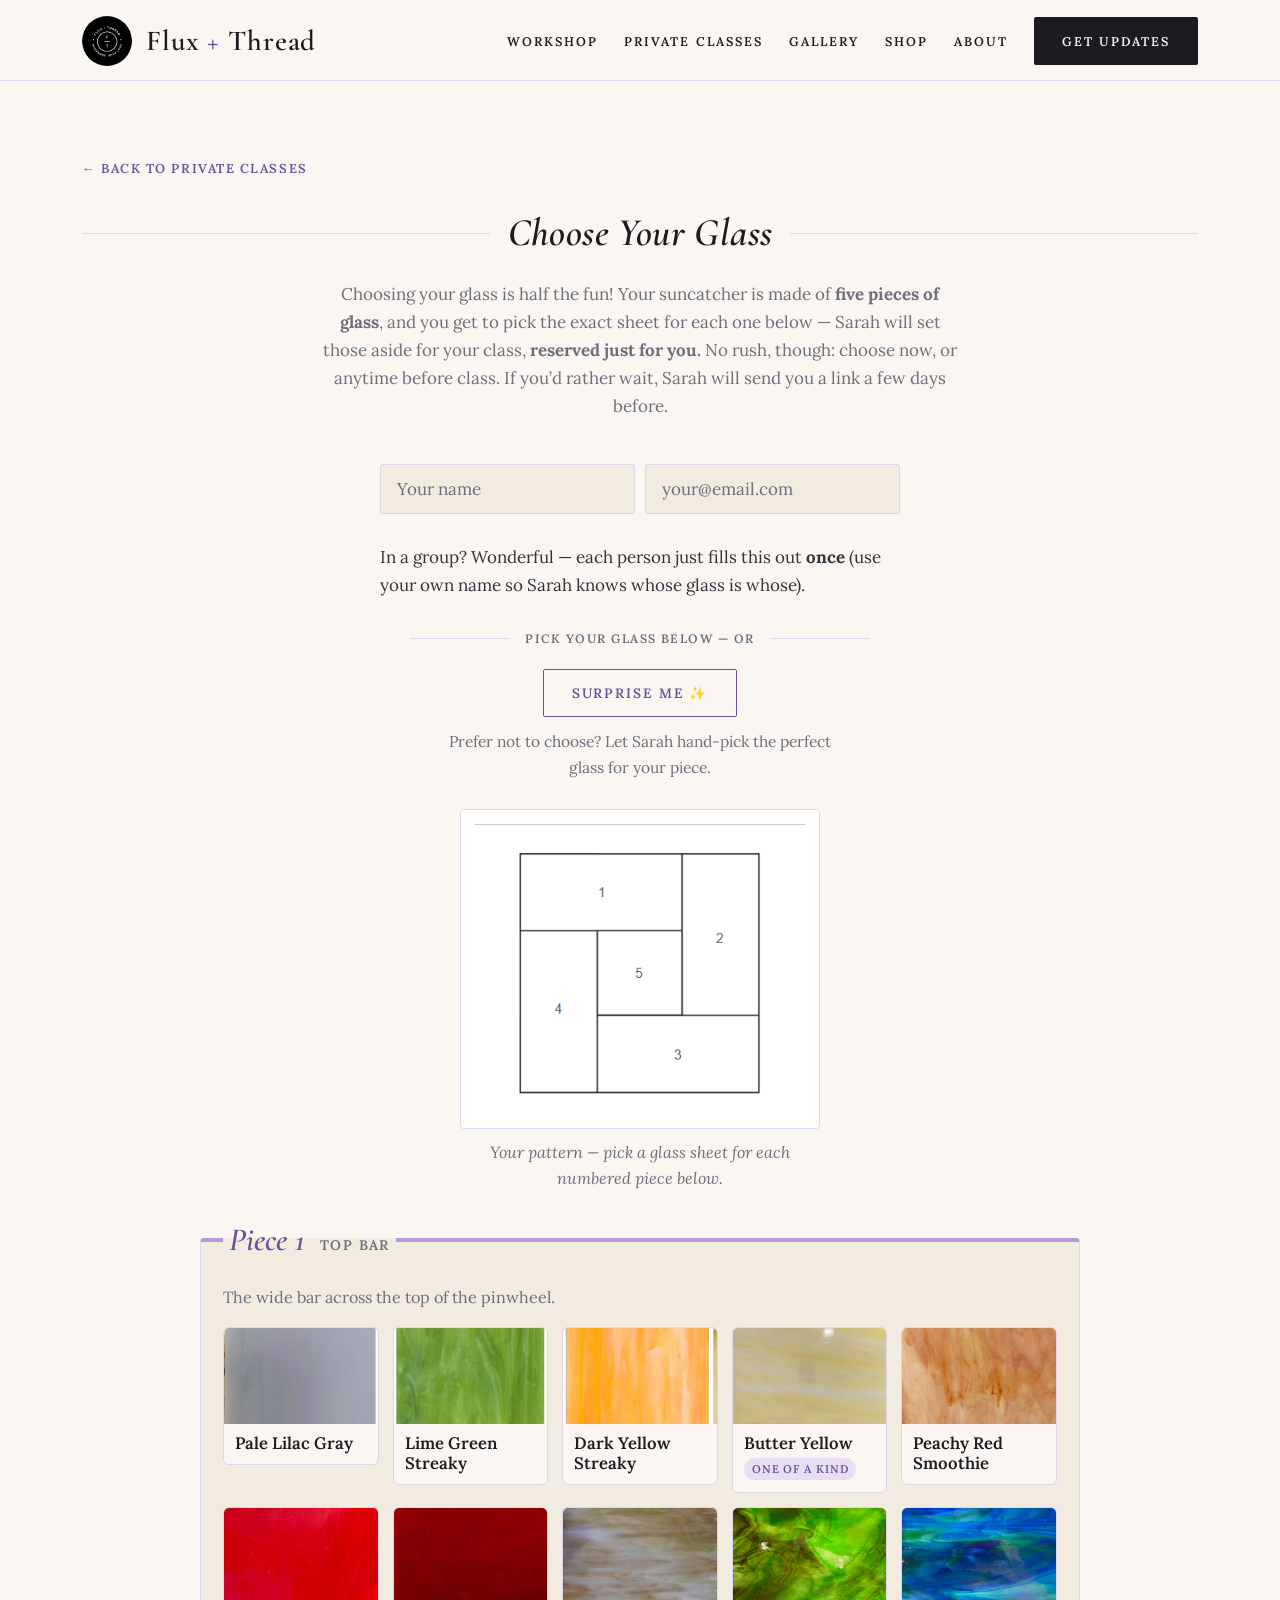
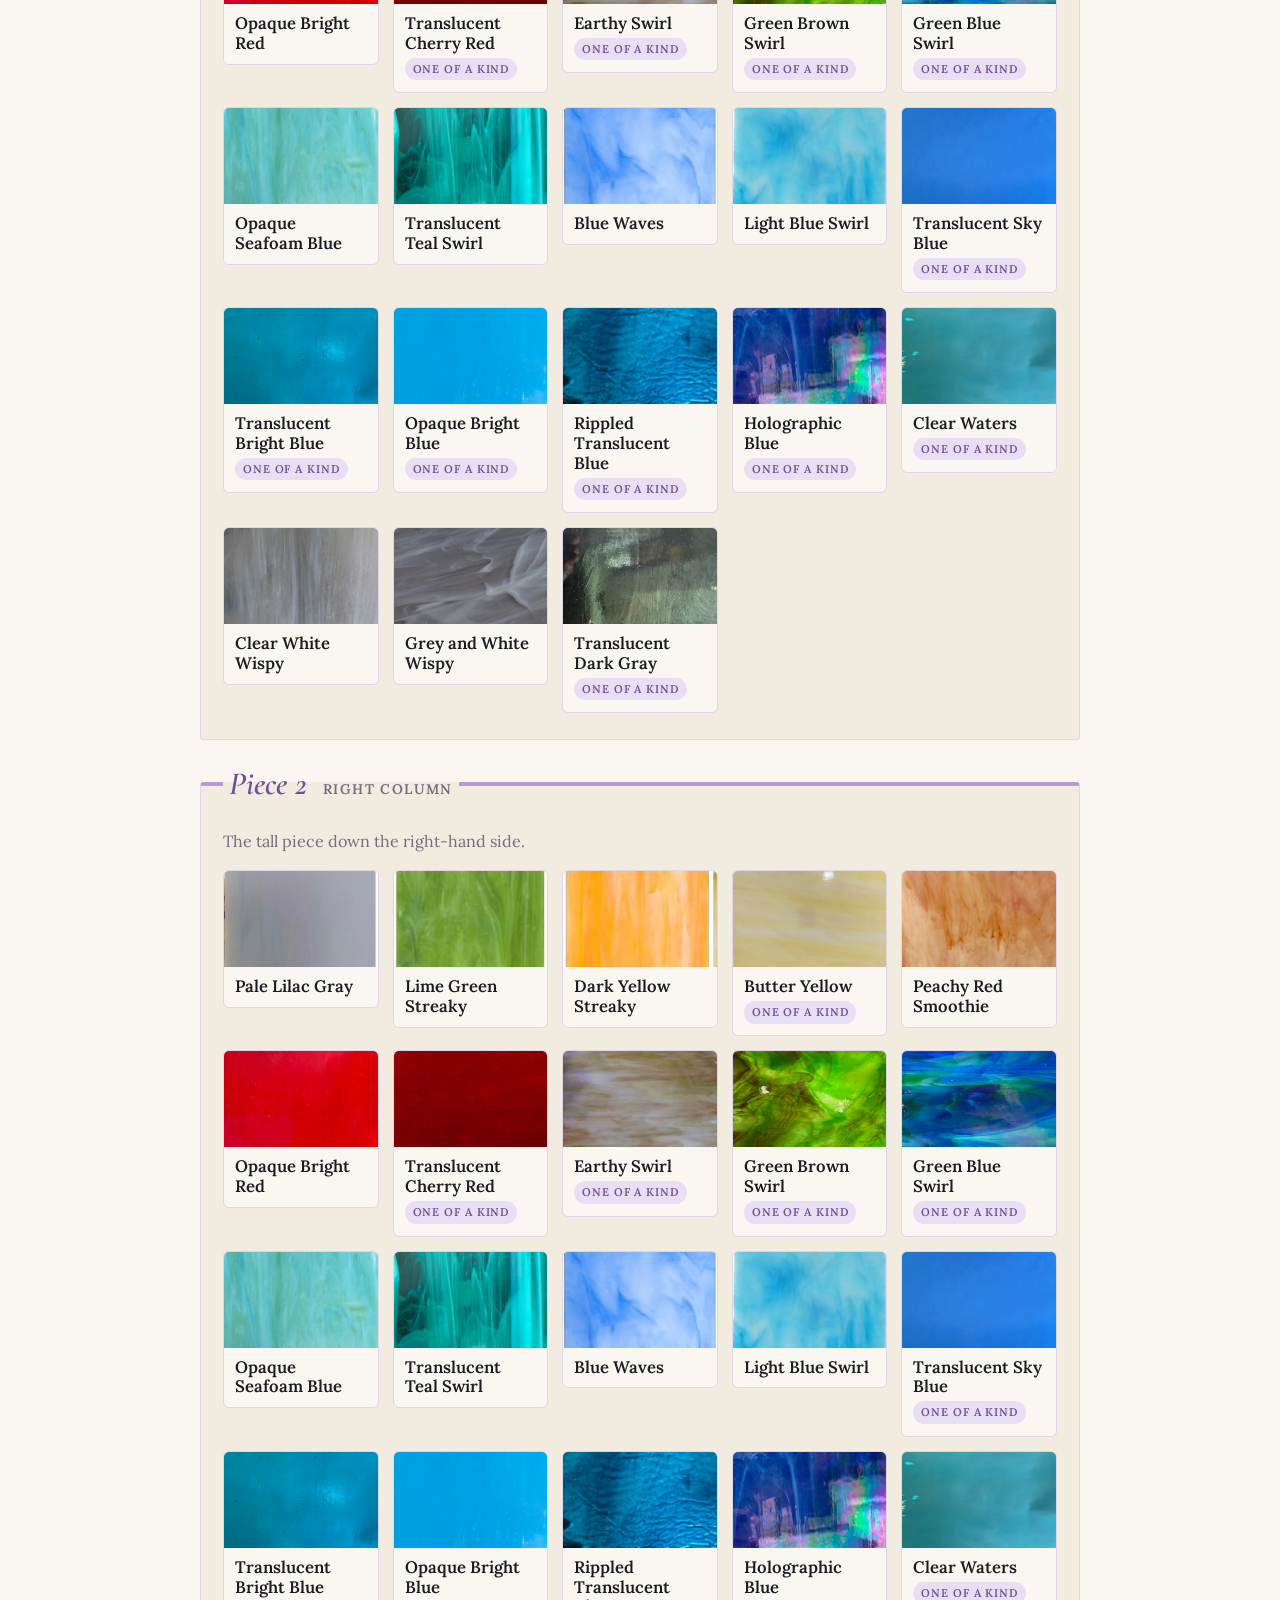
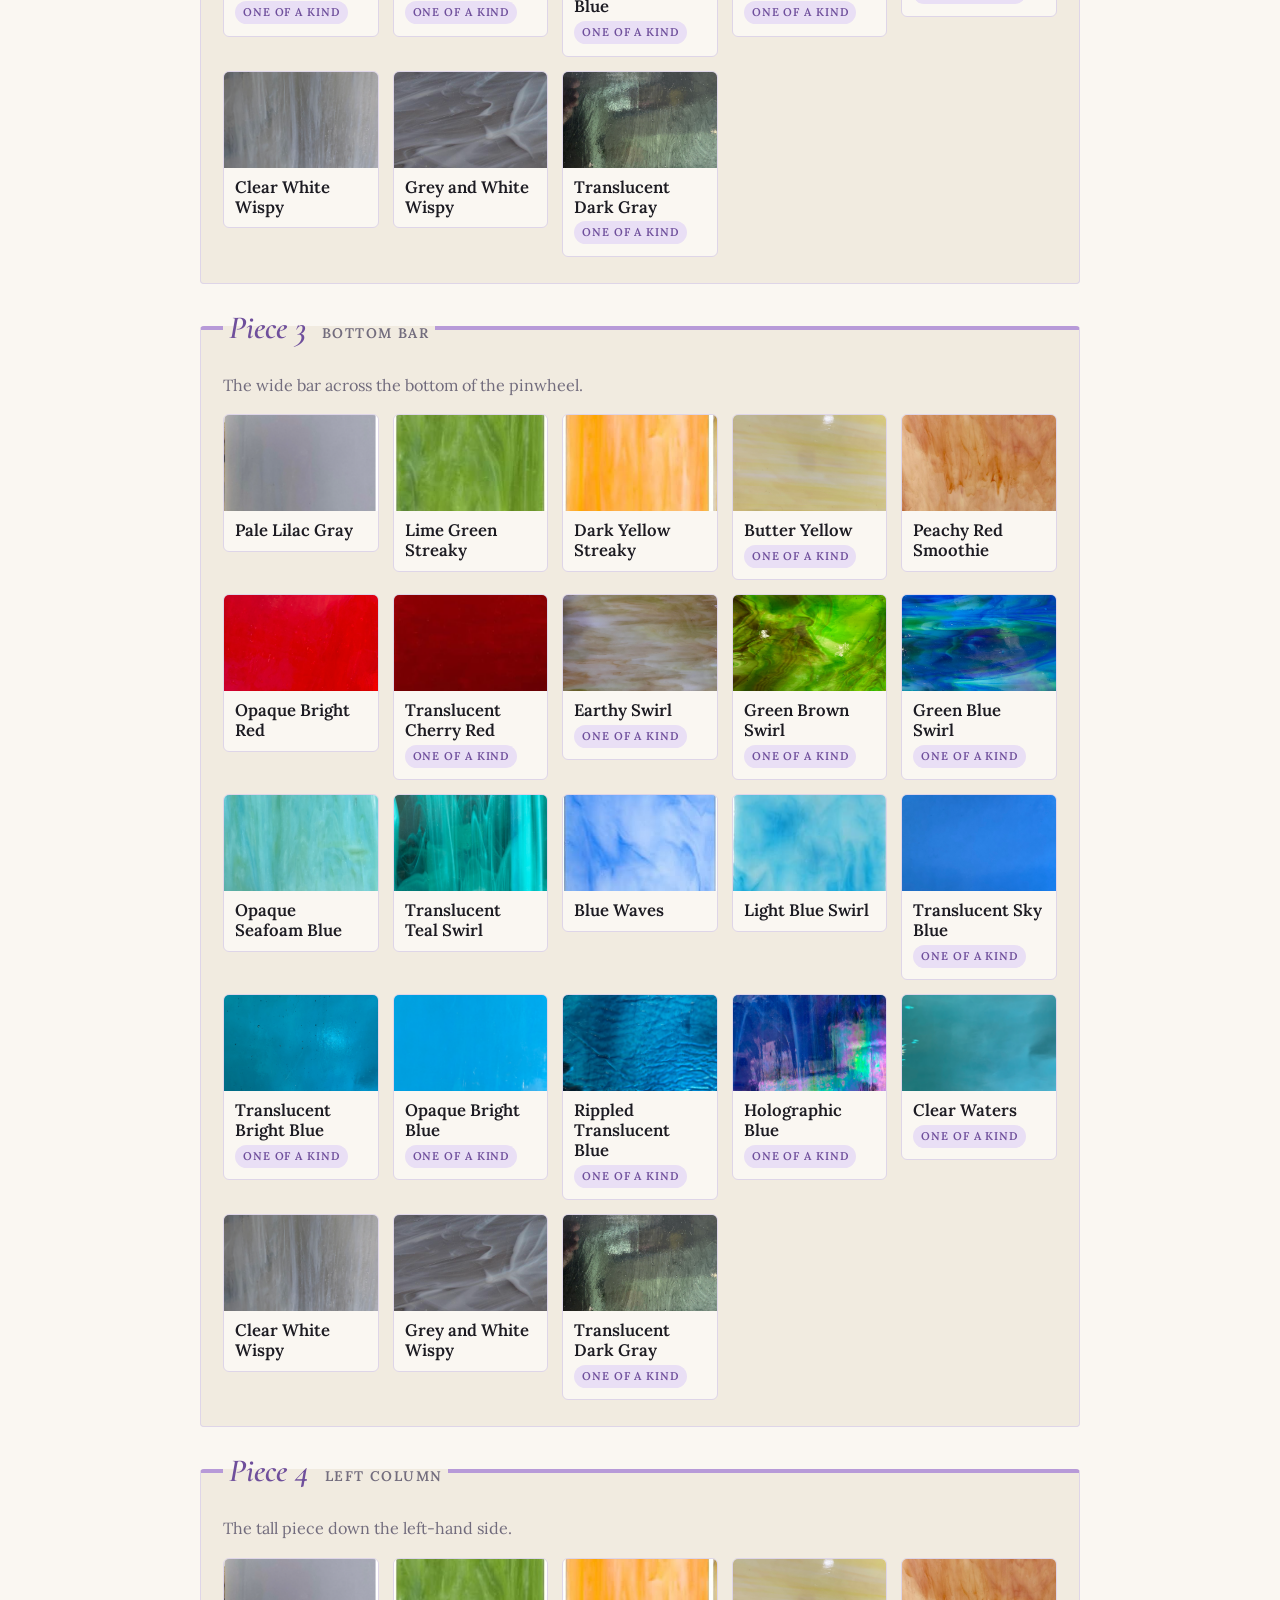
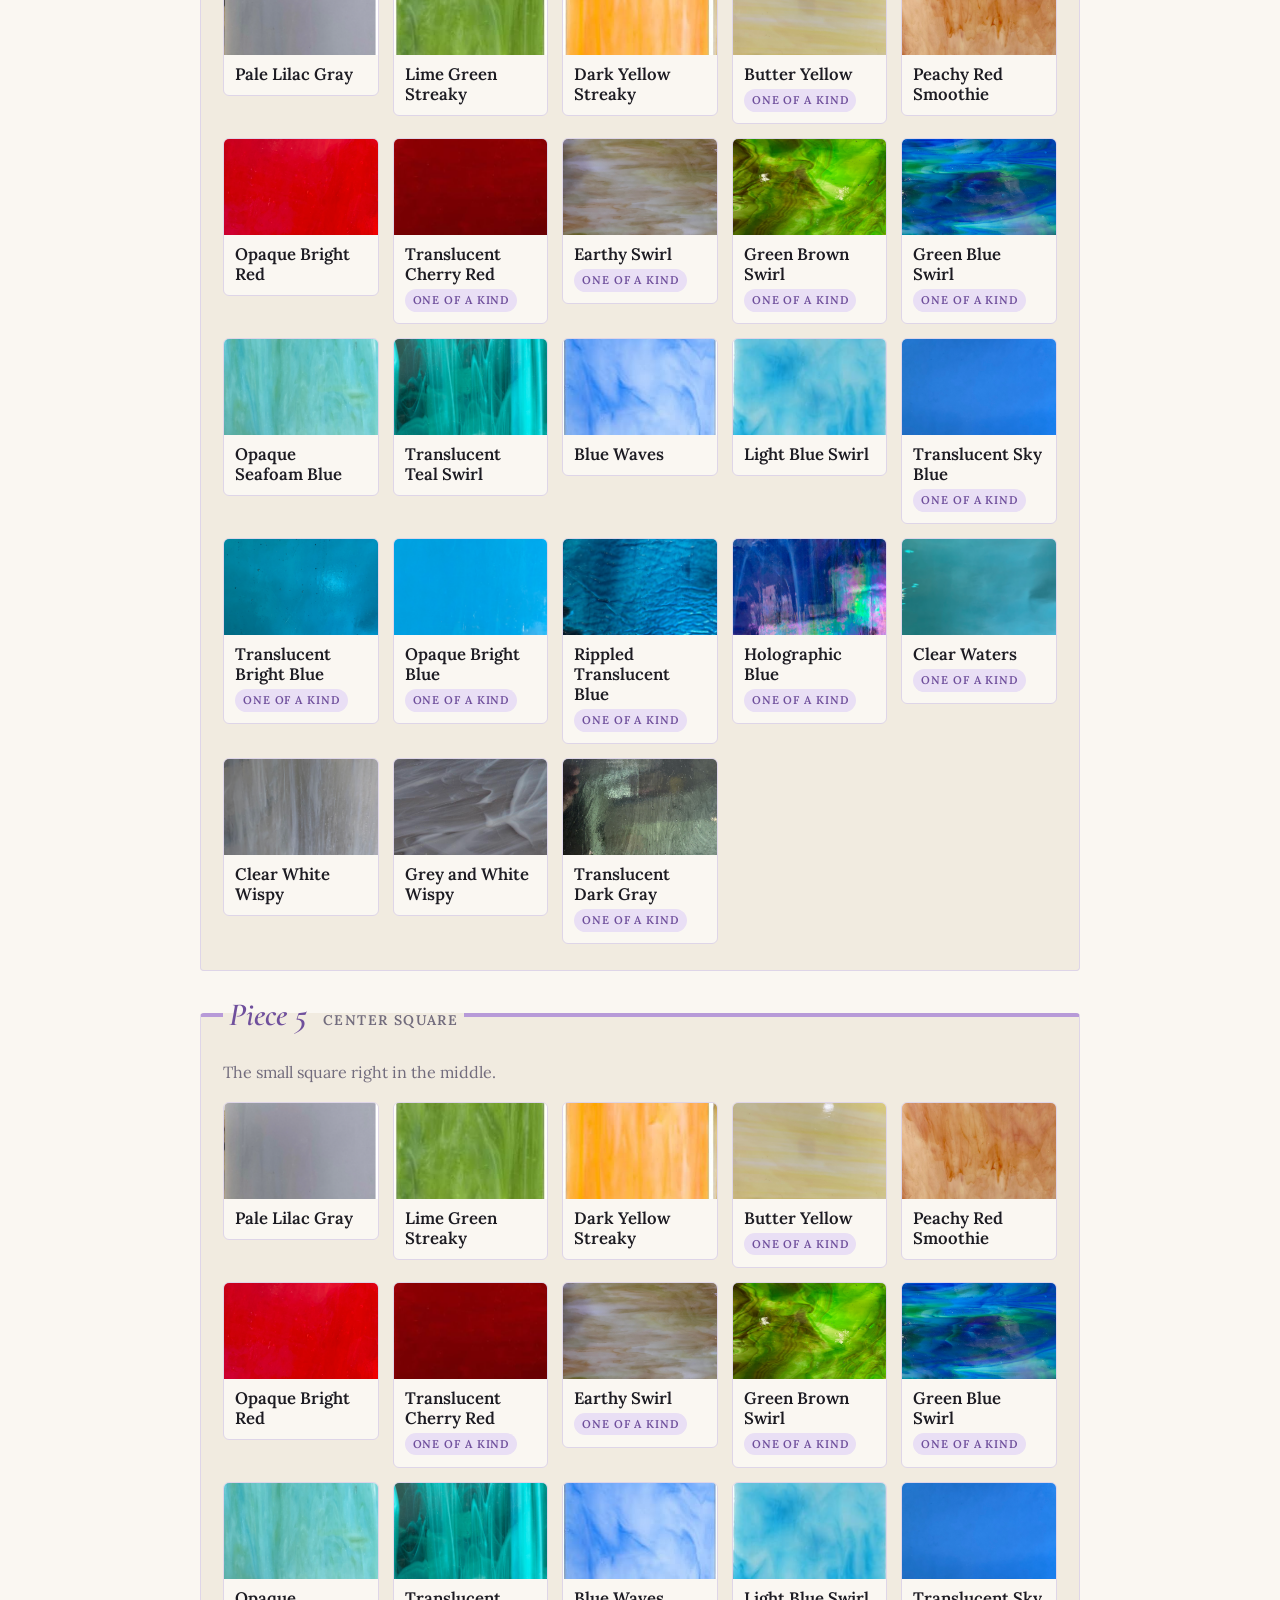
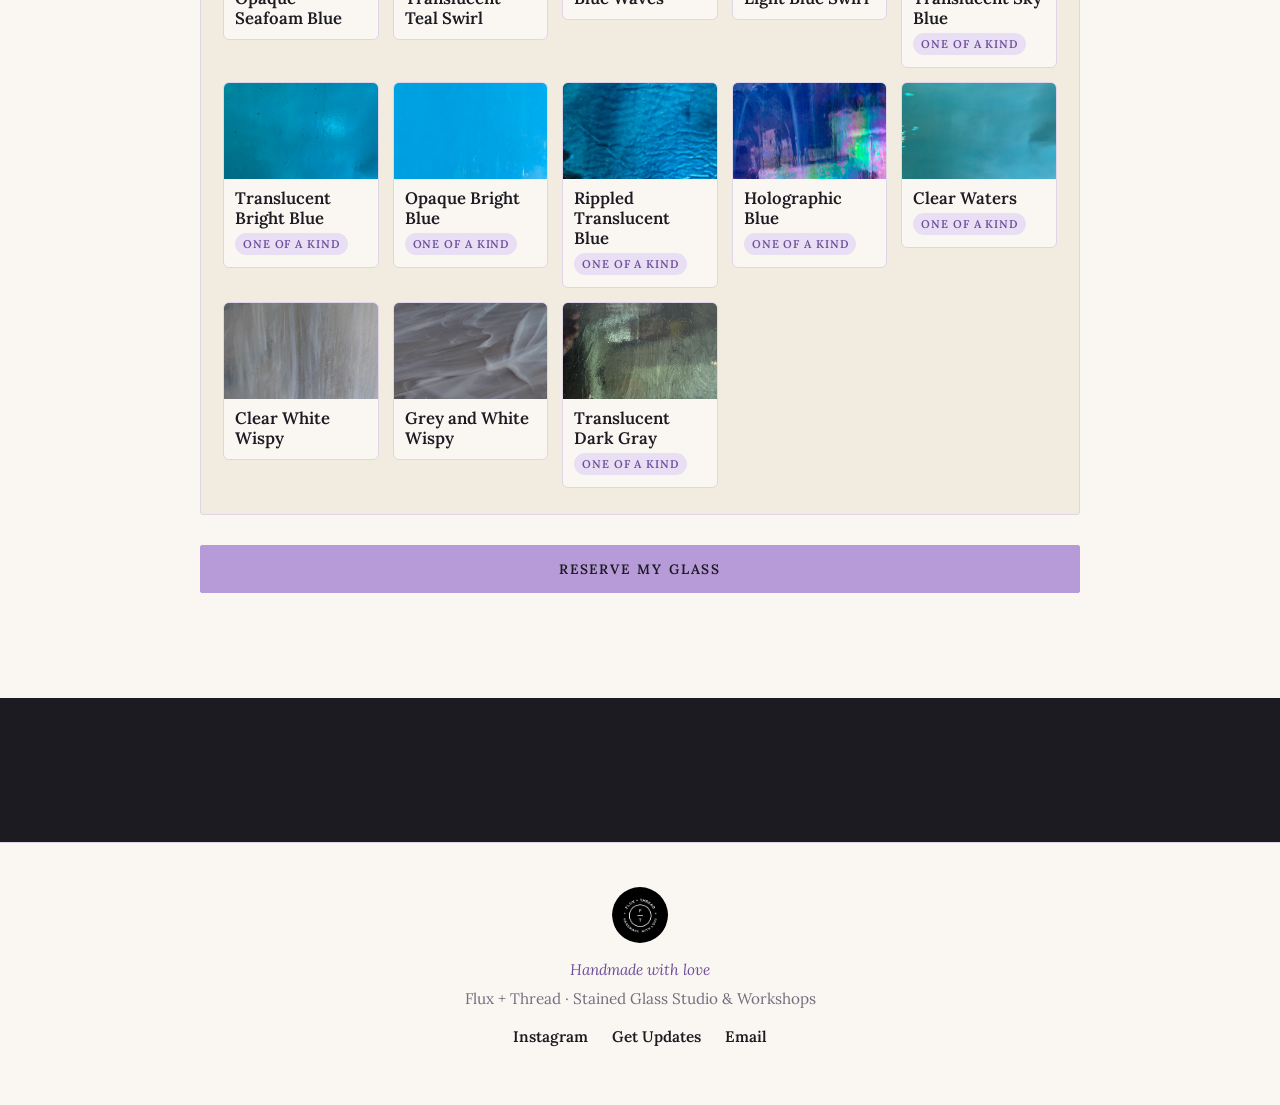
<file: choose-glass-private.html>
<!DOCTYPE html>
<html lang="en">
<!--
  Choose Your Glass — PRIVATE CLASS version.

  Same as choose-glass.html but generic for private/group classes: no date dropdown
  (a private class isn't tied to a public July session), back-link goes to
  private-classes.html, and the emailed subject/labels say "Private Class".

  HOW TO ADD / EDIT / REMOVE A GLASS SHEET:
  The swatches are generated from the GLASS list in the <script> at the bottom of this file
  (one entry per sheet, shown automatically under every pattern part). To add a sheet:
    1. Put the photo in Images/glass/ (web-safe name, e.g. butter-yellow.jpeg).
    2. Add one line to GLASS:  { name: "Butter Yellow", file: "butter-yellow.jpeg" }
       For a one-of-a-kind sheet add `, ooak: true` — it gets a badge + "(one of a kind)" in
       Sarah's email. Default (no ooak) = restockable.
  Keep this list in sync with choose-glass.html.
-->
<head>
<meta charset="UTF-8">
<meta name="viewport" content="width=device-width, initial-scale=1.0">
<title>Choose Your Glass — Private Class · Flux + Thread</title>
<meta name="description" content="Private class guests: pick the exact sheet of glass for each part of your suncatcher before class day — reserved just for you.">
<link rel="icon" type="image/png" href="Images/logo-badge.png">
<link rel="apple-touch-icon" href="Images/logo-badge.png">
<meta property="og:type" content="website">
<meta property="og:site_name" content="Flux + Thread">
<meta property="og:title" content="Choose Your Glass — Private Class · Flux + Thread">
<meta property="og:description" content="Private class guests: pick the exact sheet of glass for each part of your suncatcher before class day — reserved just for you.">
<meta property="og:image" content="https://fluxandthread.com/Images/share-card.png">
<meta property="og:url" content="https://fluxandthread.com/choose-glass-private.html">
<meta name="twitter:card" content="summary_large_image">
<meta name="twitter:image" content="https://fluxandthread.com/Images/share-card.png">
<link rel="preconnect" href="https://fonts.googleapis.com">
<link rel="preconnect" href="https://fonts.gstatic.com" crossorigin>
<link href="https://fonts.googleapis.com/css2?family=Cormorant+Garamond:ital,wght@0,500;0,600;1,500;1,600&family=Lora:ital,wght@0,400;0,600;0,700;1,400&display=swap" rel="stylesheet">
<link rel="stylesheet" href="styles.css">
</head>
<body>

<header class="site-header">
  <div class="container">
    <a href="index.html" class="brand">
      <img src="Images/logo-badge.png" alt="Flux + Thread logo">
      <span class="wordmark">Flux <span class="plus">+</span> Thread</span>
    </a>
    <nav class="site-nav">
      <a href="workshops.html">Workshop</a>
      <a href="private-classes.html">Private Classes</a>
      <a href="gallery.html">Gallery</a>
      <a href="index.html#shop">Shop</a>
      <a href="about.html">About</a>
      <a href="index.html#signup" class="btn">Get Updates</a>
    </nav>
  </div>
</header>

<main>

  <!-- ============ INTRO ============ -->
  <section class="glass-intro">
    <div class="container">
      <p class="back-link"><a href="private-classes.html">&larr; Back to private classes</a></p>
      <div class="section-rule"><h2>Choose Your Glass</h2></div>
      <p class="section-sub">
        Choosing your glass is half the fun! Your suncatcher is made of <strong>five pieces of
        glass</strong>, and you get to pick the exact sheet for each one below &mdash; Sarah will set
        those aside for your class, <strong>reserved just for you.</strong> No rush, though: choose now,
        or anytime before class. If you&rsquo;d rather wait, Sarah will send you a link a few days before.
      </p>
    </div>
  </section>

  <!-- ============ GLASS PICKER FORM ============ -->
  <section class="glass-picker">
    <div class="container">
      <form id="glass-form" class="signup glass-form">
        <!-- Web3Forms: free form-to-email. -->
        <input type="hidden" name="access_key" value="7c79ef98-6a4b-4696-a94f-9fb109ec653f">
        <input type="hidden" name="subject" value="Glass picks — Private Class">
        <input type="hidden" name="from_name" value="Flux + Thread website">
        <input type="hidden" name="workshop" value="Private Class">
        <!-- No date dropdown for a private class; this just labels the picks in Sarah's inbox. -->
        <input type="hidden" name="session" value="Private class">
        <!-- Set by the "Surprise me" button (JS); tells Sarah whether the guest chose or wants a surprise. -->
        <input type="hidden" name="glass_selection" id="glass-selection" value="Picking their own glass (see choices below)">
        <!-- honeypot (hidden from people, catches bots) -->
        <input type="checkbox" name="botcheck" tabindex="-1" autocomplete="off" style="display:none">

        <!-- Guest details so Sarah can match these picks to a person -->
        <div class="glass-guest">
          <div class="field-row">
            <input type="text" name="name" placeholder="Your name" aria-label="Your name" required>
            <input type="email" name="email" placeholder="your@email.com" aria-label="Email address" required>
          </div>
          <p class="part-hint multi-seat-note">In a group? Wonderful &mdash; each person just fills this out
          <strong>once</strong> (use your own name so Sarah knows whose glass is whose).</p>
        </div>

        <!-- ===== CHOOSE-OR-SURPRISE ===== -->
        <div class="glass-mode">
          <div class="glass-mode-prompt">
            <div class="mode-or"><span>pick your glass below &mdash; or</span></div>
            <button type="button" id="surprise-btn" class="btn btn-ghost">Surprise me &#10024;</button>
            <p class="mode-hint">Prefer not to choose? Let Sarah hand-pick the perfect glass for your piece.</p>
          </div>
          <div class="surprise-note" role="status">
            <p><strong>Wonderful &mdash; it&rsquo;s a surprise! &#10024;</strong> Sarah will hand-pick glass that
            suits your piece and set it aside for your class. Just add your details above and reserve your spot.</p>
            <button type="button" id="pick-own-btn" class="linklike">Actually, I&rsquo;ll pick my own &rarr;</button>
          </div>
        </div>

        <!-- Pattern map: guests match each numbered piece below to this diagram. -->
        <figure class="glass-pattern">
          <img src="Images/simple-suncatcher-pattern.png" alt="Suncatcher pattern: a square pinwheel of five numbered pieces — 1 across the top, 2 down the right, 3 across the bottom, 4 down the left, and 5 a small square in the center">
          <figcaption>Your pattern &mdash; pick a glass sheet for each numbered piece below.</figcaption>
        </figure>

        <!-- ===== PATTERN PIECES — swatch grids are filled by the GLASS list in the script below ===== -->
        <fieldset class="glass-part" data-part="1">
          <legend><span class="part-n">Piece 1</span> <span class="part-name">Top bar</span></legend>
          <p class="part-hint">The wide bar across the top of the pinwheel.</p>
          <div class="swatch-grid"></div>
        </fieldset>

        <fieldset class="glass-part" data-part="2">
          <legend><span class="part-n">Piece 2</span> <span class="part-name">Right column</span></legend>
          <p class="part-hint">The tall piece down the right-hand side.</p>
          <div class="swatch-grid"></div>
        </fieldset>

        <fieldset class="glass-part" data-part="3">
          <legend><span class="part-n">Piece 3</span> <span class="part-name">Bottom bar</span></legend>
          <p class="part-hint">The wide bar across the bottom of the pinwheel.</p>
          <div class="swatch-grid"></div>
        </fieldset>

        <fieldset class="glass-part" data-part="4">
          <legend><span class="part-n">Piece 4</span> <span class="part-name">Left column</span></legend>
          <p class="part-hint">The tall piece down the left-hand side.</p>
          <div class="swatch-grid"></div>
        </fieldset>

        <fieldset class="glass-part" data-part="5">
          <legend><span class="part-n">Piece 5</span> <span class="part-name">Center square</span></legend>
          <p class="part-hint">The small square right in the middle.</p>
          <div class="swatch-grid"></div>
        </fieldset>

        <button type="submit" class="btn glass-submit">Reserve My Glass</button>
        <p id="glass-status" class="signup-status" role="status" aria-live="polite"></p>
      </form>
    </div>
  </section>

  <!-- ============ CONFIRMATION ============ -->
  <section class="band">
    <div class="container">
      <div id="glass-confirm" class="reserve-confirm" hidden>
        <h3>Your glass is reserved &mdash; thank you!</h3>
        <p class="confirm-pick">
          Sarah will set aside the exact sheets you chose for your class, held with your name on them.
          If anything you picked turns out to be unavailable, she&rsquo;ll email you a close
          alternative before class day.
        </p>
        <p class="confirm-surprise" hidden>
          Sarah will hand-pick glass that suits your piece and set it aside for your class &mdash; a
          little surprise to look forward to. She&rsquo;ll have everything ready for you on the day.
        </p>
        <p class="fineprint">Questions? Email <a href="mailto:hello@fluxandthread.com">hello@fluxandthread.com</a>.</p>
      </div>
    </div>
  </section>

</main>

<footer class="site-footer">
  <div class="container">
    <img src="Images/logo-badge.png" alt="Flux + Thread logo">
    <div class="tag">Handmade with love</div>
    <div>Flux + Thread &middot; Stained Glass Studio &amp; Workshops</div>
    <div class="social">
      <a href="https://www.instagram.com/fluxandthread/" target="_blank" rel="noopener">Instagram</a>
      <a href="index.html#signup">Get Updates</a>
      <a href="mailto:hello@fluxandthread.com">Email</a>
    </div>
  </div>
</footer>

<script>
// ====== THE GLASS LIST — add/edit/remove sheets here (appears under every part) ======
// Keep this in sync with choose-glass.html.
// { name: "<shown name>", file: "<file in Images/glass/>", ooak: true (optional, one-of-a-kind) }
var GLASS = [
  { name: "Pale Lilac Gray",          file: "pale-lilac-gray.png" },
  { name: "Lime Green Streaky",       file: "lime-green-streaky.png" },
  { name: "Dark Yellow Streaky",      file: "dark-yellow-streaky.png" },
  { name: "Butter Yellow",            file: "butter-yellow.jpeg", ooak: true },
  { name: "Peachy Red Smoothie",      file: "peachy-red-smoothie.png" },
  { name: "Opaque Bright Red",        file: "opaque-bright-red.jpeg" },
  { name: "Translucent Cherry Red",   file: "translucent-cherry-red.png", ooak: true },
  { name: "Earthy Swirl",             file: "earthy-swirl.jpeg", ooak: true },
  { name: "Green Brown Swirl",        file: "green-brown-swirl.jpeg", ooak: true },
  { name: "Green Blue Swirl",         file: "green-blue-swirl.jpeg", ooak: true },
  { name: "Opaque Seafoam Blue",      file: "opaque-seafoam-blue.jpeg" },
  { name: "Translucent Teal Swirl",   file: "translucent-teal-swirl.jpeg" },
  { name: "Blue Waves",               file: "blue-waves.png" },
  { name: "Light Blue Swirl",         file: "light-blue-swirl.png" },
  { name: "Translucent Sky Blue",     file: "translucent-sky-blue.jpeg", ooak: true },
  { name: "Translucent Bright Blue",  file: "translucent-bright-blue.jpeg", ooak: true },
  { name: "Opaque Bright Blue",       file: "opaque-bright-blue.jpeg", ooak: true },
  { name: "Rippled Translucent Blue", file: "rippled-translucent-blue.jpeg", ooak: true },
  { name: "Holographic Blue",         file: "holographic-blue.jpeg", ooak: true },
  { name: "Clear Waters",             file: "clear-waters.jpeg", ooak: true },
  { name: "Clear White Wispy",        file: "clear-white-wispy.jpeg" },
  { name: "Grey and White Wispy",     file: "grey-and-white-wispy.png" },
  { name: "Translucent Dark Gray",    file: "translucent-dark-gray.jpeg", ooak: true }
];

// Build the swatches into every part's grid from the GLASS list.
(function () {
  function esc(s) { return String(s).replace(/&/g, '&amp;').replace(/"/g, '&quot;').replace(/</g, '&lt;').replace(/>/g, '&gt;'); }
  var grids = document.querySelectorAll('.glass-part');
  for (var p = 0; p < grids.length; p++) {
    var fs = grids[p];
    var part = fs.getAttribute('data-part');
    var grid = fs.querySelector('.swatch-grid');
    var html = '';
    for (var i = 0; i < GLASS.length; i++) {
      var g = GLASS[i];
      var val = esc(g.ooak ? g.name + ' (one of a kind)' : g.name);
      html += '<label class="swatch"><input type="radio" name="glass_for_' + part + '" value="' + val + '">'
        + '<span class="sw-inner"><img class="sw-tile" src="Images/glass/' + encodeURI(g.file) + '" alt="" loading="lazy">'
        + '<span class="sw-cap"><span class="sw-name">' + esc(g.name) + '</span>'
        + (g.ooak ? '<span class="sw-ooak">One of a kind</span>' : '')
        + '</span><span class="sw-check" aria-hidden="true">Reserved for you</span></span></label>';
    }
    grid.innerHTML = html;
  }
})();

// ====== Form behaviour: surprise toggle, completeness nudge, submit + confirm ======
(function () {
  var form = document.getElementById('glass-form');
  if (!form) return;
  var statusEl = document.getElementById('glass-status');
  var confirmEl = document.getElementById('glass-confirm');
  var submitBtn = form.querySelector('.glass-submit');
  var modeField = document.getElementById('glass-selection');
  function setStatus(msg, kind) { statusEl.textContent = msg; statusEl.className = 'signup-status show ' + (kind || ''); }

  // ---- Surprise me: let Sarah hand-pick instead of choosing ----
  var PICK_MSG = 'Picking their own glass (see choices below)';
  var SURPRISE_MSG = '✨ SURPRISE ME — please pick glass for this guest';
  function setSurprise(on) {
    form.classList.toggle('surprise-on', on);
    if (modeField) modeField.value = on ? SURPRISE_MSG : PICK_MSG;
    if (submitBtn) submitBtn.textContent = on ? 'Reserve My Surprise ✨' : 'Reserve My Glass';
    if (on) {  // clear any picks so they don't email alongside the surprise flag
      form.querySelectorAll('.glass-part input[type="radio"]:checked').forEach(function (r) { r.checked = false; });
    }
    setStatus('', '');
  }
  var surpriseBtn = document.getElementById('surprise-btn');
  var pickOwnBtn = document.getElementById('pick-own-btn');
  if (surpriseBtn) surpriseBtn.addEventListener('click', function () { setSurprise(true); });
  if (pickOwnBtn) pickOwnBtn.addEventListener('click', function () { setSurprise(false); });

  function showConfirm() {
    var surprise = form.classList.contains('surprise-on');
    var pickP = confirmEl.querySelector('.confirm-pick');
    var surpriseP = confirmEl.querySelector('.confirm-surprise');
    if (pickP) pickP.hidden = surprise;
    if (surpriseP) surpriseP.hidden = !surprise;
    confirmEl.hidden = false;
    confirmEl.scrollIntoView({ behavior: 'smooth', block: 'center' });
  }

  form.addEventListener('submit', function (e) {
    e.preventDefault();

    // Nudge: every part needs a sheet, or Sarah can't cut the piece.
    // (Skipped when the guest chose "Surprise me" — Sarah picks for them.)
    if (!form.classList.contains('surprise-on')) {
      var parts = form.querySelectorAll('.glass-part');
      var unchosen = [];
      parts.forEach(function (fs) {
        if (!fs.querySelector('input[type="radio"]:checked')) {
          var lg = fs.querySelector('legend');
          unchosen.push(lg ? lg.textContent.replace(/\[.*?\]/g, '').trim() : 'a part');
        }
      });
      if (unchosen.length) {
        setStatus('Please pick a sheet for: ' + unchosen.join(', ') + '.', 'err');
        parts[0].scrollIntoView({ behavior: 'smooth', block: 'center' });
        return;
      }
    }

    var key = form.elements['access_key'].value;
    // Not yet activated: don't fail loudly — thank them and move on.
    if (!key || key.indexOf('PASTE') !== -1) {
      setStatus('Thanks! Glass picks go live in just a moment — please check back soon.', 'pending');
      return;
    }
    setStatus('Sending…', '');
    fetch('https://api.web3forms.com/submit', { method: 'POST', body: new FormData(form) })
      .then(function (r) { return r.json(); })
      .then(function (j) {
        if (j.success) {
          form.reset();
          setStatus('', '');
          showConfirm();
        } else {
          setStatus('That didn’t go through. Please try again, or email hello@fluxandthread.com.', 'err');
        }
      })
      .catch(function () { setStatus('Network hiccup — please try again in a moment.', 'err'); });
  });
})();
</script>

</body>
</html>
</file>
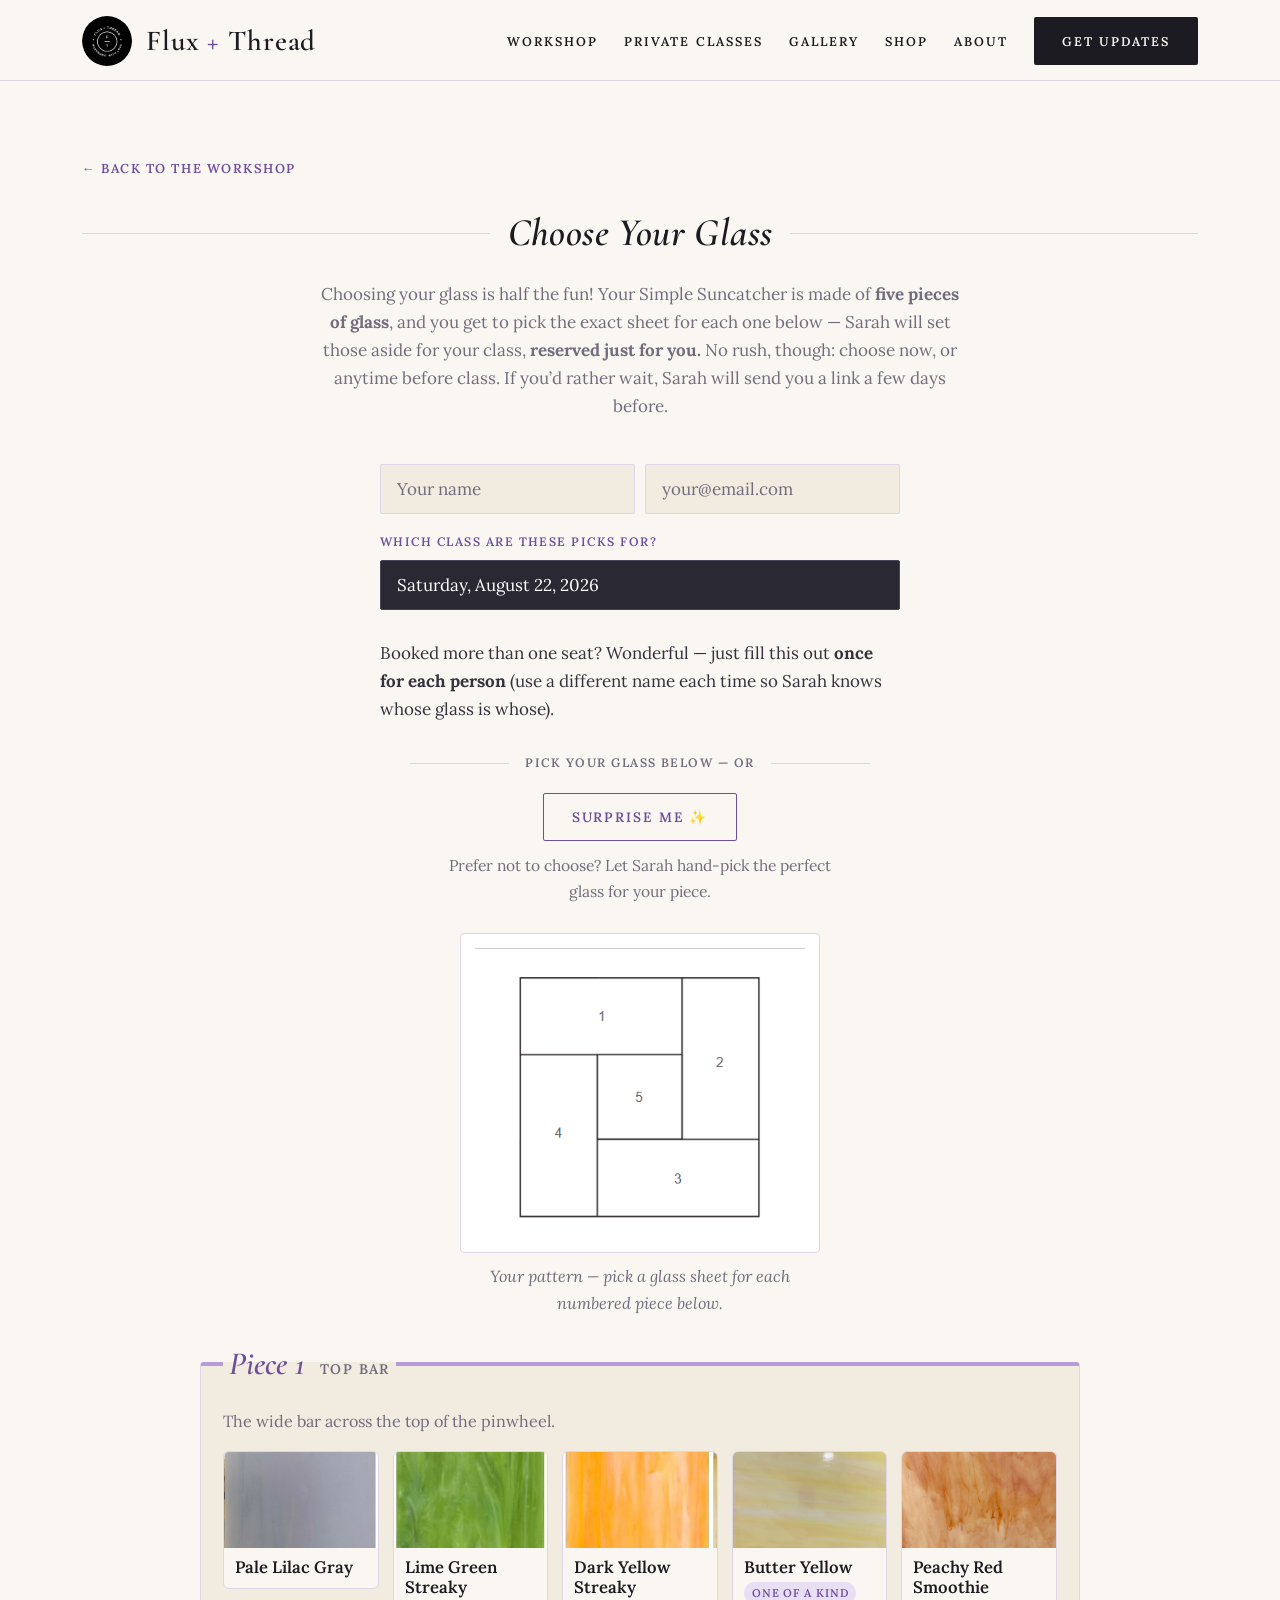
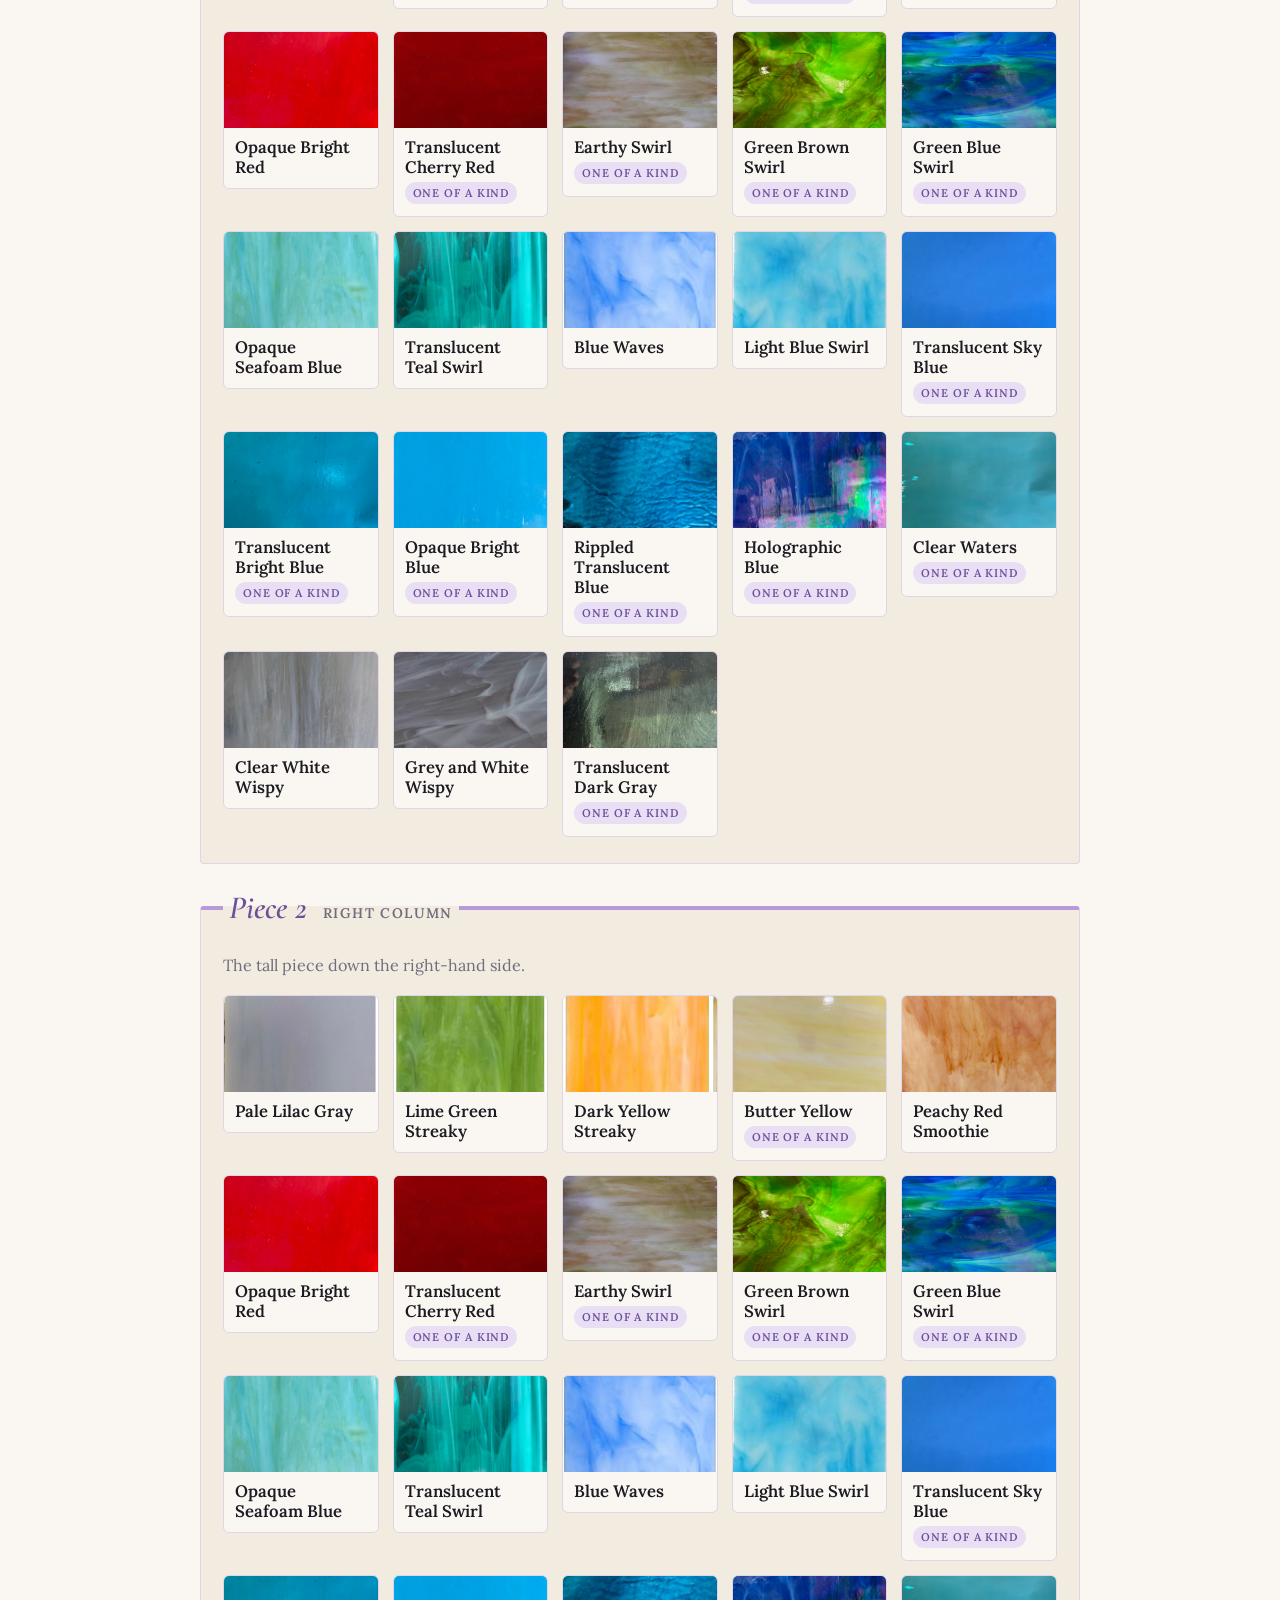
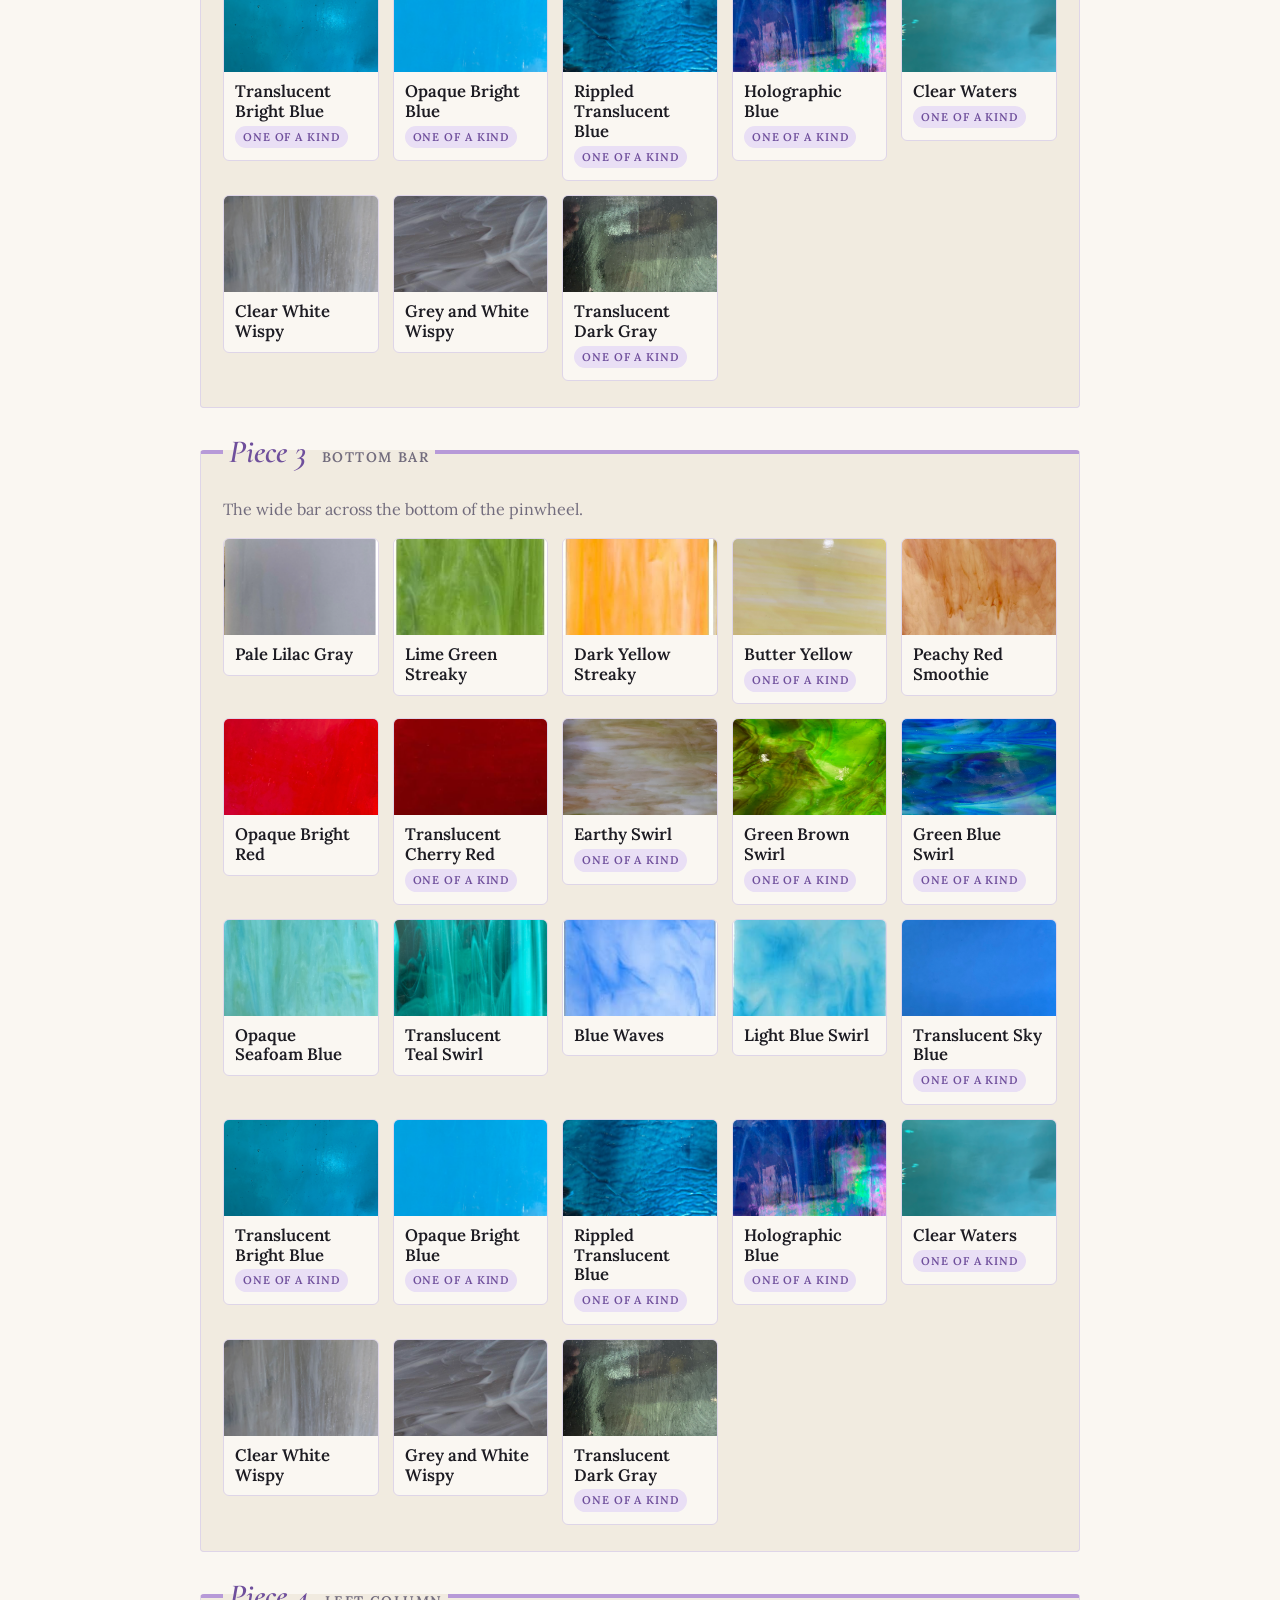
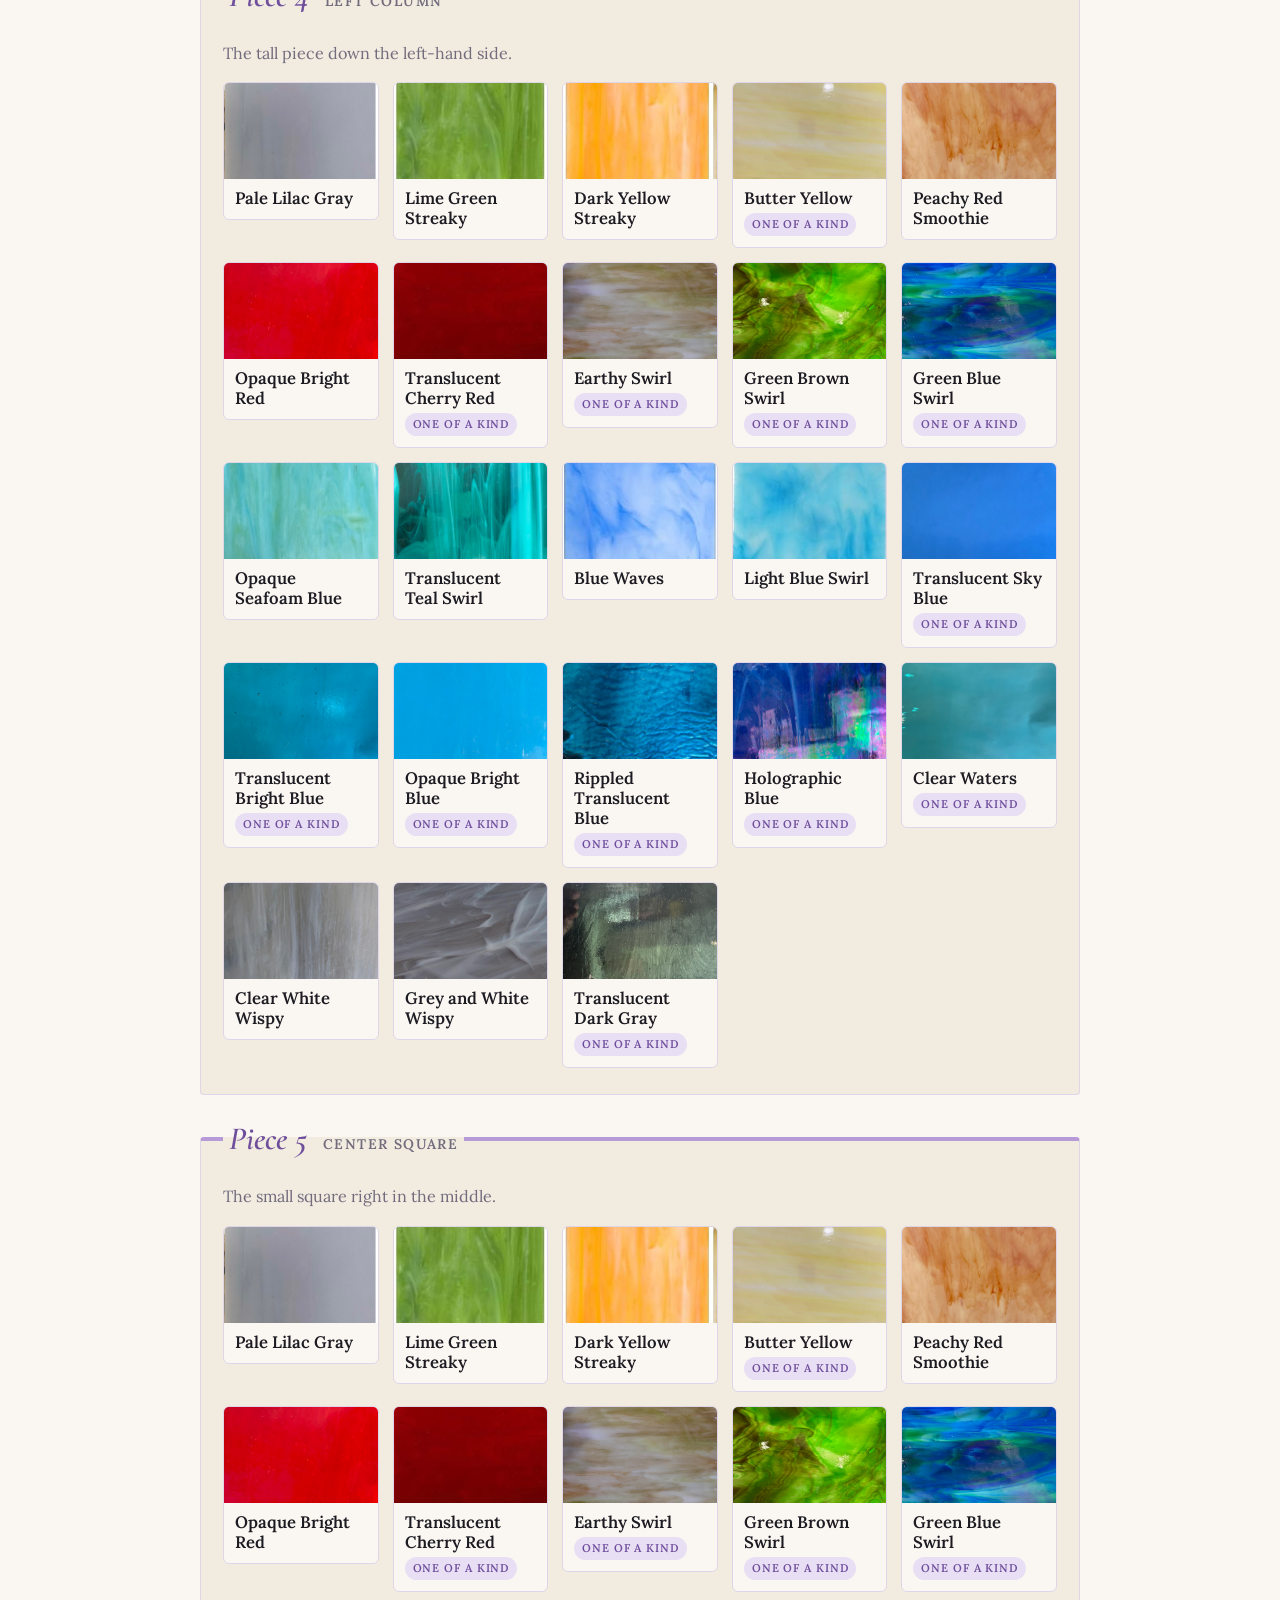
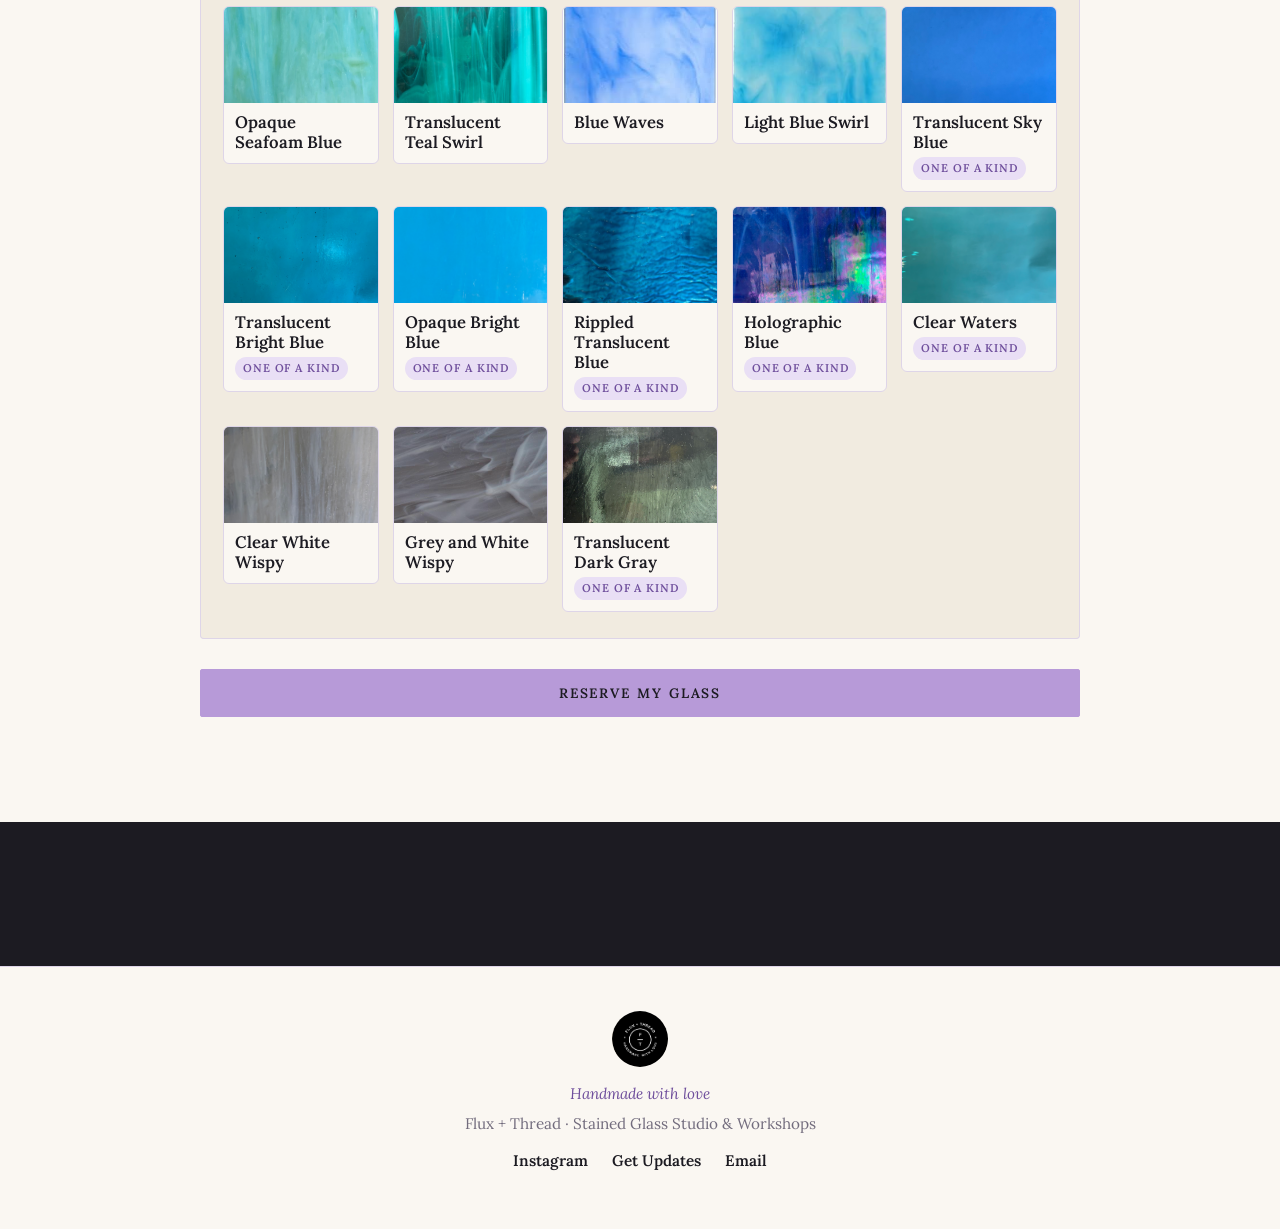
<file: choose-glass.html>
<!DOCTYPE html>
<html lang="en">
<!--
  Choose Your Glass — guests pick one glass sheet per part of their project.

  HOW TO ADD / EDIT / REMOVE A GLASS SHEET:
  The swatches are generated from the GLASS list in the <script> at the bottom of this file
  (one entry per sheet, shown automatically under every pattern part). To add a sheet:
    1. Put the photo in Images/glass/ (web-safe name, e.g. butter-yellow.jpeg).
    2. Add one line to GLASS:  { name: "Butter Yellow", file: "butter-yellow.jpeg" }
       For a one-of-a-kind sheet add `, ooak: true` — it gets a badge + "(one of a kind)" in
       Sarah's email. Default (no ooak) = restockable.
  No other edits needed — it appears under every pattern piece.

  PER WORKSHOP: this page is for the Simple Suncatcher workshop. A different workshop has a
  different pattern (different parts) → copy this file to choose-glass-<slug>.html and edit the
  <legend> names, the data-part keys, the hidden subject/workshop fields, the back-link, and the
  session <option>s. (.gitignore already whitelists choose-glass*.html.)
-->
<head>
<meta charset="UTF-8">
<meta name="viewport" content="width=device-width, initial-scale=1.0">
<title>Choose Your Glass — Flux + Thread</title>
<meta name="description" content="Workshop guests: pick the exact sheet of glass for each part of your project before class day — reserved just for you.">
<link rel="icon" type="image/png" href="Images/logo-badge.png">
<link rel="apple-touch-icon" href="Images/logo-badge.png">
<meta property="og:type" content="website">
<meta property="og:site_name" content="Flux + Thread">
<meta property="og:title" content="Choose Your Glass — Flux + Thread">
<meta property="og:description" content="Workshop guests: pick the exact sheet of glass for each part of your project before class day — reserved just for you.">
<meta property="og:image" content="https://fluxandthread.com/Images/share-card.png">
<meta property="og:url" content="https://fluxandthread.com/choose-glass.html">
<meta name="twitter:card" content="summary_large_image">
<meta name="twitter:image" content="https://fluxandthread.com/Images/share-card.png">
<link rel="preconnect" href="https://fonts.googleapis.com">
<link rel="preconnect" href="https://fonts.gstatic.com" crossorigin>
<link href="https://fonts.googleapis.com/css2?family=Cormorant+Garamond:ital,wght@0,500;0,600;1,500;1,600&family=Lora:ital,wght@0,400;0,600;0,700;1,400&display=swap" rel="stylesheet">
<link rel="stylesheet" href="styles.css">
</head>
<body>

<header class="site-header">
  <div class="container">
    <a href="index.html" class="brand">
      <img src="Images/logo-badge.png" alt="Flux + Thread logo">
      <span class="wordmark">Flux <span class="plus">+</span> Thread</span>
    </a>
    <nav class="site-nav">
      <a href="workshops.html">Workshop</a>
      <a href="private-classes.html">Private Classes</a>
      <a href="gallery.html">Gallery</a>
      <a href="index.html#shop">Shop</a>
      <a href="about.html">About</a>
      <a href="index.html#signup" class="btn">Get Updates</a>
    </nav>
  </div>
</header>

<main>

  <!-- ============ INTRO ============ -->
  <section class="glass-intro">
    <div class="container">
      <p class="back-link"><a href="workshop-simple-suncatcher.html">&larr; Back to the workshop</a></p>
      <div class="section-rule"><h2>Choose Your Glass</h2></div>
      <p class="section-sub">
        Choosing your glass is half the fun! Your Simple Suncatcher is made of <strong>five pieces of
        glass</strong>, and you get to pick the exact sheet for each one below &mdash; Sarah will set
        those aside for your class, <strong>reserved just for you.</strong> No rush, though: choose now,
        or anytime before class. If you&rsquo;d rather wait, Sarah will send you a link a few days before.
      </p>
    </div>
  </section>

  <!-- ============ GLASS PICKER FORM ============ -->
  <section class="glass-picker">
    <div class="container">
      <form id="glass-form" class="signup glass-form">
        <!-- Web3Forms: free form-to-email. -->
        <input type="hidden" name="access_key" value="7c79ef98-6a4b-4696-a94f-9fb109ec653f">
        <input type="hidden" name="subject" value="Glass picks — Simple Suncatcher Workshop">
        <input type="hidden" name="from_name" value="Flux + Thread website">
        <!-- Which workshop. Change this line when you copy the page for a new workshop. -->
        <input type="hidden" name="workshop" value="Simple Suncatcher Workshop">
        <!-- Set by the "Surprise me" button (JS); tells Sarah whether the guest chose or wants a surprise. -->
        <input type="hidden" name="glass_selection" id="glass-selection" value="Picking their own glass (see choices below)">
        <!-- honeypot (hidden from people, catches bots) -->
        <input type="checkbox" name="botcheck" tabindex="-1" autocomplete="off" style="display:none">

        <!-- Guest details so Sarah can match these picks to a booking -->
        <div class="glass-guest">
          <div class="field-row">
            <input type="text" name="name" placeholder="Your name" aria-label="Your name" required>
            <input type="email" name="email" placeholder="your@email.com" aria-label="Email address" required>
          </div>
          <label class="booking-label" for="session-select">Which class are these picks for?</label>
          <!-- Keep these <option>s matching the workshop page's #session-select so picks map to a real booking. -->
          <select id="session-select" name="session" class="light-select" aria-label="Choose your session date">
            <option value="Saturday, August 22, 2026">Saturday, August 22, 2026</option>
          </select>
          <p class="part-hint multi-seat-note">Booked more than one seat? Wonderful &mdash; just fill this out
          <strong>once for each person</strong> (use a different name each time so Sarah knows whose glass is whose).</p>
        </div>

        <!-- ===== CHOOSE-OR-SURPRISE ===== -->
        <div class="glass-mode">
          <div class="glass-mode-prompt">
            <div class="mode-or"><span>pick your glass below &mdash; or</span></div>
            <button type="button" id="surprise-btn" class="btn btn-ghost">Surprise me &#10024;</button>
            <p class="mode-hint">Prefer not to choose? Let Sarah hand-pick the perfect glass for your piece.</p>
          </div>
          <div class="surprise-note" role="status">
            <p><strong>Wonderful &mdash; it&rsquo;s a surprise! &#10024;</strong> Sarah will hand-pick glass that
            suits your piece and set it aside for your class. Just add your details above and reserve your spot.</p>
            <button type="button" id="pick-own-btn" class="linklike">Actually, I&rsquo;ll pick my own &rarr;</button>
          </div>
        </div>

        <!-- Pattern map: guests match each numbered piece below to this diagram. -->
        <figure class="glass-pattern">
          <img src="Images/simple-suncatcher-pattern.png" alt="Simple Suncatcher pattern: a square pinwheel of five numbered pieces — 1 across the top, 2 down the right, 3 across the bottom, 4 down the left, and 5 a small square in the center">
          <figcaption>Your pattern &mdash; pick a glass sheet for each numbered piece below.</figcaption>
        </figure>

        <!-- ===== PATTERN PIECES — swatch grids are filled by the GLASS list in the script below ===== -->
        <fieldset class="glass-part" data-part="1">
          <legend><span class="part-n">Piece 1</span> <span class="part-name">Top bar</span></legend>
          <p class="part-hint">The wide bar across the top of the pinwheel.</p>
          <div class="swatch-grid"></div>
        </fieldset>

        <fieldset class="glass-part" data-part="2">
          <legend><span class="part-n">Piece 2</span> <span class="part-name">Right column</span></legend>
          <p class="part-hint">The tall piece down the right-hand side.</p>
          <div class="swatch-grid"></div>
        </fieldset>

        <fieldset class="glass-part" data-part="3">
          <legend><span class="part-n">Piece 3</span> <span class="part-name">Bottom bar</span></legend>
          <p class="part-hint">The wide bar across the bottom of the pinwheel.</p>
          <div class="swatch-grid"></div>
        </fieldset>

        <fieldset class="glass-part" data-part="4">
          <legend><span class="part-n">Piece 4</span> <span class="part-name">Left column</span></legend>
          <p class="part-hint">The tall piece down the left-hand side.</p>
          <div class="swatch-grid"></div>
        </fieldset>

        <fieldset class="glass-part" data-part="5">
          <legend><span class="part-n">Piece 5</span> <span class="part-name">Center square</span></legend>
          <p class="part-hint">The small square right in the middle.</p>
          <div class="swatch-grid"></div>
        </fieldset>

        <button type="submit" class="btn glass-submit">Reserve My Glass</button>
        <p id="glass-status" class="signup-status" role="status" aria-live="polite"></p>
      </form>
    </div>
  </section>

  <!-- ============ CONFIRMATION ============ -->
  <section class="band">
    <div class="container">
      <div id="glass-confirm" class="reserve-confirm" hidden>
        <h3>Your glass is reserved &mdash; thank you!</h3>
        <p class="confirm-pick">
          Sarah will set aside the exact sheets you chose for your class, held with your name on them.
          If anything you picked turns out to be unavailable, she&rsquo;ll email you a close
          alternative before class day.
        </p>
        <p class="confirm-surprise" hidden>
          Sarah will hand-pick glass that suits your piece and set it aside for your class &mdash; a
          little surprise to look forward to. She&rsquo;ll have everything ready for you on the day.
        </p>
        <p class="fineprint">Questions? Email <a href="mailto:hello@fluxandthread.com">hello@fluxandthread.com</a>.</p>
      </div>
    </div>
  </section>

</main>

<footer class="site-footer">
  <div class="container">
    <img src="Images/logo-badge.png" alt="Flux + Thread logo">
    <div class="tag">Handmade with love</div>
    <div>Flux + Thread &middot; Stained Glass Studio &amp; Workshops</div>
    <div class="social">
      <a href="https://www.instagram.com/fluxandthread/" target="_blank" rel="noopener">Instagram</a>
      <a href="index.html#signup">Get Updates</a>
      <a href="mailto:hello@fluxandthread.com">Email</a>
    </div>
  </div>
</footer>

<script>
// ====== THE GLASS LIST — add/edit/remove sheets here (appears under every part) ======
// { name: "<shown name>", file: "<file in Images/glass/>", ooak: true (optional, one-of-a-kind) }
var GLASS = [
  { name: "Pale Lilac Gray",          file: "pale-lilac-gray.png" },
  { name: "Lime Green Streaky",       file: "lime-green-streaky.png" },
  { name: "Dark Yellow Streaky",      file: "dark-yellow-streaky.png" },
  { name: "Butter Yellow",            file: "butter-yellow.jpeg", ooak: true },
  { name: "Peachy Red Smoothie",      file: "peachy-red-smoothie.png" },
  { name: "Opaque Bright Red",        file: "opaque-bright-red.jpeg" },
  { name: "Translucent Cherry Red",   file: "translucent-cherry-red.png", ooak: true },
  { name: "Earthy Swirl",             file: "earthy-swirl.jpeg", ooak: true },
  { name: "Green Brown Swirl",        file: "green-brown-swirl.jpeg", ooak: true },
  { name: "Green Blue Swirl",         file: "green-blue-swirl.jpeg", ooak: true },
  { name: "Opaque Seafoam Blue",      file: "opaque-seafoam-blue.jpeg" },
  { name: "Translucent Teal Swirl",   file: "translucent-teal-swirl.jpeg" },
  { name: "Blue Waves",               file: "blue-waves.png" },
  { name: "Light Blue Swirl",         file: "light-blue-swirl.png" },
  { name: "Translucent Sky Blue",     file: "translucent-sky-blue.jpeg", ooak: true },
  { name: "Translucent Bright Blue",  file: "translucent-bright-blue.jpeg", ooak: true },
  { name: "Opaque Bright Blue",       file: "opaque-bright-blue.jpeg", ooak: true },
  { name: "Rippled Translucent Blue", file: "rippled-translucent-blue.jpeg", ooak: true },
  { name: "Holographic Blue",         file: "holographic-blue.jpeg", ooak: true },
  { name: "Clear Waters",             file: "clear-waters.jpeg", ooak: true },
  { name: "Clear White Wispy",        file: "clear-white-wispy.jpeg" },
  { name: "Grey and White Wispy",     file: "grey-and-white-wispy.png" },
  { name: "Translucent Dark Gray",    file: "translucent-dark-gray.jpeg", ooak: true }
];

// Build the swatches into every part's grid from the GLASS list.
(function () {
  function esc(s) { return String(s).replace(/&/g, '&amp;').replace(/"/g, '&quot;').replace(/</g, '&lt;').replace(/>/g, '&gt;'); }
  var grids = document.querySelectorAll('.glass-part');
  for (var p = 0; p < grids.length; p++) {
    var fs = grids[p];
    var part = fs.getAttribute('data-part');
    var grid = fs.querySelector('.swatch-grid');
    var html = '';
    for (var i = 0; i < GLASS.length; i++) {
      var g = GLASS[i];
      var val = esc(g.ooak ? g.name + ' (one of a kind)' : g.name);
      html += '<label class="swatch"><input type="radio" name="glass_for_' + part + '" value="' + val + '">'
        + '<span class="sw-inner"><img class="sw-tile" src="Images/glass/' + encodeURI(g.file) + '" alt="" loading="lazy">'
        + '<span class="sw-cap"><span class="sw-name">' + esc(g.name) + '</span>'
        + (g.ooak ? '<span class="sw-ooak">One of a kind</span>' : '')
        + '</span><span class="sw-check" aria-hidden="true">Reserved for you</span></span></label>';
    }
    grid.innerHTML = html;
  }
})();

// ====== Form behaviour: surprise toggle, completeness nudge, submit + confirm ======
(function () {
  var form = document.getElementById('glass-form');
  if (!form) return;
  var statusEl = document.getElementById('glass-status');
  var confirmEl = document.getElementById('glass-confirm');
  var submitBtn = form.querySelector('.glass-submit');
  var modeField = document.getElementById('glass-selection');
  function setStatus(msg, kind) { statusEl.textContent = msg; statusEl.className = 'signup-status show ' + (kind || ''); }

  // ---- Surprise me: let Sarah hand-pick instead of choosing ----
  var PICK_MSG = 'Picking their own glass (see choices below)';
  var SURPRISE_MSG = '✨ SURPRISE ME — please pick glass for this guest';
  function setSurprise(on) {
    form.classList.toggle('surprise-on', on);
    if (modeField) modeField.value = on ? SURPRISE_MSG : PICK_MSG;
    if (submitBtn) submitBtn.textContent = on ? 'Reserve My Surprise ✨' : 'Reserve My Glass';
    if (on) {  // clear any picks so they don't email alongside the surprise flag
      form.querySelectorAll('.glass-part input[type="radio"]:checked').forEach(function (r) { r.checked = false; });
    }
    setStatus('', '');
  }
  var surpriseBtn = document.getElementById('surprise-btn');
  var pickOwnBtn = document.getElementById('pick-own-btn');
  if (surpriseBtn) surpriseBtn.addEventListener('click', function () { setSurprise(true); });
  if (pickOwnBtn) pickOwnBtn.addEventListener('click', function () { setSurprise(false); });

  function showConfirm() {
    var surprise = form.classList.contains('surprise-on');
    var pickP = confirmEl.querySelector('.confirm-pick');
    var surpriseP = confirmEl.querySelector('.confirm-surprise');
    if (pickP) pickP.hidden = surprise;
    if (surpriseP) surpriseP.hidden = !surprise;
    confirmEl.hidden = false;
    confirmEl.scrollIntoView({ behavior: 'smooth', block: 'center' });
  }

  form.addEventListener('submit', function (e) {
    e.preventDefault();

    // Nudge: every part needs a sheet, or Sarah can't cut the piece.
    // (Skipped when the guest chose "Surprise me" — Sarah picks for them.)
    if (!form.classList.contains('surprise-on')) {
      var parts = form.querySelectorAll('.glass-part');
      var unchosen = [];
      parts.forEach(function (fs) {
        if (!fs.querySelector('input[type="radio"]:checked')) {
          var lg = fs.querySelector('legend');
          unchosen.push(lg ? lg.textContent.replace(/\[.*?\]/g, '').trim() : 'a part');
        }
      });
      if (unchosen.length) {
        setStatus('Please pick a sheet for: ' + unchosen.join(', ') + '.', 'err');
        parts[0].scrollIntoView({ behavior: 'smooth', block: 'center' });
        return;
      }
    }

    var key = form.elements['access_key'].value;
    // Not yet activated: don't fail loudly — thank them and move on.
    if (!key || key.indexOf('PASTE') !== -1) {
      setStatus('Thanks! Glass picks go live in just a moment — please check back soon.', 'pending');
      return;
    }
    setStatus('Sending…', '');
    fetch('https://api.web3forms.com/submit', { method: 'POST', body: new FormData(form) })
      .then(function (r) { return r.json(); })
      .then(function (j) {
        if (j.success) {
          form.reset();
          setStatus('', '');
          showConfirm();
        } else {
          setStatus('That didn’t go through. Please try again, or email hello@fluxandthread.com.', 'err');
        }
      })
      .catch(function () { setStatus('Network hiccup — please try again in a moment.', 'err'); });
  });
})();
</script>

</body>
</html>
</file>
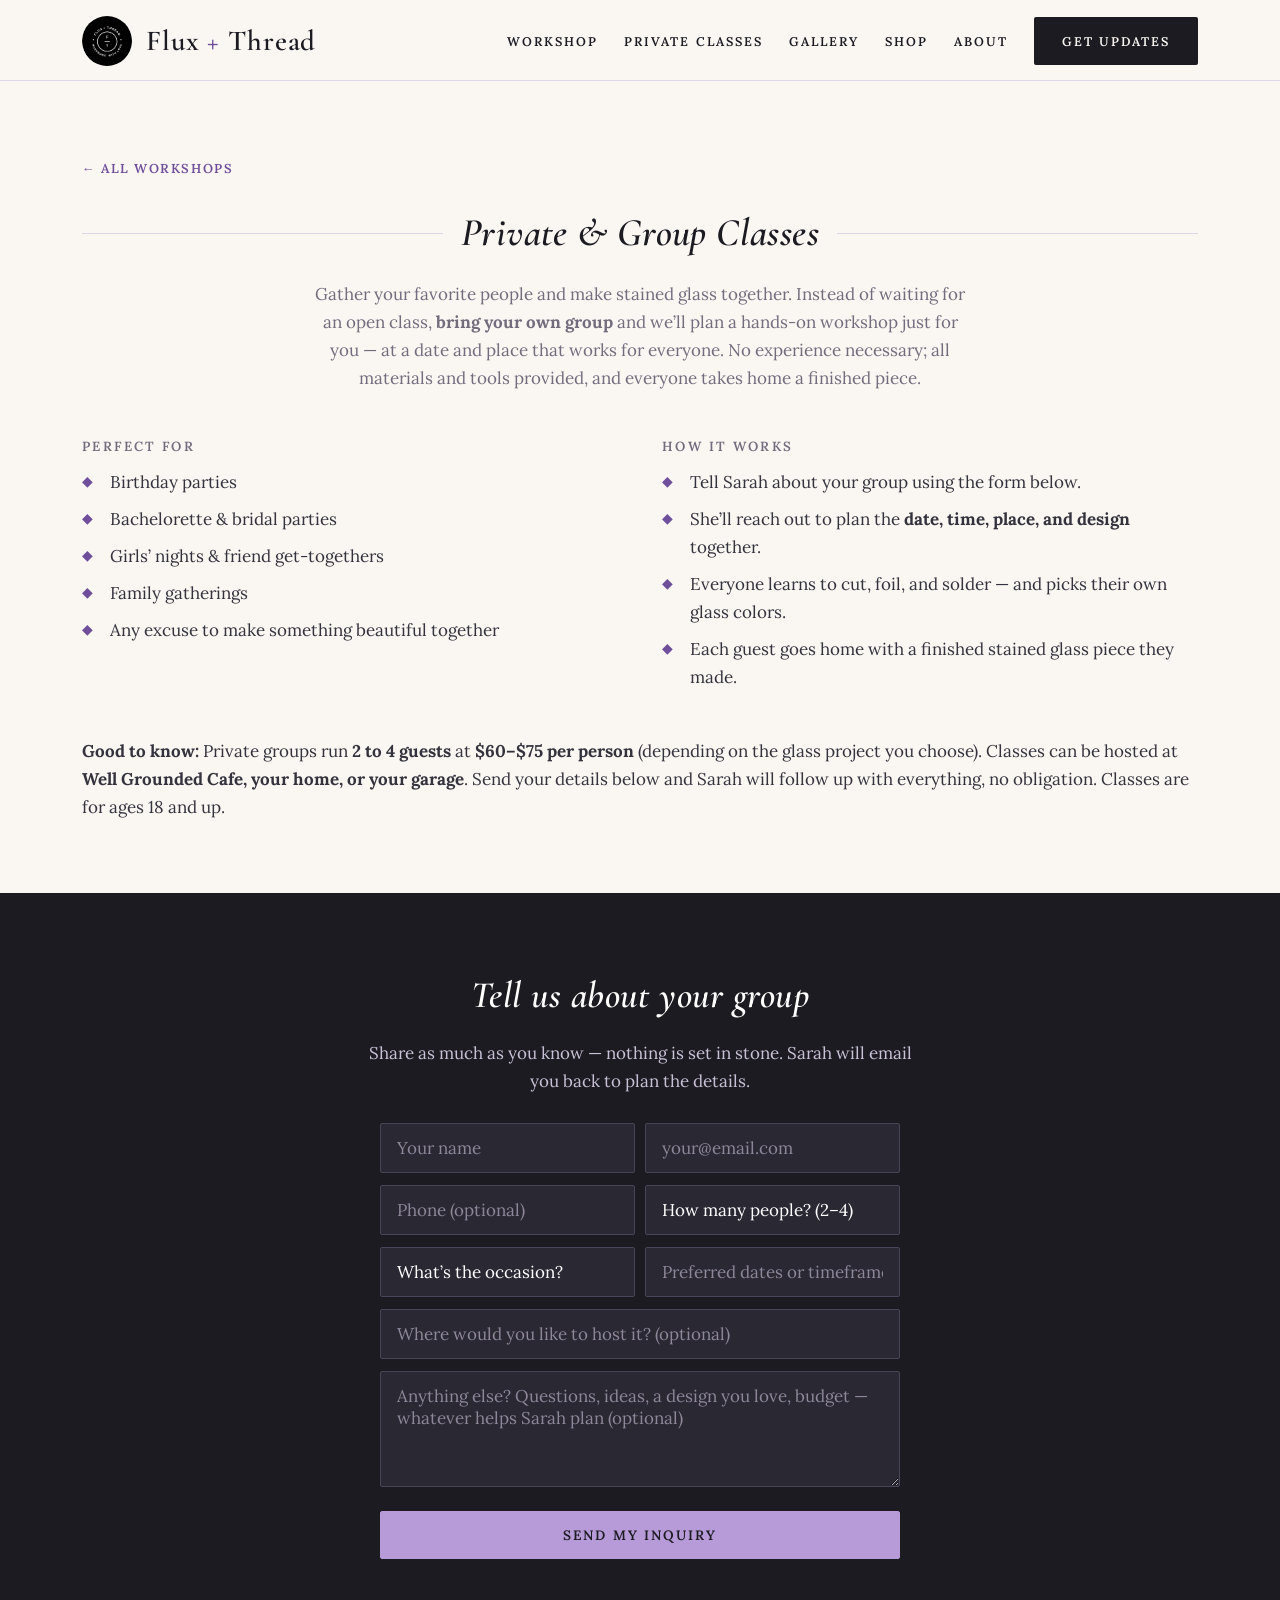
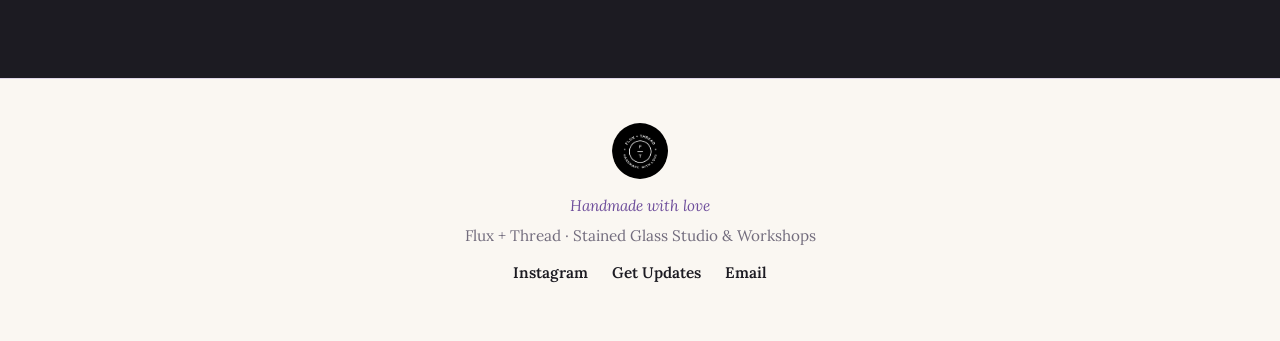
<file: private-classes.html>
<!DOCTYPE html>
<html lang="en">
<head>
<meta charset="UTF-8">
<meta name="viewport" content="width=device-width, initial-scale=1.0">
<title>Private &amp; Group Classes — Flux + Thread</title>
<meta name="description" content="Book a private stained glass class for your group at Flux + Thread — birthdays, bachelorette parties, girls' nights, and family gatherings. Tell us about your group and we'll plan a class just for you.">
<link rel="icon" type="image/png" href="Images/logo-badge.png">
<link rel="apple-touch-icon" href="Images/logo-badge.png">
<meta property="og:type" content="website">
<meta property="og:site_name" content="Flux + Thread">
<meta property="og:title" content="Private &amp; Group Classes — Flux + Thread">
<meta property="og:description" content="Gather your friends and make stained glass together. Private, small-group classes for birthdays, bachelorette parties, girls' nights, and more.">
<meta property="og:image" content="https://fluxandthread.com/Images/share-card.png">
<meta property="og:url" content="https://fluxandthread.com/private-classes.html">
<meta name="twitter:card" content="summary_large_image">
<meta name="twitter:image" content="https://fluxandthread.com/Images/share-card.png">
<link rel="preconnect" href="https://fonts.googleapis.com">
<link rel="preconnect" href="https://fonts.gstatic.com" crossorigin>
<link href="https://fonts.googleapis.com/css2?family=Cormorant+Garamond:ital,wght@0,500;0,600;1,500;1,600&family=Lora:ital,wght@0,400;0,600;0,700;1,400&display=swap" rel="stylesheet">
<link rel="stylesheet" href="styles.css">
</head>
<body>

<header class="site-header">
  <div class="container">
    <a href="index.html" class="brand">
      <img src="Images/logo-badge.png" alt="Flux + Thread logo">
      <span class="wordmark">Flux <span class="plus">+</span> Thread</span>
    </a>
    <nav class="site-nav">
      <a href="workshops.html">Workshop</a>
      <a href="private-classes.html" aria-current="page">Private Classes</a>
      <a href="gallery.html">Gallery</a>
      <a href="index.html#shop">Shop</a>
      <a href="about.html">About</a>
      <a href="index.html#signup" class="btn">Get Updates</a>
    </nav>
  </div>
</header>

<main>

  <!-- ============ INTRO ============ -->
  <section id="offer">
    <div class="container">
      <p class="back-link"><a href="workshops.html">&larr; All workshops</a></p>
      <div class="section-rule"><h2>Private &amp; Group Classes</h2></div>
      <p class="section-sub">
        Gather your favorite people and make stained glass together. Instead of waiting for an open
        class, <strong>bring your own group</strong> and we&rsquo;ll plan a hands-on workshop just for you
        &mdash; at a date and place that works for everyone. No experience necessary; all materials and
        tools provided, and everyone takes home a finished piece.
      </p>

      <!-- Great for -->
      <div class="detail-cols" style="margin-top:34px;">
        <div>
          <div class="smallcaps learn-title">Perfect for</div>
          <ul class="learn-list">
            <li>Birthday parties</li>
            <li>Bachelorette &amp; bridal parties</li>
            <li>Girls&rsquo; nights &amp; friend get-togethers</li>
            <li>Family gatherings</li>
            <li>Any excuse to make something beautiful together</li>
          </ul>
        </div>
        <div>
          <div class="smallcaps learn-title">How it works</div>
          <ul class="learn-list">
            <li>Tell Sarah about your group using the form below.</li>
            <li>She&rsquo;ll reach out to plan the <strong>date, time, place, and design</strong> together.</li>
            <li>Everyone learns to cut, foil, and solder &mdash; and picks their own glass colors.</li>
            <li>Each guest goes home with a finished stained glass piece they made.</li>
          </ul>
        </div>
      </div>

      <div class="note" style="margin-top:24px;">
        <strong>Good to know:</strong> Private groups run <strong>2 to 4 guests</strong> at
        <strong>$60&ndash;$75 per person</strong> (depending on the glass project you choose). Classes can be
        hosted at <strong>Well Grounded Cafe, your home, or your garage</strong>. Send your details below and
        Sarah will follow up with everything, no obligation. Classes are for ages 18 and up.
      </div>
    </div>
  </section>

  <!-- ============ INQUIRY FORM ============ -->
  <section id="inquire" class="band">
    <div class="container">
      <h2>Tell us about your group</h2>
      <p class="section-sub">
        Share as much as you know &mdash; nothing is set in stone. Sarah will email you back to plan the details.
      </p>

      <form id="private-form" class="signup">
        <!-- Web3Forms: free form-to-email (same access key as the other forms). -->
        <input type="hidden" name="access_key" value="7c79ef98-6a4b-4696-a94f-9fb109ec653f">
        <input type="hidden" name="subject" value="Private / group class inquiry">
        <input type="hidden" name="from_name" value="Flux + Thread website">
        <!-- honeypot (hidden from people, catches bots) -->
        <input type="checkbox" name="botcheck" tabindex="-1" autocomplete="off" style="display:none">

        <div class="field-row">
          <input type="text" name="name" placeholder="Your name" aria-label="Your name" required>
          <input type="email" name="email" placeholder="your@email.com" aria-label="Email address" required>
        </div>

        <div class="field-row">
          <input type="tel" name="phone" placeholder="Phone (optional)" aria-label="Phone number">
          <select name="group_size" aria-label="How many people? (2–4)">
            <option value="" disabled selected>How many people? (2&ndash;4)</option>
            <option value="2 people">2 people</option>
            <option value="3 people">3 people</option>
            <option value="4 people">4 people</option>
            <option value="Not sure yet">Not sure yet</option>
          </select>
        </div>

        <div class="field-row">
          <select name="occasion" aria-label="What's the occasion?">
            <option value="" disabled selected>What&rsquo;s the occasion?</option>
            <option value="Birthday">Birthday</option>
            <option value="Bachelorette / bridal">Bachelorette / bridal</option>
            <option value="Girls' night / friends">Girls&rsquo; night / friends</option>
            <option value="Family gathering">Family gathering</option>
            <option value="Just for fun">Just for fun</option>
            <option value="Other">Other</option>
          </select>
          <input type="text" name="preferred_timing" placeholder="Preferred dates or timeframe" aria-label="Preferred dates or timeframe">
        </div>

        <input type="text" name="location_pref" placeholder="Where would you like to host it? (optional)" aria-label="Location preference">

        <textarea name="notes" rows="4" placeholder="Anything else? Questions, ideas, a design you love, budget — whatever helps Sarah plan (optional)" aria-label="Questions or notes"></textarea>

        <button type="submit" class="btn">Send My Inquiry</button>
        <p id="private-status" class="signup-status" role="status" aria-live="polite"></p>
      </form>

      <!-- Shown after a successful submission -->
      <div id="private-confirm" class="reserve-confirm" hidden>
        <h3>Thanks &mdash; your inquiry is on its way!</h3>
        <p>
          Sarah will be in touch soon to plan your group class &mdash; the date, the design, the perfect
          spot, and all the details. Can&rsquo;t wait to make something beautiful with you and your people!
        </p>
        <p class="fineprint">Questions in the meantime? Email <a href="mailto:hello@fluxandthread.com">hello@fluxandthread.com</a>.</p>
      </div>
    </div>
  </section>

</main>

<footer class="site-footer">
  <div class="container">
    <img src="Images/logo-badge.png" alt="Flux + Thread logo">
    <div class="tag">Handmade with love</div>
    <div>Flux + Thread &middot; Stained Glass Studio &amp; Workshops</div>
    <div class="social">
      <a href="https://www.instagram.com/fluxandthread/" target="_blank" rel="noopener">Instagram</a>
      <a href="index.html#signup">Get Updates</a>
      <a href="mailto:hello@fluxandthread.com">Email</a>
    </div>
  </div>
</footer>

<script>
// ---- Inquiry form: submit to Web3Forms, show confirmation ----
(function () {
  var form = document.getElementById('private-form');
  if (!form) return;
  var statusEl = document.getElementById('private-status');
  var confirmEl = document.getElementById('private-confirm');
  function setStatus(msg, kind) { statusEl.textContent = msg; statusEl.className = 'signup-status show ' + (kind || ''); }

  form.addEventListener('submit', function (e) {
    e.preventDefault();
    var key = form.elements['access_key'].value;
    // Not yet activated: don't fail loudly — thank them and move on.
    if (!key || key.indexOf('PASTE') !== -1) {
      setStatus('Thanks! This form goes live in just a moment — please check back soon.', 'pending');
      return;
    }
    setStatus('Sending…', '');
    fetch('https://api.web3forms.com/submit', { method: 'POST', body: new FormData(form) })
      .then(function (r) { return r.json(); })
      .then(function (j) {
        if (j.success) {
          form.reset();
          setStatus('', '');
          confirmEl.hidden = false;
          confirmEl.scrollIntoView({ behavior: 'smooth', block: 'center' });
        } else {
          setStatus('That didn’t go through. Please try again, or email hello@fluxandthread.com.', 'err');
        }
      })
      .catch(function () { setStatus('Network hiccup — please try again in a moment.', 'err'); });
  });
})();
</script>

</body>
</html>
</file>
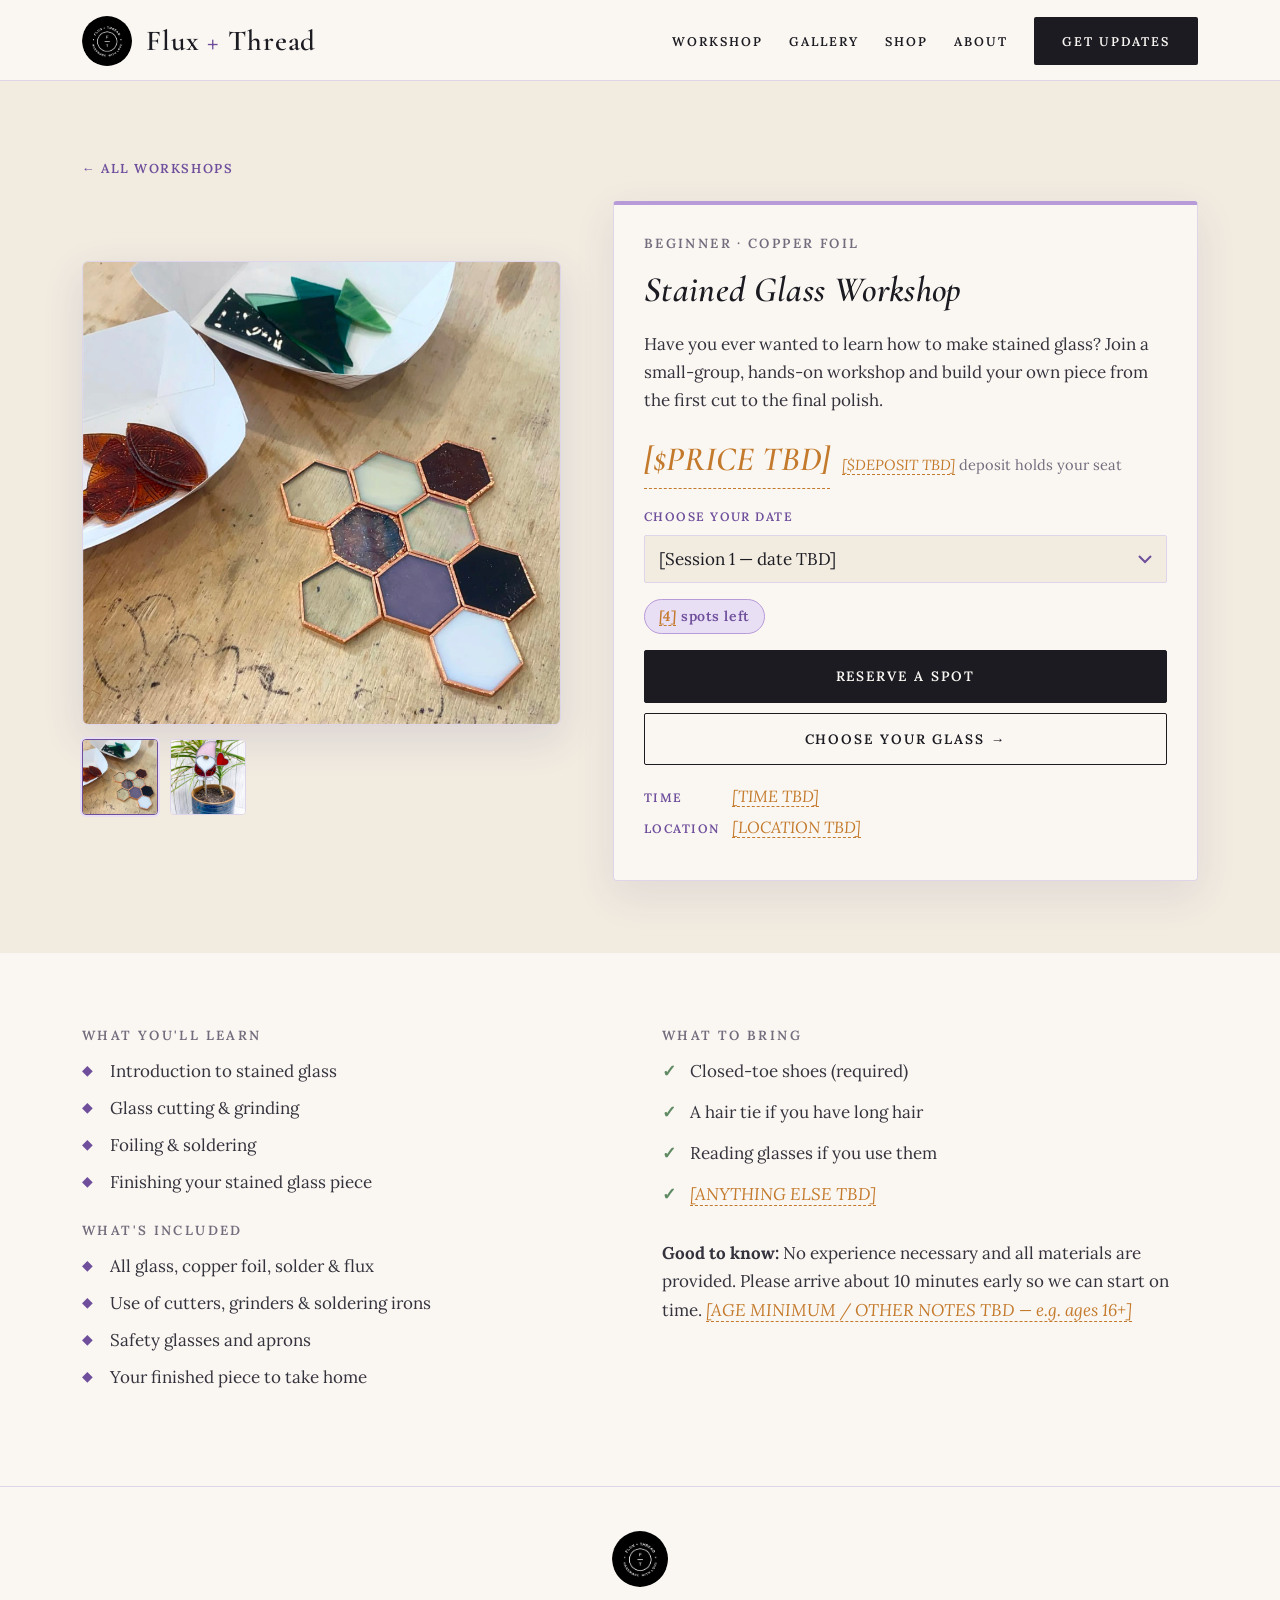
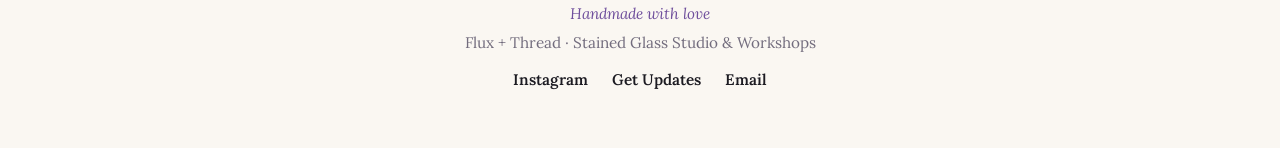
<file: workshop-copper-foil-beginner.html>
<!DOCTYPE html>
<html lang="en">
<head>
<meta charset="UTF-8">
<meta name="viewport" content="width=device-width, initial-scale=1.0">
<title>Stained Glass Workshop — Flux + Thread</title>
<meta name="description" content="Beginner copper-foil stained glass workshop at Flux + Thread. Learn cutting, grinding, foiling, and soldering, and take home a finished piece. Small class — reserve your spot.">
<link rel="preconnect" href="https://fonts.googleapis.com">
<link rel="preconnect" href="https://fonts.gstatic.com" crossorigin>
<link href="https://fonts.googleapis.com/css2?family=Cormorant+Garamond:ital,wght@0,500;0,600;1,500;1,600&family=Lora:ital,wght@0,400;0,600;0,700;1,400&display=swap" rel="stylesheet">
<link rel="stylesheet" href="styles.css">
</head>
<body>

<header class="site-header">
  <div class="container">
    <a href="index.html" class="brand">
      <img src="Images/logo-badge.png" alt="Flux + Thread logo">
      <span class="wordmark">Flux <span class="plus">+</span> Thread</span>
    </a>
    <nav class="site-nav">
      <a href="workshops.html">Workshop</a>
      <a href="index.html#gallery">Gallery</a>
      <a href="index.html#shop">Shop</a>
      <a href="about.html">About</a>
      <a href="index.html#signup" class="btn">Get Updates</a>
    </nav>
  </div>
</header>

<main>

  <!-- ============ WORKSHOP HERO: gallery + booking box ============ -->
  <section class="workshop">
    <div class="container">
      <p class="back-link"><a href="workshops.html">&larr; All workshops</a></p>
      <div class="grid">

        <!-- Left: photo gallery (main image + thumbnails). Swap real workshop photos in later. -->
        <div class="gallery">
          <div class="gallery-main photo">
            <img id="gallery-main-img" src="Images/inprocess-diamonds.png" alt="Copper-foiled stained glass hexagons in progress, with cut glass pieces">
          </div>
          <ul class="thumbs" role="list">
            <li>
              <button type="button" class="thumb is-active" aria-pressed="true"
                      data-full="Images/inprocess-diamonds.png"
                      data-alt="Copper-foiled stained glass hexagons in progress, with cut glass pieces"
                      aria-label="Show: hexagons in progress">
                <img src="Images/inprocess-diamonds.png" alt="">
              </button>
            </li>
            <li>
              <button type="button" class="thumb" aria-pressed="false"
                      data-full="Images/gnome.png"
                      data-alt="Finished stained glass gnome suncatcher with a glass heart"
                      aria-label="Show: finished gnome suncatcher">
                <img src="Images/gnome.png" alt="">
              </button>
            </li>
          </ul>
        </div>

        <!-- Right: booking box -->
        <div class="booking-box">
          <div class="smallcaps">Beginner &middot; Copper Foil</div>
          <h2>Stained Glass Workshop</h2>
          <p class="lead-in">
            Have you ever wanted to learn how to make stained glass? Join a small-group, hands-on
            workshop and build your own piece from the first cut to the final polish.
          </p>

          <div class="booking-price">
            <span class="placeholder">[$PRICE TBD]</span>
            <span class="booking-price-note"><span class="placeholder">[$DEPOSIT TBD]</span> deposit holds your seat</span>
          </div>

          <label class="booking-label" for="session-select">Choose your date</label>
          <!-- SINGLE SOURCE OF TRUTH for session dates. Add or remove <option>s here only.
               One date now; built to grow to several sessions later.
               IMPORTANT: keep the form's hidden #session-field default value (further down)
               equal to the FIRST option's value, so a date still submits if JS is off. -->
          <select id="session-select" class="light-select" aria-label="Choose your session date">
            <option value="[SESSION 1 — DATE TBD]">[Session 1 &mdash; date TBD]</option>
            <option value="[SESSION 2 — DATE TBD]">[Session 2 &mdash; date TBD]</option>
            <option value="[SESSION 3 — DATE TBD]">[Session 3 &mdash; date TBD]</option>
          </select>

          <div class="spots-badge"><span class="placeholder">[4]</span> spots left</div>

          <a href="#reserve" class="btn booking-reserve">Reserve a Spot</a>
          <a href="choose-glass.html" class="btn btn-ghost booking-choose">Choose Your Glass &rarr;</a>

          <ul class="booking-facts" role="list">
            <li><span class="label">Time</span> <span class="placeholder">[TIME TBD]</span></li>
            <li><span class="label">Location</span> <span class="placeholder">[LOCATION TBD]</span></li>
          </ul>
        </div>

      </div>
    </div>
  </section>

  <!-- ============ STRUCTURED DESCRIPTION ============ -->
  <section class="workshop-detail">
    <div class="container">
      <div class="detail-cols">
        <div>
          <div class="smallcaps learn-title">What you'll learn</div>
          <ul class="learn-list">
            <li>Introduction to stained glass</li>
            <li>Glass cutting &amp; grinding</li>
            <li>Foiling &amp; soldering</li>
            <li>Finishing your stained glass piece</li>
          </ul>

          <div class="smallcaps learn-title">What's included</div>
          <ul class="learn-list">
            <li>All glass, copper foil, solder &amp; flux</li>
            <li>Use of cutters, grinders &amp; soldering irons</li>
            <li>Safety glasses and aprons</li>
            <li>Your finished piece to take home</li>
          </ul>
        </div>
        <div>
          <div class="smallcaps learn-title">What to bring</div>
          <ul class="perk-list one-col">
            <li>Closed-toe shoes (required)</li>
            <li>A hair tie if you have long hair</li>
            <li>Reading glasses if you use them</li>
            <li><span class="placeholder">[ANYTHING ELSE TBD]</span></li>
          </ul>

          <div class="note">
            <strong>Good to know:</strong> No experience necessary and all materials are provided.
            Please arrive about 10 minutes early so we can start on time.
            <span class="placeholder">[AGE MINIMUM / OTHER NOTES TBD &mdash; e.g. ages 16+]</span>
          </div>
        </div>
      </div>
    </div>
  </section>

  <!-- ============ RESERVATION FORM ============ -->
  <section id="reserve" class="band">
    <div class="container">
      <h2>Reserve your spot</h2>
      <p>
        Fill this out and Sarah will email you to confirm your seat and send a link to pay your
        deposit. Spots are limited, so reserve early!
      </p>

      <form id="reserve-form" class="signup">
        <!-- Web3Forms: free form-to-email. -->
        <input type="hidden" name="access_key" value="7c79ef98-6a4b-4696-a94f-9fb109ec653f">
        <input type="hidden" name="subject" value="Workshop reservation — Copper-Foil Beginner">
        <input type="hidden" name="from_name" value="Flux + Thread website">
        <!-- Which workshop. When you copy this page for a new workshop, change this line. -->
        <input type="hidden" name="workshop" value="Copper-Foil Beginner Workshop">
        <!-- Receives the chosen session from the booking-box dropdown (#session-select).
             This default MUST match the FIRST <option> in #session-select so the form still
             submits a sensible date if JavaScript is unavailable. -->
        <input type="hidden" name="session" id="session-field" value="[SESSION 1 — DATE TBD]">
        <!-- honeypot (hidden from people, catches bots) -->
        <input type="checkbox" name="botcheck" tabindex="-1" autocomplete="off" style="display:none">

        <div class="field-row">
          <input type="text" name="name" placeholder="Your name" aria-label="Your name" required>
          <input type="email" name="email" placeholder="your@email.com" aria-label="Email address" required>
        </div>

        <div class="field-row">
          <input type="tel" name="phone" placeholder="Phone (so Sarah can send your deposit link)" aria-label="Phone number">
          <select name="seats" aria-label="How many seats?">
            <option value="1 seat">1 seat</option>
            <option value="2 seats">2 seats</option>
            <option value="3 seats">3 seats</option>
            <option value="4 seats">4 seats</option>
          </select>
        </div>

        <textarea name="notes" rows="3" placeholder="Questions or anything we should know (optional)" aria-label="Questions or notes"></textarea>

        <button type="submit" class="btn">Request My Spot</button>
        <p id="reserve-status" class="signup-status" role="status" aria-live="polite"></p>
      </form>

      <!-- Shown after a successful submission -->
      <div id="reserve-confirm" class="reserve-confirm" hidden>
        <h3>Request received &mdash; thank you!</h3>
        <p>
          Your spot is held while Sarah confirms. She&rsquo;ll email you shortly with the details and
          a link to pay your <strong>deposit</strong> (<span class="placeholder">[$DEPOSIT TBD]</span>
          holds your seat &mdash; it&rsquo;s confirmed once the deposit is paid). When you pay, Square
          emails your receipt automatically.
        </p>
        <p><a href="choose-glass.html" class="btn">Next: choose your glass &rarr;</a></p>
        <!-- Optional Square deposit button. While the href still contains REPLACE, the script hides it. -->
        <a id="deposit-btn" class="btn" href="https://square.link/REPLACE-WITH-SQUARE-DEPOSIT-LINK" target="_blank" rel="noopener" hidden>Pay Your Deposit</a>
        <p class="fineprint">Questions? Email <a href="mailto:hello@fluxandthread.com">hello@fluxandthread.com</a>.</p>
      </div>
    </div>
  </section>

</main>

<footer class="site-footer">
  <div class="container">
    <img src="Images/logo-badge.png" alt="Flux + Thread logo">
    <div class="tag">Handmade with love</div>
    <div>Flux + Thread &middot; Stained Glass Studio &amp; Workshops</div>
    <div class="social">
      <a href="https://www.instagram.com/fluxandthread/" target="_blank" rel="noopener">Instagram</a>
      <a href="index.html#signup">Get Updates</a>
      <a href="mailto:hello@fluxandthread.com">Email</a>
    </div>
  </div>
</footer>

<script>
// ---- Reservation form: submit to Web3Forms, show confirmation ----
(function () {
  var form = document.getElementById('reserve-form');
  if (!form) return;
  var statusEl = document.getElementById('reserve-status');
  var confirmEl = document.getElementById('reserve-confirm');
  var depositBtn = document.getElementById('deposit-btn');
  function setStatus(msg, kind) { statusEl.textContent = msg; statusEl.className = 'signup-status show ' + (kind || ''); }

  // Only reveal the Square deposit button once a real link is in place.
  function showConfirm() {
    if (depositBtn && depositBtn.getAttribute('href').indexOf('REPLACE') === -1) {
      depositBtn.hidden = false;
    }
    confirmEl.hidden = false;
    confirmEl.scrollIntoView({ behavior: 'smooth', block: 'center' });
  }

  form.addEventListener('submit', function (e) {
    e.preventDefault();
    var key = form.elements['access_key'].value;
    // Not yet activated: don't fail loudly — thank them and move on.
    if (!key || key.indexOf('PASTE') !== -1) {
      setStatus('Thanks! Reservations go live in just a moment — please check back soon.', 'pending');
      return;
    }
    setStatus('Sending…', '');
    fetch('https://api.web3forms.com/submit', { method: 'POST', body: new FormData(form) })
      .then(function (r) { return r.json(); })
      .then(function (j) {
        if (j.success) {
          form.reset();
          setStatus('', '');
          showConfirm();
        } else {
          setStatus('That didn’t go through. Please try again, or email hello@fluxandthread.com.', 'err');
        }
      })
      .catch(function () { setStatus('Network hiccup — please try again in a moment.', 'err'); });
  });
})();

// ---- Photo gallery: click a thumbnail to swap the main image ----
(function () {
  var mainImg = document.getElementById('gallery-main-img');
  var thumbs = document.querySelectorAll('.thumb');
  if (!mainImg || !thumbs.length) return;
  thumbs.forEach(function (btn) {
    btn.addEventListener('click', function () {
      mainImg.src = btn.getAttribute('data-full');
      mainImg.alt = btn.getAttribute('data-alt') || '';
      thumbs.forEach(function (b) { b.classList.remove('is-active'); b.setAttribute('aria-pressed', 'false'); });
      btn.classList.add('is-active');
      btn.setAttribute('aria-pressed', 'true');
    });
  });
})();

// ---- Date picker: copy the chosen session into the form's hidden field ----
(function () {
  var sel = document.getElementById('session-select');
  var field = document.getElementById('session-field');
  if (!sel || !field) return;
  function sync() { field.value = sel.value; }
  sync(); // align on load (in case the browser restored a selection)
  sel.addEventListener('change', sync);
  var form = document.getElementById('reserve-form');
  if (form) form.addEventListener('submit', sync); // defensive: sync again at submit
})();
</script>

</body>
</html>
</file>
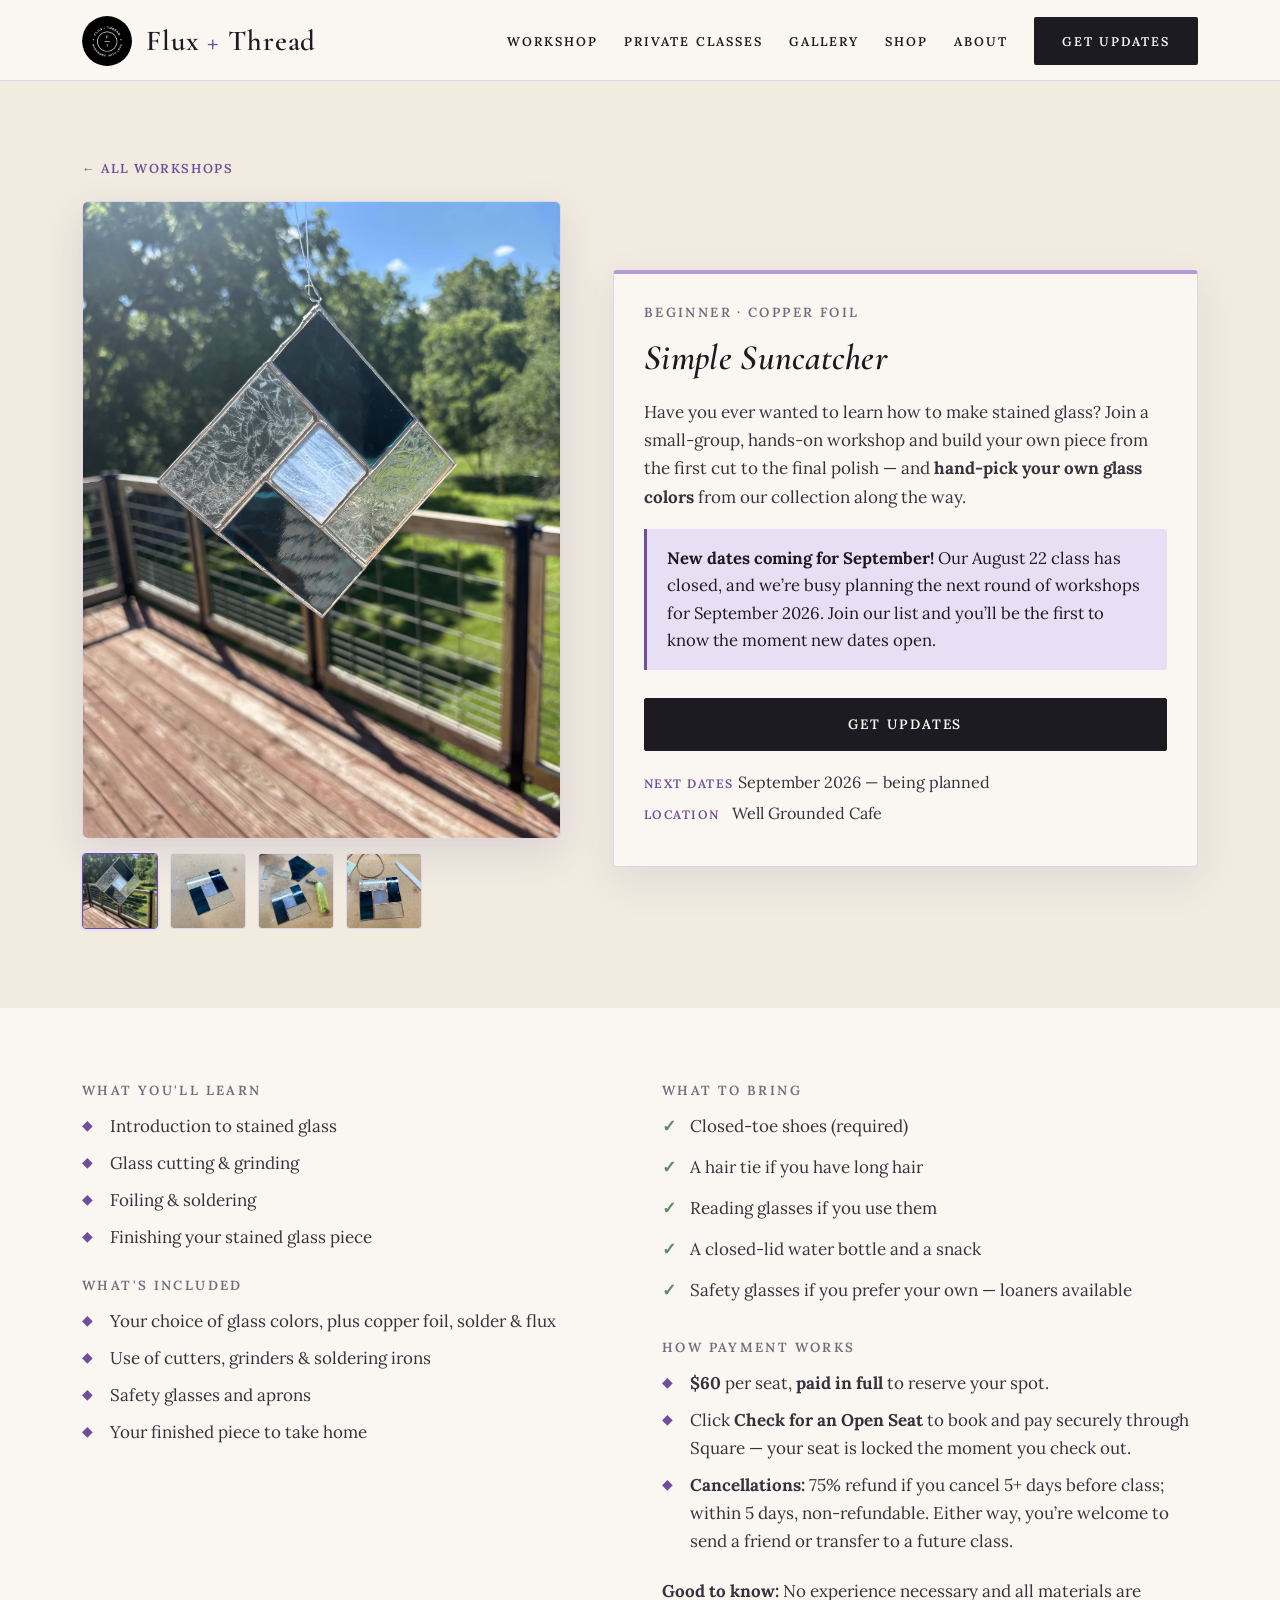
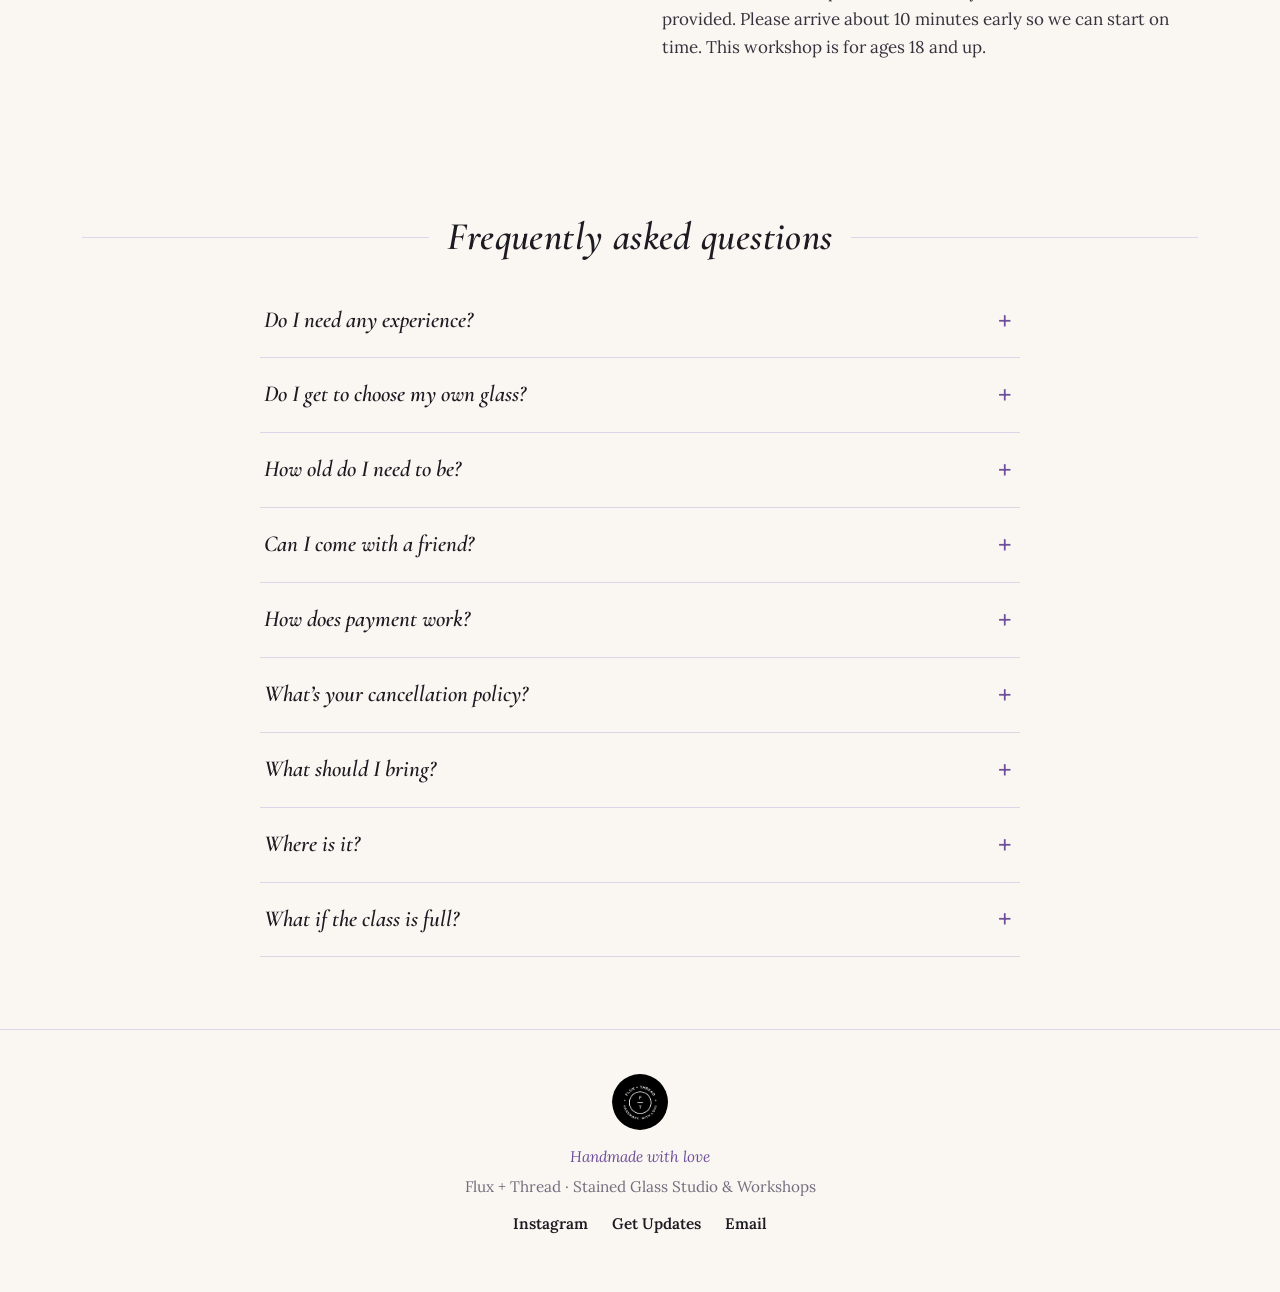
<file: workshop-simple-suncatcher.html>
<!DOCTYPE html>
<html lang="en">
<head>
<meta charset="UTF-8">
<meta name="viewport" content="width=device-width, initial-scale=1.0">
<title>Simple Suncatcher Workshop — Flux + Thread</title>
<meta name="description" content="Beginner copper-foil stained glass workshop at Flux + Thread. Learn cutting, grinding, foiling, and soldering, and take home a finished piece. Small class — reserve your spot.">
<link rel="icon" type="image/png" href="Images/logo-badge.png">
<link rel="apple-touch-icon" href="Images/logo-badge.png">
<meta property="og:type" content="website">
<meta property="og:site_name" content="Flux + Thread">
<meta property="og:title" content="Simple Suncatcher Workshop — Flux + Thread">
<meta property="og:description" content="Beginner copper-foil stained glass workshop at Flux + Thread. Learn cutting, grinding, foiling, and soldering, and take home a finished piece. Small class — reserve your spot.">
<meta property="og:image" content="https://fluxandthread.com/Images/share-card.png">
<meta property="og:url" content="https://fluxandthread.com/workshop-simple-suncatcher.html">
<meta name="twitter:card" content="summary_large_image">
<meta name="twitter:image" content="https://fluxandthread.com/Images/share-card.png">
<link rel="preconnect" href="https://fonts.googleapis.com">
<link rel="preconnect" href="https://fonts.gstatic.com" crossorigin>
<link href="https://fonts.googleapis.com/css2?family=Cormorant+Garamond:ital,wght@0,500;0,600;1,500;1,600&family=Lora:ital,wght@0,400;0,600;0,700;1,400&display=swap" rel="stylesheet">
<link rel="stylesheet" href="styles.css">
</head>
<body>

<header class="site-header">
  <div class="container">
    <a href="index.html" class="brand">
      <img src="Images/logo-badge.png" alt="Flux + Thread logo">
      <span class="wordmark">Flux <span class="plus">+</span> Thread</span>
    </a>
    <nav class="site-nav">
      <a href="workshops.html">Workshop</a>
      <a href="private-classes.html">Private Classes</a>
      <a href="gallery.html">Gallery</a>
      <a href="index.html#shop">Shop</a>
      <a href="about.html">About</a>
      <a href="index.html#signup" class="btn">Get Updates</a>
    </nav>
  </div>
</header>

<main>

  <!-- ============ WORKSHOP HERO: gallery + booking box ============ -->
  <section class="workshop">
    <div class="container">
      <p class="back-link"><a href="workshops.html">&larr; All workshops</a></p>
      <div class="grid">

        <!-- Left: photo gallery — real Simple Suncatcher sample photos (design + process). -->
        <div class="gallery">
          <div class="gallery-main photo">
            <img id="gallery-main-img" src="Images/simple-suncatcher-finished.jpeg" alt="A finished Simple Suncatcher hanging outside, catching the sunlight">
          </div>
          <ul class="thumbs" role="list">
            <li>
              <button type="button" class="thumb is-active" aria-pressed="true"
                      data-full="Images/simple-suncatcher-finished.jpeg"
                      data-alt="A finished Simple Suncatcher hanging outside, catching the sunlight"
                      aria-label="Show: the finished suncatcher">
                <img src="Images/simple-suncatcher-finished.jpeg" alt="">
              </button>
            </li>
            <li>
              <button type="button" class="thumb" aria-pressed="false"
                      data-full="Images/simple-suncatcher-design.jpeg"
                      data-alt="The Simple Suncatcher — a pinwheel of deep-blue and textured amber glass, pieces fit together before soldering"
                      aria-label="Show: the assembled design">
                <img src="Images/simple-suncatcher-design.jpeg" alt="">
              </button>
            </li>
            <li>
              <button type="button" class="thumb" aria-pressed="false"
                      data-full="Images/simple-suncatcher-cutting.jpeg"
                      data-alt="Cut glass pieces for the Simple Suncatcher laid out on the workbench with a glass cutter"
                      aria-label="Show: cutting the glass">
                <img src="Images/simple-suncatcher-cutting.jpeg" alt="">
              </button>
            </li>
            <li>
              <button type="button" class="thumb" aria-pressed="false"
                      data-full="Images/simple-suncatcher-foiling.jpeg"
                      data-alt="Simple Suncatcher glass pieces wrapped in copper foil, with a roll of copper tape, ready to solder"
                      aria-label="Show: copper foiling the pieces">
                <img src="Images/simple-suncatcher-foiling.jpeg" alt="">
              </button>
            </li>
          </ul>
        </div>

        <!-- Right: booking box -->
        <div class="booking-box">
          <div class="smallcaps">Beginner &middot; Copper Foil</div>
          <h2>Simple Suncatcher</h2>
          <p class="lead-in">
            Have you ever wanted to learn how to make stained glass? Join a small-group, hands-on
            workshop and build your own piece from the first cut to the final polish &mdash; and
            <strong>hand-pick your own glass colors</strong> from our collection along the way.
          </p>

          <!-- ===== BOOKING CLOSED (Aug 22, 2026 class taken down; planning September dates) =====
               TO REOPEN BOOKING: restore the price block, the "Choose your date" <label> +
               #session-select dropdown, the .booking-note, and the .booking-reserve checkout button
               (see git history for the Aug 22 version), then add the new date <option>(s) with each
               date's Square link, and unhide the reservation form section (#reserve) below. -->
          <div class="note booking-closed">
            <strong>New dates coming for September!</strong> Our August 22 class has closed, and
            we&rsquo;re busy planning the next round of workshops for September 2026. Join our list
            and you&rsquo;ll be the first to know the moment new dates open.
          </div>

          <a href="index.html#signup" class="btn booking-reserve">Get Updates</a>

          <ul class="booking-facts" role="list">
            <li><span class="label">Next dates</span> September 2026 &mdash; being planned</li>
            <li><span class="label">Location</span> Well Grounded Cafe</li>
          </ul>
        </div>

      </div>
    </div>
  </section>

  <!-- ============ STRUCTURED DESCRIPTION ============ -->
  <section class="workshop-detail">
    <div class="container">
      <div class="detail-cols">
        <div>
          <div class="smallcaps learn-title">What you'll learn</div>
          <ul class="learn-list">
            <li>Introduction to stained glass</li>
            <li>Glass cutting &amp; grinding</li>
            <li>Foiling &amp; soldering</li>
            <li>Finishing your stained glass piece</li>
          </ul>

          <div class="smallcaps learn-title">What's included</div>
          <ul class="learn-list">
            <li>Your choice of glass colors, plus copper foil, solder &amp; flux</li>
            <li>Use of cutters, grinders &amp; soldering irons</li>
            <li>Safety glasses and aprons</li>
            <li>Your finished piece to take home</li>
          </ul>
        </div>
        <div>
          <div class="smallcaps learn-title">What to bring</div>
          <ul class="perk-list one-col">
            <li>Closed-toe shoes (required)</li>
            <li>A hair tie if you have long hair</li>
            <li>Reading glasses if you use them</li>
            <li>A closed-lid water bottle and a snack</li>
            <li>Safety glasses if you prefer your own &mdash; loaners available</li>
          </ul>

          <div class="smallcaps learn-title">How payment works</div>
          <ul class="learn-list">
            <li><strong>$60</strong> per seat, <strong>paid in full</strong> to reserve your spot.</li>
            <li>Click <strong>Check for an Open Seat</strong> to book and pay securely through Square &mdash; your seat is locked the moment you check out.</li>
            <li><strong>Cancellations:</strong> 75% refund if you cancel 5+ days before class; within 5 days, non-refundable. Either way, you&rsquo;re welcome to send a friend or transfer to a future class.</li>
          </ul>

          <div class="note">
            <strong>Good to know:</strong> No experience necessary and all materials are provided.
            Please arrive about 10 minutes early so we can start on time.
            This workshop is for ages 18 and up.
          </div>
        </div>
      </div>
    </div>
  </section>

  <!-- ============ FAQ ============ -->
  <section class="faq-section">
    <div class="container">
      <div class="section-rule"><h2>Frequently asked questions</h2></div>
      <div class="faq-list">
        <details class="faq-item">
          <summary>Do I need any experience?</summary>
          <p>Not at all &mdash; this is a true beginner class. Sarah walks you through every step, from
          your very first cut to soldering the finished piece. All skill levels are welcome.</p>
        </details>
        <details class="faq-item">
          <summary>Do I get to choose my own glass?</summary>
          <p>Yes &mdash; and it&rsquo;s everyone&rsquo;s favorite part! When you book (or a few days before
          class), you&rsquo;ll hand-pick the exact glass colors for each piece of your suncatcher from our
          collection of beautiful sheets &mdash; reserved just for you. Prefer a surprise? Sarah is happy to
          hand-pick the perfect glass for you.</p>
        </details>
        <details class="faq-item">
          <summary>How old do I need to be?</summary>
          <p>This workshop is for ages 18 and up.</p>
        </details>
        <details class="faq-item">
          <summary>Can I come with a friend?</summary>
          <p>Please do &mdash; it&rsquo;s a lovely thing to do together! Just reserve a seat for each of
          you, since spots are limited to four per class. Book early so you can sit side by side.</p>
        </details>
        <details class="faq-item">
          <summary>How does payment work?</summary>
          <p>It&rsquo;s $60 per seat, paid in full to reserve. Just click <strong>Check for an Open Seat</strong>
          to book and pay securely through Square &mdash; your seat is locked the moment you check out.</p>
        </details>
        <details class="faq-item">
          <summary>What&rsquo;s your cancellation policy?</summary>
          <p>Plans change! If you cancel <strong>5 or more days before class</strong>, you&rsquo;ll receive
          a <strong>75% refund</strong> &mdash; or you can transfer your seat to a friend or a future class.
          <strong>Within 5 days</strong> of class, payment is non-refundable, but you&rsquo;re still
          welcome to send a friend in your place or move to a future class.</p>
        </details>
        <details class="faq-item">
          <summary>What should I bring?</summary>
          <p>Just closed-toe shoes (required) and a hair tie if your hair is long. A water bottle and a
          snack are nice to have. Everything else &mdash; glass, tools, safety glasses, and aprons &mdash;
          is provided.</p>
        </details>
        <details class="faq-item">
          <summary>Where is it?</summary>
          <p>We&rsquo;re at <strong>Well Grounded Cafe</strong>, 14517 Lima Rd, Fort Wayne, IN 46818
          (<a href="https://www.google.com/maps/search/?api=1&amp;query=Well+Grounded+Cafe+14517+Lima+Rd+Fort+Wayne+IN+46818" target="_blank" rel="noopener">get directions</a>). Come a few minutes early and we&rsquo;ll get you set up!</p>
        </details>
        <details class="faq-item">
          <summary>What if the class is full?</summary>
          <p>Join the waitlist on this page and we&rsquo;ll email you the moment a seat opens up &mdash;
          or as soon as the next date is announced.</p>
        </details>
      </div>
    </div>
  </section>

  <!-- ============ RESERVATION FORM ============ -->
  <!-- (Heading + intro moved into the booking box as .booking-note; the booking-box
       "Reserve a Spot" button scrolls here to these fields.)
       HIDDEN while booking is closed (Aug 22 taken down). Remove the `hidden` attribute
       below to bring the reservation form back when new September dates open. -->
  <section id="reserve" class="band" hidden>
    <div class="container">
      <h2>Just a few details</h2>

      <form id="reserve-form" class="signup">
        <!-- Web3Forms: free form-to-email. -->
        <input type="hidden" name="access_key" value="7c79ef98-6a4b-4696-a94f-9fb109ec653f">
        <input type="hidden" name="subject" value="Workshop reservation — Simple Suncatcher">
        <input type="hidden" name="from_name" value="Flux + Thread website">
        <!-- Which workshop. When you copy this page for a new workshop, change this line. -->
        <input type="hidden" name="workshop" value="Simple Suncatcher Workshop">
        <!-- Receives the chosen session from the booking-box dropdown (#session-select).
             This default MUST match the FIRST <option> in #session-select so the form still
             submits a sensible date if JavaScript is unavailable. -->
        <input type="hidden" name="session" id="session-field" value="Saturday, August 22, 2026">
        <!-- honeypot (hidden from people, catches bots) -->
        <input type="checkbox" name="botcheck" tabindex="-1" autocomplete="off" style="display:none">

        <div class="field-row">
          <input type="text" name="name" placeholder="Your name" aria-label="Your name" required>
          <input type="email" name="email" placeholder="your@email.com" aria-label="Email address" required>
        </div>

        <div class="field-row">
          <input type="tel" name="phone" placeholder="Phone (so Sarah can send your payment link)" aria-label="Phone number">
          <select name="seats" aria-label="How many seats?">
            <option value="1 seat">1 seat</option>
            <option value="2 seats">2 seats</option>
            <option value="3 seats">3 seats</option>
            <option value="4 seats">4 seats</option>
          </select>
        </div>

        <textarea name="notes" rows="3" placeholder="Questions or anything we should know (optional)" aria-label="Questions or notes"></textarea>

        <button type="submit" class="btn">Request My Spot</button>
        <p id="reserve-status" class="signup-status" role="status" aria-live="polite"></p>
      </form>

      <!-- Shown after a successful submission -->
      <div id="reserve-confirm" class="reserve-confirm" hidden>
        <!-- Shown when seats are open (reserve mode) -->
        <div class="reserve-only">
          <h3>Request received &mdash; thank you!</h3>
          <p>
            Your spot is held while Sarah confirms. She&rsquo;ll email you shortly with the details and a
            link to <strong>pay in full ($60)</strong> &mdash; your seat is locked once payment clears.
            Square emails your receipt automatically.
          </p>
          <p><a href="choose-glass.html" class="btn">Next: choose your glass &rarr;</a></p>
          <!-- Optional Square payment button. While the href still contains REPLACE, the script hides it. -->
          <a id="deposit-btn" class="btn" href="https://square.link/u/zX8ZQWG7" target="_blank" rel="noopener" hidden>Pay &amp; Reserve My Seat</a>
        </div>
        <!-- Shown when the class is full (waitlist mode) -->
        <div class="waitlist-only">
          <h3>You&rsquo;re on the waitlist!</h3>
          <p>
            Thanks! This class is full, but we&rsquo;ve saved your place in line. We&rsquo;ll email you
            the moment a seat opens up &mdash; or as soon as the next date is announced.
          </p>
        </div>
        <p class="fineprint">Questions? Email <a href="mailto:hello@fluxandthread.com">hello@fluxandthread.com</a>.</p>
      </div>
    </div>
  </section>

</main>

<footer class="site-footer">
  <div class="container">
    <img src="Images/logo-badge.png" alt="Flux + Thread logo">
    <div class="tag">Handmade with love</div>
    <div>Flux + Thread &middot; Stained Glass Studio &amp; Workshops</div>
    <div class="social">
      <a href="https://www.instagram.com/fluxandthread/" target="_blank" rel="noopener">Instagram</a>
      <a href="index.html#signup">Get Updates</a>
      <a href="mailto:hello@fluxandthread.com">Email</a>
    </div>
  </div>
</footer>

<script>
// ---- Waitlist toggle --------------------------------------------------------
// Square caps each date's seats and shows "Sold Out" at checkout, so the page no
// longer shows a live count. This is a MANUAL override: set SPOTS_LEFT = 0 to flip
// the whole page to WAITLIST mode (booking note + buttons become "Join the Waitlist";
// the form emails Sarah a "Waitlist — Simple Suncatcher" entry). Leave it > 0 for
// normal booking.
var SPOTS_LEFT = 4;
(function () {
  var full = SPOTS_LEFT <= 0;
  if (!full) return;                               // open: HTML defaults (booking mode) are correct
  document.body.classList.add('class-full');       // CSS swaps the confirmation + hides reserve-only bits
  function txt(sel, s) { var el = document.querySelector(sel); if (el) el.textContent = s; }
  var note = document.querySelector('.booking-note');
  if (note) note.innerHTML = 'This class is full &mdash; <strong>join the waitlist</strong> below and '
    + 'we&rsquo;ll email you the moment a seat opens up (or when the next date is announced).';
  var bookBtn = document.querySelector('.booking-reserve');
  if (bookBtn) { bookBtn.setAttribute('href', '#reserve'); bookBtn.removeAttribute('target'); }
  txt('.booking-reserve', 'Join the Waitlist');
  txt('#reserve h2', 'Join the waitlist');
  txt('#reserve-form button[type="submit"]', 'Join the Waitlist');
  var subject = document.querySelector('#reserve-form input[name="subject"]');
  if (subject) subject.value = 'Waitlist — Simple Suncatcher';
  var phone = document.querySelector('#reserve-form input[name="phone"]');
  if (phone) phone.setAttribute('placeholder', 'Phone (optional)');
})();

// ---- Reservation form: submit to Web3Forms, show confirmation ----
(function () {
  var form = document.getElementById('reserve-form');
  if (!form) return;
  var statusEl = document.getElementById('reserve-status');
  var confirmEl = document.getElementById('reserve-confirm');
  var depositBtn = document.getElementById('deposit-btn');
  function setStatus(msg, kind) { statusEl.textContent = msg; statusEl.className = 'signup-status show ' + (kind || ''); }

  // Only reveal the Square deposit button once a real link is in place.
  function showConfirm() {
    if (depositBtn && depositBtn.getAttribute('href').indexOf('REPLACE') === -1) {
      depositBtn.hidden = false;
    }
    confirmEl.hidden = false;
    confirmEl.scrollIntoView({ behavior: 'smooth', block: 'center' });
  }

  form.addEventListener('submit', function (e) {
    e.preventDefault();
    var key = form.elements['access_key'].value;
    // Not yet activated: don't fail loudly — thank them and move on.
    if (!key || key.indexOf('PASTE') !== -1) {
      setStatus('Thanks! Reservations go live in just a moment — please check back soon.', 'pending');
      return;
    }
    setStatus('Sending…', '');
    fetch('https://api.web3forms.com/submit', { method: 'POST', body: new FormData(form) })
      .then(function (r) { return r.json(); })
      .then(function (j) {
        if (j.success) {
          form.reset();
          setStatus('', '');
          showConfirm();
        } else {
          setStatus('That didn’t go through. Please try again, or email hello@fluxandthread.com.', 'err');
        }
      })
      .catch(function () { setStatus('Network hiccup — please try again in a moment.', 'err'); });
  });
})();

// ---- Photo gallery: click a thumbnail to swap the main image ----
(function () {
  var mainImg = document.getElementById('gallery-main-img');
  var thumbs = document.querySelectorAll('.thumb');
  if (!mainImg || !thumbs.length) return;
  thumbs.forEach(function (btn) {
    btn.addEventListener('click', function () {
      mainImg.src = btn.getAttribute('data-full');
      mainImg.alt = btn.getAttribute('data-alt') || '';
      thumbs.forEach(function (b) { b.classList.remove('is-active'); b.setAttribute('aria-pressed', 'false'); });
      btn.classList.add('is-active');
      btn.setAttribute('aria-pressed', 'true');
    });
  });
})();

// ---- Date picker: route the chosen date to booking OR (if sold out) to the waitlist ----
(function () {
  var sel = document.getElementById('session-select');
  var field = document.getElementById('session-field');
  if (!sel || !field) return;
  var body = document.body;
  var btn = document.querySelector('.booking-reserve');
  var note = document.querySelector('.booking-note');
  var subjectField = document.querySelector('#reserve-form input[name="subject"]');

  var formH2 = document.querySelector('#reserve h2');
  var submitBtn = document.querySelector('#reserve-form button[type="submit"]');
  var phone = document.querySelector('#reserve-form input[name="phone"]');

  // Remember the normal (open-seat) wording so we can restore it when switching back to an open date.
  var OPEN_BTN = btn ? btn.textContent : 'Check for an Open Seat';
  var OPEN_NOTE = note ? note.innerHTML : '';
  var OPEN_SUBJECT = subjectField ? subjectField.value : 'Workshop reservation — Simple Suncatcher';
  var OPEN_H2 = formH2 ? formH2.textContent : 'Just a few details';
  var OPEN_SUBMIT = submitBtn ? submitBtn.textContent : 'Request My Spot';
  var OPEN_PHONE = phone ? phone.getAttribute('placeholder') : '';

  function sync() {
    field.value = sel.value;
    var opt = sel.options[sel.selectedIndex];
    if (!opt) return;
    // If the WHOLE page is in waitlist mode (SPOTS_LEFT<=0 → class-full), leave that to its toggle.
    if (body.classList.contains('class-full')) return;

    if (opt.getAttribute('data-soldout') === 'true') {
      // This date is full → waitlist mode for this date only.
      body.classList.add('date-soldout');
      if (note) note.innerHTML = '<strong>' + opt.value + ' is sold out.</strong> Join the waitlist below and '
        + 'we&rsquo;ll email you the moment a seat opens up &mdash; or choose an open date above.';
      if (btn) { btn.textContent = 'Join the Waitlist'; btn.setAttribute('href', '#reserve'); btn.removeAttribute('target'); }
      if (subjectField) subjectField.value = 'Waitlist — Simple Suncatcher (' + opt.value + ')';
      if (formH2) formH2.textContent = 'Join the waitlist';
      if (submitBtn) submitBtn.textContent = 'Join the Waitlist';
      if (phone) phone.setAttribute('placeholder', 'Phone (optional)');
    } else {
      // Open date → normal Square checkout.
      body.classList.remove('date-soldout');
      if (note) note.innerHTML = OPEN_NOTE;
      if (subjectField) subjectField.value = OPEN_SUBJECT;
      if (formH2) formH2.textContent = OPEN_H2;
      if (submitBtn) submitBtn.textContent = OPEN_SUBMIT;
      if (phone && OPEN_PHONE) phone.setAttribute('placeholder', OPEN_PHONE);
      if (btn) {
        btn.textContent = OPEN_BTN;
        btn.setAttribute('target', '_blank');
        var link = opt.getAttribute('data-link');
        if (link) btn.setAttribute('href', link);
      }
    }
  }

  // Pre-select a date if the page was opened with ?date=<option value> (e.g. from the listing-card chips).
  try {
    var want = new URLSearchParams(location.search).get('date');
    if (want) { for (var i = 0; i < sel.options.length; i++) { if (sel.options[i].value === want) { sel.selectedIndex = i; break; } } }
  } catch (e) {}
  sync(); // align on load (routes the button to booking or waitlist for the chosen date)
  sel.addEventListener('change', sync);
  var form = document.getElementById('reserve-form');
  if (form) form.addEventListener('submit', sync); // defensive: sync again at submit
})();
</script>

</body>
</html>
</file>
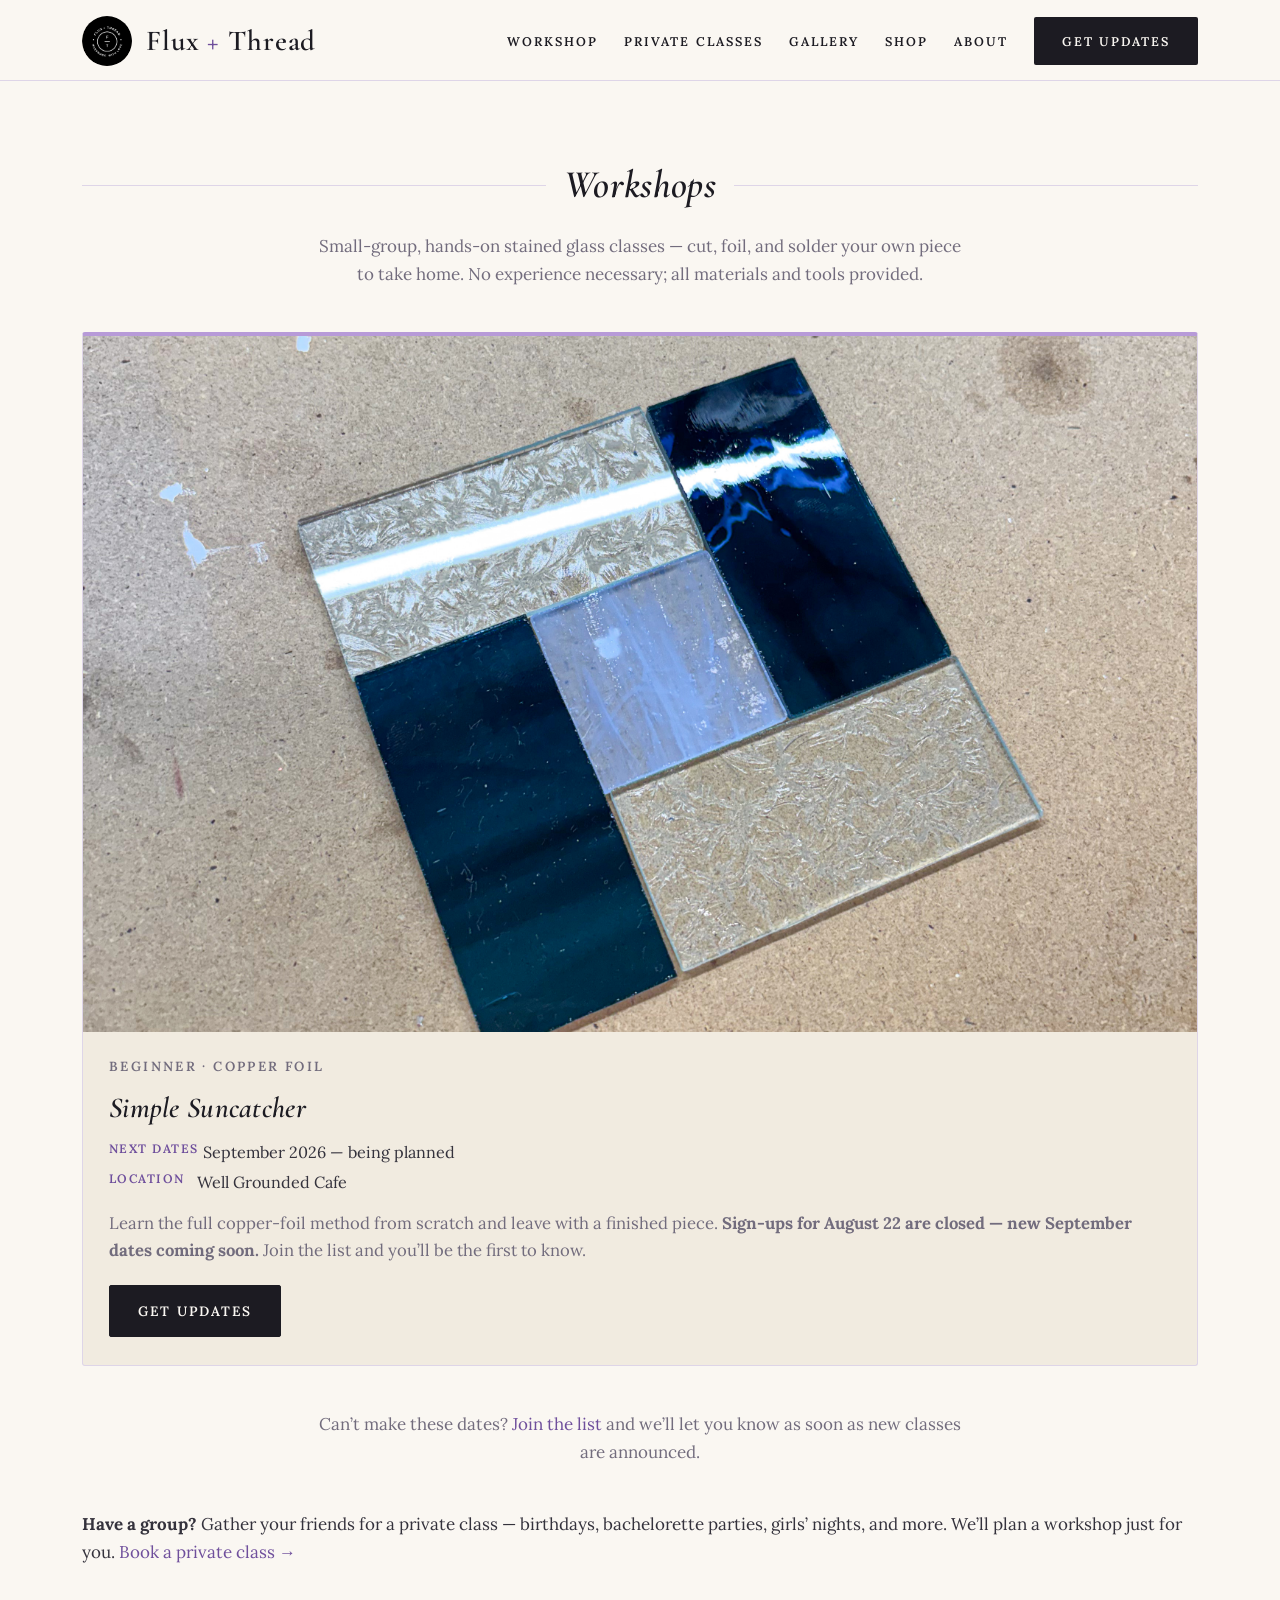
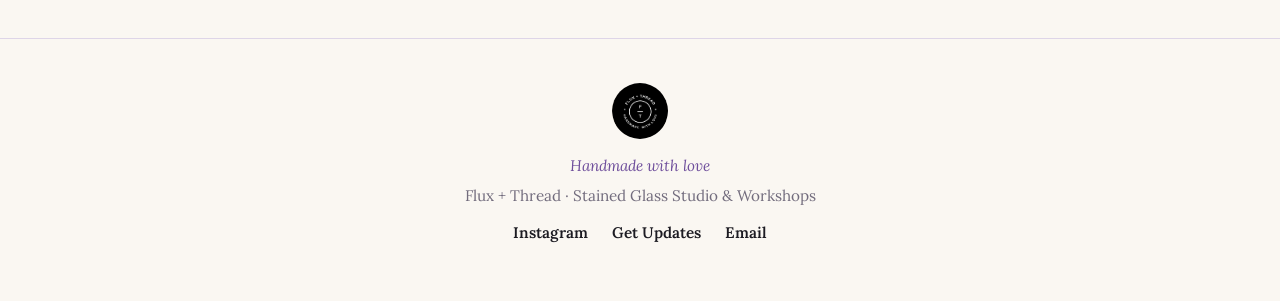
<file: workshops.html>
<!DOCTYPE html>
<html lang="en">
<head>
<meta charset="UTF-8">
<meta name="viewport" content="width=device-width, initial-scale=1.0">
<title>Workshops — Flux + Thread</title>
<meta name="description" content="Upcoming stained glass workshops at Flux + Thread — small-group beginner copper-foil classes. No experience necessary; all materials provided. Reserve your spot.">
<link rel="icon" type="image/png" href="Images/logo-badge.png">
<link rel="apple-touch-icon" href="Images/logo-badge.png">
<meta property="og:type" content="website">
<meta property="og:site_name" content="Flux + Thread">
<meta property="og:title" content="Workshops — Flux + Thread">
<meta property="og:description" content="Upcoming stained glass workshops at Flux + Thread — small-group beginner copper-foil classes. No experience necessary; all materials provided. Reserve your spot.">
<meta property="og:image" content="https://fluxandthread.com/Images/share-card.png">
<meta property="og:url" content="https://fluxandthread.com/workshops.html">
<meta name="twitter:card" content="summary_large_image">
<meta name="twitter:image" content="https://fluxandthread.com/Images/share-card.png">
<link rel="preconnect" href="https://fonts.googleapis.com">
<link rel="preconnect" href="https://fonts.gstatic.com" crossorigin>
<link href="https://fonts.googleapis.com/css2?family=Cormorant+Garamond:ital,wght@0,500;0,600;1,500;1,600&family=Lora:ital,wght@0,400;0,600;0,700;1,400&display=swap" rel="stylesheet">
<link rel="stylesheet" href="styles.css">
</head>
<body>

<header class="site-header">
  <div class="container">
    <a href="index.html" class="brand">
      <img src="Images/logo-badge.png" alt="Flux + Thread logo">
      <span class="wordmark">Flux <span class="plus">+</span> Thread</span>
    </a>
    <nav class="site-nav">
      <a href="workshops.html" aria-current="page">Workshop</a>
      <a href="private-classes.html">Private Classes</a>
      <a href="gallery.html">Gallery</a>
      <a href="index.html#shop">Shop</a>
      <a href="about.html">About</a>
      <a href="index.html#signup" class="btn">Get Updates</a>
    </nav>
  </div>
</header>

<main>

  <!-- ============ INTRO ============ -->
  <section id="offer">
    <div class="container">
      <div class="section-rule"><h2>Workshops</h2></div>
      <p class="section-sub">
        Small-group, hands-on stained glass classes &mdash; cut, foil, and solder your own piece
        to take home. No experience necessary; all materials and tools provided.
      </p>

      <!-- ============ WORKSHOP LISTING ============ -->
      <div class="workshop-list">
        <div class="workshop-listing-card">
          <img src="Images/simple-suncatcher-design.jpeg" alt="The Simple Suncatcher — a pinwheel of deep-blue and textured amber glass">
          <div class="body">
            <div class="smallcaps">Beginner &middot; Copper Foil</div>
            <h3>Simple Suncatcher</h3>
            <div class="workshop-meta">
              <div><span class="label">Next Dates</span> September 2026 &mdash; being planned</div>
              <div><span class="label">Location</span> Well Grounded Cafe</div>
            </div>
            <p>Learn the full copper-foil method from scratch and leave with a finished piece.
            <strong>Sign-ups for August 22 are closed &mdash; new September dates coming soon.</strong>
            Join the list and you&rsquo;ll be the first to know.</p>
            <a href="index.html#signup" class="btn">Get Updates</a>
          </div>
        </div>
      </div>

      <p class="section-sub" style="margin-top:44px;">
        Can&rsquo;t make these dates? <a href="index.html#signup">Join the list</a> and we&rsquo;ll let
        you know as soon as new classes are announced.
      </p>

      <!-- ============ PRIVATE / GROUP CLASSES ============ -->
      <div class="note" style="margin-top:28px;">
        <strong>Have a group?</strong> Gather your friends for a private class &mdash; birthdays,
        bachelorette parties, girls&rsquo; nights, and more. We&rsquo;ll plan a workshop
        just for you. <a href="private-classes.html">Book a private class &rarr;</a>
      </div>
    </div>
  </section>

</main>

<footer class="site-footer">
  <div class="container">
    <img src="Images/logo-badge.png" alt="Flux + Thread logo">
    <div class="tag">Handmade with love</div>
    <div>Flux + Thread &middot; Stained Glass Studio &amp; Workshops</div>
    <div class="social">
      <a href="https://www.instagram.com/fluxandthread/" target="_blank" rel="noopener">Instagram</a>
      <a href="index.html#signup">Get Updates</a>
      <a href="mailto:hello@fluxandthread.com">Email</a>
    </div>
  </div>
</footer>

</body>
</html>
</file>
<file: styles.css>
/* ============================================================
   Flux + Thread — stained glass studio
   Brand: lavender + charcoal on warm ivory. "Handmade with love."
   Palette taken from Sarah's flyer (lavender) and logo (black).
   ============================================================ */

:root {
  --bg:        #faf7f2;   /* warm ivory (flyer background) */
  --bg-soft:   #f1ebe0;   /* card / panel */
  --ink:       #1c1b22;   /* near-black (logo) — headings */
  --body:      #34323c;   /* body text */
  --muted:     #726c7d;   /* captions, secondary */
  --rule:      #ded5e8;   /* hairline rules (lavender-gray) */

  --lav:       #b79ad8;   /* flyer-headline lavender — fills, bars */
  --lav-soft:  #e9dff5;   /* tints, tag backgrounds */
  --lav-dk:    #6f4f9c;   /* accessible purple for links / hover */

  /* her actual glass colors — used only as a thin accent bar */
  --g-amber:   #c47a2c;
  --g-sage:    #5f8a63;
  --g-plum:    #6a3d6e;
  --g-rose:    #b06a82;
  --g-lav:     #b79ad8;

  --accent:    var(--lav-dk);
  --accent-dk: #573d7e;
  --max-w:     1180px;
}

* { box-sizing: border-box; }

html, body {
  margin: 0; padding: 0;
  overflow-x: hidden;   /* guard against decorative offsets causing side-scroll */
  background: var(--bg);
  color: var(--body);
  font-family: 'Lora', Georgia, 'Times New Roman', serif;
  font-size: 17px;
  line-height: 1.65;
  -webkit-font-smoothing: antialiased;
}

img { max-width: 100%; display: block; }

a {
  color: var(--accent);
  text-decoration: none;
  border-bottom: 1px solid transparent;
  transition: border-color 120ms ease, color 120ms ease;
}
a:hover { color: var(--accent-dk); border-bottom-color: var(--accent-dk); }

h1, h2, h3, h4 {
  font-family: 'Cormorant Garamond', 'Playfair Display', Georgia, serif;
  color: var(--ink);
  font-weight: 600;
  letter-spacing: 0.01em;
  margin: 0;
}

.smallcaps {
  text-transform: uppercase; letter-spacing: 0.18em;
  font-size: 0.78rem; color: var(--muted); font-weight: 600;
}

.container { max-width: var(--max-w); margin: 0 auto; padding: 0 32px; }

/* ---------- Buttons ---------- */

.btn {
  display: inline-block; font-family: 'Lora', Georgia, serif;
  text-transform: uppercase; letter-spacing: 0.14em; font-size: 0.8rem; font-weight: 600;
  padding: 14px 28px; border: 1px solid var(--ink); border-radius: 2px;
  background: var(--ink); color: #faf7f2;
  transition: background 140ms ease, color 140ms ease, transform 80ms ease, border-color 140ms ease;
  cursor: pointer;
}
.btn:hover { background: var(--accent); border-color: var(--accent); color: #fff; transform: translateY(-1px); }
.btn-ghost { background: transparent; color: var(--ink); }
.btn-ghost:hover { background: var(--ink); color: #faf7f2; border-color: var(--ink); }

/* ---------- Header / nav ---------- */

.site-header { border-bottom: 1px solid var(--rule); background: var(--bg); position: sticky; top: 0; z-index: 50; }
.site-header .container {
  display: flex; align-items: center; justify-content: space-between;
  padding-top: 16px; padding-bottom: 14px; flex-wrap: wrap; gap: 16px;
}
.brand { display: flex; align-items: center; gap: 14px; border: none; }
.brand:hover { border: none; }
.brand img { width: 50px; height: 50px; border-radius: 50%; object-fit: cover; }
.brand .wordmark {
  font-family: 'Cormorant Garamond', Georgia, serif; font-size: 1.7rem; font-weight: 600;
  letter-spacing: 0.03em; color: var(--ink); line-height: 1;
}
.brand .wordmark .plus { color: var(--lav-dk); }
.site-nav { display: flex; gap: 26px; align-items: center; }
.site-nav a { color: var(--ink); text-transform: uppercase; letter-spacing: 0.16em; font-size: 0.74rem; font-weight: 600; border: none; }
.site-nav a:hover { color: var(--accent); }
.site-nav .btn { color: #faf7f2; }
.site-nav .btn:hover { color: #fff; }

/* ---------- Hero ---------- */

.hero {
  padding: 80px 0 76px;
  background:
    radial-gradient(820px 360px at 12% 0%, rgba(183,154,216,0.22), transparent 62%),
    radial-gradient(720px 320px at 95% 30%, rgba(183,154,216,0.14), transparent 60%);
}
.hero .container { display: grid; grid-template-columns: 1.05fr 0.95fr; gap: 56px; align-items: center; }
.hero .eyebrow { margin-bottom: 18px; }
.hero-title { font-size: 3.9rem; line-height: 1.04; margin: 0 0 18px; font-style: italic; font-weight: 600; }
.hero-tagline { color: var(--body); font-size: 1.16rem; max-width: 30ch; margin: 0 0 32px; }
.hero-cta { display: flex; gap: 14px; flex-wrap: wrap; }
.hero-figure { position: relative; }
.hero-figure img {
  width: 100%; border-radius: 6px; border: 1px solid var(--rule);
  box-shadow: 0 18px 50px rgba(87,61,126,0.18);
}
.hero-figure::before {
  content: ''; position: absolute; inset: -16px -16px 18px 18px; z-index: -1;
  background: var(--lav-soft); border-radius: 8px;
}

.glass-bar { display: flex; height: 8px; }
.glass-bar span { flex: 1; }
/* lavender → deep purple → lavender (symmetric, on-brand) */
.glass-bar .c1 { background: var(--lav); }
.glass-bar .c2 { background: var(--lav-dk); }
.glass-bar .c3 { background: var(--accent-dk); }
.glass-bar .c4 { background: var(--lav-dk); }
.glass-bar .c5 { background: var(--lav); }

/* ---------- Sections ---------- */

section { padding: 72px 0; }
.section-rule { display: flex; align-items: center; gap: 18px; margin-bottom: 14px; }
.section-rule::before, .section-rule::after { content: ''; flex: 1; height: 1px; background: var(--rule); }
.section-rule h2 { font-size: 2.3rem; font-style: italic; font-weight: 600; }
.section-sub { text-align: center; color: var(--muted); max-width: 660px; margin: 0 auto 44px; }

/* ---------- Offerings ---------- */

.offer-grid { display: grid; grid-template-columns: repeat(auto-fit, minmax(220px, 1fr)); gap: 26px; }
.offer-card { background: var(--bg-soft); border: 1px solid var(--rule); border-top: 4px solid var(--lav); padding: 30px 26px; border-radius: 3px; }
.offer-card h3 { font-size: 1.5rem; margin-bottom: 8px; }
.offer-card p { margin: 0; color: var(--muted); font-size: 0.98rem; }
.offer-card .ic { font-size: 1.5rem; margin-bottom: 12px; display: block; color: var(--lav-dk); }

/* ---------- Featured workshop ---------- */

.workshop { background: var(--bg-soft); }
.workshop .grid { display: grid; grid-template-columns: 0.9fr 1.1fr; gap: 52px; align-items: center; }
.workshop .photo { border-radius: 6px; overflow: hidden; border: 1px solid var(--rule); box-shadow: 0 14px 40px rgba(87,61,126,0.14); }
.workshop .photo img { width: 100%; display: block; }
.workshop h2 { font-size: 2.5rem; font-style: italic; margin-bottom: 6px; }
.workshop .lead-in { color: var(--body); margin: 14px 0 22px; font-size: 1.05rem; }
.learn-title { margin-bottom: 10px; }
.learn-list, .perk-list { list-style: none; padding: 0; margin: 0 0 22px; }
.learn-list li, .perk-list li { position: relative; padding-left: 28px; margin-bottom: 9px; }
.learn-list li::before { content: '\25C6'; position: absolute; left: 0; color: var(--lav-dk); font-size: 0.8rem; top: 2px; }
.perk-list { display: grid; grid-template-columns: 1fr 1fr; gap: 4px 18px; }
.perk-list li::before { content: '\2713'; position: absolute; left: 0; color: var(--g-sage); font-weight: 700; }
.workshop .note {
  background: var(--lav-soft); border-left: 3px solid var(--lav-dk);
  padding: 16px 20px; border-radius: 0 3px 3px 0; margin: 0 0 24px; color: var(--ink); font-size: 0.98rem;
}
.workshop .cta-row { display: flex; gap: 14px; flex-wrap: wrap; align-items: center; }
.flyer-link { font-size: 0.86rem; text-transform: uppercase; letter-spacing: 0.12em; font-weight: 600; }

/* ---------- Gallery ---------- */

.gallery-grid { display: grid; grid-template-columns: repeat(auto-fit, minmax(240px, 1fr)); gap: 22px; }
.gallery-grid figure { margin: 0; border-radius: 4px; overflow: hidden; border: 1px solid var(--rule); background: var(--bg-soft); }
.gallery-grid img { width: 100%; aspect-ratio: 1 / 1; object-fit: cover; display: block; transition: transform 300ms ease; }
.gallery-grid img.flyer-thumb { object-position: top center; }
.gallery-grid figure:hover img { transform: scale(1.04); }
.gallery-grid figcaption { padding: 12px 16px; font-size: 0.88rem; color: var(--muted); font-style: italic; }
.gallery-more { text-align: center; margin-top: 28px; }

/* ---------- About ---------- */

.about { display: grid; grid-template-columns: 0.8fr 1.2fr; gap: 56px; align-items: center; }
.about .mark { display: flex; justify-content: center; }
.about .mark img { width: 240px; height: 240px; border-radius: 50%; object-fit: cover; box-shadow: 0 14px 40px rgba(28,27,34,0.22); }
.about h2 { font-size: 2.4rem; font-style: italic; margin-bottom: 16px; }
.about p { margin: 0 0 16px; }

/* ---------- Signup band ---------- */

.band { background: var(--ink); color: #efeaf4; text-align: center; }
.band h2 { color: #fff; font-size: 2.2rem; font-style: italic; margin-bottom: 12px; }
.band p { color: #c9c2d6; max-width: 560px; margin: 0 auto 28px; }
.signup { max-width: 520px; margin: 0 auto; text-align: left; }
.signup .field-row { display: flex; gap: 10px; }
.signup input[type="text"], .signup input[type="email"] {
  font-family: 'Lora', Georgia, serif; font-size: 1rem; padding: 13px 16px; width: 100%;
  border: 1px solid #4a4458; background: #2a2833; color: #fff; border-radius: 2px; margin-bottom: 12px;
}
.signup input::placeholder { color: #8d8799; }
.signup input:focus { outline: none; border-color: var(--lav); }

.timing { border: 0; padding: 0; margin: 2px 0 16px; }
.timing legend { font-size: 0.74rem; text-transform: uppercase; letter-spacing: 0.14em; color: #c9c2d6; margin-bottom: 10px; padding: 0; }
.timing { display: flex; flex-wrap: wrap; gap: 10px; }
.timing legend { flex-basis: 100%; }
.timing label { position: relative; cursor: pointer; }
.timing input { position: absolute; opacity: 0; }
.timing span {
  display: inline-block; padding: 9px 16px; border: 1px solid #4a4458; border-radius: 999px;
  font-size: 0.86rem; color: #d7d1e0; transition: all 130ms ease;
}
.timing label:hover span { border-color: var(--lav); color: #fff; }
.timing input:checked + span { background: var(--lav); border-color: var(--lav); color: #1c1b22; font-weight: 600; }
.timing input:focus-visible + span { outline: 2px solid var(--lav); outline-offset: 2px; }

.signup .btn { background: var(--lav); border-color: var(--lav); color: #1c1b22; width: 100%; margin-top: 4px; }
.signup .btn:hover { background: #fff; border-color: #fff; color: #1c1b22; }
.band .btn { background: var(--lav); border-color: var(--lav); color: #1c1b22; }
.band .btn:hover { background: #fff; border-color: #fff; color: #1c1b22; }

.signup-status { margin: 14px 0 0; text-align: center; font-size: 0.95rem; min-height: 1.2em; opacity: 0; transition: opacity 160ms ease; }
.signup-status.show { opacity: 1; }
.signup-status.ok { color: #b6e2bd; }
.signup-status.err { color: #f0b3bf; }
.signup-status.pending { color: #d7c8ef; }

/* ---------- Footer ---------- */

.site-footer { border-top: 1px solid var(--rule); padding: 44px 0 56px; text-align: center; color: var(--muted); font-size: 0.9rem; }
.site-footer img { width: 56px; height: 56px; border-radius: 50%; margin: 0 auto 14px; object-fit: cover; }
.site-footer .tag { font-style: italic; color: var(--lav-dk); margin-bottom: 4px; }
.site-footer .social { margin-top: 12px; }
.site-footer .social a { color: var(--ink); margin: 0 10px; border: none; font-weight: 600; }
.site-footer .social a:hover { color: var(--accent); }

/* ---------- Workshops listing & detail ---------- */

.card-cta { margin-top: 18px; font-size: 0.72rem; padding: 11px 22px; }

.workshop-list { display: grid; grid-template-columns: repeat(auto-fit, minmax(300px, 1fr)); gap: 26px; }
.workshop-listing-card {
  background: var(--bg-soft); border: 1px solid var(--rule); border-top: 4px solid var(--lav);
  border-radius: 3px; overflow: hidden; min-width: 0;
}
.workshop-listing-card > img { width: 100%; aspect-ratio: 16 / 10; object-fit: cover; }
.workshop-listing-card .body { padding: 24px 26px 28px; }
.workshop-listing-card h3 { font-size: 1.7rem; font-style: italic; margin: 6px 0 4px; overflow-wrap: break-word; }
.workshop-listing-card p { color: var(--muted); font-size: 0.98rem; margin: 0 0 20px; }

/* labeled meta rows (listing card) */
.workshop-meta { margin: 8px 0 14px; font-size: 0.95rem; }
.workshop-meta div { margin-bottom: 3px; }
.workshop-meta .label, .workshop-facts .label {
  display: inline-block; min-width: 84px; text-transform: uppercase; letter-spacing: 0.12em;
  font-size: 0.72rem; font-weight: 600; color: var(--lav-dk);
}
.workshop-meta .label { vertical-align: top; }
.date-chip {
  display: inline-block; background: var(--lav-soft); color: var(--lav-dk);
  border: 1px solid var(--lav); border-radius: 999px; padding: 3px 13px; margin: 0 6px 5px 0;
  font-size: 0.85rem; font-weight: 600; text-decoration: none; transition: background 130ms ease, color 130ms ease;
}
.date-chip:hover { background: var(--lav); color: #1c1b22; }
/* A sold-out date still links through (to the waitlist) but reads as full. */
.date-chip.is-soldout { background: var(--bg-soft); color: var(--muted); border-color: var(--rule); font-weight: 500; }
.date-chip.is-soldout:hover { background: var(--rule); color: var(--ink); }
.date-or { font-size: 0.82rem; color: var(--muted); font-style: italic; margin: 0 3px; }

/* prominent facts panel (detail page) */
.workshop-facts {
  background: var(--lav-soft); border-left: 3px solid var(--lav-dk);
  padding: 18px 22px; border-radius: 0 3px 3px 0; margin: 4px 0 24px; color: var(--ink); font-size: 1rem;
}
.workshop-facts div { margin-bottom: 5px; }
.workshop-facts div:last-child { margin-bottom: 0; }

/* back link on detail page */
.back-link { margin: 0 0 20px; }
.back-link a { text-transform: uppercase; letter-spacing: 0.12em; font-size: 0.76rem; font-weight: 600; }

/* inline flag for unfinalized values — easy to spot and to find */
.placeholder { color: var(--g-amber); border-bottom: 1px dashed var(--g-amber); font-style: italic; }

/* extra reservation-form fields inside the dark band */
.signup input[type="tel"], .signup select, .signup textarea {
  font-family: 'Lora', Georgia, serif; font-size: 1rem; padding: 13px 16px; width: 100%;
  border: 1px solid #4a4458; background: #2a2833; color: #fff; border-radius: 2px; margin-bottom: 12px;
}
.signup textarea { min-height: 88px; resize: vertical; }
.signup select { appearance: none; cursor: pointer; }
.signup textarea::placeholder { color: #8d8799; }
.signup input[type="tel"]:focus, .signup select:focus, .signup textarea:focus { outline: none; border-color: var(--lav); }

/* post-submit confirmation panel (dark band) */
.reserve-confirm { max-width: 560px; margin: 8px auto 0; text-align: center; }
.reserve-confirm h3 { color: #fff; font-size: 1.8rem; font-style: italic; margin-bottom: 10px; }
.reserve-confirm p { color: #c9c2d6; margin: 0 auto 18px; }
.reserve-confirm .btn { margin-bottom: 14px; }
.reserve-confirm .fineprint { font-size: 0.86rem; }
.reserve-confirm .fineprint a { color: var(--lav); }

/* ---------- Workshop detail: gallery + booking box + description ---------- */

/* photo gallery (left column of the detail hero) */
.gallery { min-width: 0; }
.gallery-main img { width: 100%; }
.thumbs { display: flex; flex-wrap: wrap; gap: 12px; list-style: none; padding: 0; margin: 14px 0 0; }
.thumb {
  width: 76px; height: 76px; padding: 0; overflow: hidden; cursor: pointer;
  border: 1px solid var(--rule); border-radius: 4px; background: var(--bg);
  transition: border-color 130ms ease, transform 80ms ease, box-shadow 130ms ease;
}
.thumb img { width: 100%; height: 100%; object-fit: cover; }
.thumb:hover { border-color: var(--lav); transform: translateY(-1px); }
.thumb.is-active { border-color: var(--lav-dk); box-shadow: 0 0 0 2px var(--lav-soft); }
.thumb:focus-visible { outline: 2px solid var(--lav-dk); outline-offset: 2px; }

/* booking box (right column of the detail hero) — light panel */
.booking-box {
  background: var(--bg); border: 1px solid var(--rule); border-top: 4px solid var(--lav);
  border-radius: 4px; padding: 28px 30px; box-shadow: 0 14px 40px rgba(87,61,126,0.10); min-width: 0;
}
.booking-box h2 { font-size: 2.1rem; font-style: italic; margin: 6px 0 10px; }
.booking-box .lead-in { margin: 0 0 18px; font-size: 1rem; color: var(--body); }
.booking-price {
  font-family: 'Cormorant Garamond', Georgia, serif; font-size: 2rem; font-weight: 600; color: var(--ink);
  display: flex; align-items: baseline; gap: 12px; flex-wrap: wrap; margin-bottom: 18px;
}
.booking-price-note { font-family: 'Lora', Georgia, serif; font-size: 0.86rem; color: var(--muted); font-weight: 400; }
.booking-label {
  display: block; text-transform: uppercase; letter-spacing: 0.12em; font-size: 0.72rem;
  font-weight: 600; color: var(--lav-dk); margin-bottom: 8px;
}
.booking-reserve { width: 100%; text-align: center; margin: 4px 0 18px; }
.booking-facts { list-style: none; padding: 0; margin: 0 0 12px; font-size: 0.95rem; }
.booking-facts li { margin-bottom: 4px; }
.booking-facts .label {
  display: inline-block; min-width: 84px; text-transform: uppercase; letter-spacing: 0.12em;
  font-size: 0.72rem; font-weight: 600; color: var(--lav-dk);
}

/* light-themed select (on light bg — distinct from the dark-band .signup select) */
.light-select {
  font-family: 'Lora', Georgia, serif; font-size: 1rem; width: 100%;
  padding: 12px 40px 12px 14px; margin-bottom: 16px;
  border: 1px solid var(--rule); background-color: var(--bg-soft); color: var(--ink); border-radius: 2px;
  appearance: none; -webkit-appearance: none; cursor: pointer;
  background-image: url("data:image/svg+xml,%3Csvg xmlns='http://www.w3.org/2000/svg' width='14' height='9' viewBox='0 0 14 9'%3E%3Cpath fill='none' stroke='%236f4f9c' stroke-width='2' d='M1 1l6 6 6-6'/%3E%3C/svg%3E");
  background-repeat: no-repeat; background-position: right 14px center;
}
.light-select:focus { outline: none; border-color: var(--lav-dk); box-shadow: 0 0 0 2px var(--lav-soft); }

/* scarcity badge */
.spots-badge {
  display: inline-block; background: var(--lav-soft); color: var(--lav-dk); border: 1px solid var(--lav);
  border-radius: 999px; padding: 5px 14px; font-size: 0.82rem; font-weight: 600; letter-spacing: 0.04em;
  margin-bottom: 12px;
}
.booking-note {
  font-family: 'Lora', Georgia, serif; font-size: 0.9rem; color: var(--body);
  line-height: 1.5; margin: 0 0 16px;
}
/* Waitlist mode (set when SPOTS_LEFT <= 0 → body.class-full): muted "full" badge,
   swap the confirmation message, and hide reserve-only actions. */
.spots-badge.is-full { background: var(--bg-soft); color: var(--ink); border-color: var(--rule); }
.waitlist-only { display: none; }
body.class-full .reserve-only { display: none; }
body.class-full .waitlist-only { display: block; }
/* Option A: booking is via Square checkout when seats are open, so the on-site form is
   hidden by default and only appears as the waitlist sign-up when the class is full. */
#reserve { display: none; }
body.class-full #reserve { display: block; }
/* Per-date sold-out (a single date full while others stay open): the date picker adds
   body.date-soldout when a sold-out <option> is chosen — same waitlist treatment as class-full. */
body.date-soldout #reserve { display: block; }
body.date-soldout .reserve-only { display: none; }
body.date-soldout .waitlist-only { display: block; }

/* FAQ accordion (no JS — native <details>) */
.faq-section { background: var(--bg); }
.faq-list { max-width: 760px; margin: 0 auto; }
.faq-item { border-bottom: 1px solid var(--rule); }
.faq-item summary {
  cursor: pointer; list-style: none; position: relative;
  padding: 18px 40px 18px 4px;
  font-family: 'Cormorant Garamond', Georgia, serif; font-size: 1.35rem;
  font-style: italic; font-weight: 600; color: var(--ink);
}
.faq-item summary::-webkit-details-marker { display: none; }
.faq-item summary::after {
  content: '+'; position: absolute; right: 8px; top: 50%; transform: translateY(-50%);
  font-family: 'Lora', Georgia, serif; font-style: normal; font-size: 1.5rem;
  line-height: 1; color: var(--lav-dk);
}
.faq-item[open] summary::after { content: '\2212'; }
.faq-item summary:focus-visible { outline: 2px solid var(--lav-dk); outline-offset: 3px; border-radius: 3px; }
.faq-item p { margin: 0 4px 18px; color: var(--body); line-height: 1.6; }

/* structured description block (full width, below the hero) */
.workshop-detail { background: var(--bg); }
.detail-cols { display: grid; grid-template-columns: 1fr 1fr; gap: 44px; align-items: start; }
.detail-cols > div { min-width: 0; }
.detail-cols .learn-title { margin-top: 24px; }
.detail-cols > div > .learn-title:first-child { margin-top: 0; }
.perk-list.one-col { grid-template-columns: 1fr; }

/* ---------- About page ---------- */

.about-page { display: grid; grid-template-columns: 0.85fr 1.15fr; gap: 56px; align-items: center; }
.about-page > div, .about-page > .portrait { min-width: 0; }
.portrait { position: relative; margin: 0; max-width: 420px; }
.portrait img {
  width: 100%; display: block; border-radius: 6px; border: 1px solid var(--rule);
  box-shadow: 0 18px 50px rgba(87,61,126,0.18);
}
.portrait::before {
  content: ''; position: absolute; inset: -16px -16px 18px 18px; z-index: -1;
  background: var(--lav-soft); border-radius: 8px;
}
.about-page h1 { font-size: 3rem; font-style: italic; line-height: 1.05; margin: 8px 0 18px; }
.about-page p { margin: 0 0 16px; }
.about-page .cta-row { display: flex; gap: 14px; flex-wrap: wrap; margin-top: 8px; }

/* ---------- Choose Your Glass page ---------- */

.booking-choose { width: 100%; text-align: center; margin: -8px 0 18px; }

.glass-intro { background: var(--bg); padding-bottom: 0; }
.glass-picker { padding-top: 0; }
.glass-intro .section-sub { max-width: 640px; }
.glass-intro .back-link { text-align: left; }

.glass-form { max-width: 880px; margin: 0 auto; }
/* form sits on light bg — re-light the inputs that .signup styles dark */
.glass-form input[type="text"], .glass-form input[type="email"] {
  background: var(--bg-soft); border: 1px solid var(--rule); color: var(--ink);
}
.glass-form input::placeholder { color: var(--muted); }
.glass-form input:focus { outline: none; border-color: var(--lav-dk); box-shadow: 0 0 0 2px var(--lav-soft); }
.glass-form .booking-label { display: block; margin: 6px 0 8px; }
.glass-guest { max-width: 520px; margin: 0 auto 30px; }

.glass-pattern {
  margin: 0 auto 30px; max-width: 360px; text-align: center;
}
.glass-pattern img {
  display: block; width: 100%; height: auto; border: 1px solid var(--rule);
  border-radius: 4px; background: #fff; padding: 14px; box-sizing: border-box;
}
.glass-pattern figcaption {
  margin-top: 10px; color: var(--muted); font-size: 0.95rem; font-style: italic;
}

.glass-part {
  border: 1px solid var(--rule); border-top: 4px solid var(--lav); border-radius: 4px;
  background: var(--bg-soft); padding: 22px 22px 8px; margin: 0 0 26px; min-width: 0;
}
.glass-part legend { padding: 0 6px; }
/* The number is the star — it maps to the labeled pattern (Piece 1 = "1" on the diagram). */
.glass-part .part-n {
  font-family: 'Cormorant Garamond', Georgia, serif; font-style: italic; font-weight: 600;
  font-size: 1.9rem; line-height: 1.1; color: var(--lav-dk);
  margin-right: 12px; vertical-align: baseline;
}
/* The position name steps back to a small secondary descriptor. */
.glass-part .part-name {
  font-family: 'Lora', Georgia, serif; font-weight: 600; text-transform: uppercase;
  letter-spacing: 0.1em; font-size: 0.82rem; color: var(--muted); vertical-align: baseline;
}
.glass-part .part-hint { color: var(--muted); margin: 4px 0 16px; font-size: 0.95rem; }

/* Fixed "clear glass, included" pieces (private class): read-only info card, no picks. */
.glass-part-fixed {
  border: 1px dashed var(--rule); border-radius: 4px;
  background: var(--bg); padding: 18px 22px; margin: 0 0 26px;
}
.glass-part-fixed .part-n {
  font-family: 'Cormorant Garamond', Georgia, serif; font-style: italic; font-weight: 600;
  font-size: 1.9rem; line-height: 1.1; color: var(--muted);
  margin-right: 12px; vertical-align: baseline;
}
.glass-part-fixed .part-name {
  font-family: 'Lora', Georgia, serif; font-weight: 600; text-transform: uppercase;
  letter-spacing: 0.1em; font-size: 0.82rem; color: var(--muted); vertical-align: baseline;
}
.glass-part-fixed .fixed-note { color: var(--muted); margin: 8px 0 0; font-size: 0.95rem; }

.swatch-grid { display: grid; grid-template-columns: repeat(auto-fill, minmax(150px, 1fr)); gap: 14px; margin-bottom: 18px; }

/* swatch = visually-hidden radio + styled card (same trick as .timing) */
.swatch { position: relative; display: block; cursor: pointer; min-width: 0; }
.swatch input { position: absolute; opacity: 0; }
.sw-inner {
  display: block; border: 1px solid var(--rule); border-radius: 6px; overflow: hidden;
  background: var(--bg); transition: border-color 130ms ease, box-shadow 130ms ease, transform 130ms ease;
}
.sw-tile { display: block; width: 100%; height: 96px; background: var(--sw, var(--lav-soft)); }
img.sw-tile { object-fit: cover; }
.sw-cap { display: block; padding: 9px 11px 11px; }
.sw-name { display: block; font-weight: 600; color: var(--ink); font-size: 0.98rem; line-height: 1.2; }
/* sheets are shown by name only (Sarah's choice) — flip to `block` to bring numbers back */
.sw-no { display: none; margin-top: 2px; font-size: 0.78rem; letter-spacing: 0.04em; color: var(--muted); }
.sw-flag { display: inline-block; margin-top: 4px; font-size: 0.72rem; }
.sw-ooak { display: inline-block; margin-top: 5px; padding: 2px 8px; border-radius: 999px;
  background: var(--lav-soft); color: var(--lav-dk); font-size: 0.66rem; font-weight: 600;
  text-transform: uppercase; letter-spacing: 0.08em; }
.sw-check {
  display: none; padding: 6px 11px; font-size: 0.72rem; font-weight: 600;
  text-transform: uppercase; letter-spacing: 0.1em; color: #1c1b22; background: var(--lav);
}
.swatch:hover .sw-inner { border-color: var(--lav); transform: translateY(-1px); }
.swatch input:focus-visible + .sw-inner { outline: 2px solid var(--lav-dk); outline-offset: 2px; }
.swatch input:checked + .sw-inner { border-color: var(--lav-dk); box-shadow: 0 0 0 2px var(--lav-soft); }
.swatch input:checked + .sw-inner .sw-check { display: block; }
.swatch input:checked + .sw-inner .sw-flag { display: none; }

.glass-submit { width: auto; min-width: 220px; }

/* choose-or-surprise */
.glass-mode { text-align: center; margin: 2px 0 28px; }
.mode-or { display: flex; align-items: center; gap: 16px; margin: 0 auto 16px; max-width: 460px; color: var(--muted); }
.mode-or::before, .mode-or::after { content: ''; flex: 1; height: 1px; background: var(--rule); }
.mode-or span { text-transform: uppercase; letter-spacing: 0.12em; font-size: 0.72rem; font-weight: 600; }
.mode-hint { color: var(--muted); font-size: 0.92rem; margin: 12px auto 0; max-width: 420px; }
/* keep the Surprise button a secondary outline (override the full-width .signup .btn) */
.glass-mode .btn-ghost { width: auto; background: transparent; color: var(--lav-dk); border-color: var(--lav-dk); }
.glass-mode .btn-ghost:hover { background: var(--lav-dk); color: #fff; border-color: var(--lav-dk); }

.surprise-note { display: none; max-width: 520px; margin: 0 auto; text-align: center;
  background: var(--lav-soft); border: 1px solid var(--lav); border-radius: 4px; padding: 22px 26px; }
.surprise-note p { margin: 0 0 12px; color: var(--ink); }
.glass-form.surprise-on .surprise-note { display: block; }
.glass-form.surprise-on .glass-mode-prompt { display: none; }
.glass-form.surprise-on .glass-part { display: none; }
.glass-form.surprise-on .glass-part-fixed { display: none; }
.glass-form.surprise-on .glass-pattern { display: none; }

.linklike { background: none; border: none; padding: 0; cursor: pointer;
  font-family: 'Lora', Georgia, serif; font-size: 0.95rem; font-weight: 600; color: var(--lav-dk);
  border-bottom: 1px solid transparent; }
.linklike:hover { border-bottom-color: var(--lav-dk); }

/* ---------- Responsive ---------- */

@media (max-width: 860px) {
  .hero .container, .workshop .grid, .about { grid-template-columns: 1fr; gap: 32px; }
  .hero-figure { max-width: 420px; margin: 0 auto; }
  .workshop .grid .photo { max-width: 460px; margin: 0 auto; }
  .workshop .grid .gallery { max-width: 460px; margin: 0 auto; width: 100%; }
  .detail-cols { grid-template-columns: 1fr; gap: 28px; }
  .about { text-align: center; }
  .about .mark img { width: 180px; height: 180px; }
  .about-page { grid-template-columns: 1fr; gap: 32px; text-align: center; }
  .portrait { max-width: 360px; margin: 0 auto; }
  .about-page .cta-row { justify-content: center; }
  .swatch-grid { grid-template-columns: repeat(auto-fill, minmax(140px, 1fr)); }
  .glass-form { max-width: 560px; }
}
@media (max-width: 640px) {
  body { font-size: 16px; }
  .container { padding: 0 20px; }
  /* header scrolls away on phones instead of eating the screen */
  .site-header { position: static; }
  .site-header .container { flex-direction: column; align-items: center; text-align: center; padding-top: 14px; padding-bottom: 12px; }
  .brand .wordmark { font-size: 1.5rem; }
  .site-nav { flex-wrap: wrap; justify-content: center; gap: 12px 18px; }
  .hero { padding: 44px 0; text-align: center; }
  .hero-tagline { max-width: none; margin-left: auto; margin-right: auto; }
  .hero-cta { justify-content: center; }
  .hero-title { font-size: 2.3rem; }
  .hero-figure::before { inset: -10px -8px 12px 8px; }
  .section-rule h2 { font-size: 1.7rem; }
  .workshop h2 { font-size: 2rem; }
  .about-page h1 { font-size: 2.2rem; }
  .workshop-facts .label, .booking-facts .label { min-width: 70px; }
  .perk-list { grid-template-columns: 1fr; }
  .workshop .cta-row { flex-direction: column; align-items: flex-start; }
  .booking-box { padding: 24px 20px; }
  .booking-box h2 { font-size: 1.85rem; }
  .booking-price { font-size: 1.7rem; }
  .thumbs { justify-content: center; }
  .thumb { width: 64px; height: 64px; }
  .signup .field-row { flex-direction: column; gap: 0; }
  .signup input { min-width: 0; width: 100%; }
  .signup .btn { width: 100%; }
  .timing { justify-content: center; }
  .swatch-grid { grid-template-columns: 1fr 1fr; gap: 12px; }
  .sw-tile { height: 84px; }
  .glass-part { padding: 18px 16px 4px; }
  .glass-submit { width: 100%; }
  section { padding: 48px 0; }
}
</file>
